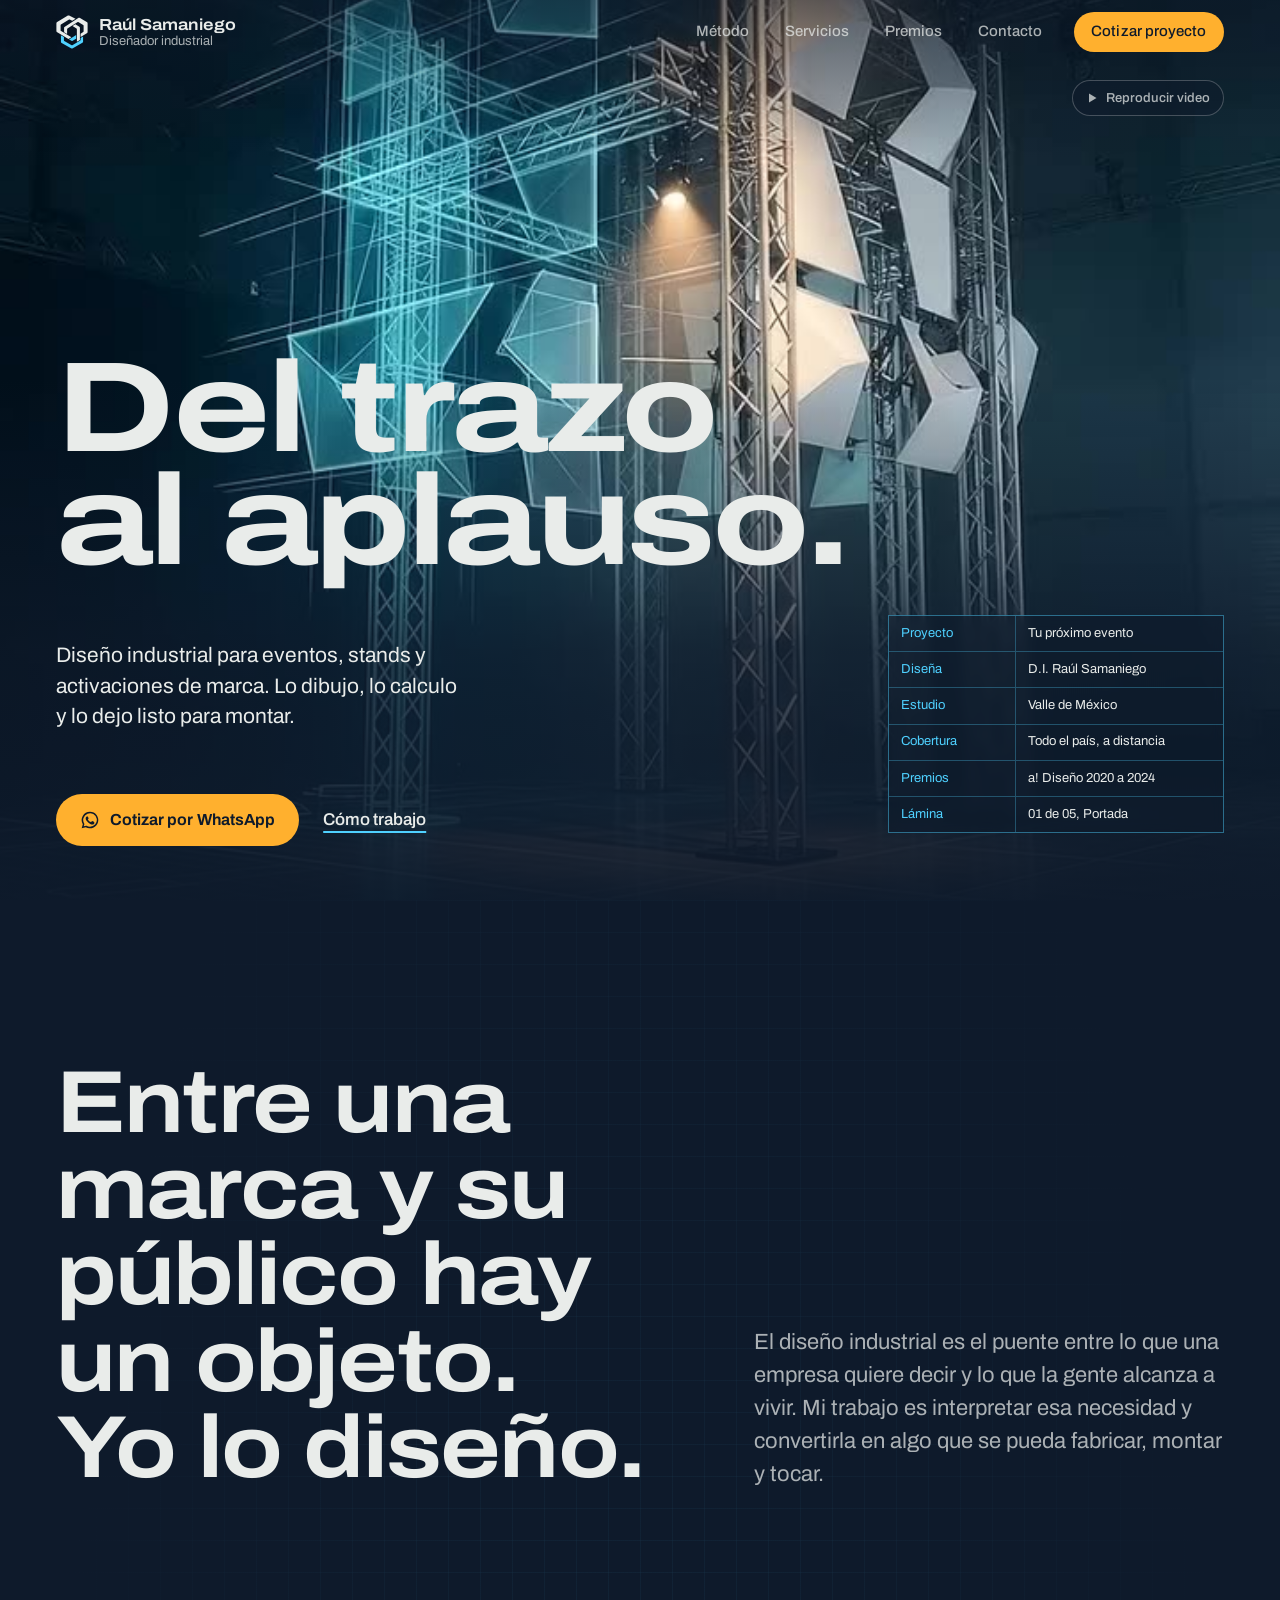
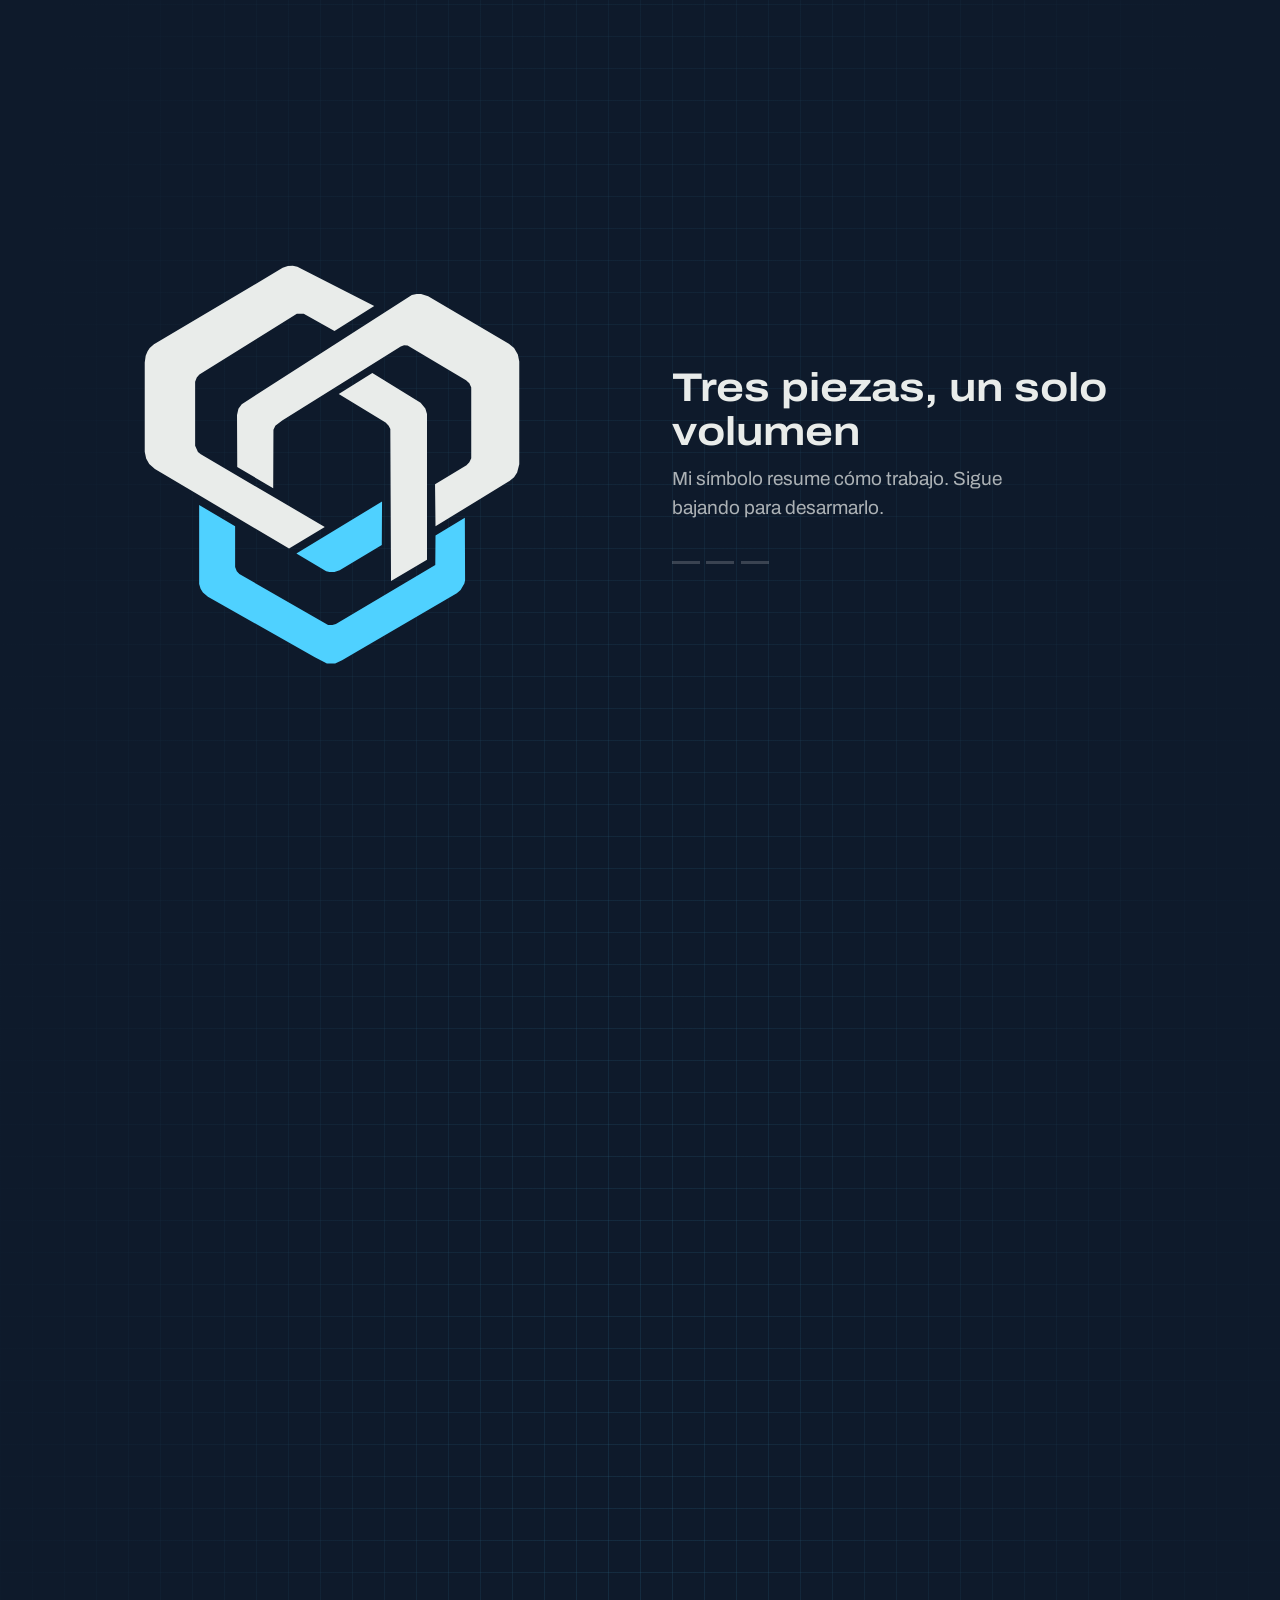
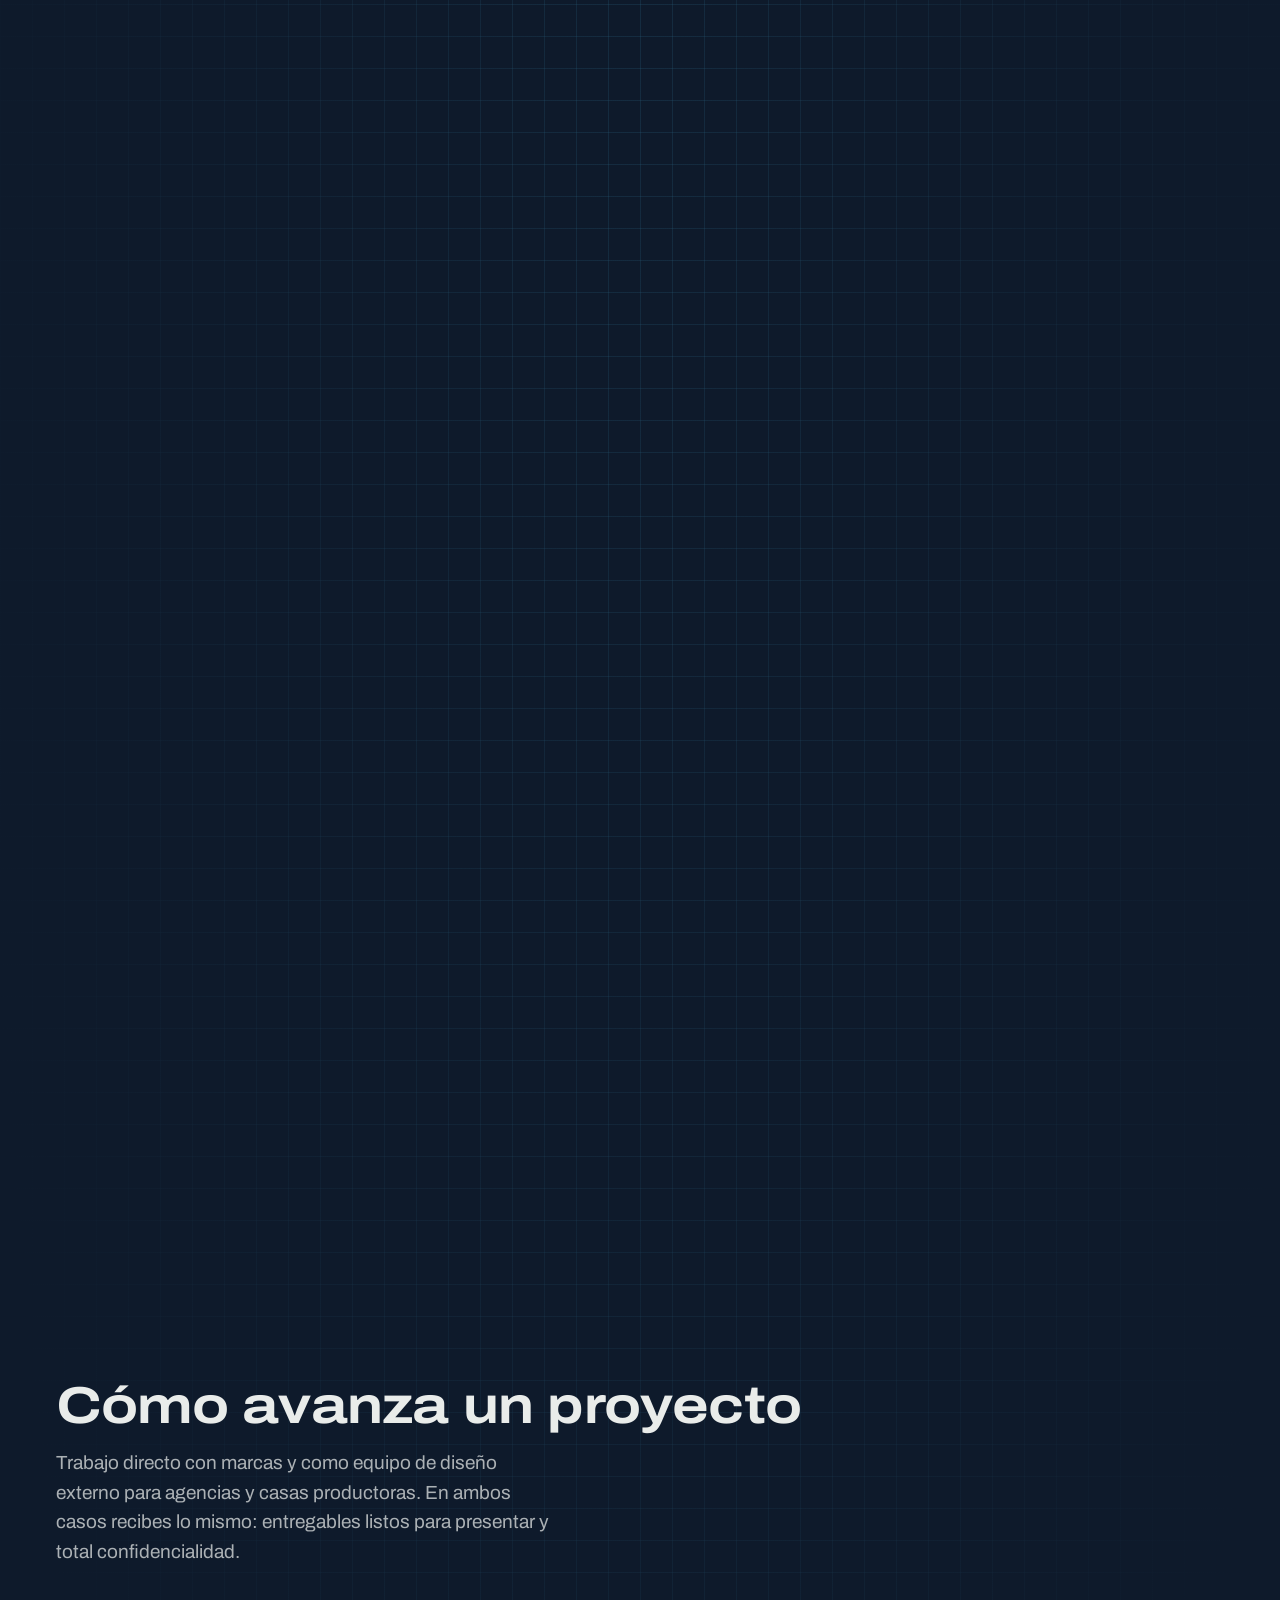
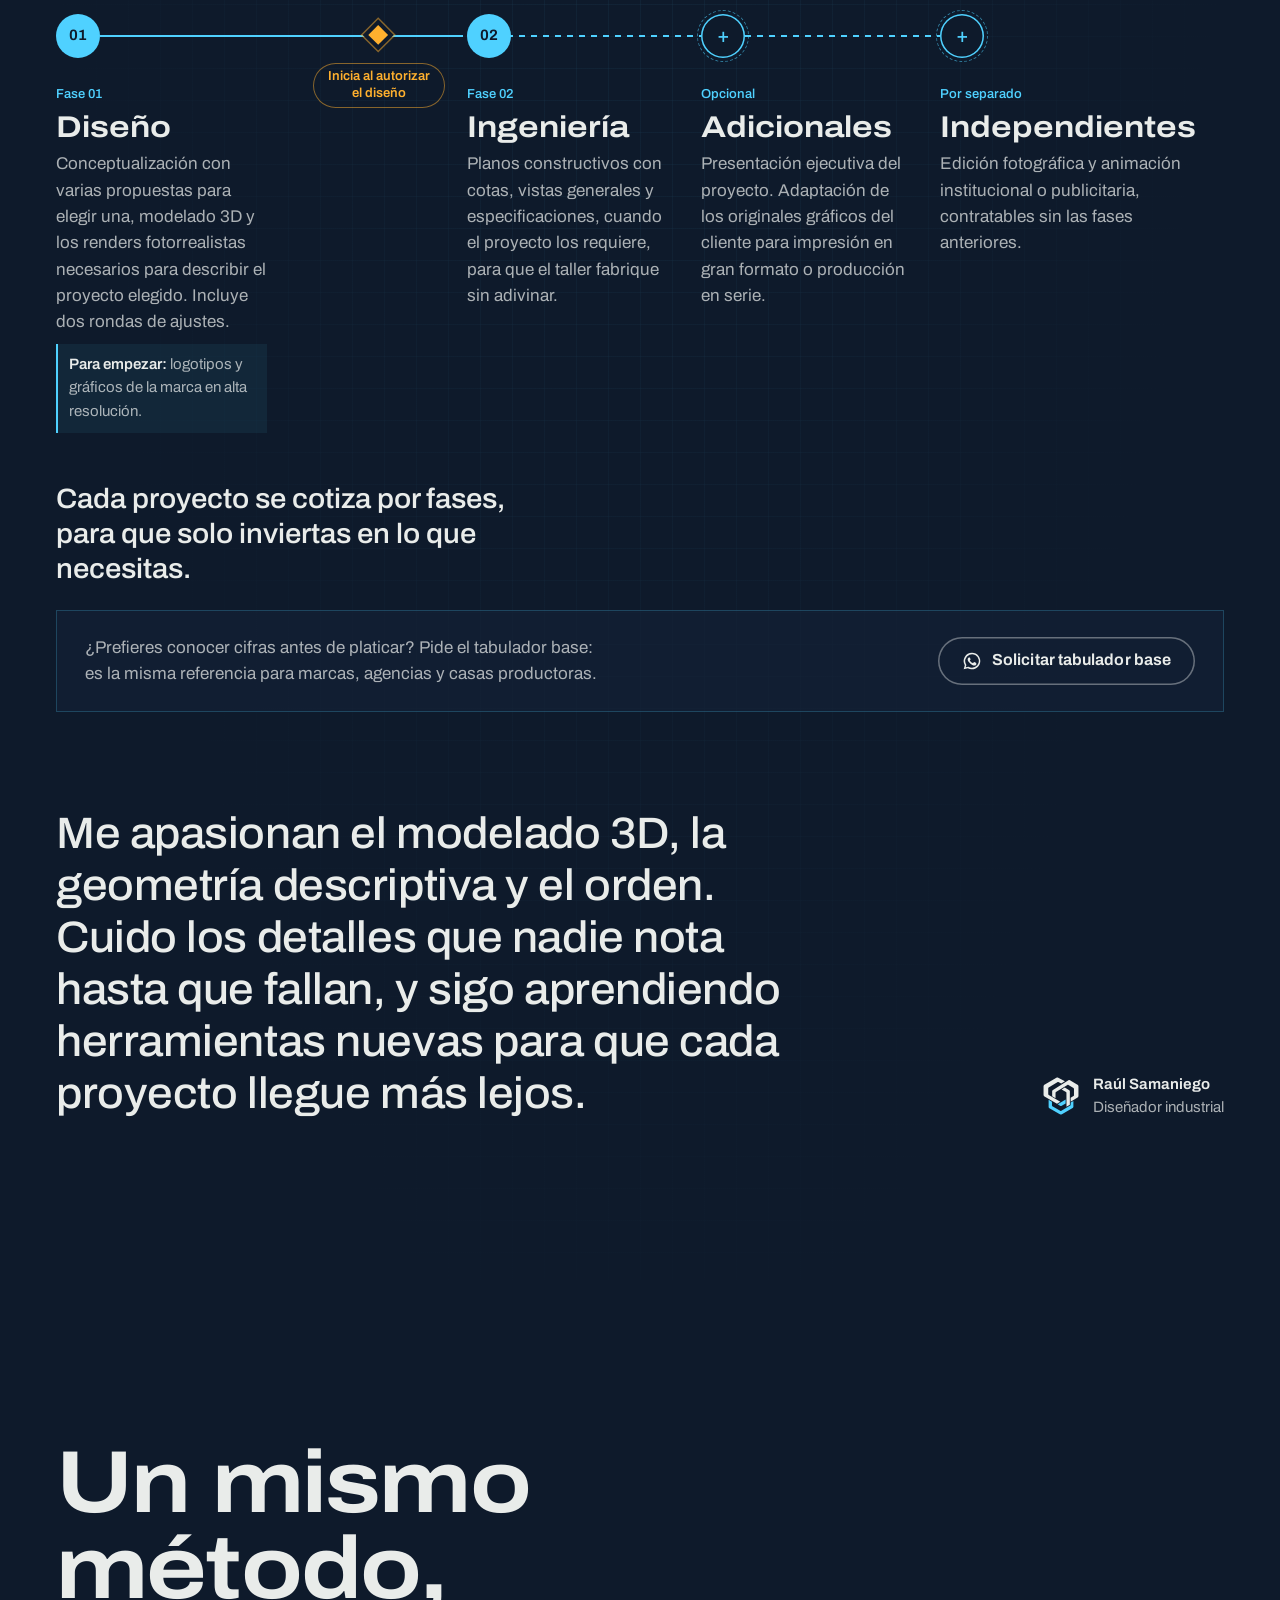
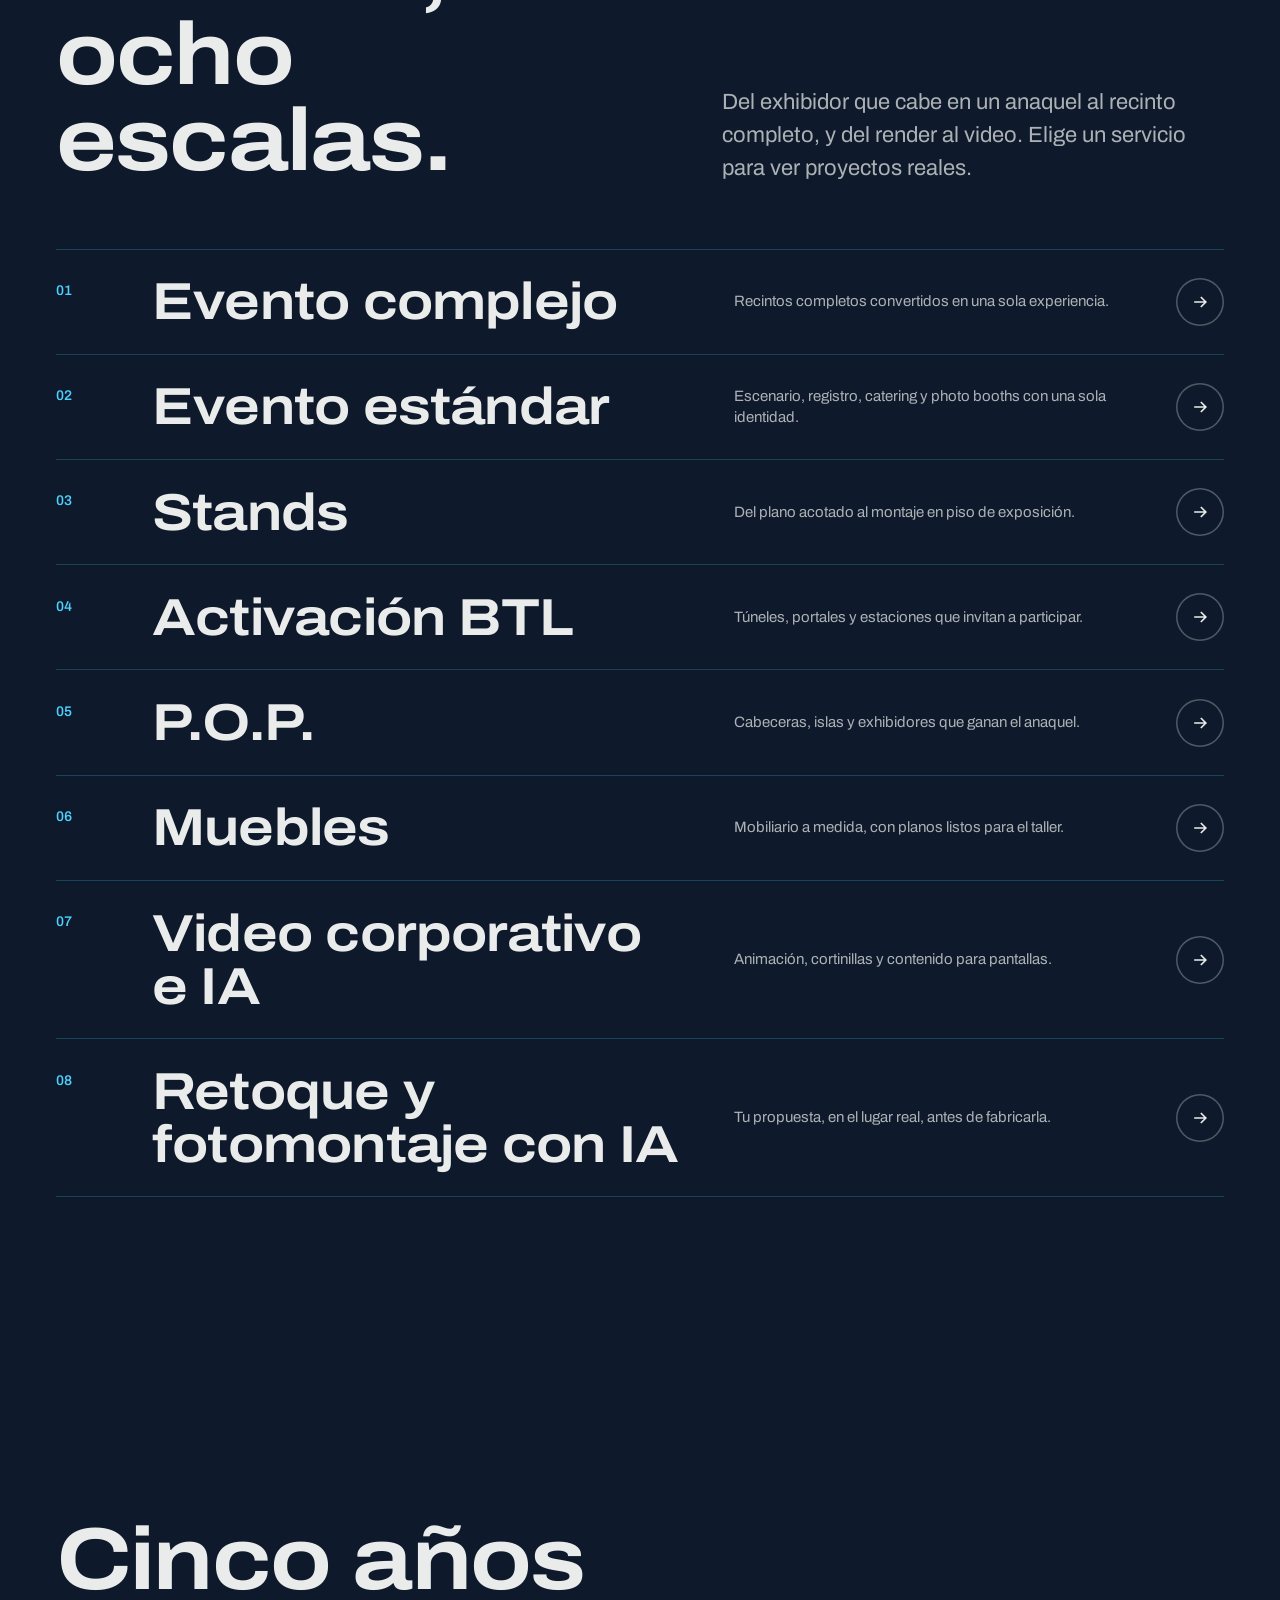
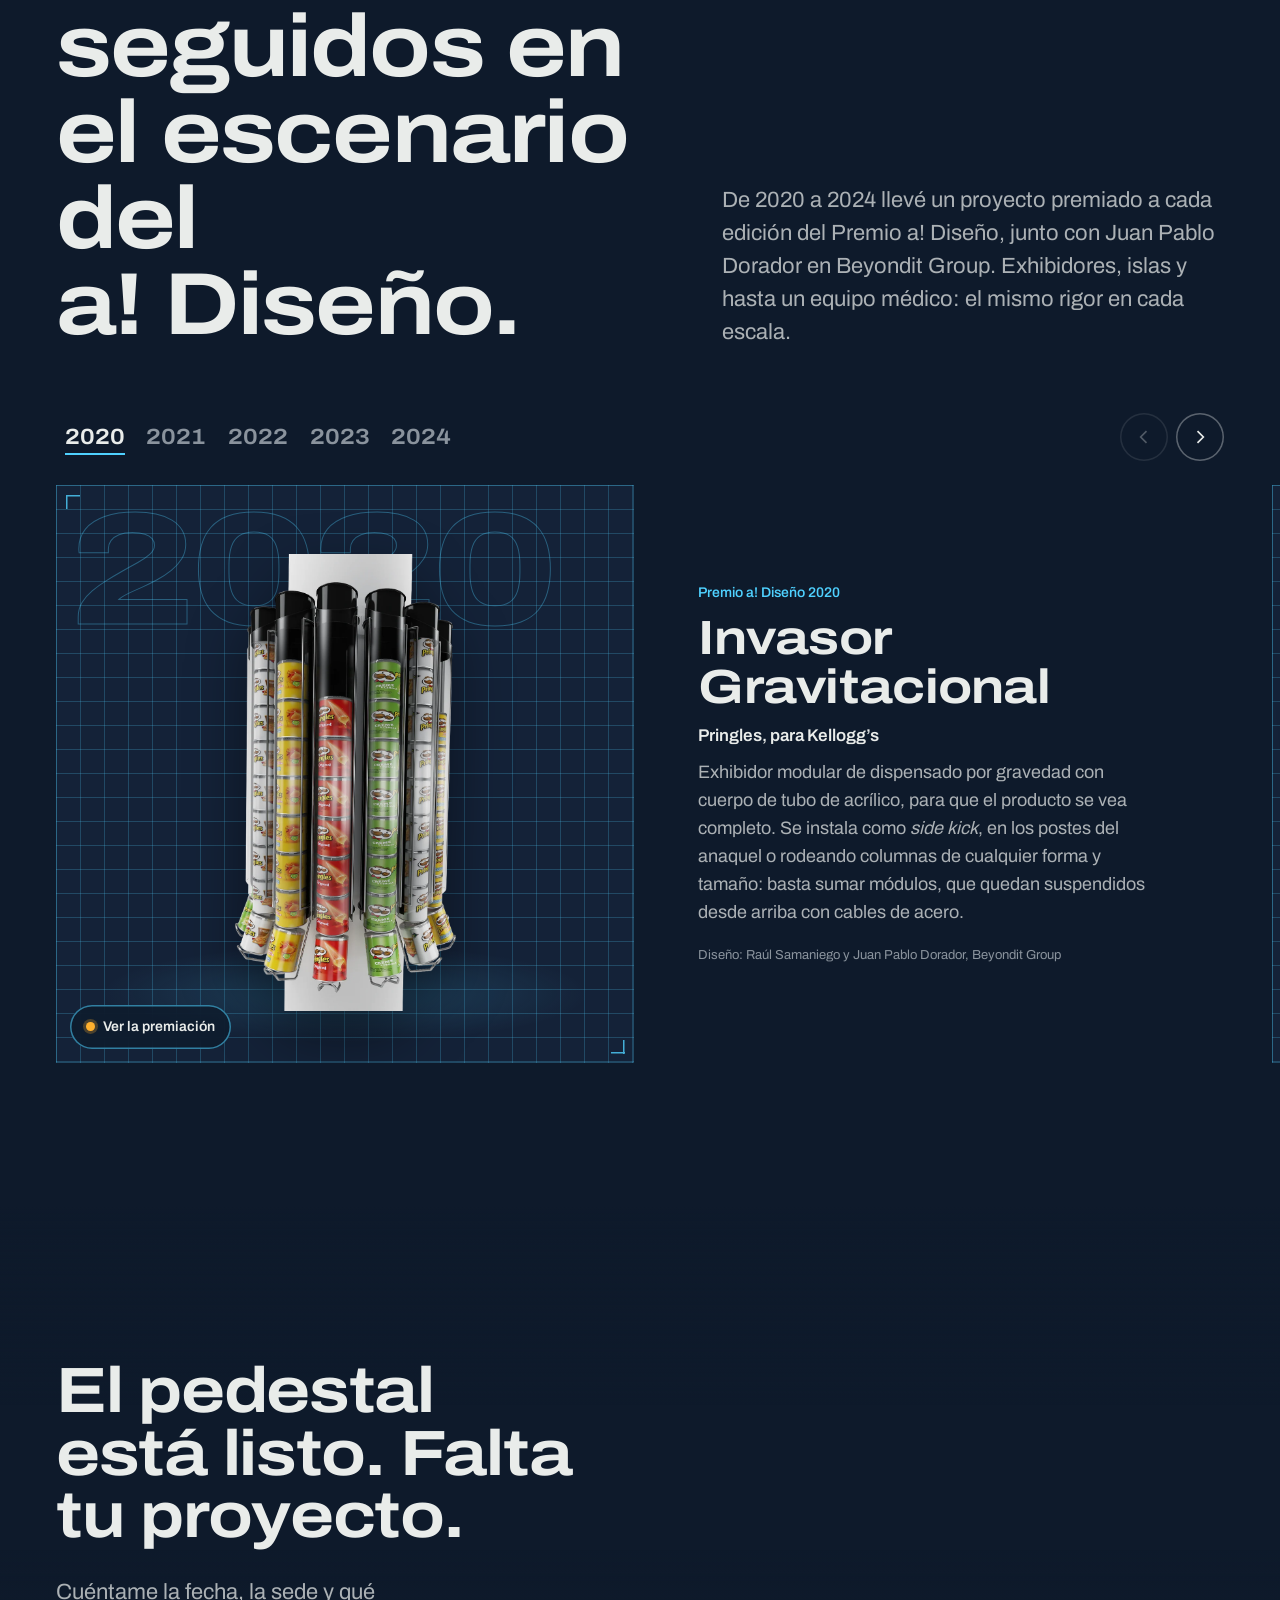
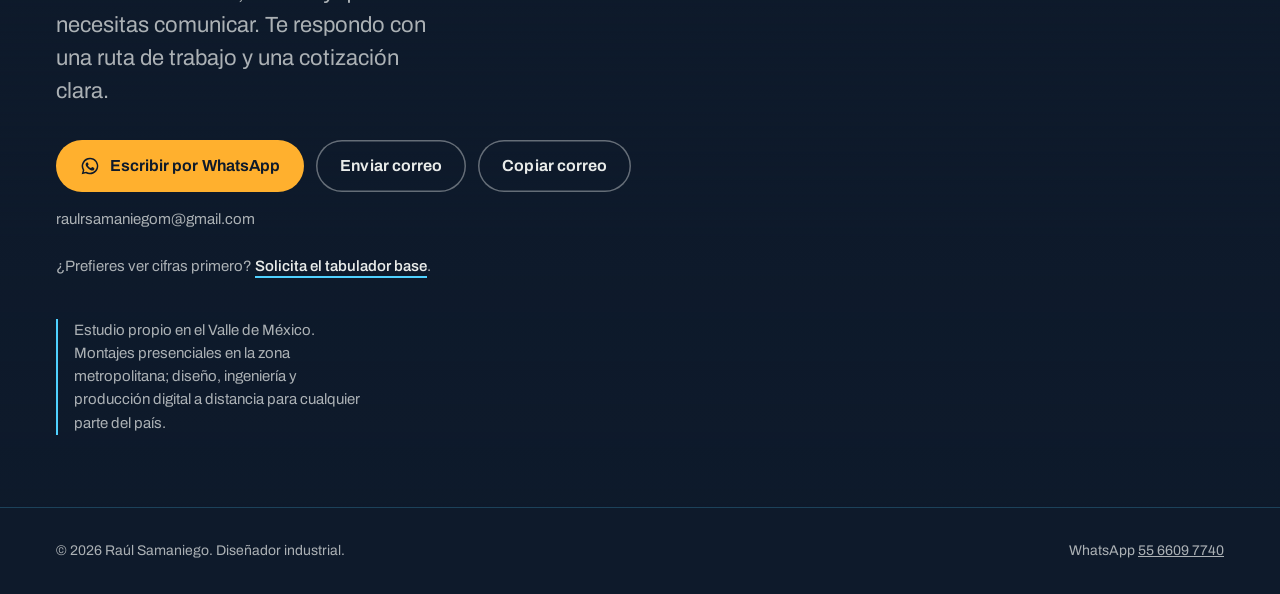
<file: index.html>
<!doctype html>
<html lang="es-MX">
<head>
<meta charset="utf-8">
<meta name="viewport" content="width=device-width, initial-scale=1, viewport-fit=cover">
<title>Raúl Samaniego | Diseñador industrial para eventos, stands y activaciones</title>
<meta name="description" content="Diseño industrial para eventos, stands, activaciones BTL y producción visual con IA. Estudio en el Valle de México con atención a distancia en todo el país.">
<meta name="theme-color" content="#0E1A2B">
<meta property="og:title" content="Raúl Samaniego, diseñador industrial">
<meta property="og:description" content="Del trazo al aplauso: eventos, stands y activaciones diseñados para fabricarse sin adivinar.">
<meta property="og:image" content="assets/img/og.jpg">
<link rel="icon" href="assets/img/logo.svg" type="image/svg+xml">
<link rel="icon" href="assets/img/favicon-32.png" sizes="32x32" type="image/png">
<link rel="apple-touch-icon" href="assets/img/apple-touch-icon.png">
<link rel="preload" as="image" href="assets/img/hero-poster-9x16.jpg" media="(max-aspect-ratio: 1/1)">
<link rel="preload" as="image" href="assets/img/hero-poster-16x9.jpg" media="(min-aspect-ratio: 1/1)">
<link rel="stylesheet" href="assets/css/fonts.css">
<link rel="stylesheet" href="assets/css/main.css">
<script>document.documentElement.classList.add('js')</script>
</head>
<body>
<a class="skip" href="#contenido">Saltar al contenido</a>

<header class="bar" id="bar">
  <div class="bar__in">
    <a class="brand" href="#portada" aria-label="Raúl Samaniego, inicio">
      <img src="assets/img/logo.svg" alt="" width="32" height="34">
      <span><b>Raúl Samaniego</b><small>Diseñador industrial</small></span>
    </a>
    <nav class="nav" aria-label="Principal">
      <a href="#metodo">Método</a>
      <a href="#servicios">Servicios</a>
      <a href="#premios">Premios</a>
      <a href="#contacto">Contacto</a>
      <a class="btn btn--ambar" href="https://wa.me/525566097740?text=Hola%2C%20Ra%C3%BAl.%20Vi%20tu%20sitio%20y%20quiero%20cotizar%20un%20proyecto." target="_blank" rel="noopener">Cotizar proyecto</a>
    </nav>
    <button class="menu-btn" type="button" aria-expanded="false" aria-controls="sheet">Menú</button>
  </div>
</header>

<div class="sheet" id="sheet" role="dialog" aria-modal="true" aria-label="Menú">
  <div class="sheet__top">
    <a class="brand" href="#portada" data-close>
      <img src="assets/img/logo.svg" alt="" width="32" height="34">
      <span><b>Raúl Samaniego</b><small>Diseñador industrial</small></span>
    </a>
    <button class="menu-btn" type="button" data-close>Cerrar</button>
  </div>
  <nav aria-label="Secciones">
    <a href="#portada" data-close><span>01</span>Portada</a>
    <a href="#metodo" data-close><span>02</span>Método</a>
    <a href="#servicios" data-close><span>03</span>Servicios</a>
    <a href="#premios" data-close><span>04</span>Premios</a>
    <a href="#contacto" data-close><span>05</span>Contacto</a>
  </nav>
  <div class="sheet__foot">
    <a class="btn btn--ambar" href="https://wa.me/525566097740?text=Hola%2C%20Ra%C3%BAl.%20Vi%20tu%20sitio%20y%20quiero%20cotizar%20un%20proyecto." target="_blank" rel="noopener"><svg viewBox="0 0 24 24" aria-hidden="true"><path fill="currentColor" d="M12 2a10 10 0 0 0-8.6 15.1L2 22l5-1.3A10 10 0 1 0 12 2Zm0 18.2a8.2 8.2 0 0 1-4.2-1.2l-.3-.2-3 .8.8-2.9-.2-.3A8.2 8.2 0 1 1 12 20.2Zm4.5-6.1c-.2-.1-1.5-.7-1.7-.8-.2-.1-.4-.1-.6.1l-.8 1c-.1.2-.3.2-.5.1a6.7 6.7 0 0 1-3.3-2.9c-.3-.4.2-.4.7-1.3.1-.2 0-.3 0-.4l-.8-1.8c-.2-.5-.4-.4-.6-.4h-.5a1 1 0 0 0-.7.3 3 3 0 0 0-.9 2.2 5.1 5.1 0 0 0 1.1 2.7 11.6 11.6 0 0 0 4.4 3.9c1.6.7 2.3.8 3.1.6.5-.1 1.5-.6 1.7-1.2.2-.6.2-1.1.2-1.2-.1-.1-.3-.2-.5-.3Z"/></svg>Cotizar por WhatsApp</a>
  </div>
</div>

<main id="contenido">

  <section class="hero" id="portada" aria-labelledby="titulo">
    <div class="hero__media" aria-hidden="true">
      <img id="heroPoster" src="assets/img/hero-poster-9x16.jpg" alt="" width="720" height="1280">
      <video id="heroVideo" muted playsinline loop preload="none"
        data-portrait="assets/video/hero-9x16.mp4" data-landscape="assets/video/hero-16x9.mp4"
        data-poster-portrait="assets/img/hero-poster-9x16.jpg" data-poster-landscape="assets/img/hero-poster-16x9.jpg"></video>
    </div>
    <button class="hero__ctl" id="heroCtl" type="button" hidden>
      <svg viewBox="0 0 12 12" aria-hidden="true"><rect x="2" y="1.5" width="2.6" height="9" fill="currentColor"/><rect x="7.4" y="1.5" width="2.6" height="9" fill="currentColor"/></svg>
      <span>Pausar video</span>
    </button>
    <div class="hero__in">
      <h1 class="hero__title" id="titulo"><span>Del trazo</span> <span>al aplauso.</span></h1>
      <p class="hero__lead">Diseño industrial para eventos, stands y activaciones de marca. Lo dibujo, lo calculo y lo dejo listo para montar.</p>
      <div class="hero__actions">
        <a class="btn btn--ambar" href="https://wa.me/525566097740?text=Hola%2C%20Ra%C3%BAl.%20Vi%20tu%20sitio%20y%20quiero%20cotizar%20un%20proyecto." target="_blank" rel="noopener"><svg viewBox="0 0 24 24" aria-hidden="true"><path fill="currentColor" d="M12 2a10 10 0 0 0-8.6 15.1L2 22l5-1.3A10 10 0 1 0 12 2Zm0 18.2a8.2 8.2 0 0 1-4.2-1.2l-.3-.2-3 .8.8-2.9-.2-.3A8.2 8.2 0 1 1 12 20.2Zm4.5-6.1c-.2-.1-1.5-.7-1.7-.8-.2-.1-.4-.1-.6.1l-.8 1c-.1.2-.3.2-.5.1a6.7 6.7 0 0 1-3.3-2.9c-.3-.4.2-.4.7-1.3.1-.2 0-.3 0-.4l-.8-1.8c-.2-.5-.4-.4-.6-.4h-.5a1 1 0 0 0-.7.3 3 3 0 0 0-.9 2.2 5.1 5.1 0 0 0 1.1 2.7 11.6 11.6 0 0 0 4.4 3.9c1.6.7 2.3.8 3.1.6.5-.1 1.5-.6 1.7-1.2.2-.6.2-1.1.2-1.2-.1-.1-.3-.2-.5-.3Z"/></svg>Cotizar por WhatsApp</a>
        <a class="link" href="#metodo">Cómo trabajo</a>
      </div>
      <dl class="cajetin" aria-label="Datos del estudio">
        <div>Proyecto</div><div>Tu próximo evento</div>
        <div>Diseña</div><div>D.I. Raúl Samaniego</div>
        <div>Estudio</div><div>Valle de México</div>
        <div>Cobertura</div><div>Todo el país, a distancia</div>
        <div>Premios</div><div>a!&nbsp;Diseño 2020 a 2024</div>
        <div>Lámina</div><div class="cajetin__sheet" id="lamina">01 de 05, Portada</div>
      </dl>
    </div>
  </section>

  <section class="sec metodo" id="metodo" aria-labelledby="metodo-t">
    <div class="wrap">
      <h2 class="sec__title" id="metodo-t">Entre una marca y su público hay un objeto. Yo lo diseño.</h2>
      <p class="sec__lead">El diseño industrial es el puente entre lo que una empresa quiere decir y lo que la gente alcanza a vivir. Mi trabajo es interpretar esa necesidad y convertirla en algo que se pueda fabricar, montar y tocar.</p>
    </div>

    <div class="triada" id="triada" data-step="0">
      <div class="triada__stage">
        <figure class="triada__fig" id="triadaFig" aria-hidden="true">
          <svg viewBox="212 180 1623 1723" xmlns="http://www.w3.org/2000/svg"><g class="m-marca" fill="#E9ECEA" fill-rule="evenodd"><path d="M858,200 L837,201 L815,209 L271,532 L253,548 L244,561 L236,580 L232,609 L232,986 L238,1015 L251,1038 L275,1059 L842,1395 L993,1304 L469,997 L457,987 L445,961 L445,690 L452,672 L463,660 L875,403 L904,403 L1034,476 L1202,370 L877,204Z"/></g><g class="m-usuario" fill="#E9ECEA" fill-rule="evenodd"><path d="M1194,653 L1052,742 L1250,863 L1263,876 L1270,890 L1273,1533 L1425,1443 L1425,827 L1418,803 L1398,779Z M1809,575 L1793,548 L1771,530 L1430,329 L1400,319 L1381,319 L1361,324 L642,785 L628,805 L622,831 L623,1051 L775,1140 L776,893 L784,876 L813,854 L1314,541 L1328,536 L1343,537 L1590,684 L1604,697 L1612,715 L1612,1014 L1604,1031 L1592,1043 L1459,1124 L1461,1301 L1775,1109 L1793,1094 L1806,1074 L1815,1039 L1815,605Z"/></g><g class="m-diseno" fill="#4FD1FF" fill-rule="evenodd"><path d="M462,1211 L462,1545 L468,1565 L478,1581 L499,1599 L951,1855 L1002,1881 L1037,1881 L1066,1867 L1551,1584 L1567,1571 L1583,1543 L1586,1529 L1585,1265 L1461,1340 L1460,1465 L1040,1714 L1025,1719 L1007,1718 L632,1503 L621,1491 L614,1473 L614,1301Z M1235,1196 L873,1416 L999,1491 L1013,1495 L1034,1495 L1056,1487 L1234,1380Z"/></g></svg>
        </figure>
        <ol class="triada__caps" aria-label="Los tres módulos del símbolo">
          <li data-k="intro" class="is-on"><h3>Tres piezas, un solo volumen</h3><p>Mi símbolo resume cómo trabajo. Sigue bajando para desarmarlo.</p></li>
          <li data-k="marca"><h3>La marca</h3><p>Lo que la empresa necesita comunicar: objetivo, identidad, presupuesto y fecha de entrega.</p></li>
          <li data-k="usuario"><h3>El público</h3><p>Quien recorre el stand, sube al escenario o se detiene frente al exhibidor. Lo que ve, toca y recuerda.</p></li>
          <li data-k="diseno"><h3>El diseño</h3><p>El módulo que sostiene a los otros dos. Traduce la intención en volumen, materiales y planos que un taller puede construir sin adivinar.</p></li>
          <li data-k="cierre"><h3>Cuando las tres encajan, el proyecto se sostiene solo.</h3><p>Ese es el trabajo: que nadie note las uniones.</p></li>
        </ol>
        <ol class="triada__prog" aria-hidden="true"><li></li><li></li><li></li></ol>
      </div>
    </div>

    <div class="wrap fases" aria-labelledby="fases-t">
      <h3 class="fases__t" id="fases-t">Cómo avanza un proyecto</h3>
      <p class="fases__intro">Trabajo directo con marcas y como equipo de diseño externo para agencias y casas productoras. En ambos casos recibes lo mismo: entregables listos para presentar y total confidencialidad.</p>
      <ol class="ruta">
        <li class="etapa">
          <span class="etapa__n" aria-hidden="true">01</span>
          <div class="etapa__c">
            <p class="etapa__k">Fase 01</p>
            <h4>Diseño</h4>
            <p>Conceptualización con varias propuestas para elegir una, modelado 3D y los renders fotorrealistas necesarios para describir el proyecto elegido. Incluye dos rondas de ajustes.</p>
            <p class="etapa__req"><b>Para empezar:</b> logotipos y gráficos de la marca en alta resolución.</p>
          </div>
        </li>
        <li class="control"><span>Inicia al autorizar el diseño</span></li>
        <li class="etapa">
          <span class="etapa__n" aria-hidden="true">02</span>
          <div class="etapa__c">
            <p class="etapa__k">Fase 02</p>
            <h4>Ingeniería</h4>
            <p>Planos constructivos con cotas, vistas generales y especificaciones, cuando el proyecto los requiere, para que el taller fabrique sin adivinar.</p>
          </div>
        </li>
        <li class="etapa is-opc">
          <span class="etapa__n" aria-hidden="true">+</span>
          <div class="etapa__c">
            <p class="etapa__k">Opcional</p>
            <h4>Adicionales</h4>
            <p>Presentación ejecutiva del proyecto. Adaptación de los originales gráficos del cliente para impresión en gran formato o producción en serie.</p>
          </div>
        </li>
        <li class="etapa is-opc">
          <span class="etapa__n" aria-hidden="true">+</span>
          <div class="etapa__c">
            <p class="etapa__k">Por separado</p>
            <h4>Independientes</h4>
            <p>Edición fotográfica y animación institucional o publicitaria, contratables sin las fases anteriores.</p>
          </div>
        </li>
      </ol>
      <p class="fases__cierre">Cada proyecto se cotiza por fases, para que solo inviertas en lo que necesitas.</p>
      <div class="tabulador">
        <p>¿Prefieres conocer cifras antes de platicar? Pide el tabulador base: es la misma referencia para marcas, agencias y casas productoras.</p>
        <a class="btn btn--linea" href="https://wa.me/525566097740?text=Hola%2C%20Ra%C3%BAl.%20Me%20gustar%C3%ADa%20recibir%20tu%20tabulador%20base.%20Te%20escribo%20de%20parte%20de%3A%20" target="_blank" rel="noopener"><svg viewBox="0 0 24 24" aria-hidden="true"><path fill="currentColor" d="M12 2a10 10 0 0 0-8.6 15.1L2 22l5-1.3A10 10 0 1 0 12 2Zm0 18.2a8.2 8.2 0 0 1-4.2-1.2l-.3-.2-3 .8.8-2.9-.2-.3A8.2 8.2 0 1 1 12 20.2Zm4.5-6.1c-.2-.1-1.5-.7-1.7-.8-.2-.1-.4-.1-.6.1l-.8 1c-.1.2-.3.2-.5.1a6.7 6.7 0 0 1-3.3-2.9c-.3-.4.2-.4.7-1.3.1-.2 0-.3 0-.4l-.8-1.8c-.2-.5-.4-.4-.6-.4h-.5a1 1 0 0 0-.7.3 3 3 0 0 0-.9 2.2 5.1 5.1 0 0 0 1.1 2.7 11.6 11.6 0 0 0 4.4 3.9c1.6.7 2.3.8 3.1.6.5-.1 1.5-.6 1.7-1.2.2-.6.2-1.1.2-1.2-.1-.1-.3-.2-.5-.3Z"/></svg>Solicitar tabulador base</a>
      </div>
    </div>

    <div class="wrap filosofia">
      <blockquote>
        <p>Me apasionan el modelado 3D, la geometría descriptiva y el orden. Cuido los detalles que nadie nota hasta que fallan, y sigo aprendiendo herramientas nuevas para que cada proyecto llegue más lejos.</p>
      </blockquote>
      <div class="firma">
        <img src="assets/img/logo.svg" alt="" width="36" height="38">
        <span><b>Raúl Samaniego</b>Diseñador industrial</span>
      </div>
    </div>
  </section>


  <section class="sec servicios" id="servicios" aria-labelledby="servicios-t">
    <div class="wrap servicios__head">
      <h2 class="sec__title" id="servicios-t">Un mismo método, ocho escalas.</h2>
      <p class="sec__lead">Del exhibidor que cabe en un anaquel al recinto completo, y del render al video. Elige un servicio para ver proyectos reales.</p>
    </div>
    <div class="wrap">
      <ol class="sv-list">
        <li><a class="sv-row" href="servicio-evento-complejo.html" data-preview="assets/img/servicios/evento-complejo/skandia-vista-01-800.webp">
          <span class="sv-row__n">01</span>
          <span class="sv-row__txt"><span class="sv-row__name">Evento complejo</span><span class="sv-row__short">Recintos completos convertidos en una sola experiencia.</span></span>
          <picture class="sv-row__img"><source type="image/webp" srcset="assets/img/servicios/evento-complejo/skandia-vista-01-800.webp 800w, assets/img/servicios/evento-complejo/skandia-vista-01-1600.webp 1600w" sizes="(min-width: 60rem) 1px, 6rem"><img src="assets/img/servicios/evento-complejo/skandia-vista-01-800.jpg" alt="" width="800" height="447" loading="lazy" decoding="async"></picture>
          <span class="sv-row__go"><svg viewBox="0 0 24 24" aria-hidden="true"><path d="M5 12h13M13 6l6 6-6 6" fill="none" stroke="currentColor" stroke-width="2"/></svg></span>
        </a></li>
        <li><a class="sv-row" href="servicio-evento-estandar.html" data-preview="assets/img/servicios/evento-estandar/lyncott-mesa-sana-800.webp">
          <span class="sv-row__n">02</span>
          <span class="sv-row__txt"><span class="sv-row__name">Evento estándar</span><span class="sv-row__short">Escenario, registro, catering y photo booths con una sola identidad.</span></span>
          <picture class="sv-row__img"><source type="image/webp" srcset="assets/img/servicios/evento-estandar/lyncott-mesa-sana-800.webp 800w, assets/img/servicios/evento-estandar/lyncott-mesa-sana-1600.webp 1600w" sizes="(min-width: 60rem) 1px, 6rem"><img src="assets/img/servicios/evento-estandar/lyncott-mesa-sana-800.jpg" alt="" width="800" height="450" loading="lazy" decoding="async"></picture>
          <span class="sv-row__go"><svg viewBox="0 0 24 24" aria-hidden="true"><path d="M5 12h13M13 6l6 6-6 6" fill="none" stroke="currentColor" stroke-width="2"/></svg></span>
        </a></li>
        <li><a class="sv-row" href="servicio-stands.html" data-preview="assets/img/servicios/stands/render-stand-flanax-800.webp">
          <span class="sv-row__n">03</span>
          <span class="sv-row__txt"><span class="sv-row__name">Stands</span><span class="sv-row__short">Del plano acotado al montaje en piso de exposición.</span></span>
          <picture class="sv-row__img"><source type="image/webp" srcset="assets/img/servicios/stands/render-stand-flanax-800.webp 800w, assets/img/servicios/stands/render-stand-flanax-1600.webp 1318w" sizes="(min-width: 60rem) 1px, 6rem"><img src="assets/img/servicios/stands/render-stand-flanax-800.png" alt="" width="800" height="874" loading="lazy" decoding="async"></picture>
          <span class="sv-row__go"><svg viewBox="0 0 24 24" aria-hidden="true"><path d="M5 12h13M13 6l6 6-6 6" fill="none" stroke="currentColor" stroke-width="2"/></svg></span>
        </a></li>
        <li><a class="sv-row" href="servicio-activacion-btl.html" data-preview="assets/img/servicios/activacion-btl/tunel-adidas-800.webp">
          <span class="sv-row__n">04</span>
          <span class="sv-row__txt"><span class="sv-row__name">Activación BTL</span><span class="sv-row__short">Túneles, portales y estaciones que invitan a participar.</span></span>
          <picture class="sv-row__img"><source type="image/webp" srcset="assets/img/servicios/activacion-btl/tunel-adidas-800.webp 800w, assets/img/servicios/activacion-btl/tunel-adidas-1600.webp 1600w" sizes="(min-width: 60rem) 1px, 6rem"><img src="assets/img/servicios/activacion-btl/tunel-adidas-800.jpg" alt="" width="800" height="447" loading="lazy" decoding="async"></picture>
          <span class="sv-row__go"><svg viewBox="0 0 24 24" aria-hidden="true"><path d="M5 12h13M13 6l6 6-6 6" fill="none" stroke="currentColor" stroke-width="2"/></svg></span>
        </a></li>
        <li><a class="sv-row" href="servicio-pop.html" data-preview="assets/img/servicios/pop/isla-vida-r2-800.webp">
          <span class="sv-row__n">05</span>
          <span class="sv-row__txt"><span class="sv-row__name">P.O.P.</span><span class="sv-row__short">Cabeceras, islas y exhibidores que ganan el anaquel.</span></span>
          <picture class="sv-row__img"><source type="image/webp" srcset="assets/img/servicios/pop/isla-vida-r2-800.webp 800w, assets/img/servicios/pop/isla-vida-r2-1600.webp 1600w" sizes="(min-width: 60rem) 1px, 6rem"><img src="assets/img/servicios/pop/isla-vida-r2-800.png" alt="" width="800" height="1062" loading="lazy" decoding="async"></picture>
          <span class="sv-row__go"><svg viewBox="0 0 24 24" aria-hidden="true"><path d="M5 12h13M13 6l6 6-6 6" fill="none" stroke="currentColor" stroke-width="2"/></svg></span>
        </a></li>
        <li><a class="sv-row" href="servicio-muebles.html" data-preview="assets/img/servicios/muebles/foto-mesa-biomorfica-y-silla-bucket-03-800.webp">
          <span class="sv-row__n">06</span>
          <span class="sv-row__txt"><span class="sv-row__name">Muebles</span><span class="sv-row__short">Mobiliario a medida, con planos listos para el taller.</span></span>
          <picture class="sv-row__img"><source type="image/webp" srcset="assets/img/servicios/muebles/foto-mesa-biomorfica-y-silla-bucket-03-800.webp 800w, assets/img/servicios/muebles/foto-mesa-biomorfica-y-silla-bucket-03-1600.webp 1448w" sizes="(min-width: 60rem) 1px, 6rem"><img src="assets/img/servicios/muebles/foto-mesa-biomorfica-y-silla-bucket-03-800.jpg" alt="" width="800" height="600" loading="lazy" decoding="async"></picture>
          <span class="sv-row__go"><svg viewBox="0 0 24 24" aria-hidden="true"><path d="M5 12h13M13 6l6 6-6 6" fill="none" stroke="currentColor" stroke-width="2"/></svg></span>
        </a></li>
        <li><a class="sv-row" href="servicio-video-ia.html" data-preview="assets/img/servicios/video-ia/cortinilla-actinver-intro-poster.webp">
          <span class="sv-row__n">07</span>
          <span class="sv-row__txt"><span class="sv-row__name">Video corporativo e IA</span><span class="sv-row__short">Animación, cortinillas y contenido para pantallas.</span></span>
          <picture class="sv-row__img"><source type="image/webp" srcset="assets/img/servicios/video-ia/cortinilla-actinver-intro-poster.webp"><img src="assets/img/servicios/video-ia/cortinilla-actinver-intro-poster.jpg" alt="" width="1280" height="720" loading="lazy" decoding="async"></picture>
          <span class="sv-row__go"><svg viewBox="0 0 24 24" aria-hidden="true"><path d="M5 12h13M13 6l6 6-6 6" fill="none" stroke="currentColor" stroke-width="2"/></svg></span>
        </a></li>
        <li><a class="sv-row" href="servicio-retoque-ia.html" data-preview="assets/img/servicios/retoque-ia/mary-kay-04-800.webp">
          <span class="sv-row__n">08</span>
          <span class="sv-row__txt"><span class="sv-row__name">Retoque y fotomontaje con IA</span><span class="sv-row__short">Tu propuesta, en el lugar real, antes de fabricarla.</span></span>
          <picture class="sv-row__img"><source type="image/webp" srcset="assets/img/servicios/retoque-ia/mary-kay-04-800.webp 800w, assets/img/servicios/retoque-ia/mary-kay-04-1600.webp 1600w" sizes="(min-width: 60rem) 1px, 6rem"><img src="assets/img/servicios/retoque-ia/mary-kay-04-800.jpg" alt="" width="800" height="597" loading="lazy" decoding="async"></picture>
          <span class="sv-row__go"><svg viewBox="0 0 24 24" aria-hidden="true"><path d="M5 12h13M13 6l6 6-6 6" fill="none" stroke="currentColor" stroke-width="2"/></svg></span>
        </a></li>
      </ol>
    </div>
    <div class="sv-float" aria-hidden="true"><img alt=""></div>
  </section>


  <section class="sec premios" id="premios" aria-labelledby="premios-t">
    <div class="wrap premios__head">
      <h2 class="sec__title" id="premios-t">Cinco años seguidos en el escenario del a!&nbsp;Diseño.</h2>
      <p class="sec__lead">De 2020 a 2024 llevé un proyecto premiado a cada edición del Premio a!&nbsp;Diseño, junto con Juan Pablo Dorador en Beyondit Group. Exhibidores, islas y hasta un equipo médico: el mismo rigor en cada escala.</p>
    </div>
    <div class="wrap premios__bar">
      <div class="anios" role="group" aria-label="Elegir año"><button type="button" class="anios__b" data-i="0" aria-controls="p-2020" aria-current="true">2020</button><button type="button" class="anios__b" data-i="1" aria-controls="p-2021">2021</button><button type="button" class="anios__b" data-i="2" aria-controls="p-2022">2022</button><button type="button" class="anios__b" data-i="3" aria-controls="p-2023">2023</button><button type="button" class="anios__b" data-i="4" aria-controls="p-2024">2024</button></div>
      <div class="premios__flechas">
        <button type="button" class="flecha" data-dir="-1" aria-label="Premio anterior"><svg viewBox="0 0 24 24" aria-hidden="true"><path d="M15 5l-7 7 7 7" fill="none" stroke="currentColor" stroke-width="2"/></svg></button>
        <button type="button" class="flecha" data-dir="1" aria-label="Premio siguiente"><svg viewBox="0 0 24 24" aria-hidden="true"><path d="M9 5l7 7-7 7" fill="none" stroke="currentColor" stroke-width="2"/></svg></button>
      </div>
    </div>
    <div class="pista" id="pista">
      <article class="premio" id="p-2020" aria-label="2020, Invasor Gravitacional">
        <div class="premio__fig" data-view="render">
          <span class="premio__num" aria-hidden="true">2020</span>
          <picture class="premio__render">
            <source type="image/webp" srcset="assets/img/premios/render-2020.webp">
            <img src="assets/img/premios/render-2020.png" alt="Render del Invasor Gravitacional: tubos de acrílico con latas de Pringles montados alrededor de una columna" width="677" height="1400" loading="lazy" decoding="async">
          </picture>
          <figure class="premio__noche" aria-hidden="true">
            <picture>
              <source type="image/webp" srcset="assets/img/premios/noche-2020.webp">
              <img src="assets/img/premios/noche-2020.jpg" alt="Premiación a!&nbsp;Diseño 2020" width="1082" height="790" loading="lazy" decoding="async">
            </picture>
            <figcaption>Premiación a!&nbsp;Diseño 2020, Invasor Gravitacional</figcaption>
          </figure>
          <button type="button" class="premio__toggle" aria-pressed="false"><span>Ver la premiación</span></button>
        </div>
        <div class="premio__txt">
          <p class="premio__meta">Premio a!&nbsp;Diseño 2020</p>
          <h3>Invasor Gravitacional</h3>
          <p class="premio__cliente">Pringles, para Kellogg’s</p>
          <p class="premio__desc">Exhibidor modular de dispensado por gravedad con cuerpo de tubo de acrílico, para que el producto se vea completo. Se instala como <i>side kick</i>, en los postes del anaquel o rodeando columnas de cualquier forma y tamaño: basta sumar módulos, que quedan suspendidos desde arriba con cables de acero.</p>
          
          <p class="premio__cred">Diseño: Raúl Samaniego y Juan Pablo Dorador, Beyondit Group</p>
        </div>
      </article>
      <article class="premio" id="p-2021" aria-label="2021, S.A.R.A.">
        <div class="premio__fig" data-view="render">
          <span class="premio__num" aria-hidden="true">2021</span>
          <picture class="premio__render">
            <source type="image/webp" srcset="assets/img/premios/render-2021.webp">
            <img src="assets/img/premios/render-2021.png" alt="Render de la carcasa del respirador S.A.R.A.: cuerpo gris con paneles azules y asas tubulares" width="1326" height="1335" loading="lazy" decoding="async">
          </picture>
          <figure class="premio__noche" aria-hidden="true">
            <picture>
              <source type="image/webp" srcset="assets/img/premios/noche-2021.webp">
              <img src="assets/img/premios/noche-2021.jpg" alt="Premiación a!&nbsp;Diseño 2021" width="1100" height="771" loading="lazy" decoding="async">
            </picture>
            <figcaption>Premiación a!&nbsp;Diseño 2021, S.A.R.A.</figcaption>
          </figure>
          <button type="button" class="premio__toggle" aria-pressed="false"><span>Ver la premiación</span></button>
        </div>
        <div class="premio__txt">
          <p class="premio__meta">Premio a!&nbsp;Diseño 2021</p>
          <h3>S.A.R.A.<span class="premio__sub">Sistema Auxiliar de Respiración Asistida</span></h3>
          <p class="premio__cliente">UNAM</p>
          <p class="premio__desc">Carcasa patentada para el equipo de respiración asistida que la UNAM desarrolló ante la emergencia por COVID-19. Un proyecto ampliamente reconocido en la industria:</p>
          <ul class="premio__extra" aria-label="Reconocimientos"><li>Primer lugar, Premio a!&nbsp;Diseño</li><li>Mención Honorífica, Diseña MX</li><li>Finalista, Desafío Latinoamericano (Chile)</li></ul>
          <p class="premio__cred">Diseño: Raúl Samaniego y Juan Pablo Dorador, Beyondit Group</p>
        </div>
      </article>
      <article class="premio" id="p-2022" aria-label="2022, Roadshow Dolce Gusto">
        <div class="premio__fig" data-view="render">
          <span class="premio__num" aria-hidden="true">2022</span>
          <picture class="premio__render">
            <source type="image/webp" srcset="assets/img/premios/render-2022.webp">
            <img src="assets/img/premios/render-2022.png" alt="Render de la isla Dolce Gusto: arco con muro de cápsulas en rombo, barra curva de degustación y tótem digital" width="973" height="1002" loading="lazy" decoding="async">
          </picture>
          <figure class="premio__noche" aria-hidden="true">
            <picture>
              <source type="image/webp" srcset="assets/img/premios/noche-2022.webp">
              <img src="assets/img/premios/noche-2022.jpg" alt="Premiación a!&nbsp;Diseño 2022" width="718" height="1100" loading="lazy" decoding="async">
            </picture>
            <figcaption>Premiación a!&nbsp;Diseño 2022, Roadshow Dolce Gusto</figcaption>
          </figure>
          <button type="button" class="premio__toggle" aria-pressed="false"><span>Ver la premiación</span></button>
        </div>
        <div class="premio__txt">
          <p class="premio__meta">Premio a!&nbsp;Diseño 2022</p>
          <h3>Roadshow Dolce Gusto</h3>
          <p class="premio__cliente">Nescafé Dolce Gusto, para Nestlé</p>
          <p class="premio__desc">Isla itinerante pensada para detener el paso e invitar a la degustación, con un entorno sobrio que subraya el carácter premium de la marca. Integra zonas protagónicas para las máquinas, el portafolio completo de cápsulas, almacenamiento oculto para consumibles y un área de trabajo ergonómica para el demostrador.</p>
          
          <p class="premio__cred">Diseño: Raúl Samaniego y Juan Pablo Dorador, Beyondit Group</p>
        </div>
      </article>
      <article class="premio" id="p-2023" aria-label="2023, Exhibidor Gravitacional">
        <div class="premio__fig" data-view="render">
          <span class="premio__num" aria-hidden="true">2023</span>
          <picture class="premio__render">
            <source type="image/webp" srcset="assets/img/premios/render-2023.webp">
            <img src="assets/img/premios/render-2023.png" alt="Render del exhibidor gravitacional de Atún Dolores: tubo de acrílico con diez latas y bandeja de alambre" width="249" height="1024" loading="lazy" decoding="async">
          </picture>
          <figure class="premio__noche" aria-hidden="true">
            <picture>
              <source type="image/webp" srcset="assets/img/premios/noche-2023.webp">
              <img src="assets/img/premios/noche-2023.jpg" alt="Premiación a!&nbsp;Diseño 2023" width="880" height="1100" loading="lazy" decoding="async">
            </picture>
            <figcaption>Premiación a!&nbsp;Diseño 2023, Exhibidor Gravitacional</figcaption>
          </figure>
          <button type="button" class="premio__toggle" aria-pressed="false"><span>Ver la premiación</span></button>
        </div>
        <div class="premio__txt">
          <p class="premio__meta">Premio a!&nbsp;Diseño 2023</p>
          <h3>Exhibidor Gravitacional</h3>
          <p class="premio__cliente">Atún Dolores, para Grupo Pinsa</p>
          <p class="premio__desc">Diez latas al alcance de la mano en el anaquel de otra categoría, junto al pan o la mayonesa, justo donde nace la compra por impulso. Tubo central de acrílico cristal y alambre electropintado, fijado con una prensa posterior. Con solo cambiar el color del alambre y el branding, la misma pieza sirve a Dolores, El Dorado o Mazatún.</p>
          
          <p class="premio__cred">Diseño: Raúl Samaniego y Juan Pablo Dorador, Beyondit Group</p>
        </div>
      </article>
      <article class="premio" id="p-2024" aria-label="2024, Fábrica de M&M’s">
        <div class="premio__fig" data-view="render">
          <span class="premio__num" aria-hidden="true">2024</span>
          <picture class="premio__render">
            <source type="image/webp" srcset="assets/img/premios/render-2024.webp">
            <img src="assets/img/premios/render-2024.png" alt="Render de la isla Fábrica de M&M’s: módulo amarillo con dispensadores de dulces, tuberías y personajes de la marca" width="1229" height="1400" loading="lazy" decoding="async">
          </picture>
          <figure class="premio__noche" aria-hidden="true">
            <picture>
              <source type="image/webp" srcset="assets/img/premios/noche-2024.webp">
              <img src="assets/img/premios/noche-2024.jpg" alt="Premiación a!&nbsp;Diseño 2024" width="880" height="1100" loading="lazy" decoding="async">
            </picture>
            <figcaption>Premiación a!&nbsp;Diseño 2024, Fábrica de M&M’s</figcaption>
          </figure>
          <button type="button" class="premio__toggle" aria-pressed="false"><span>Ver la premiación</span></button>
        </div>
        <div class="premio__txt">
          <p class="premio__meta">Premio a!&nbsp;Diseño 2024</p>
          <h3>Fábrica de M&M’s</h3>
          <p class="premio__cliente">M&M’s, para Mars</p>
          <p class="premio__desc">Una isla 360 que convierte el punto de venta en la fábrica de chocolate donde nacen los M&M’s, en la línea de la tienda de Las Vegas. Techo con fuerte presencia de marca, botones luminosos, <i>stoppers</i> y los personajes de siempre como anfitriones.</p>
          
          <p class="premio__cred">Diseño: Raúl Samaniego y Juan Pablo Dorador, Beyondit Group</p>
        </div>
      </article>
    </div>
  </section>

  <section class="contacto" id="contacto" aria-labelledby="contacto-t">
    <picture class="contacto__img">
      <source media="(max-aspect-ratio: 1/1)" type="image/webp" srcset="assets/img/cierre-9x16-900.webp">
      <source media="(max-aspect-ratio: 1/1)" srcset="assets/img/cierre-9x16-900.jpg">
      <source type="image/webp" srcset="assets/img/cierre-16x9-1200.webp 1200w, assets/img/cierre-16x9-1920.webp 1920w" sizes="100vw">
      <img src="assets/img/cierre-16x9-1920.jpg" srcset="assets/img/cierre-16x9-1200.jpg 1200w, assets/img/cierre-16x9-1920.jpg 1920w" sizes="100vw" alt="Pedestal blanco iluminado por un seguidor ámbar en un foro vacío, rodeado del trazo cian de una estructura aún por construir" loading="lazy" decoding="async">
    </picture>
    <div class="wrap">
      <h2 class="sec__title" id="contacto-t">El pedestal está listo. Falta tu proyecto.</h2>
      <p class="sec__lead">Cuéntame la fecha, la sede y qué necesitas comunicar. Te respondo con una ruta de trabajo y una cotización clara.</p>
      <div class="contacto__acts">
        <a class="btn btn--ambar" href="https://wa.me/525566097740?text=Hola%2C%20Ra%C3%BAl.%20Vi%20tu%20sitio%20y%20quiero%20cotizar%20un%20proyecto." target="_blank" rel="noopener"><svg viewBox="0 0 24 24" aria-hidden="true"><path fill="currentColor" d="M12 2a10 10 0 0 0-8.6 15.1L2 22l5-1.3A10 10 0 1 0 12 2Zm0 18.2a8.2 8.2 0 0 1-4.2-1.2l-.3-.2-3 .8.8-2.9-.2-.3A8.2 8.2 0 1 1 12 20.2Zm4.5-6.1c-.2-.1-1.5-.7-1.7-.8-.2-.1-.4-.1-.6.1l-.8 1c-.1.2-.3.2-.5.1a6.7 6.7 0 0 1-3.3-2.9c-.3-.4.2-.4.7-1.3.1-.2 0-.3 0-.4l-.8-1.8c-.2-.5-.4-.4-.6-.4h-.5a1 1 0 0 0-.7.3 3 3 0 0 0-.9 2.2 5.1 5.1 0 0 0 1.1 2.7 11.6 11.6 0 0 0 4.4 3.9c1.6.7 2.3.8 3.1.6.5-.1 1.5-.6 1.7-1.2.2-.6.2-1.1.2-1.2-.1-.1-.3-.2-.5-.3Z"/></svg>Escribir por WhatsApp</a>
        <div class="contacto__mail">
          <a class="btn btn--linea" href="mailto:raulrsamaniegom@gmail.com?subject=Cotizaci%C3%B3n%20de%20proyecto">Enviar correo</a>
          <button class="btn btn--linea" type="button" id="copyMail" data-mail="raulrsamaniegom@gmail.com">Copiar correo</button>
        </div>
        <p class="contacto__addr">raulrsamaniegom@gmail.com</p>
      </div>
      <p class="tab-link">¿Prefieres ver cifras primero? <a class="link" href="https://wa.me/525566097740?text=Hola%2C%20Ra%C3%BAl.%20Me%20gustar%C3%ADa%20recibir%20tu%20tabulador%20base.%20Te%20escribo%20de%20parte%20de%3A%20" target="_blank" rel="noopener">Solicita el tabulador base</a>.</p>
      <p class="contacto__cob">Estudio propio en el Valle de México. Montajes presenciales en la zona metropolitana; diseño, ingeniería y producción digital a distancia para cualquier parte del país.</p>
    </div>
  </section>

</main>

<footer class="pie">
  <div class="wrap">
    <span>© 2026 Raúl Samaniego. Diseñador industrial.</span>
    <span>WhatsApp <a href="https://wa.me/525566097740?text=Hola%2C%20Ra%C3%BAl.%20Vi%20tu%20sitio%20y%20quiero%20cotizar%20un%20proyecto." target="_blank" rel="noopener">55 6609 7740</a></span>
  </div>
</footer>

<a class="btn btn--ambar fab" id="fab" href="https://wa.me/525566097740?text=Hola%2C%20Ra%C3%BAl.%20Vi%20tu%20sitio%20y%20quiero%20cotizar%20un%20proyecto." target="_blank" rel="noopener" tabindex="-1" aria-hidden="true"><svg viewBox="0 0 24 24" aria-hidden="true"><path fill="currentColor" d="M12 2a10 10 0 0 0-8.6 15.1L2 22l5-1.3A10 10 0 1 0 12 2Zm0 18.2a8.2 8.2 0 0 1-4.2-1.2l-.3-.2-3 .8.8-2.9-.2-.3A8.2 8.2 0 1 1 12 20.2Zm4.5-6.1c-.2-.1-1.5-.7-1.7-.8-.2-.1-.4-.1-.6.1l-.8 1c-.1.2-.3.2-.5.1a6.7 6.7 0 0 1-3.3-2.9c-.3-.4.2-.4.7-1.3.1-.2 0-.3 0-.4l-.8-1.8c-.2-.5-.4-.4-.6-.4h-.5a1 1 0 0 0-.7.3 3 3 0 0 0-.9 2.2 5.1 5.1 0 0 0 1.1 2.7 11.6 11.6 0 0 0 4.4 3.9c1.6.7 2.3.8 3.1.6.5-.1 1.5-.6 1.7-1.2.2-.6.2-1.1.2-1.2-.1-.1-.3-.2-.5-.3Z"/></svg>Cotizar</a>
<div class="toast" id="toast" role="status" aria-live="polite"></div>

<script src="assets/js/main.js"></script>
</body>
</html>
</file>
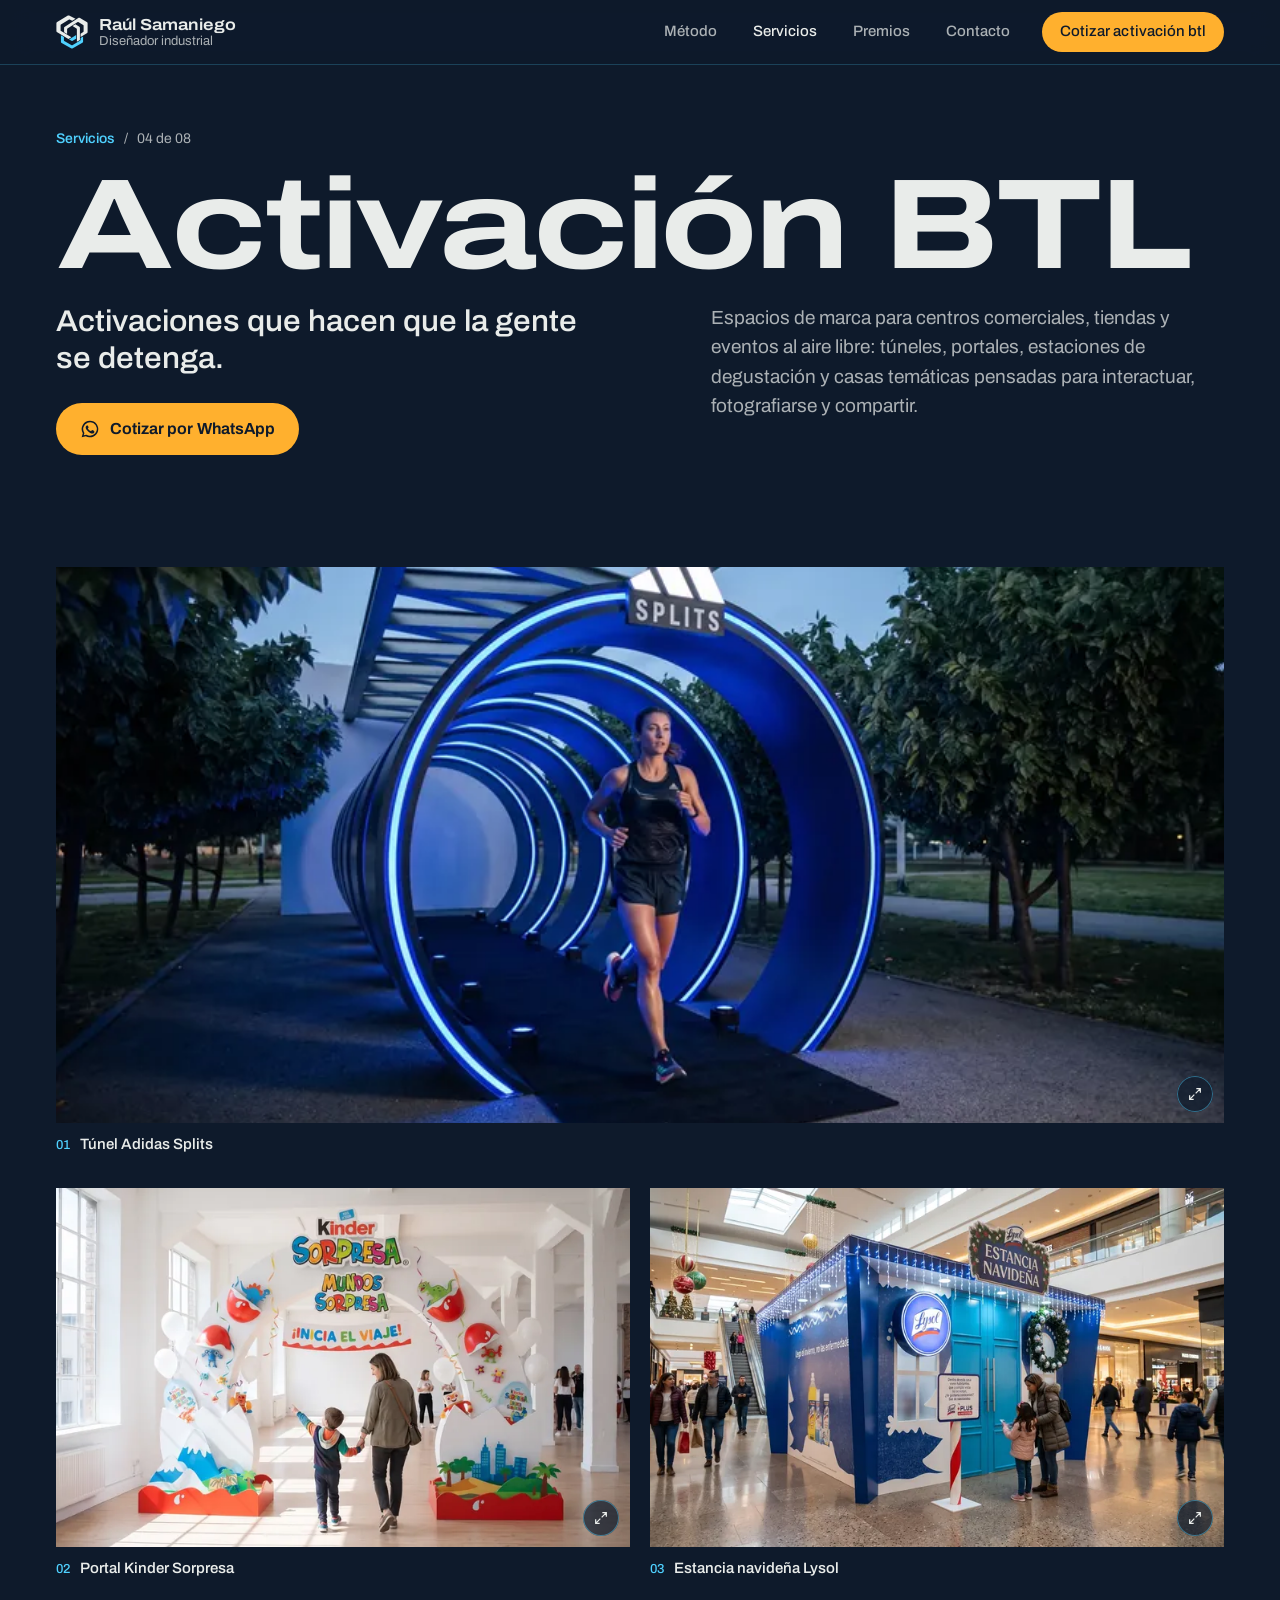
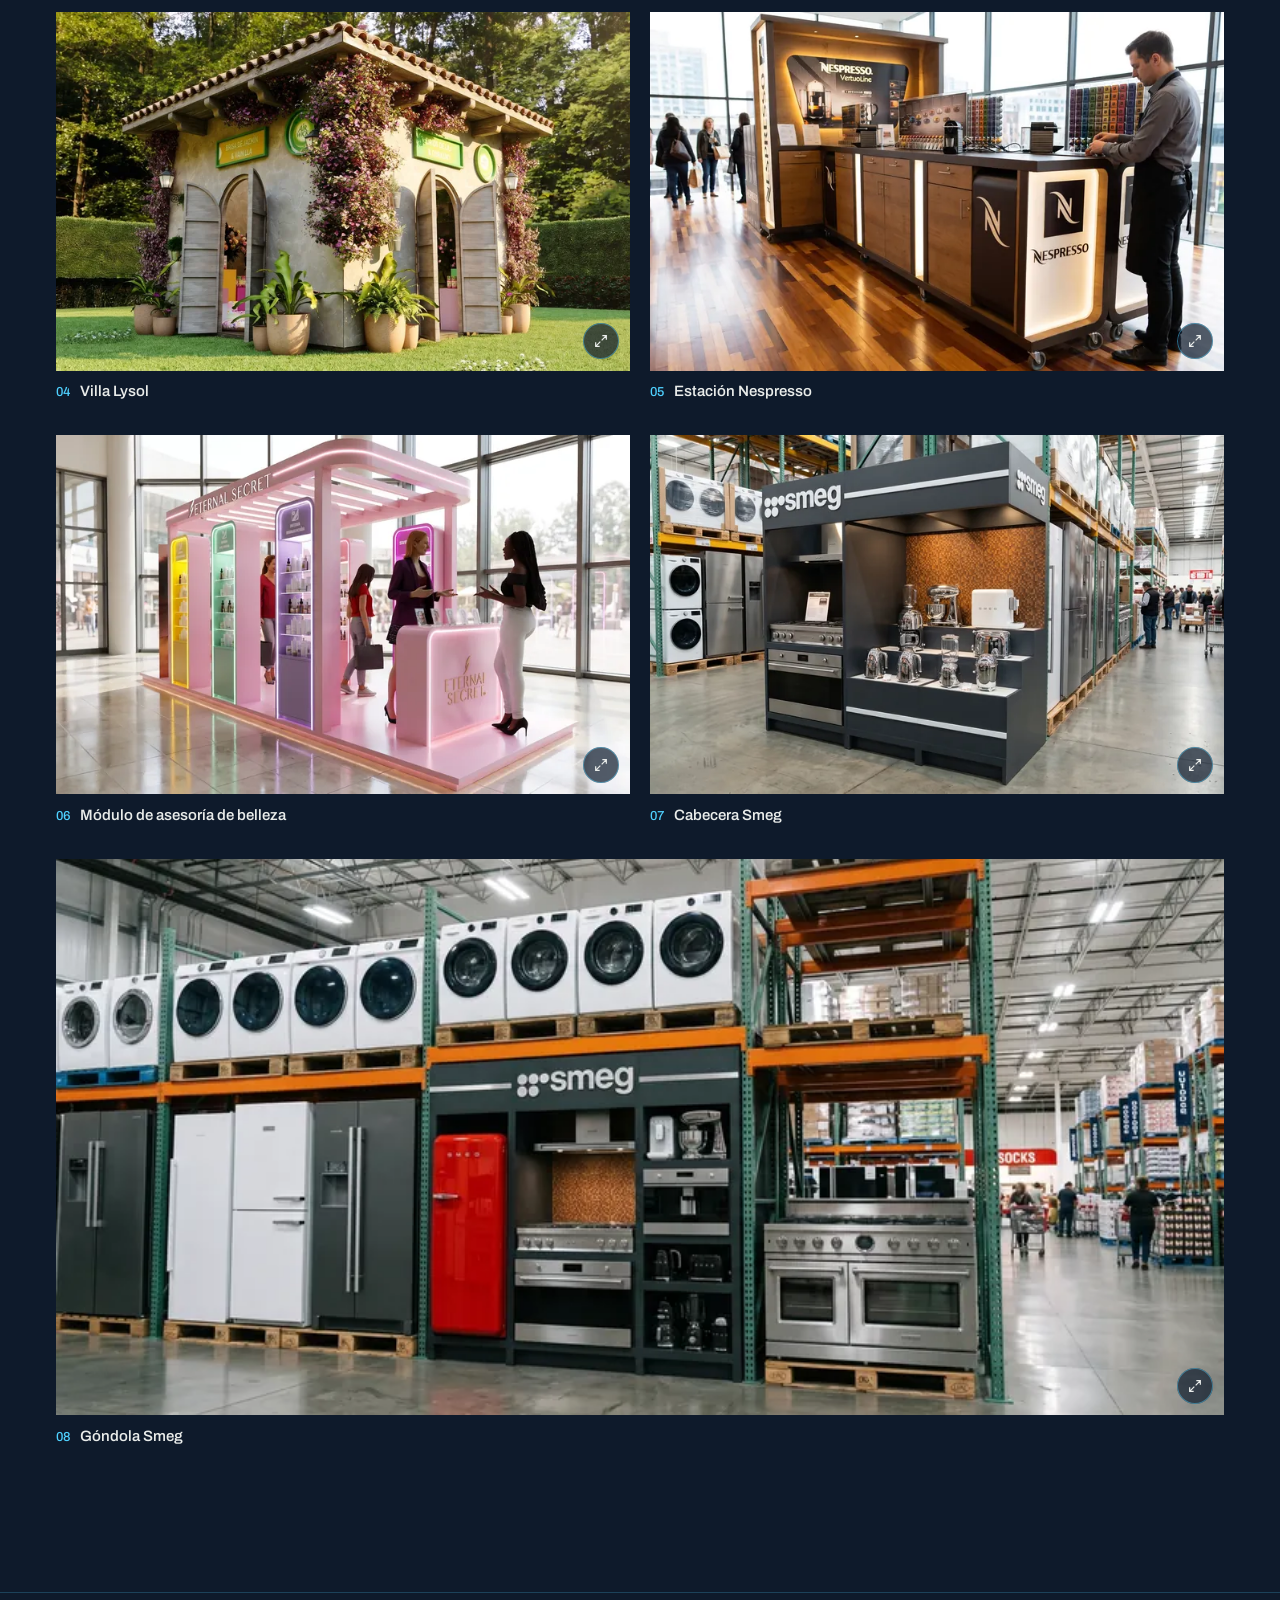
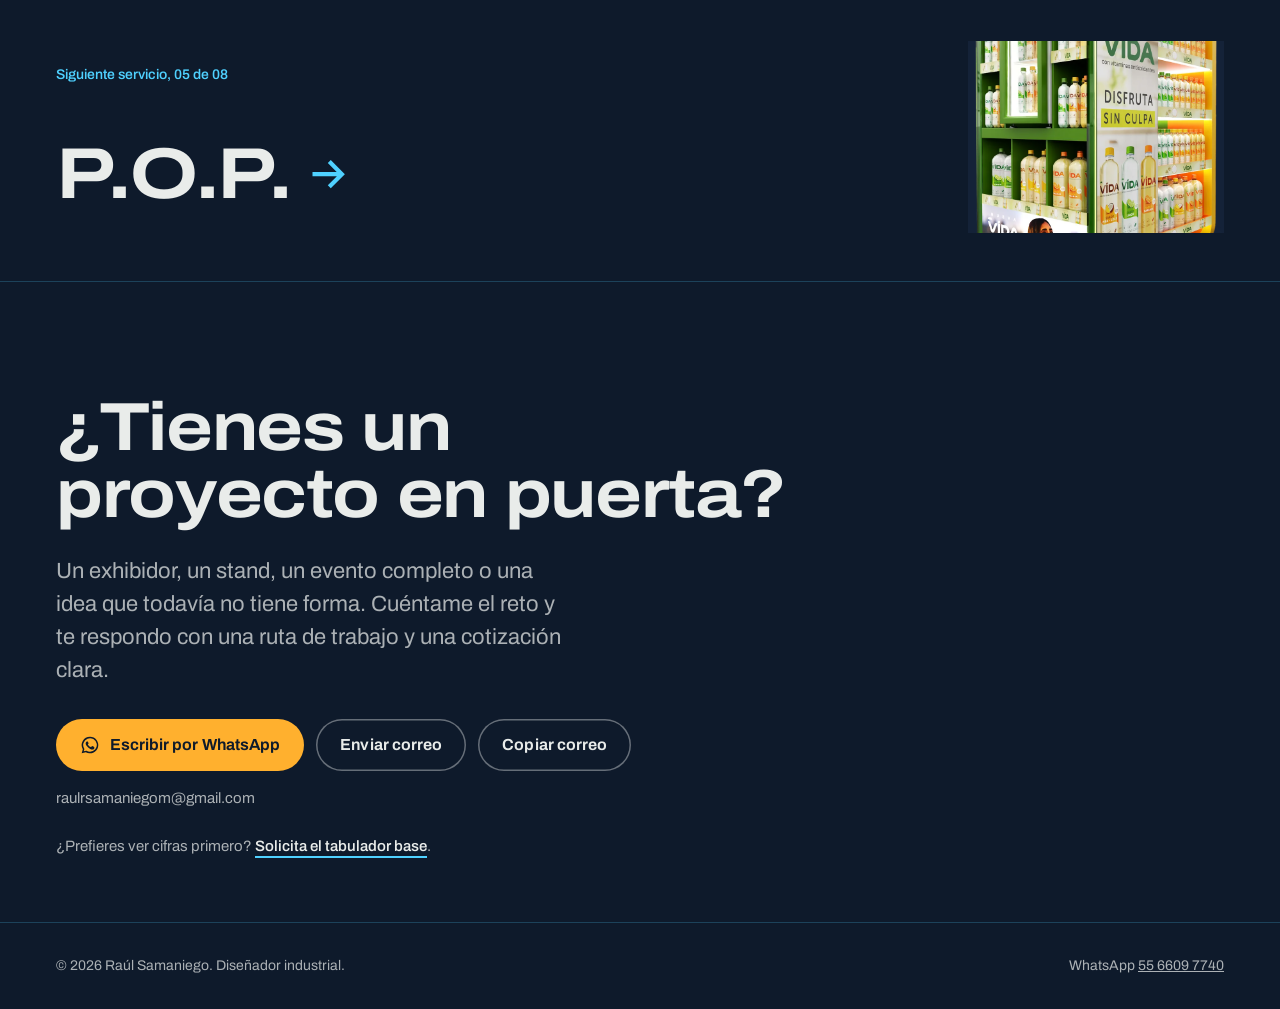
<file: servicio-activacion-btl.html>
<!doctype html>
<html lang="es-MX">
<head>
<meta charset="utf-8">
<meta name="viewport" content="width=device-width, initial-scale=1, viewport-fit=cover">
<title>Activación BTL | Raúl Samaniego, diseñador industrial</title>
<meta name="description" content="Activaciones que hacen que la gente se detenga. Espacios de marca para centros comerciales, tiendas y eventos al aire libre: túneles, portales, estaciones de ">
<meta name="theme-color" content="#0E1A2B">
<meta property="og:title" content="Activación BTL | Raúl Samaniego, diseñador industrial">
<meta property="og:description" content="Activaciones que hacen que la gente se detenga. Espacios de marca para centros comerciales, tiendas y eventos al aire libre: túneles, portales, estaciones de ">
<meta property="og:image" content="assets/img/og.jpg">
<link rel="icon" href="assets/img/logo.svg" type="image/svg+xml">
<link rel="icon" href="assets/img/favicon-32.png" sizes="32x32" type="image/png">
<link rel="apple-touch-icon" href="assets/img/apple-touch-icon.png">
<link rel="stylesheet" href="assets/css/fonts.css">
<link rel="stylesheet" href="assets/css/main.css">
<script>document.documentElement.classList.add('js')</script>
</head>
<body class="pg-servicio" data-servicio="activacion-btl">

<a class="skip" href="#contenido">Saltar al contenido</a>
<header class="bar is-solid" id="bar">
  <div class="bar__in">
    <a class="brand" href="index.html" aria-label="Raúl Samaniego, inicio">
      <img src="assets/img/logo.svg" alt="" width="32" height="34">
      <span><b>Raúl Samaniego</b><small>Diseñador industrial</small></span>
    </a>
    <nav class="nav" aria-label="Principal">
      <a href="index.html#metodo">Método</a>
      <a href="index.html#servicios" aria-current="true">Servicios</a>
      <a href="index.html#premios">Premios</a>
      <a href="#contacto">Contacto</a>
      <a class="btn btn--ambar" href="https://wa.me/525566097740?text=Hola%2C%20Ra%C3%BAl.%20Vi%20tu%20sitio%20y%20me%20interesa%20cotizar%3A%20Activaci%C3%B3n%20BTL." target="_blank" rel="noopener">Cotizar activación btl</a>
    </nav>
    <button class="menu-btn" type="button" aria-expanded="false" aria-controls="sheet">Menú</button>
  </div>
</header>
<div class="sheet" id="sheet" role="dialog" aria-modal="true" aria-label="Menú">
  <div class="sheet__top">
    <a class="brand" href="index.html" data-close>
      <img src="assets/img/logo.svg" alt="" width="32" height="34">
      <span><b>Raúl Samaniego</b><small>Diseñador industrial</small></span>
    </a>
    <button class="menu-btn" type="button" data-close>Cerrar</button>
  </div>
  <nav aria-label="Secciones">
    <a href="index.html" data-close><span>01</span>Portada</a>
    <a href="index.html#metodo" data-close><span>02</span>Método</a>
    <a href="index.html#servicios" data-close><span>03</span>Servicios</a>
    <a href="index.html#premios" data-close><span>04</span>Premios</a>
    <a href="#contacto" data-close><span>05</span>Contacto</a>
  </nav>
  <div class="sheet__foot">
    <a class="btn btn--ambar" href="https://wa.me/525566097740?text=Hola%2C%20Ra%C3%BAl.%20Vi%20tu%20sitio%20y%20me%20interesa%20cotizar%3A%20Activaci%C3%B3n%20BTL." target="_blank" rel="noopener"><svg viewBox="0 0 24 24" aria-hidden="true"><path fill="currentColor" d="M12 2a10 10 0 0 0-8.6 15.1L2 22l5-1.3A10 10 0 1 0 12 2Zm0 18.2a8.2 8.2 0 0 1-4.2-1.2l-.3-.2-3 .8.8-2.9-.2-.3A8.2 8.2 0 1 1 12 20.2Zm4.5-6.1c-.2-.1-1.5-.7-1.7-.8-.2-.1-.4-.1-.6.1l-.8 1c-.1.2-.3.2-.5.1a6.7 6.7 0 0 1-3.3-2.9c-.3-.4.2-.4.7-1.3.1-.2 0-.3 0-.4l-.8-1.8c-.2-.5-.4-.4-.6-.4h-.5a1 1 0 0 0-.7.3 3 3 0 0 0-.9 2.2 5.1 5.1 0 0 0 1.1 2.7 11.6 11.6 0 0 0 4.4 3.9c1.6.7 2.3.8 3.1.6.5-.1 1.5-.6 1.7-1.2.2-.6.2-1.1.2-1.2-.1-.1-.3-.2-.5-.3Z"/></svg>Cotizar por WhatsApp</a>
  </div>
</div>
<main id="contenido">
  <section class="sv-hero" aria-labelledby="sv-t">
    <div class="wrap sv-hero__in">
      <p class="migas"><a href="index.html#servicios">Servicios</a><span aria-hidden="true">/</span><span>04 de 08</span></p>
      <h1 class="sv-hero__t" id="sv-t">Activación BTL</h1>
      <p class="sv-hero__titular">Activaciones que hacen que la gente se detenga.</p>
      <p class="sv-hero__desc">Espacios de marca para centros comerciales, tiendas y eventos al aire libre: túneles, portales, estaciones de degustación y casas temáticas pensadas para interactuar, fotografiarse y compartir.</p>
      <div class="hero__actions">
        <a class="btn btn--ambar" href="https://wa.me/525566097740?text=Hola%2C%20Ra%C3%BAl.%20Vi%20tu%20sitio%20y%20me%20interesa%20cotizar%3A%20Activaci%C3%B3n%20BTL." target="_blank" rel="noopener"><svg viewBox="0 0 24 24" aria-hidden="true"><path fill="currentColor" d="M12 2a10 10 0 0 0-8.6 15.1L2 22l5-1.3A10 10 0 1 0 12 2Zm0 18.2a8.2 8.2 0 0 1-4.2-1.2l-.3-.2-3 .8.8-2.9-.2-.3A8.2 8.2 0 1 1 12 20.2Zm4.5-6.1c-.2-.1-1.5-.7-1.7-.8-.2-.1-.4-.1-.6.1l-.8 1c-.1.2-.3.2-.5.1a6.7 6.7 0 0 1-3.3-2.9c-.3-.4.2-.4.7-1.3.1-.2 0-.3 0-.4l-.8-1.8c-.2-.5-.4-.4-.6-.4h-.5a1 1 0 0 0-.7.3 3 3 0 0 0-.9 2.2 5.1 5.1 0 0 0 1.1 2.7 11.6 11.6 0 0 0 4.4 3.9c1.6.7 2.3.8 3.1.6.5-.1 1.5-.6 1.7-1.2.2-.6.2-1.1.2-1.2-.1-.1-.3-.2-.5-.3Z"/></svg>Cotizar por WhatsApp</a>
      </div>
    </div>
  </section>
  <section class="sv-sec" aria-label="Proyectos"><div class="wrap"><div class="gal" data-lb-group>
        <figure class="gal__item is-wide">
          <button type="button" class="gal__btn" data-lb="assets/img/servicios/activacion-btl/tunel-adidas-1600.webp" data-lb-cap="Túnel Adidas Splits" data-lb-w="2752" data-lb-h="1536" aria-label="Ampliar: Túnel Adidas Splits">
            <picture class=""><source type="image/webp" srcset="assets/img/servicios/activacion-btl/tunel-adidas-800.webp 800w, assets/img/servicios/activacion-btl/tunel-adidas-1600.webp 1600w" sizes="(min-width: 60rem) 50vw, 100vw"><img src="assets/img/servicios/activacion-btl/tunel-adidas-800.jpg" alt="Túnel Adidas Splits" width="800" height="447" loading="lazy" decoding="async"></picture>
          </button>
          <figcaption><span>01</span>Túnel Adidas Splits</figcaption>
        </figure>
        <figure class="gal__item ">
          <button type="button" class="gal__btn" data-lb="assets/img/servicios/activacion-btl/portal-kinder-1600.webp" data-lb-cap="Portal Kinder Sorpresa" data-lb-w="2752" data-lb-h="1536" aria-label="Ampliar: Portal Kinder Sorpresa">
            <picture class=""><source type="image/webp" srcset="assets/img/servicios/activacion-btl/portal-kinder-800.webp 800w, assets/img/servicios/activacion-btl/portal-kinder-1600.webp 1600w" sizes="(min-width: 60rem) 50vw, 100vw"><img src="assets/img/servicios/activacion-btl/portal-kinder-800.jpg" alt="Portal Kinder Sorpresa" width="800" height="447" loading="lazy" decoding="async"></picture>
          </button>
          <figcaption><span>02</span>Portal Kinder Sorpresa</figcaption>
        </figure>
        <figure class="gal__item ">
          <button type="button" class="gal__btn" data-lb="assets/img/servicios/activacion-btl/villa-navidena-lysol-1600.webp" data-lb-cap="Estancia navideña Lysol" data-lb-w="2752" data-lb-h="1536" aria-label="Ampliar: Estancia navideña Lysol">
            <picture class=""><source type="image/webp" srcset="assets/img/servicios/activacion-btl/villa-navidena-lysol-800.webp 800w, assets/img/servicios/activacion-btl/villa-navidena-lysol-1600.webp 1600w" sizes="(min-width: 60rem) 50vw, 100vw"><img src="assets/img/servicios/activacion-btl/villa-navidena-lysol-800.jpg" alt="Estancia navideña Lysol" width="800" height="447" loading="lazy" decoding="async"></picture>
          </button>
          <figcaption><span>03</span>Estancia navideña Lysol</figcaption>
        </figure>
        <figure class="gal__item ">
          <button type="button" class="gal__btn" data-lb="assets/img/servicios/activacion-btl/villa-lysol-1600.webp" data-lb-cap="Villa Lysol" data-lb-w="2752" data-lb-h="1536" aria-label="Ampliar: Villa Lysol">
            <picture class=""><source type="image/webp" srcset="assets/img/servicios/activacion-btl/villa-lysol-800.webp 800w, assets/img/servicios/activacion-btl/villa-lysol-1600.webp 1600w" sizes="(min-width: 60rem) 50vw, 100vw"><img src="assets/img/servicios/activacion-btl/villa-lysol-800.jpg" alt="Villa Lysol" width="800" height="447" loading="lazy" decoding="async"></picture>
          </button>
          <figcaption><span>04</span>Villa Lysol</figcaption>
        </figure>
        <figure class="gal__item ">
          <button type="button" class="gal__btn" data-lb="assets/img/servicios/activacion-btl/estacion-nespresso-1600.webp" data-lb-cap="Estación Nespresso" data-lb-w="2752" data-lb-h="1536" aria-label="Ampliar: Estación Nespresso">
            <picture class=""><source type="image/webp" srcset="assets/img/servicios/activacion-btl/estacion-nespresso-800.webp 800w, assets/img/servicios/activacion-btl/estacion-nespresso-1600.webp 1600w" sizes="(min-width: 60rem) 50vw, 100vw"><img src="assets/img/servicios/activacion-btl/estacion-nespresso-800.jpg" alt="Estación Nespresso" width="800" height="447" loading="lazy" decoding="async"></picture>
          </button>
          <figcaption><span>05</span>Estación Nespresso</figcaption>
        </figure>
        <figure class="gal__item ">
          <button type="button" class="gal__btn" data-lb="assets/img/servicios/activacion-btl/consultant-interacting-at-beauty-a805db2c-2k-1600.webp" data-lb-cap="Módulo de asesoría de belleza" data-lb-w="2752" data-lb-h="1536" aria-label="Ampliar: Módulo de asesoría de belleza">
            <picture class=""><source type="image/webp" srcset="assets/img/servicios/activacion-btl/consultant-interacting-at-beauty-a805db2c-2k-800.webp 800w, assets/img/servicios/activacion-btl/consultant-interacting-at-beauty-a805db2c-2k-1600.webp 1600w" sizes="(min-width: 60rem) 50vw, 100vw"><img src="assets/img/servicios/activacion-btl/consultant-interacting-at-beauty-a805db2c-2k-800.jpg" alt="Módulo de asesoría de belleza" width="800" height="447" loading="lazy" decoding="async"></picture>
          </button>
          <figcaption><span>06</span>Módulo de asesoría de belleza</figcaption>
        </figure>
        <figure class="gal__item ">
          <button type="button" class="gal__btn" data-lb="assets/img/servicios/activacion-btl/cabecera-smeg-1600.webp" data-lb-cap="Cabecera Smeg" data-lb-w="2752" data-lb-h="1536" aria-label="Ampliar: Cabecera Smeg">
            <picture class=""><source type="image/webp" srcset="assets/img/servicios/activacion-btl/cabecera-smeg-800.webp 800w, assets/img/servicios/activacion-btl/cabecera-smeg-1600.webp 1600w" sizes="(min-width: 60rem) 50vw, 100vw"><img src="assets/img/servicios/activacion-btl/cabecera-smeg-800.jpg" alt="Cabecera Smeg" width="800" height="447" loading="lazy" decoding="async"></picture>
          </button>
          <figcaption><span>07</span>Cabecera Smeg</figcaption>
        </figure>
        <figure class="gal__item is-wide">
          <button type="button" class="gal__btn" data-lb="assets/img/servicios/activacion-btl/gondola-smeg-1600.webp" data-lb-cap="Góndola Smeg" data-lb-w="2752" data-lb-h="1536" aria-label="Ampliar: Góndola Smeg">
            <picture class=""><source type="image/webp" srcset="assets/img/servicios/activacion-btl/gondola-smeg-800.webp 800w, assets/img/servicios/activacion-btl/gondola-smeg-1600.webp 1600w" sizes="(min-width: 60rem) 50vw, 100vw"><img src="assets/img/servicios/activacion-btl/gondola-smeg-800.jpg" alt="Góndola Smeg" width="800" height="447" loading="lazy" decoding="async"></picture>
          </button>
          <figcaption><span>08</span>Góndola Smeg</figcaption>
        </figure></div></div></section>
  <section class="sv-next" aria-label="Siguiente servicio">
    <a class="sv-next__a" href="servicio-pop.html">
      <span class="sv-next__k">Siguiente servicio, 05 de 08</span>
      <span class="sv-next__name">P.O.P.<svg viewBox="0 0 24 24" aria-hidden="true"><path d="M5 12h13M13 6l6 6-6 6" fill="none" stroke="currentColor" stroke-width="2"/></svg></span>
      <span class="sv-next__img"><picture class=""><source type="image/webp" srcset="assets/img/servicios/pop/isla-vida-r2-800.webp 800w, assets/img/servicios/pop/isla-vida-r2-1600.webp 1600w" sizes="(min-width: 60rem) 30vw, 40vw"><img src="assets/img/servicios/pop/isla-vida-r2-800.png" alt="" width="800" height="1062" loading="lazy" decoding="async"></picture></span>
    </a>
  </section>
  <section class="sv-cta" id="contacto" aria-labelledby="cta-t">
    <div class="wrap">
      <h2 class="sec__title" id="cta-t">¿Tienes un proyecto en puerta?</h2>
      <p class="sec__lead">Un exhibidor, un stand, un evento completo o una idea que todavía no tiene forma. Cuéntame el reto y te respondo con una ruta de trabajo y una cotización clara.</p>
      <div class="contacto__acts">
        <a class="btn btn--ambar" href="https://wa.me/525566097740?text=Hola%2C%20Ra%C3%BAl.%20Vi%20tu%20sitio%20y%20me%20interesa%20cotizar%3A%20Activaci%C3%B3n%20BTL." target="_blank" rel="noopener"><svg viewBox="0 0 24 24" aria-hidden="true"><path fill="currentColor" d="M12 2a10 10 0 0 0-8.6 15.1L2 22l5-1.3A10 10 0 1 0 12 2Zm0 18.2a8.2 8.2 0 0 1-4.2-1.2l-.3-.2-3 .8.8-2.9-.2-.3A8.2 8.2 0 1 1 12 20.2Zm4.5-6.1c-.2-.1-1.5-.7-1.7-.8-.2-.1-.4-.1-.6.1l-.8 1c-.1.2-.3.2-.5.1a6.7 6.7 0 0 1-3.3-2.9c-.3-.4.2-.4.7-1.3.1-.2 0-.3 0-.4l-.8-1.8c-.2-.5-.4-.4-.6-.4h-.5a1 1 0 0 0-.7.3 3 3 0 0 0-.9 2.2 5.1 5.1 0 0 0 1.1 2.7 11.6 11.6 0 0 0 4.4 3.9c1.6.7 2.3.8 3.1.6.5-.1 1.5-.6 1.7-1.2.2-.6.2-1.1.2-1.2-.1-.1-.3-.2-.5-.3Z"/></svg>Escribir por WhatsApp</a>
        <div class="contacto__mail">
          <a class="btn btn--linea" href="mailto:raulrsamaniegom@gmail.com?subject=Cotizaci%C3%B3n%3A%20Activaci%C3%B3n%20BTL">Enviar correo</a>
          <button class="btn btn--linea" type="button" id="copyMail" data-mail="raulrsamaniegom@gmail.com">Copiar correo</button>
        </div>
        <p class="contacto__addr">raulrsamaniegom@gmail.com</p>
      </div>
      <p class="tab-link">¿Prefieres ver cifras primero? <a class="link" href="https://wa.me/525566097740?text=Hola%2C%20Ra%C3%BAl.%20Me%20gustar%C3%ADa%20recibir%20tu%20tabulador%20base.%20Te%20escribo%20de%20parte%20de%3A%20" target="_blank" rel="noopener">Solicita el tabulador base</a>.</p>
    </div>
  </section>
</main>
<footer class="pie">
  <div class="wrap">
    <span>© 2026 Raúl Samaniego. Diseñador industrial.</span>
    <span>WhatsApp <a href="https://wa.me/525566097740?text=Hola%2C%20Ra%C3%BAl.%20Vi%20tu%20sitio%20y%20me%20interesa%20cotizar%3A%20Activaci%C3%B3n%20BTL." target="_blank" rel="noopener">55 6609 7740</a></span>
  </div>
</footer>
<a class="btn btn--ambar fab" id="fab" href="https://wa.me/525566097740?text=Hola%2C%20Ra%C3%BAl.%20Vi%20tu%20sitio%20y%20me%20interesa%20cotizar%3A%20Activaci%C3%B3n%20BTL." target="_blank" rel="noopener" tabindex="-1" aria-hidden="true"><svg viewBox="0 0 24 24" aria-hidden="true"><path fill="currentColor" d="M12 2a10 10 0 0 0-8.6 15.1L2 22l5-1.3A10 10 0 1 0 12 2Zm0 18.2a8.2 8.2 0 0 1-4.2-1.2l-.3-.2-3 .8.8-2.9-.2-.3A8.2 8.2 0 1 1 12 20.2Zm4.5-6.1c-.2-.1-1.5-.7-1.7-.8-.2-.1-.4-.1-.6.1l-.8 1c-.1.2-.3.2-.5.1a6.7 6.7 0 0 1-3.3-2.9c-.3-.4.2-.4.7-1.3.1-.2 0-.3 0-.4l-.8-1.8c-.2-.5-.4-.4-.6-.4h-.5a1 1 0 0 0-.7.3 3 3 0 0 0-.9 2.2 5.1 5.1 0 0 0 1.1 2.7 11.6 11.6 0 0 0 4.4 3.9c1.6.7 2.3.8 3.1.6.5-.1 1.5-.6 1.7-1.2.2-.6.2-1.1.2-1.2-.1-.1-.3-.2-.5-.3Z"/></svg>Cotizar</a>
<div class="toast" id="toast" role="status" aria-live="polite"></div>
<script src="assets/js/main.js"></script>
</body>
</html>
</file>
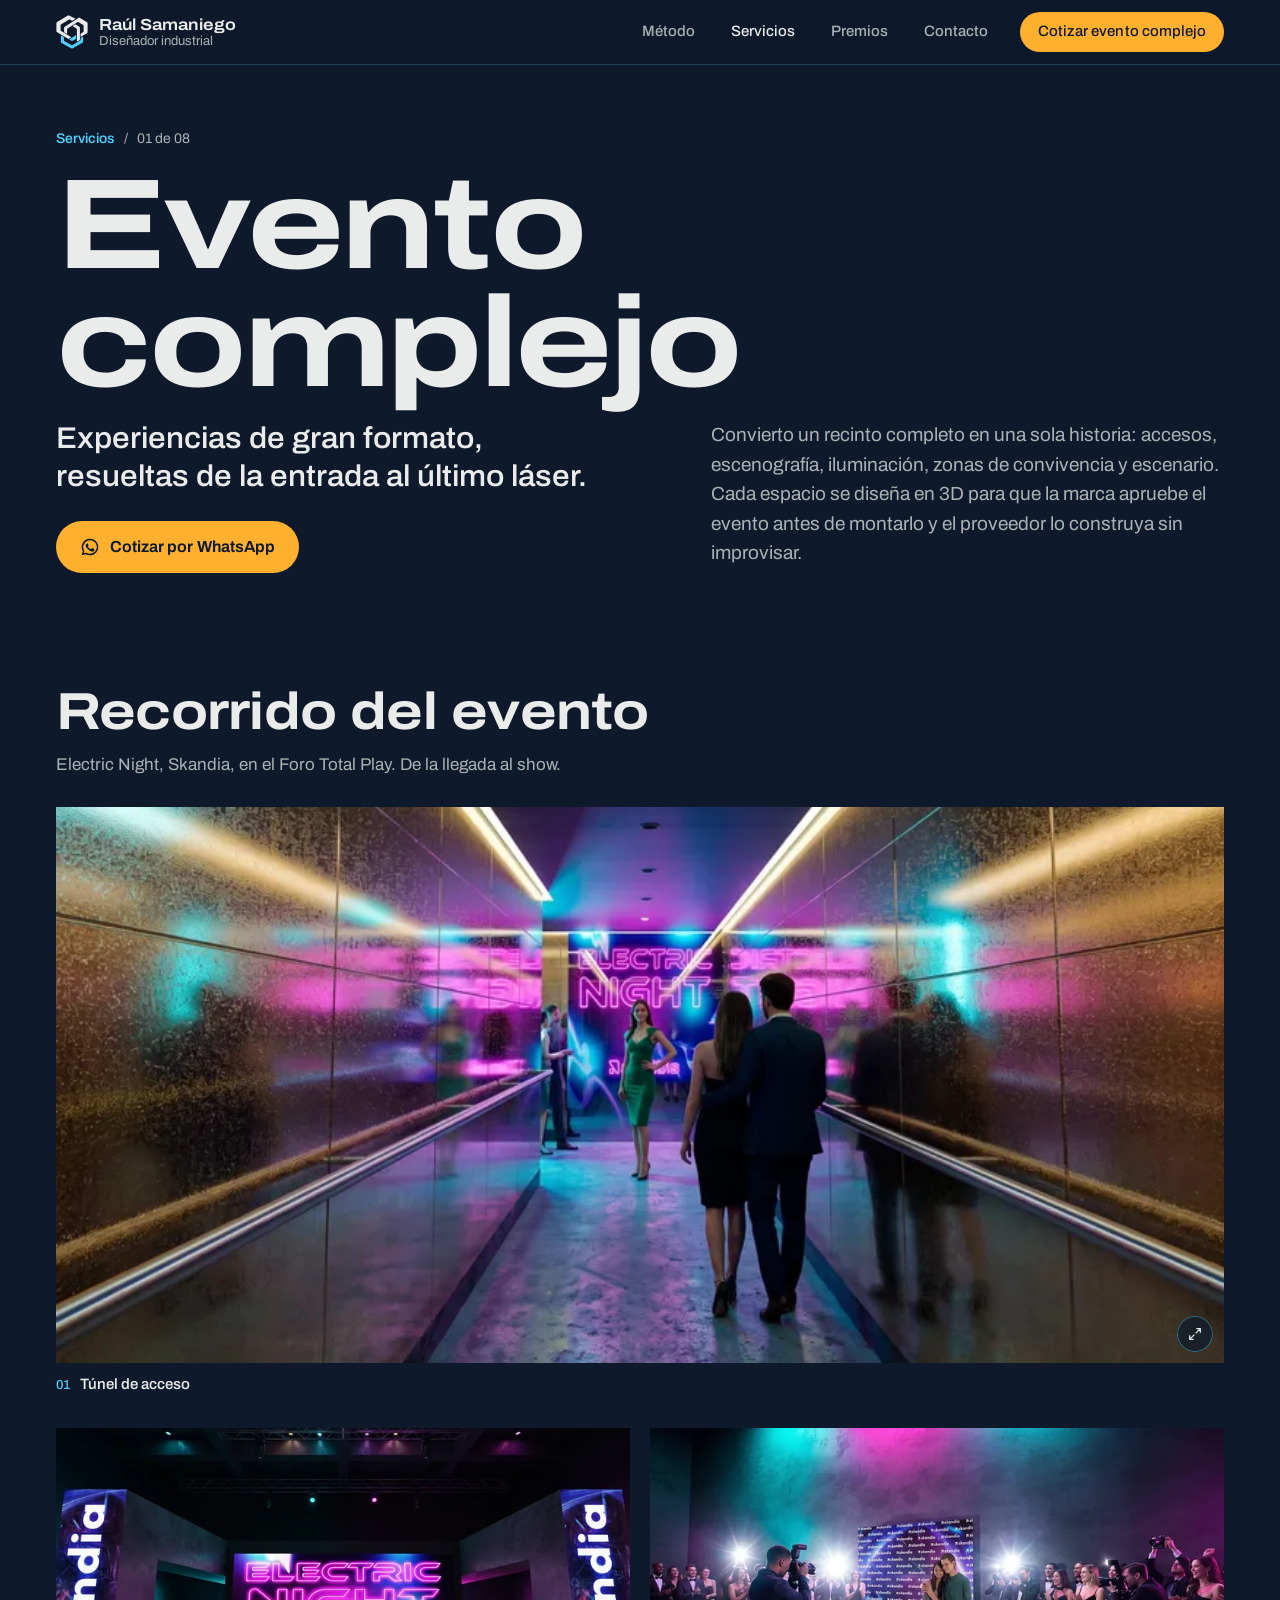
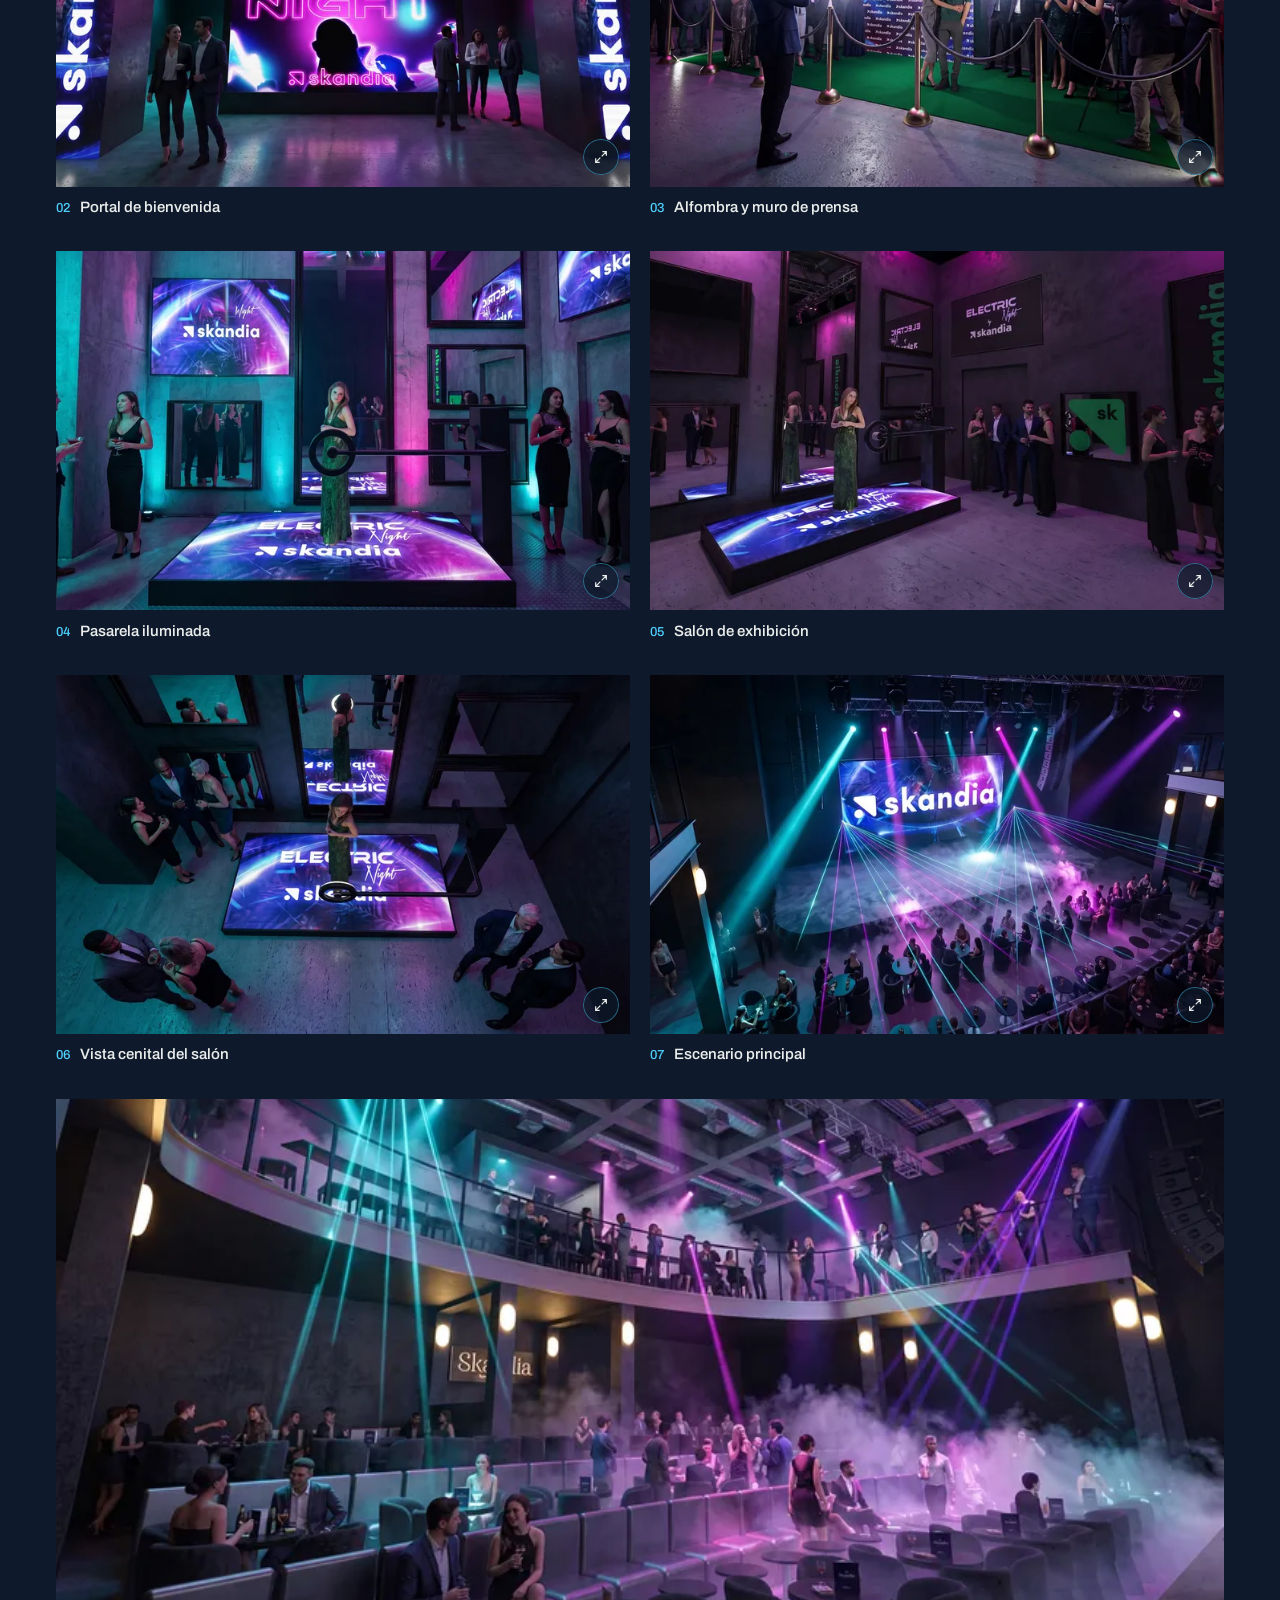
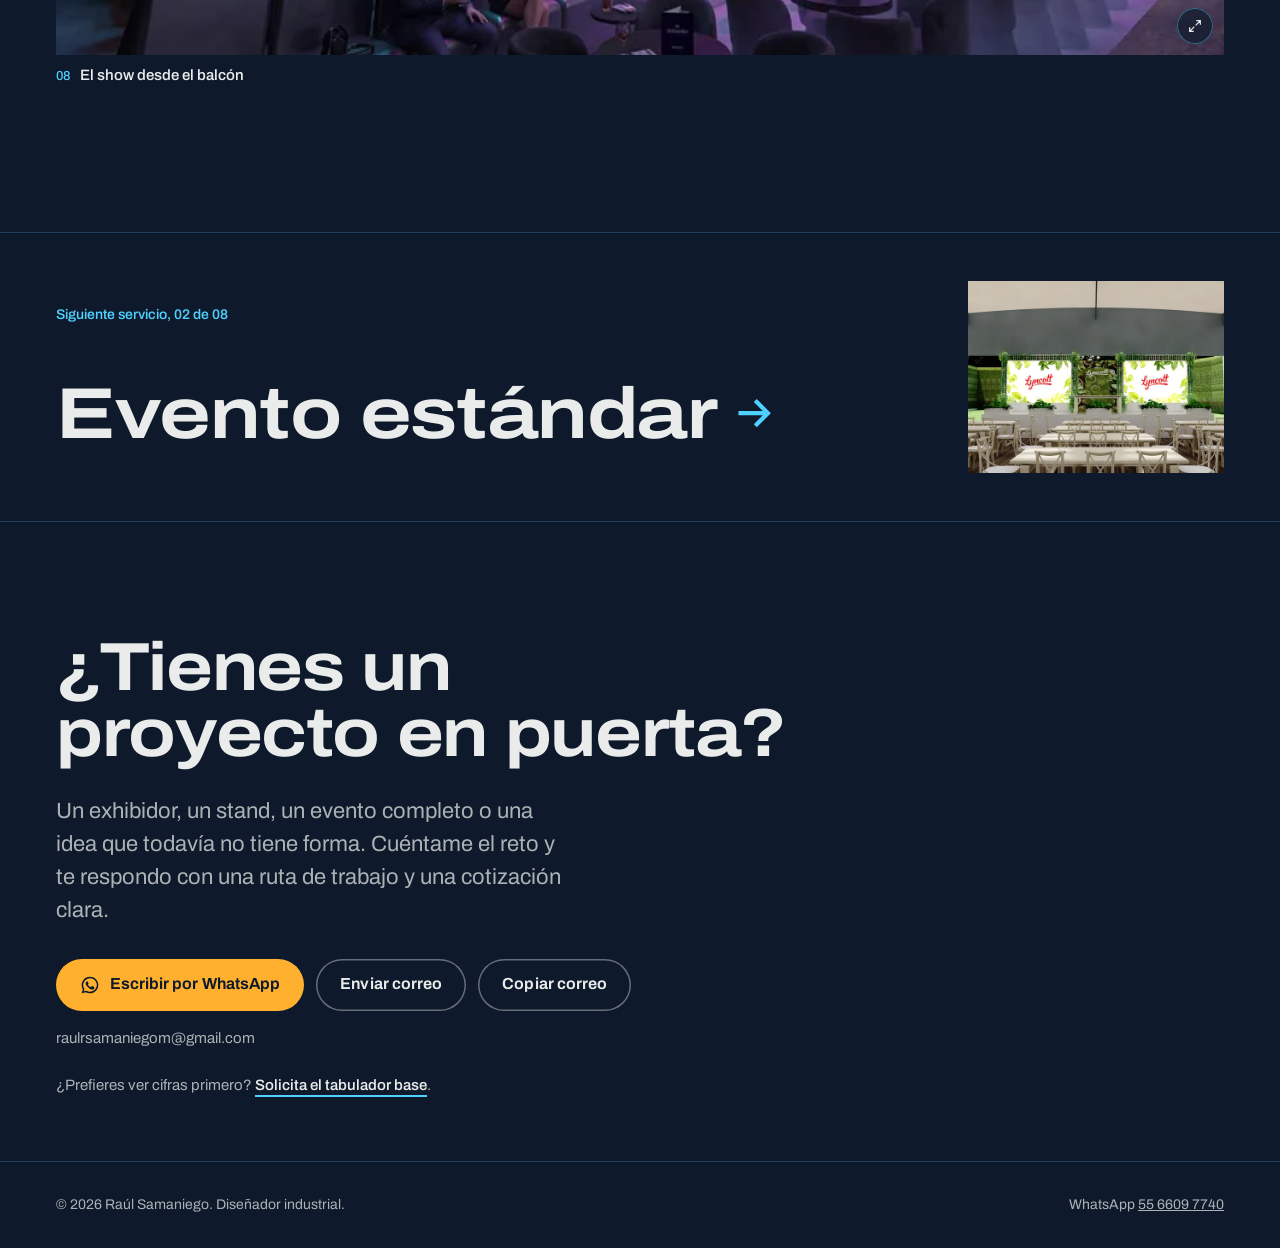
<file: servicio-evento-complejo.html>
<!doctype html>
<html lang="es-MX">
<head>
<meta charset="utf-8">
<meta name="viewport" content="width=device-width, initial-scale=1, viewport-fit=cover">
<title>Evento complejo | Raúl Samaniego, diseñador industrial</title>
<meta name="description" content="Experiencias de gran formato, resueltas de la entrada al último láser. Convierto un recinto completo en una sola historia: accesos, escenografía, iluminación, zonas de convivencia y">
<meta name="theme-color" content="#0E1A2B">
<meta property="og:title" content="Evento complejo | Raúl Samaniego, diseñador industrial">
<meta property="og:description" content="Experiencias de gran formato, resueltas de la entrada al último láser. Convierto un recinto completo en una sola historia: accesos, escenografía, iluminación, zonas de convivencia y">
<meta property="og:image" content="assets/img/og.jpg">
<link rel="icon" href="assets/img/logo.svg" type="image/svg+xml">
<link rel="icon" href="assets/img/favicon-32.png" sizes="32x32" type="image/png">
<link rel="apple-touch-icon" href="assets/img/apple-touch-icon.png">
<link rel="stylesheet" href="assets/css/fonts.css">
<link rel="stylesheet" href="assets/css/main.css">
<script>document.documentElement.classList.add('js')</script>
</head>
<body class="pg-servicio" data-servicio="evento-complejo">

<a class="skip" href="#contenido">Saltar al contenido</a>
<header class="bar is-solid" id="bar">
  <div class="bar__in">
    <a class="brand" href="index.html" aria-label="Raúl Samaniego, inicio">
      <img src="assets/img/logo.svg" alt="" width="32" height="34">
      <span><b>Raúl Samaniego</b><small>Diseñador industrial</small></span>
    </a>
    <nav class="nav" aria-label="Principal">
      <a href="index.html#metodo">Método</a>
      <a href="index.html#servicios" aria-current="true">Servicios</a>
      <a href="index.html#premios">Premios</a>
      <a href="#contacto">Contacto</a>
      <a class="btn btn--ambar" href="https://wa.me/525566097740?text=Hola%2C%20Ra%C3%BAl.%20Vi%20tu%20sitio%20y%20me%20interesa%20cotizar%3A%20Evento%20complejo." target="_blank" rel="noopener">Cotizar evento complejo</a>
    </nav>
    <button class="menu-btn" type="button" aria-expanded="false" aria-controls="sheet">Menú</button>
  </div>
</header>
<div class="sheet" id="sheet" role="dialog" aria-modal="true" aria-label="Menú">
  <div class="sheet__top">
    <a class="brand" href="index.html" data-close>
      <img src="assets/img/logo.svg" alt="" width="32" height="34">
      <span><b>Raúl Samaniego</b><small>Diseñador industrial</small></span>
    </a>
    <button class="menu-btn" type="button" data-close>Cerrar</button>
  </div>
  <nav aria-label="Secciones">
    <a href="index.html" data-close><span>01</span>Portada</a>
    <a href="index.html#metodo" data-close><span>02</span>Método</a>
    <a href="index.html#servicios" data-close><span>03</span>Servicios</a>
    <a href="index.html#premios" data-close><span>04</span>Premios</a>
    <a href="#contacto" data-close><span>05</span>Contacto</a>
  </nav>
  <div class="sheet__foot">
    <a class="btn btn--ambar" href="https://wa.me/525566097740?text=Hola%2C%20Ra%C3%BAl.%20Vi%20tu%20sitio%20y%20me%20interesa%20cotizar%3A%20Evento%20complejo." target="_blank" rel="noopener"><svg viewBox="0 0 24 24" aria-hidden="true"><path fill="currentColor" d="M12 2a10 10 0 0 0-8.6 15.1L2 22l5-1.3A10 10 0 1 0 12 2Zm0 18.2a8.2 8.2 0 0 1-4.2-1.2l-.3-.2-3 .8.8-2.9-.2-.3A8.2 8.2 0 1 1 12 20.2Zm4.5-6.1c-.2-.1-1.5-.7-1.7-.8-.2-.1-.4-.1-.6.1l-.8 1c-.1.2-.3.2-.5.1a6.7 6.7 0 0 1-3.3-2.9c-.3-.4.2-.4.7-1.3.1-.2 0-.3 0-.4l-.8-1.8c-.2-.5-.4-.4-.6-.4h-.5a1 1 0 0 0-.7.3 3 3 0 0 0-.9 2.2 5.1 5.1 0 0 0 1.1 2.7 11.6 11.6 0 0 0 4.4 3.9c1.6.7 2.3.8 3.1.6.5-.1 1.5-.6 1.7-1.2.2-.6.2-1.1.2-1.2-.1-.1-.3-.2-.5-.3Z"/></svg>Cotizar por WhatsApp</a>
  </div>
</div>
<main id="contenido">
  <section class="sv-hero" aria-labelledby="sv-t">
    <div class="wrap sv-hero__in">
      <p class="migas"><a href="index.html#servicios">Servicios</a><span aria-hidden="true">/</span><span>01 de 08</span></p>
      <h1 class="sv-hero__t" id="sv-t">Evento complejo</h1>
      <p class="sv-hero__titular">Experiencias de gran formato, resueltas de la entrada al último láser.</p>
      <p class="sv-hero__desc">Convierto un recinto completo en una sola historia: accesos, escenografía, iluminación, zonas de convivencia y escenario. Cada espacio se diseña en 3D para que la marca apruebe el evento antes de montarlo y el proveedor lo construya sin improvisar.</p>
      <div class="hero__actions">
        <a class="btn btn--ambar" href="https://wa.me/525566097740?text=Hola%2C%20Ra%C3%BAl.%20Vi%20tu%20sitio%20y%20me%20interesa%20cotizar%3A%20Evento%20complejo." target="_blank" rel="noopener"><svg viewBox="0 0 24 24" aria-hidden="true"><path fill="currentColor" d="M12 2a10 10 0 0 0-8.6 15.1L2 22l5-1.3A10 10 0 1 0 12 2Zm0 18.2a8.2 8.2 0 0 1-4.2-1.2l-.3-.2-3 .8.8-2.9-.2-.3A8.2 8.2 0 1 1 12 20.2Zm4.5-6.1c-.2-.1-1.5-.7-1.7-.8-.2-.1-.4-.1-.6.1l-.8 1c-.1.2-.3.2-.5.1a6.7 6.7 0 0 1-3.3-2.9c-.3-.4.2-.4.7-1.3.1-.2 0-.3 0-.4l-.8-1.8c-.2-.5-.4-.4-.6-.4h-.5a1 1 0 0 0-.7.3 3 3 0 0 0-.9 2.2 5.1 5.1 0 0 0 1.1 2.7 11.6 11.6 0 0 0 4.4 3.9c1.6.7 2.3.8 3.1.6.5-.1 1.5-.6 1.7-1.2.2-.6.2-1.1.2-1.2-.1-.1-.3-.2-.5-.3Z"/></svg>Cotizar por WhatsApp</a>
      </div>
    </div>
  </section>
  <section class="sv-sec" aria-label="Recorrido del evento"><div class="wrap"><h2 class="sv-sec__t">Recorrido del evento</h2><p class="sv-sec__p">Electric Night, Skandia, en el Foro Total Play. De la llegada al show.</p><div class="gal" data-lb-group>
        <figure class="gal__item is-wide">
          <button type="button" class="gal__btn" data-lb="assets/img/servicios/evento-complejo/skandia-vista-01-1600.webp" data-lb-cap="Túnel de acceso" data-lb-w="2752" data-lb-h="1536" aria-label="Ampliar: Túnel de acceso">
            <picture class=""><source type="image/webp" srcset="assets/img/servicios/evento-complejo/skandia-vista-01-800.webp 800w, assets/img/servicios/evento-complejo/skandia-vista-01-1600.webp 1600w" sizes="(min-width: 60rem) 50vw, 100vw"><img src="assets/img/servicios/evento-complejo/skandia-vista-01-800.jpg" alt="Túnel de acceso" width="800" height="447" loading="lazy" decoding="async"></picture>
          </button>
          <figcaption><span>01</span>Túnel de acceso</figcaption>
        </figure>
        <figure class="gal__item ">
          <button type="button" class="gal__btn" data-lb="assets/img/servicios/evento-complejo/skandia-vista-05-1600.webp" data-lb-cap="Portal de bienvenida" data-lb-w="2752" data-lb-h="1536" aria-label="Ampliar: Portal de bienvenida">
            <picture class=""><source type="image/webp" srcset="assets/img/servicios/evento-complejo/skandia-vista-05-800.webp 800w, assets/img/servicios/evento-complejo/skandia-vista-05-1600.webp 1600w" sizes="(min-width: 60rem) 50vw, 100vw"><img src="assets/img/servicios/evento-complejo/skandia-vista-05-800.jpg" alt="Portal de bienvenida" width="800" height="447" loading="lazy" decoding="async"></picture>
          </button>
          <figcaption><span>02</span>Portal de bienvenida</figcaption>
        </figure>
        <figure class="gal__item ">
          <button type="button" class="gal__btn" data-lb="assets/img/servicios/evento-complejo/skandia-vista-06-1600.webp" data-lb-cap="Alfombra y muro de prensa" data-lb-w="2752" data-lb-h="1536" aria-label="Ampliar: Alfombra y muro de prensa">
            <picture class=""><source type="image/webp" srcset="assets/img/servicios/evento-complejo/skandia-vista-06-800.webp 800w, assets/img/servicios/evento-complejo/skandia-vista-06-1600.webp 1600w" sizes="(min-width: 60rem) 50vw, 100vw"><img src="assets/img/servicios/evento-complejo/skandia-vista-06-800.jpg" alt="Alfombra y muro de prensa" width="800" height="447" loading="lazy" decoding="async"></picture>
          </button>
          <figcaption><span>03</span>Alfombra y muro de prensa</figcaption>
        </figure>
        <figure class="gal__item ">
          <button type="button" class="gal__btn" data-lb="assets/img/servicios/evento-complejo/skandia-vista-02-1600.webp" data-lb-cap="Pasarela iluminada" data-lb-w="2752" data-lb-h="1536" aria-label="Ampliar: Pasarela iluminada">
            <picture class=""><source type="image/webp" srcset="assets/img/servicios/evento-complejo/skandia-vista-02-800.webp 800w, assets/img/servicios/evento-complejo/skandia-vista-02-1600.webp 1600w" sizes="(min-width: 60rem) 50vw, 100vw"><img src="assets/img/servicios/evento-complejo/skandia-vista-02-800.jpg" alt="Pasarela iluminada" width="800" height="447" loading="lazy" decoding="async"></picture>
          </button>
          <figcaption><span>04</span>Pasarela iluminada</figcaption>
        </figure>
        <figure class="gal__item ">
          <button type="button" class="gal__btn" data-lb="assets/img/servicios/evento-complejo/skandia-vista-03-1600.webp" data-lb-cap="Salón de exhibición" data-lb-w="2752" data-lb-h="1536" aria-label="Ampliar: Salón de exhibición">
            <picture class=""><source type="image/webp" srcset="assets/img/servicios/evento-complejo/skandia-vista-03-800.webp 800w, assets/img/servicios/evento-complejo/skandia-vista-03-1600.webp 1600w" sizes="(min-width: 60rem) 50vw, 100vw"><img src="assets/img/servicios/evento-complejo/skandia-vista-03-800.jpg" alt="Salón de exhibición" width="800" height="447" loading="lazy" decoding="async"></picture>
          </button>
          <figcaption><span>05</span>Salón de exhibición</figcaption>
        </figure>
        <figure class="gal__item ">
          <button type="button" class="gal__btn" data-lb="assets/img/servicios/evento-complejo/skandia-vista-04-1600.webp" data-lb-cap="Vista cenital del salón" data-lb-w="2752" data-lb-h="1536" aria-label="Ampliar: Vista cenital del salón">
            <picture class=""><source type="image/webp" srcset="assets/img/servicios/evento-complejo/skandia-vista-04-800.webp 800w, assets/img/servicios/evento-complejo/skandia-vista-04-1600.webp 1600w" sizes="(min-width: 60rem) 50vw, 100vw"><img src="assets/img/servicios/evento-complejo/skandia-vista-04-800.jpg" alt="Vista cenital del salón" width="800" height="447" loading="lazy" decoding="async"></picture>
          </button>
          <figcaption><span>06</span>Vista cenital del salón</figcaption>
        </figure>
        <figure class="gal__item ">
          <button type="button" class="gal__btn" data-lb="assets/img/servicios/evento-complejo/skandia-vista-07-1600.webp" data-lb-cap="Escenario principal" data-lb-w="2752" data-lb-h="1536" aria-label="Ampliar: Escenario principal">
            <picture class=""><source type="image/webp" srcset="assets/img/servicios/evento-complejo/skandia-vista-07-800.webp 800w, assets/img/servicios/evento-complejo/skandia-vista-07-1600.webp 1600w" sizes="(min-width: 60rem) 50vw, 100vw"><img src="assets/img/servicios/evento-complejo/skandia-vista-07-800.jpg" alt="Escenario principal" width="800" height="447" loading="lazy" decoding="async"></picture>
          </button>
          <figcaption><span>07</span>Escenario principal</figcaption>
        </figure>
        <figure class="gal__item is-wide">
          <button type="button" class="gal__btn" data-lb="assets/img/servicios/evento-complejo/skandia-vista-10-1600.webp" data-lb-cap="El show desde el balcón" data-lb-w="2752" data-lb-h="1536" aria-label="Ampliar: El show desde el balcón">
            <picture class=""><source type="image/webp" srcset="assets/img/servicios/evento-complejo/skandia-vista-10-800.webp 800w, assets/img/servicios/evento-complejo/skandia-vista-10-1600.webp 1600w" sizes="(min-width: 60rem) 50vw, 100vw"><img src="assets/img/servicios/evento-complejo/skandia-vista-10-800.jpg" alt="El show desde el balcón" width="800" height="447" loading="lazy" decoding="async"></picture>
          </button>
          <figcaption><span>08</span>El show desde el balcón</figcaption>
        </figure></div></div></section>
  <section class="sv-next" aria-label="Siguiente servicio">
    <a class="sv-next__a" href="servicio-evento-estandar.html">
      <span class="sv-next__k">Siguiente servicio, 02 de 08</span>
      <span class="sv-next__name">Evento estándar<svg viewBox="0 0 24 24" aria-hidden="true"><path d="M5 12h13M13 6l6 6-6 6" fill="none" stroke="currentColor" stroke-width="2"/></svg></span>
      <span class="sv-next__img"><picture class=""><source type="image/webp" srcset="assets/img/servicios/evento-estandar/lyncott-mesa-sana-800.webp 800w, assets/img/servicios/evento-estandar/lyncott-mesa-sana-1600.webp 1600w" sizes="(min-width: 60rem) 30vw, 40vw"><img src="assets/img/servicios/evento-estandar/lyncott-mesa-sana-800.jpg" alt="" width="800" height="450" loading="lazy" decoding="async"></picture></span>
    </a>
  </section>
  <section class="sv-cta" id="contacto" aria-labelledby="cta-t">
    <div class="wrap">
      <h2 class="sec__title" id="cta-t">¿Tienes un proyecto en puerta?</h2>
      <p class="sec__lead">Un exhibidor, un stand, un evento completo o una idea que todavía no tiene forma. Cuéntame el reto y te respondo con una ruta de trabajo y una cotización clara.</p>
      <div class="contacto__acts">
        <a class="btn btn--ambar" href="https://wa.me/525566097740?text=Hola%2C%20Ra%C3%BAl.%20Vi%20tu%20sitio%20y%20me%20interesa%20cotizar%3A%20Evento%20complejo." target="_blank" rel="noopener"><svg viewBox="0 0 24 24" aria-hidden="true"><path fill="currentColor" d="M12 2a10 10 0 0 0-8.6 15.1L2 22l5-1.3A10 10 0 1 0 12 2Zm0 18.2a8.2 8.2 0 0 1-4.2-1.2l-.3-.2-3 .8.8-2.9-.2-.3A8.2 8.2 0 1 1 12 20.2Zm4.5-6.1c-.2-.1-1.5-.7-1.7-.8-.2-.1-.4-.1-.6.1l-.8 1c-.1.2-.3.2-.5.1a6.7 6.7 0 0 1-3.3-2.9c-.3-.4.2-.4.7-1.3.1-.2 0-.3 0-.4l-.8-1.8c-.2-.5-.4-.4-.6-.4h-.5a1 1 0 0 0-.7.3 3 3 0 0 0-.9 2.2 5.1 5.1 0 0 0 1.1 2.7 11.6 11.6 0 0 0 4.4 3.9c1.6.7 2.3.8 3.1.6.5-.1 1.5-.6 1.7-1.2.2-.6.2-1.1.2-1.2-.1-.1-.3-.2-.5-.3Z"/></svg>Escribir por WhatsApp</a>
        <div class="contacto__mail">
          <a class="btn btn--linea" href="mailto:raulrsamaniegom@gmail.com?subject=Cotizaci%C3%B3n%3A%20Evento%20complejo">Enviar correo</a>
          <button class="btn btn--linea" type="button" id="copyMail" data-mail="raulrsamaniegom@gmail.com">Copiar correo</button>
        </div>
        <p class="contacto__addr">raulrsamaniegom@gmail.com</p>
      </div>
      <p class="tab-link">¿Prefieres ver cifras primero? <a class="link" href="https://wa.me/525566097740?text=Hola%2C%20Ra%C3%BAl.%20Me%20gustar%C3%ADa%20recibir%20tu%20tabulador%20base.%20Te%20escribo%20de%20parte%20de%3A%20" target="_blank" rel="noopener">Solicita el tabulador base</a>.</p>
    </div>
  </section>
</main>
<footer class="pie">
  <div class="wrap">
    <span>© 2026 Raúl Samaniego. Diseñador industrial.</span>
    <span>WhatsApp <a href="https://wa.me/525566097740?text=Hola%2C%20Ra%C3%BAl.%20Vi%20tu%20sitio%20y%20me%20interesa%20cotizar%3A%20Evento%20complejo." target="_blank" rel="noopener">55 6609 7740</a></span>
  </div>
</footer>
<a class="btn btn--ambar fab" id="fab" href="https://wa.me/525566097740?text=Hola%2C%20Ra%C3%BAl.%20Vi%20tu%20sitio%20y%20me%20interesa%20cotizar%3A%20Evento%20complejo." target="_blank" rel="noopener" tabindex="-1" aria-hidden="true"><svg viewBox="0 0 24 24" aria-hidden="true"><path fill="currentColor" d="M12 2a10 10 0 0 0-8.6 15.1L2 22l5-1.3A10 10 0 1 0 12 2Zm0 18.2a8.2 8.2 0 0 1-4.2-1.2l-.3-.2-3 .8.8-2.9-.2-.3A8.2 8.2 0 1 1 12 20.2Zm4.5-6.1c-.2-.1-1.5-.7-1.7-.8-.2-.1-.4-.1-.6.1l-.8 1c-.1.2-.3.2-.5.1a6.7 6.7 0 0 1-3.3-2.9c-.3-.4.2-.4.7-1.3.1-.2 0-.3 0-.4l-.8-1.8c-.2-.5-.4-.4-.6-.4h-.5a1 1 0 0 0-.7.3 3 3 0 0 0-.9 2.2 5.1 5.1 0 0 0 1.1 2.7 11.6 11.6 0 0 0 4.4 3.9c1.6.7 2.3.8 3.1.6.5-.1 1.5-.6 1.7-1.2.2-.6.2-1.1.2-1.2-.1-.1-.3-.2-.5-.3Z"/></svg>Cotizar</a>
<div class="toast" id="toast" role="status" aria-live="polite"></div>
<script src="assets/js/main.js"></script>
</body>
</html>
</file>
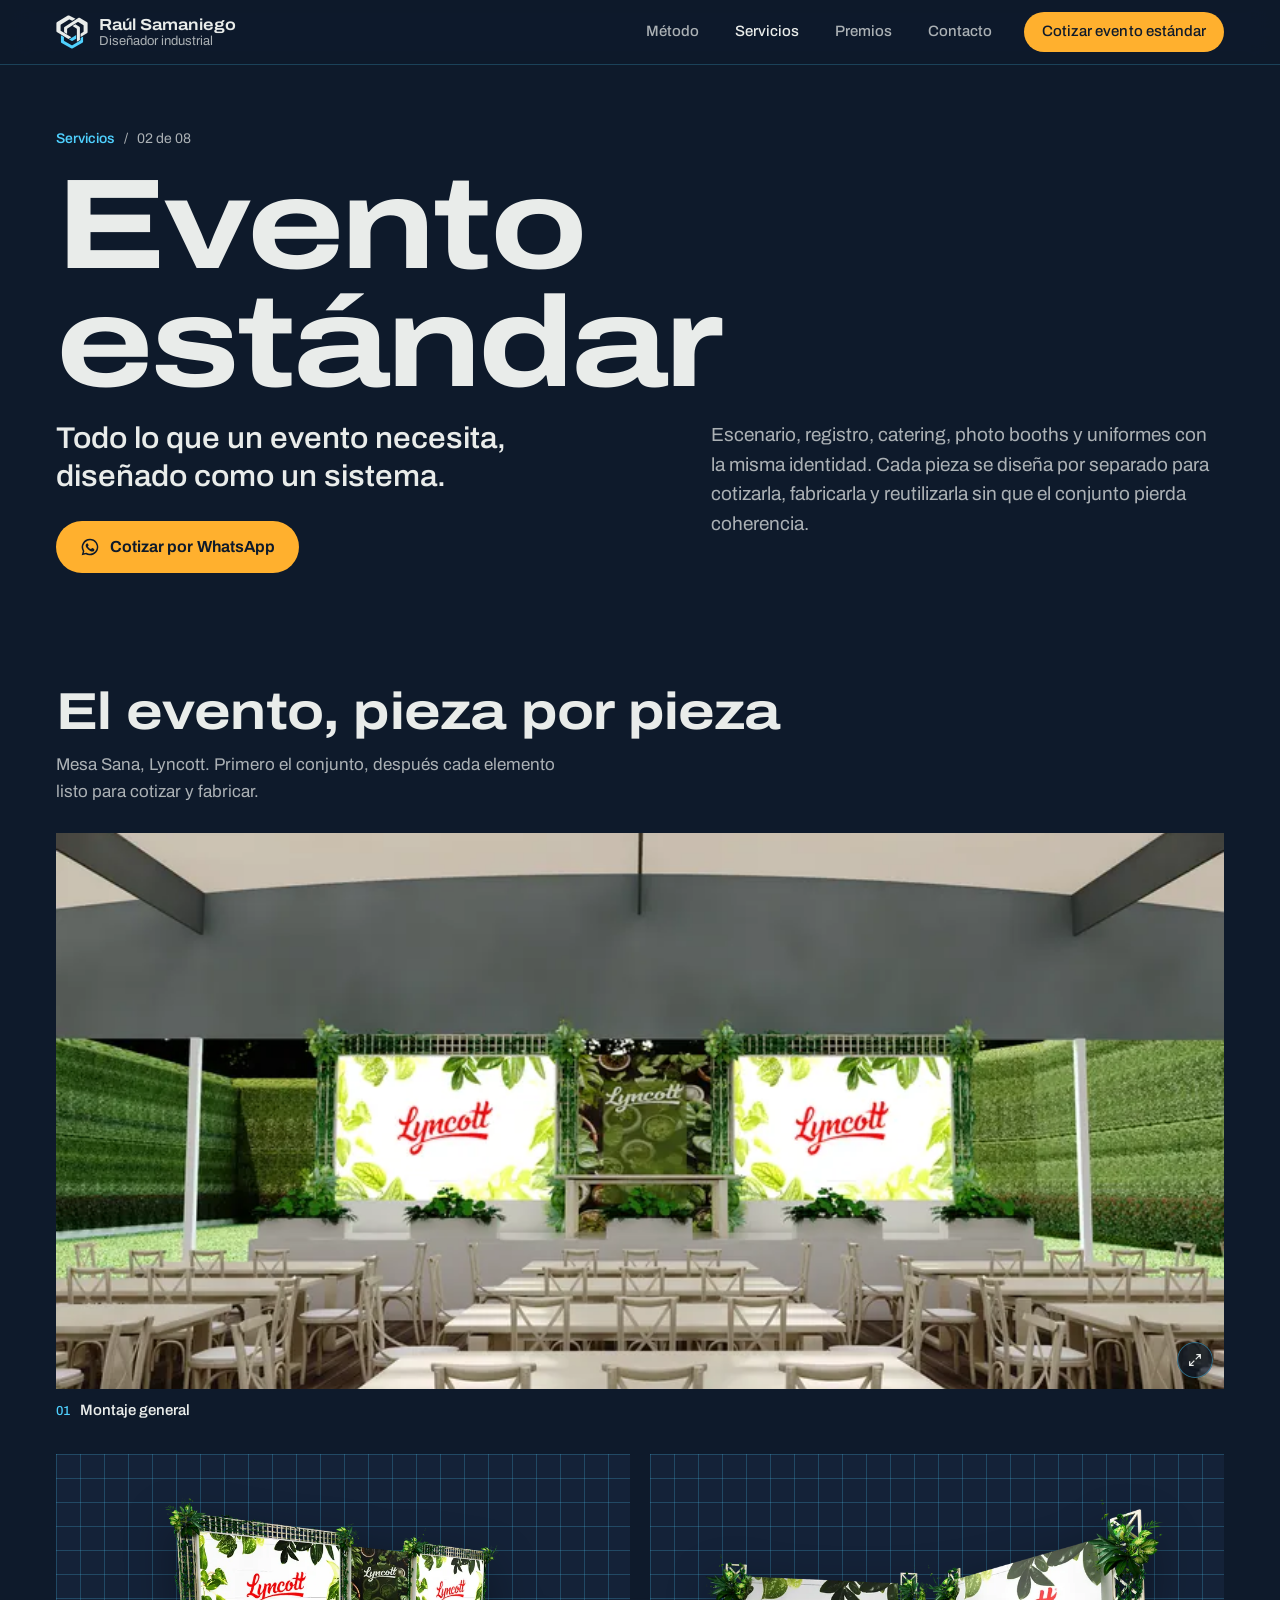
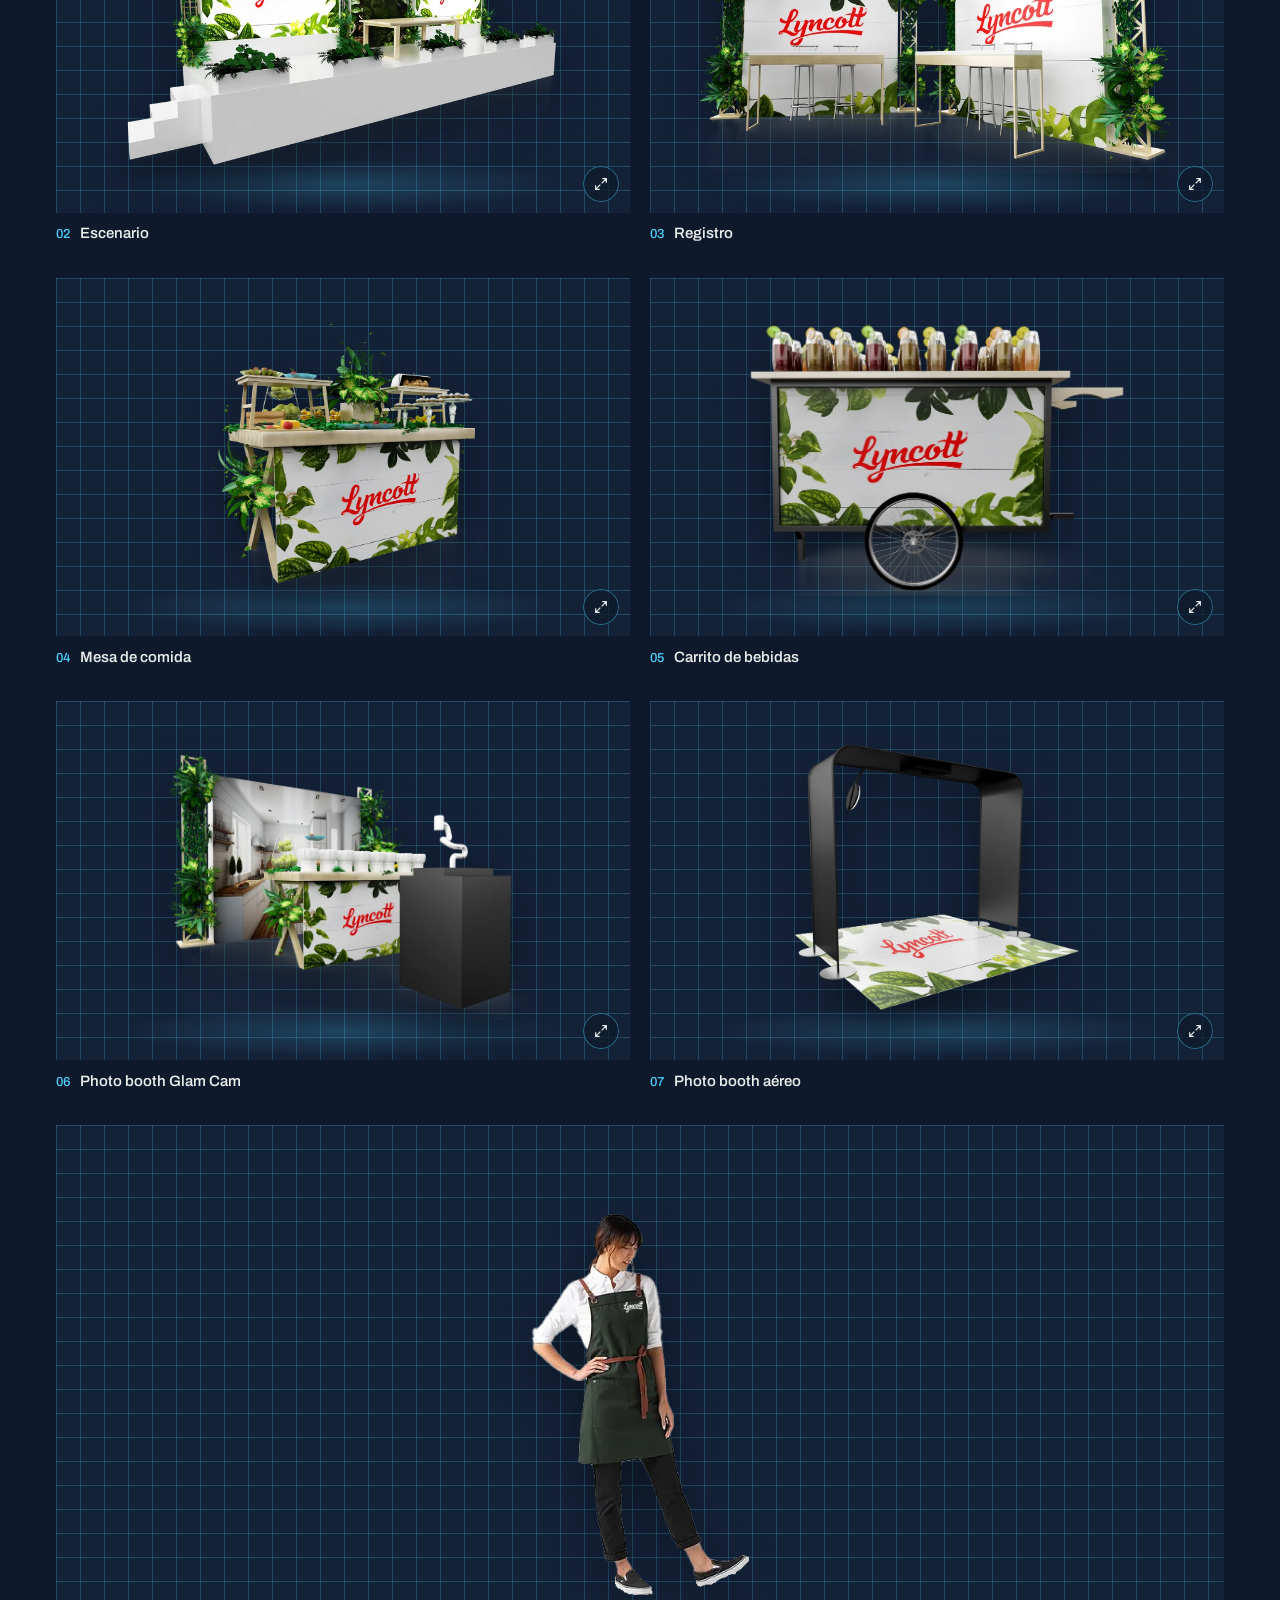
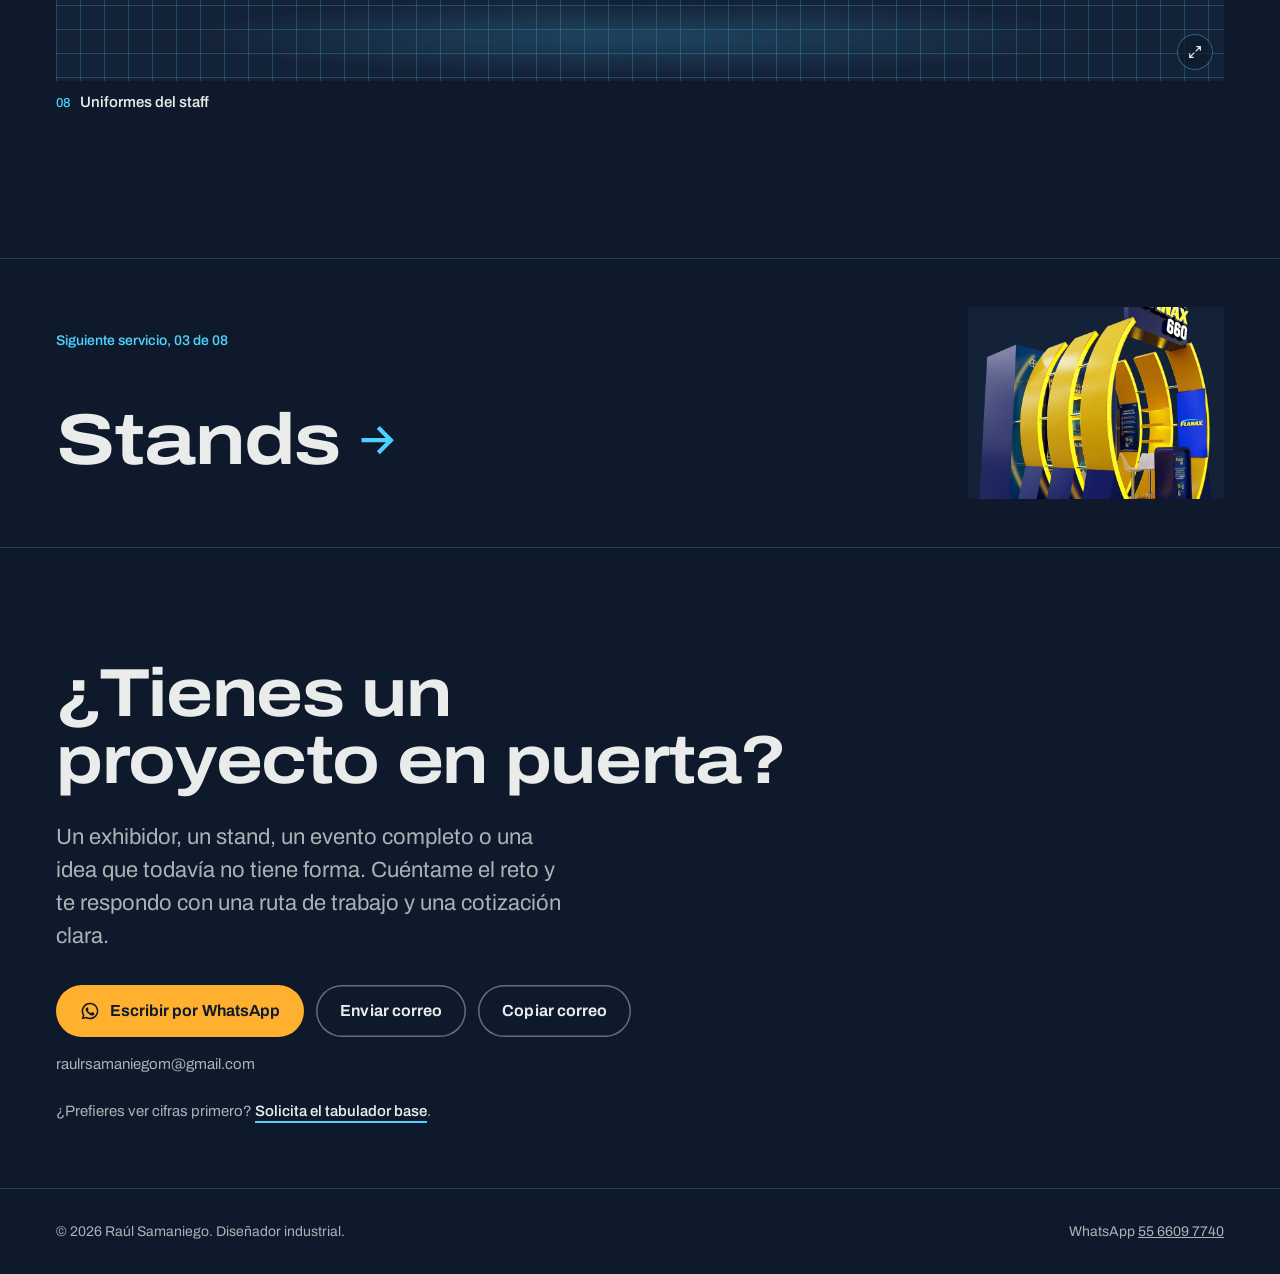
<file: servicio-evento-estandar.html>
<!doctype html>
<html lang="es-MX">
<head>
<meta charset="utf-8">
<meta name="viewport" content="width=device-width, initial-scale=1, viewport-fit=cover">
<title>Evento estándar | Raúl Samaniego, diseñador industrial</title>
<meta name="description" content="Todo lo que un evento necesita, diseñado como un sistema. Escenario, registro, catering, photo booths y uniformes con la misma identidad. Cada pieza se diseña por separ">
<meta name="theme-color" content="#0E1A2B">
<meta property="og:title" content="Evento estándar | Raúl Samaniego, diseñador industrial">
<meta property="og:description" content="Todo lo que un evento necesita, diseñado como un sistema. Escenario, registro, catering, photo booths y uniformes con la misma identidad. Cada pieza se diseña por separ">
<meta property="og:image" content="assets/img/og.jpg">
<link rel="icon" href="assets/img/logo.svg" type="image/svg+xml">
<link rel="icon" href="assets/img/favicon-32.png" sizes="32x32" type="image/png">
<link rel="apple-touch-icon" href="assets/img/apple-touch-icon.png">
<link rel="stylesheet" href="assets/css/fonts.css">
<link rel="stylesheet" href="assets/css/main.css">
<script>document.documentElement.classList.add('js')</script>
</head>
<body class="pg-servicio" data-servicio="evento-estandar">

<a class="skip" href="#contenido">Saltar al contenido</a>
<header class="bar is-solid" id="bar">
  <div class="bar__in">
    <a class="brand" href="index.html" aria-label="Raúl Samaniego, inicio">
      <img src="assets/img/logo.svg" alt="" width="32" height="34">
      <span><b>Raúl Samaniego</b><small>Diseñador industrial</small></span>
    </a>
    <nav class="nav" aria-label="Principal">
      <a href="index.html#metodo">Método</a>
      <a href="index.html#servicios" aria-current="true">Servicios</a>
      <a href="index.html#premios">Premios</a>
      <a href="#contacto">Contacto</a>
      <a class="btn btn--ambar" href="https://wa.me/525566097740?text=Hola%2C%20Ra%C3%BAl.%20Vi%20tu%20sitio%20y%20me%20interesa%20cotizar%3A%20Evento%20est%C3%A1ndar." target="_blank" rel="noopener">Cotizar evento estándar</a>
    </nav>
    <button class="menu-btn" type="button" aria-expanded="false" aria-controls="sheet">Menú</button>
  </div>
</header>
<div class="sheet" id="sheet" role="dialog" aria-modal="true" aria-label="Menú">
  <div class="sheet__top">
    <a class="brand" href="index.html" data-close>
      <img src="assets/img/logo.svg" alt="" width="32" height="34">
      <span><b>Raúl Samaniego</b><small>Diseñador industrial</small></span>
    </a>
    <button class="menu-btn" type="button" data-close>Cerrar</button>
  </div>
  <nav aria-label="Secciones">
    <a href="index.html" data-close><span>01</span>Portada</a>
    <a href="index.html#metodo" data-close><span>02</span>Método</a>
    <a href="index.html#servicios" data-close><span>03</span>Servicios</a>
    <a href="index.html#premios" data-close><span>04</span>Premios</a>
    <a href="#contacto" data-close><span>05</span>Contacto</a>
  </nav>
  <div class="sheet__foot">
    <a class="btn btn--ambar" href="https://wa.me/525566097740?text=Hola%2C%20Ra%C3%BAl.%20Vi%20tu%20sitio%20y%20me%20interesa%20cotizar%3A%20Evento%20est%C3%A1ndar." target="_blank" rel="noopener"><svg viewBox="0 0 24 24" aria-hidden="true"><path fill="currentColor" d="M12 2a10 10 0 0 0-8.6 15.1L2 22l5-1.3A10 10 0 1 0 12 2Zm0 18.2a8.2 8.2 0 0 1-4.2-1.2l-.3-.2-3 .8.8-2.9-.2-.3A8.2 8.2 0 1 1 12 20.2Zm4.5-6.1c-.2-.1-1.5-.7-1.7-.8-.2-.1-.4-.1-.6.1l-.8 1c-.1.2-.3.2-.5.1a6.7 6.7 0 0 1-3.3-2.9c-.3-.4.2-.4.7-1.3.1-.2 0-.3 0-.4l-.8-1.8c-.2-.5-.4-.4-.6-.4h-.5a1 1 0 0 0-.7.3 3 3 0 0 0-.9 2.2 5.1 5.1 0 0 0 1.1 2.7 11.6 11.6 0 0 0 4.4 3.9c1.6.7 2.3.8 3.1.6.5-.1 1.5-.6 1.7-1.2.2-.6.2-1.1.2-1.2-.1-.1-.3-.2-.5-.3Z"/></svg>Cotizar por WhatsApp</a>
  </div>
</div>
<main id="contenido">
  <section class="sv-hero" aria-labelledby="sv-t">
    <div class="wrap sv-hero__in">
      <p class="migas"><a href="index.html#servicios">Servicios</a><span aria-hidden="true">/</span><span>02 de 08</span></p>
      <h1 class="sv-hero__t" id="sv-t">Evento estándar</h1>
      <p class="sv-hero__titular">Todo lo que un evento necesita, diseñado como un sistema.</p>
      <p class="sv-hero__desc">Escenario, registro, catering, photo booths y uniformes con la misma identidad. Cada pieza se diseña por separado para cotizarla, fabricarla y reutilizarla sin que el conjunto pierda coherencia.</p>
      <div class="hero__actions">
        <a class="btn btn--ambar" href="https://wa.me/525566097740?text=Hola%2C%20Ra%C3%BAl.%20Vi%20tu%20sitio%20y%20me%20interesa%20cotizar%3A%20Evento%20est%C3%A1ndar." target="_blank" rel="noopener"><svg viewBox="0 0 24 24" aria-hidden="true"><path fill="currentColor" d="M12 2a10 10 0 0 0-8.6 15.1L2 22l5-1.3A10 10 0 1 0 12 2Zm0 18.2a8.2 8.2 0 0 1-4.2-1.2l-.3-.2-3 .8.8-2.9-.2-.3A8.2 8.2 0 1 1 12 20.2Zm4.5-6.1c-.2-.1-1.5-.7-1.7-.8-.2-.1-.4-.1-.6.1l-.8 1c-.1.2-.3.2-.5.1a6.7 6.7 0 0 1-3.3-2.9c-.3-.4.2-.4.7-1.3.1-.2 0-.3 0-.4l-.8-1.8c-.2-.5-.4-.4-.6-.4h-.5a1 1 0 0 0-.7.3 3 3 0 0 0-.9 2.2 5.1 5.1 0 0 0 1.1 2.7 11.6 11.6 0 0 0 4.4 3.9c1.6.7 2.3.8 3.1.6.5-.1 1.5-.6 1.7-1.2.2-.6.2-1.1.2-1.2-.1-.1-.3-.2-.5-.3Z"/></svg>Cotizar por WhatsApp</a>
      </div>
    </div>
  </section>
  <section class="sv-sec" aria-label="El evento, pieza por pieza"><div class="wrap"><h2 class="sv-sec__t">El evento, pieza por pieza</h2><p class="sv-sec__p">Mesa Sana, Lyncott. Primero el conjunto, después cada elemento listo para cotizar y fabricar.</p><div class="gal" data-lb-group>
        <figure class="gal__item is-wide">
          <button type="button" class="gal__btn" data-lb="assets/img/servicios/evento-estandar/lyncott-mesa-sana-1600.webp" data-lb-cap="Montaje general" data-lb-w="2560" data-lb-h="1440" aria-label="Ampliar: Montaje general">
            <picture class=""><source type="image/webp" srcset="assets/img/servicios/evento-estandar/lyncott-mesa-sana-800.webp 800w, assets/img/servicios/evento-estandar/lyncott-mesa-sana-1600.webp 1600w" sizes="(min-width: 60rem) 50vw, 100vw"><img src="assets/img/servicios/evento-estandar/lyncott-mesa-sana-800.jpg" alt="Montaje general" width="800" height="450" loading="lazy" decoding="async"></picture>
          </button>
          <figcaption><span>01</span>Montaje general</figcaption>
        </figure>
        <figure class="gal__item has-alpha">
          <button type="button" class="gal__btn" data-lb="assets/img/servicios/evento-estandar/escanario-lyncott-mesa-sana-1600.webp" data-lb-cap="Escenario" data-lb-w="2333" data-lb-h="1440" aria-label="Ampliar: Escenario">
            <picture class=""><source type="image/webp" srcset="assets/img/servicios/evento-estandar/escanario-lyncott-mesa-sana-800.webp 800w, assets/img/servicios/evento-estandar/escanario-lyncott-mesa-sana-1600.webp 1600w" sizes="(min-width: 60rem) 50vw, 100vw"><img src="assets/img/servicios/evento-estandar/escanario-lyncott-mesa-sana-800.png" alt="Escenario" width="800" height="494" loading="lazy" decoding="async"></picture>
          </button>
          <figcaption><span>02</span>Escenario</figcaption>
        </figure>
        <figure class="gal__item has-alpha">
          <button type="button" class="gal__btn" data-lb="assets/img/servicios/evento-estandar/registro-lyncott-mesa-sana-1600.webp" data-lb-cap="Registro" data-lb-w="2553" data-lb-h="1440" aria-label="Ampliar: Registro">
            <picture class=""><source type="image/webp" srcset="assets/img/servicios/evento-estandar/registro-lyncott-mesa-sana-800.webp 800w, assets/img/servicios/evento-estandar/registro-lyncott-mesa-sana-1600.webp 1600w" sizes="(min-width: 60rem) 50vw, 100vw"><img src="assets/img/servicios/evento-estandar/registro-lyncott-mesa-sana-800.png" alt="Registro" width="800" height="451" loading="lazy" decoding="async"></picture>
          </button>
          <figcaption><span>03</span>Registro</figcaption>
        </figure>
        <figure class="gal__item has-alpha">
          <button type="button" class="gal__btn" data-lb="assets/img/servicios/evento-estandar/mesa-de-comida-lyncott-mesa-sana-1600.webp" data-lb-cap="Mesa de comida" data-lb-w="1472" data-lb-h="1440" aria-label="Ampliar: Mesa de comida">
            <picture class=""><source type="image/webp" srcset="assets/img/servicios/evento-estandar/mesa-de-comida-lyncott-mesa-sana-800.webp 800w, assets/img/servicios/evento-estandar/mesa-de-comida-lyncott-mesa-sana-1600.webp 1472w" sizes="(min-width: 60rem) 50vw, 100vw"><img src="assets/img/servicios/evento-estandar/mesa-de-comida-lyncott-mesa-sana-800.png" alt="Mesa de comida" width="800" height="783" loading="lazy" decoding="async"></picture>
          </button>
          <figcaption><span>04</span>Mesa de comida</figcaption>
        </figure>
        <figure class="gal__item has-alpha">
          <button type="button" class="gal__btn" data-lb="assets/img/servicios/evento-estandar/carrito-lyncott-mesa-sana-1600.webp" data-lb-cap="Carrito de bebidas" data-lb-w="2031" data-lb-h="1440" aria-label="Ampliar: Carrito de bebidas">
            <picture class=""><source type="image/webp" srcset="assets/img/servicios/evento-estandar/carrito-lyncott-mesa-sana-800.webp 800w, assets/img/servicios/evento-estandar/carrito-lyncott-mesa-sana-1600.webp 1600w" sizes="(min-width: 60rem) 50vw, 100vw"><img src="assets/img/servicios/evento-estandar/carrito-lyncott-mesa-sana-800.png" alt="Carrito de bebidas" width="800" height="567" loading="lazy" decoding="async"></picture>
          </button>
          <figcaption><span>05</span>Carrito de bebidas</figcaption>
        </figure>
        <figure class="gal__item has-alpha">
          <button type="button" class="gal__btn" data-lb="assets/img/servicios/evento-estandar/photo-booth-glam-cam-lyncott-mesa-sana-1600.webp" data-lb-cap="Photo booth Glam Cam" data-lb-w="1925" data-lb-h="1440" aria-label="Ampliar: Photo booth Glam Cam">
            <picture class=""><source type="image/webp" srcset="assets/img/servicios/evento-estandar/photo-booth-glam-cam-lyncott-mesa-sana-800.webp 800w, assets/img/servicios/evento-estandar/photo-booth-glam-cam-lyncott-mesa-sana-1600.webp 1600w" sizes="(min-width: 60rem) 50vw, 100vw"><img src="assets/img/servicios/evento-estandar/photo-booth-glam-cam-lyncott-mesa-sana-800.png" alt="Photo booth Glam Cam" width="800" height="598" loading="lazy" decoding="async"></picture>
          </button>
          <figcaption><span>06</span>Photo booth Glam Cam</figcaption>
        </figure>
        <figure class="gal__item has-alpha">
          <button type="button" class="gal__btn" data-lb="assets/img/servicios/evento-estandar/photo-booth-aereo-lyncott-mesa-sana-1600.webp" data-lb-cap="Photo booth aéreo" data-lb-w="1541" data-lb-h="1415" aria-label="Ampliar: Photo booth aéreo">
            <picture class=""><source type="image/webp" srcset="assets/img/servicios/evento-estandar/photo-booth-aereo-lyncott-mesa-sana-800.webp 800w, assets/img/servicios/evento-estandar/photo-booth-aereo-lyncott-mesa-sana-1600.webp 1541w" sizes="(min-width: 60rem) 50vw, 100vw"><img src="assets/img/servicios/evento-estandar/photo-booth-aereo-lyncott-mesa-sana-800.png" alt="Photo booth aéreo" width="800" height="735" loading="lazy" decoding="async"></picture>
          </button>
          <figcaption><span>07</span>Photo booth aéreo</figcaption>
        </figure>
        <figure class="gal__item is-wide has-alpha">
          <button type="button" class="gal__btn" data-lb="assets/img/servicios/evento-estandar/uniformes-1600.webp" data-lb-cap="Uniformes del staff" data-lb-w="291" data-lb-h="491" aria-label="Ampliar: Uniformes del staff">
            <picture class=""><source type="image/webp" srcset="assets/img/servicios/evento-estandar/uniformes-1600.webp 291w" sizes="(min-width: 60rem) 50vw, 100vw"><img src="assets/img/servicios/evento-estandar/uniformes-800.png" alt="Uniformes del staff" width="291" height="491" loading="lazy" decoding="async"></picture>
          </button>
          <figcaption><span>08</span>Uniformes del staff</figcaption>
        </figure></div></div></section>
  <section class="sv-next" aria-label="Siguiente servicio">
    <a class="sv-next__a" href="servicio-stands.html">
      <span class="sv-next__k">Siguiente servicio, 03 de 08</span>
      <span class="sv-next__name">Stands<svg viewBox="0 0 24 24" aria-hidden="true"><path d="M5 12h13M13 6l6 6-6 6" fill="none" stroke="currentColor" stroke-width="2"/></svg></span>
      <span class="sv-next__img"><picture class=""><source type="image/webp" srcset="assets/img/servicios/stands/render-stand-flanax-800.webp 800w, assets/img/servicios/stands/render-stand-flanax-1600.webp 1318w" sizes="(min-width: 60rem) 30vw, 40vw"><img src="assets/img/servicios/stands/render-stand-flanax-800.png" alt="" width="800" height="874" loading="lazy" decoding="async"></picture></span>
    </a>
  </section>
  <section class="sv-cta" id="contacto" aria-labelledby="cta-t">
    <div class="wrap">
      <h2 class="sec__title" id="cta-t">¿Tienes un proyecto en puerta?</h2>
      <p class="sec__lead">Un exhibidor, un stand, un evento completo o una idea que todavía no tiene forma. Cuéntame el reto y te respondo con una ruta de trabajo y una cotización clara.</p>
      <div class="contacto__acts">
        <a class="btn btn--ambar" href="https://wa.me/525566097740?text=Hola%2C%20Ra%C3%BAl.%20Vi%20tu%20sitio%20y%20me%20interesa%20cotizar%3A%20Evento%20est%C3%A1ndar." target="_blank" rel="noopener"><svg viewBox="0 0 24 24" aria-hidden="true"><path fill="currentColor" d="M12 2a10 10 0 0 0-8.6 15.1L2 22l5-1.3A10 10 0 1 0 12 2Zm0 18.2a8.2 8.2 0 0 1-4.2-1.2l-.3-.2-3 .8.8-2.9-.2-.3A8.2 8.2 0 1 1 12 20.2Zm4.5-6.1c-.2-.1-1.5-.7-1.7-.8-.2-.1-.4-.1-.6.1l-.8 1c-.1.2-.3.2-.5.1a6.7 6.7 0 0 1-3.3-2.9c-.3-.4.2-.4.7-1.3.1-.2 0-.3 0-.4l-.8-1.8c-.2-.5-.4-.4-.6-.4h-.5a1 1 0 0 0-.7.3 3 3 0 0 0-.9 2.2 5.1 5.1 0 0 0 1.1 2.7 11.6 11.6 0 0 0 4.4 3.9c1.6.7 2.3.8 3.1.6.5-.1 1.5-.6 1.7-1.2.2-.6.2-1.1.2-1.2-.1-.1-.3-.2-.5-.3Z"/></svg>Escribir por WhatsApp</a>
        <div class="contacto__mail">
          <a class="btn btn--linea" href="mailto:raulrsamaniegom@gmail.com?subject=Cotizaci%C3%B3n%3A%20Evento%20est%C3%A1ndar">Enviar correo</a>
          <button class="btn btn--linea" type="button" id="copyMail" data-mail="raulrsamaniegom@gmail.com">Copiar correo</button>
        </div>
        <p class="contacto__addr">raulrsamaniegom@gmail.com</p>
      </div>
      <p class="tab-link">¿Prefieres ver cifras primero? <a class="link" href="https://wa.me/525566097740?text=Hola%2C%20Ra%C3%BAl.%20Me%20gustar%C3%ADa%20recibir%20tu%20tabulador%20base.%20Te%20escribo%20de%20parte%20de%3A%20" target="_blank" rel="noopener">Solicita el tabulador base</a>.</p>
    </div>
  </section>
</main>
<footer class="pie">
  <div class="wrap">
    <span>© 2026 Raúl Samaniego. Diseñador industrial.</span>
    <span>WhatsApp <a href="https://wa.me/525566097740?text=Hola%2C%20Ra%C3%BAl.%20Vi%20tu%20sitio%20y%20me%20interesa%20cotizar%3A%20Evento%20est%C3%A1ndar." target="_blank" rel="noopener">55 6609 7740</a></span>
  </div>
</footer>
<a class="btn btn--ambar fab" id="fab" href="https://wa.me/525566097740?text=Hola%2C%20Ra%C3%BAl.%20Vi%20tu%20sitio%20y%20me%20interesa%20cotizar%3A%20Evento%20est%C3%A1ndar." target="_blank" rel="noopener" tabindex="-1" aria-hidden="true"><svg viewBox="0 0 24 24" aria-hidden="true"><path fill="currentColor" d="M12 2a10 10 0 0 0-8.6 15.1L2 22l5-1.3A10 10 0 1 0 12 2Zm0 18.2a8.2 8.2 0 0 1-4.2-1.2l-.3-.2-3 .8.8-2.9-.2-.3A8.2 8.2 0 1 1 12 20.2Zm4.5-6.1c-.2-.1-1.5-.7-1.7-.8-.2-.1-.4-.1-.6.1l-.8 1c-.1.2-.3.2-.5.1a6.7 6.7 0 0 1-3.3-2.9c-.3-.4.2-.4.7-1.3.1-.2 0-.3 0-.4l-.8-1.8c-.2-.5-.4-.4-.6-.4h-.5a1 1 0 0 0-.7.3 3 3 0 0 0-.9 2.2 5.1 5.1 0 0 0 1.1 2.7 11.6 11.6 0 0 0 4.4 3.9c1.6.7 2.3.8 3.1.6.5-.1 1.5-.6 1.7-1.2.2-.6.2-1.1.2-1.2-.1-.1-.3-.2-.5-.3Z"/></svg>Cotizar</a>
<div class="toast" id="toast" role="status" aria-live="polite"></div>
<script src="assets/js/main.js"></script>
</body>
</html>
</file>
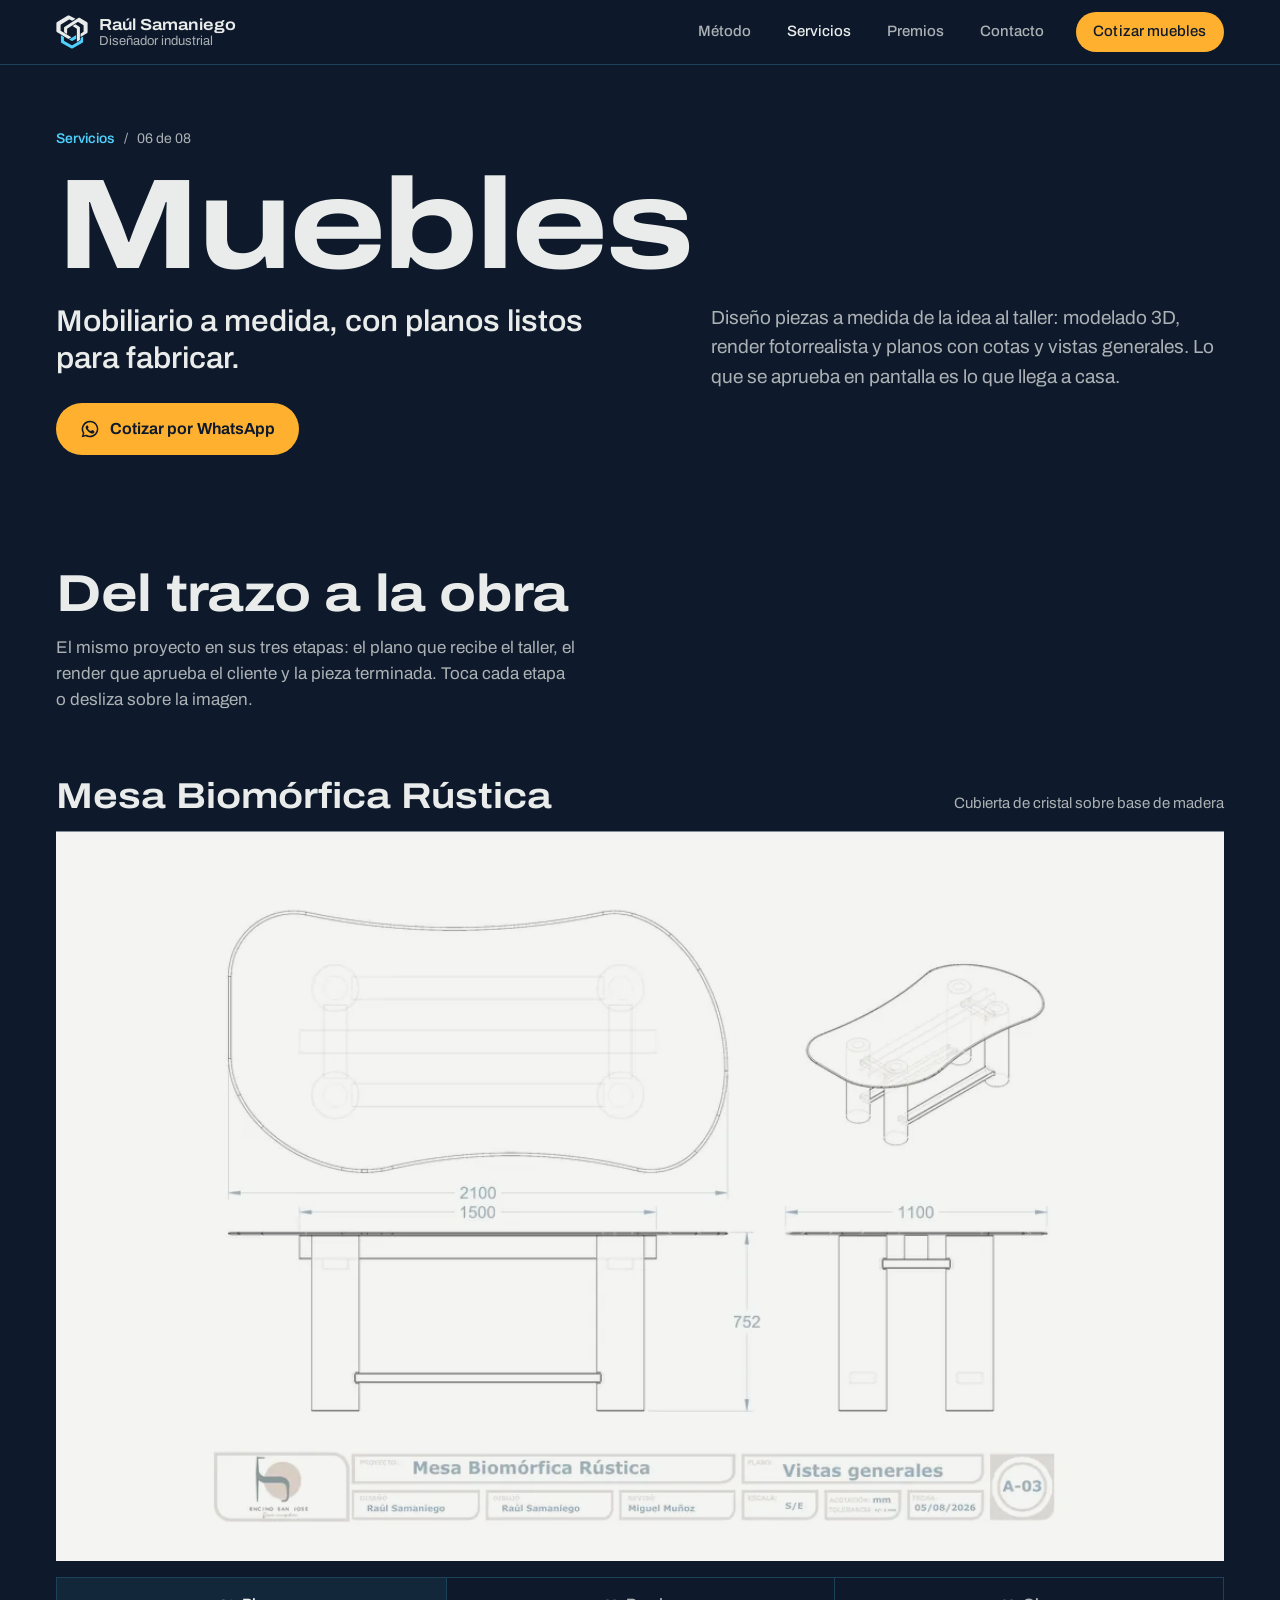
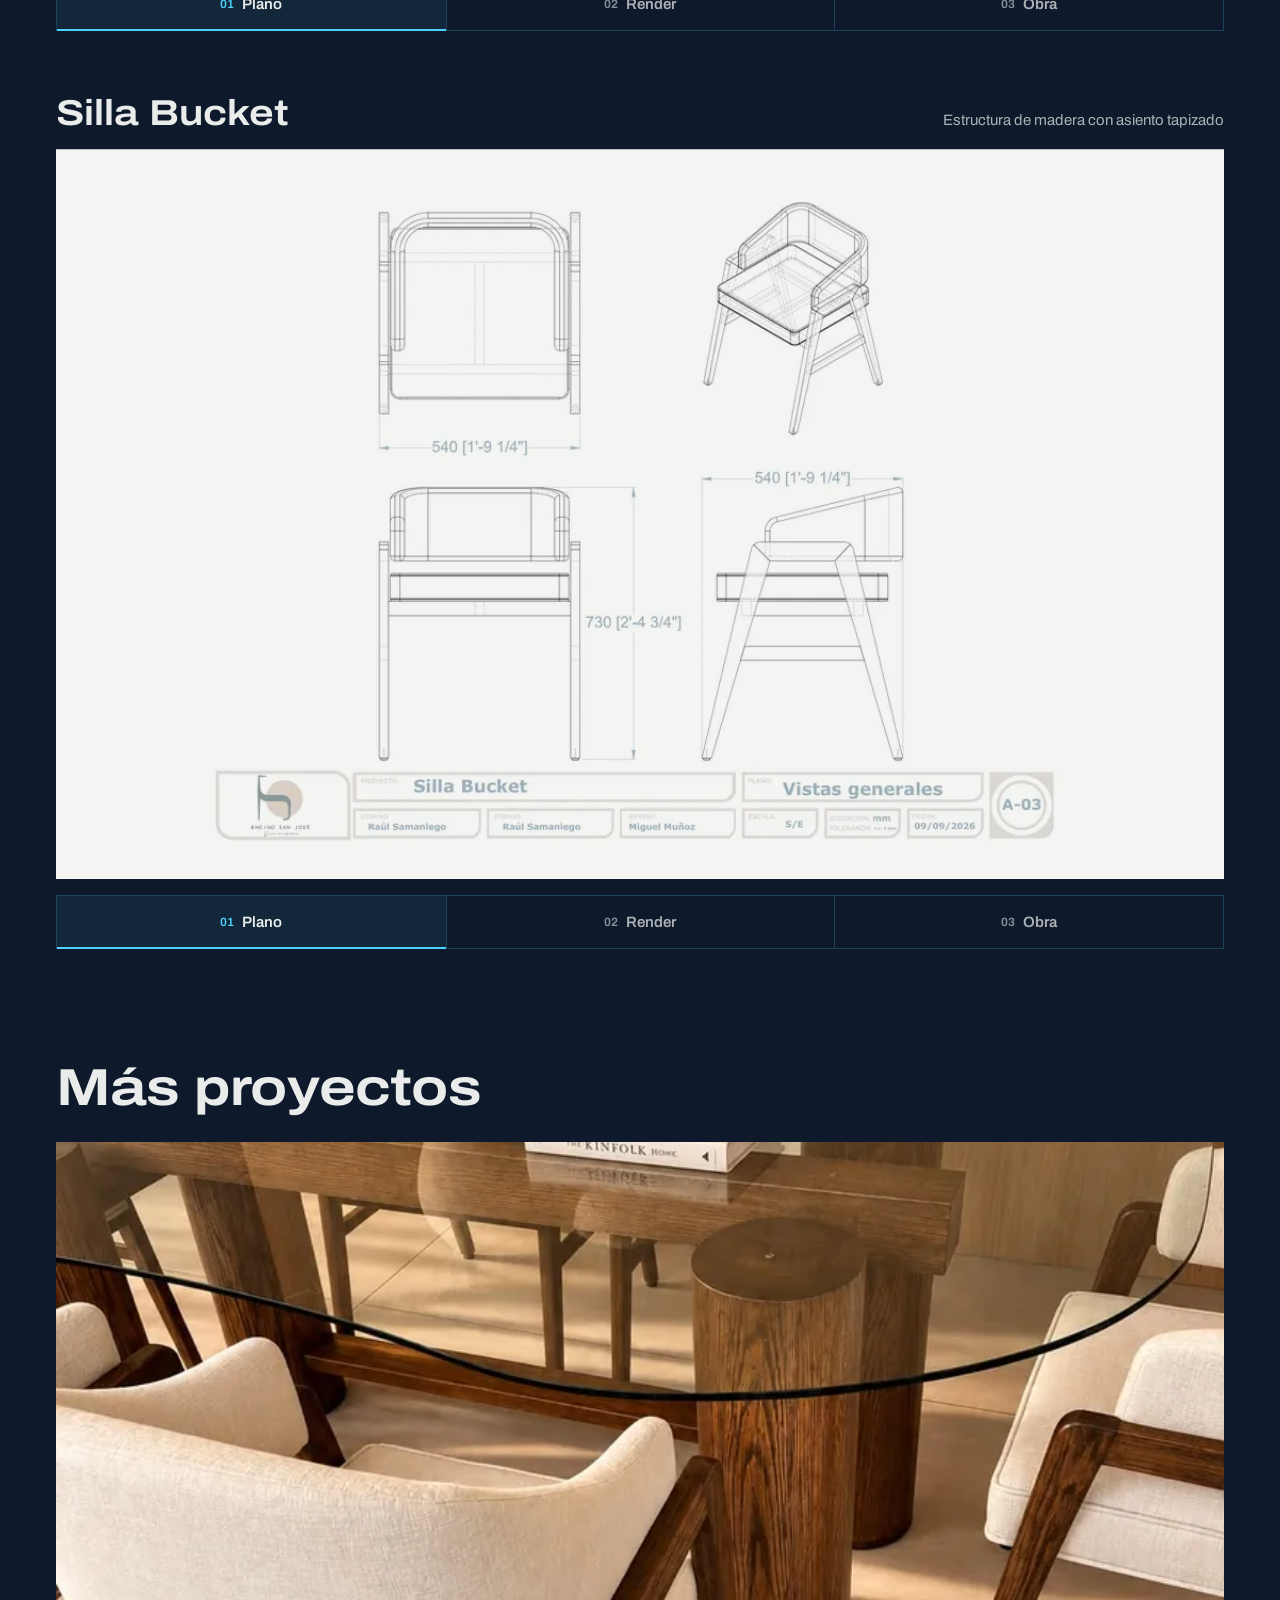
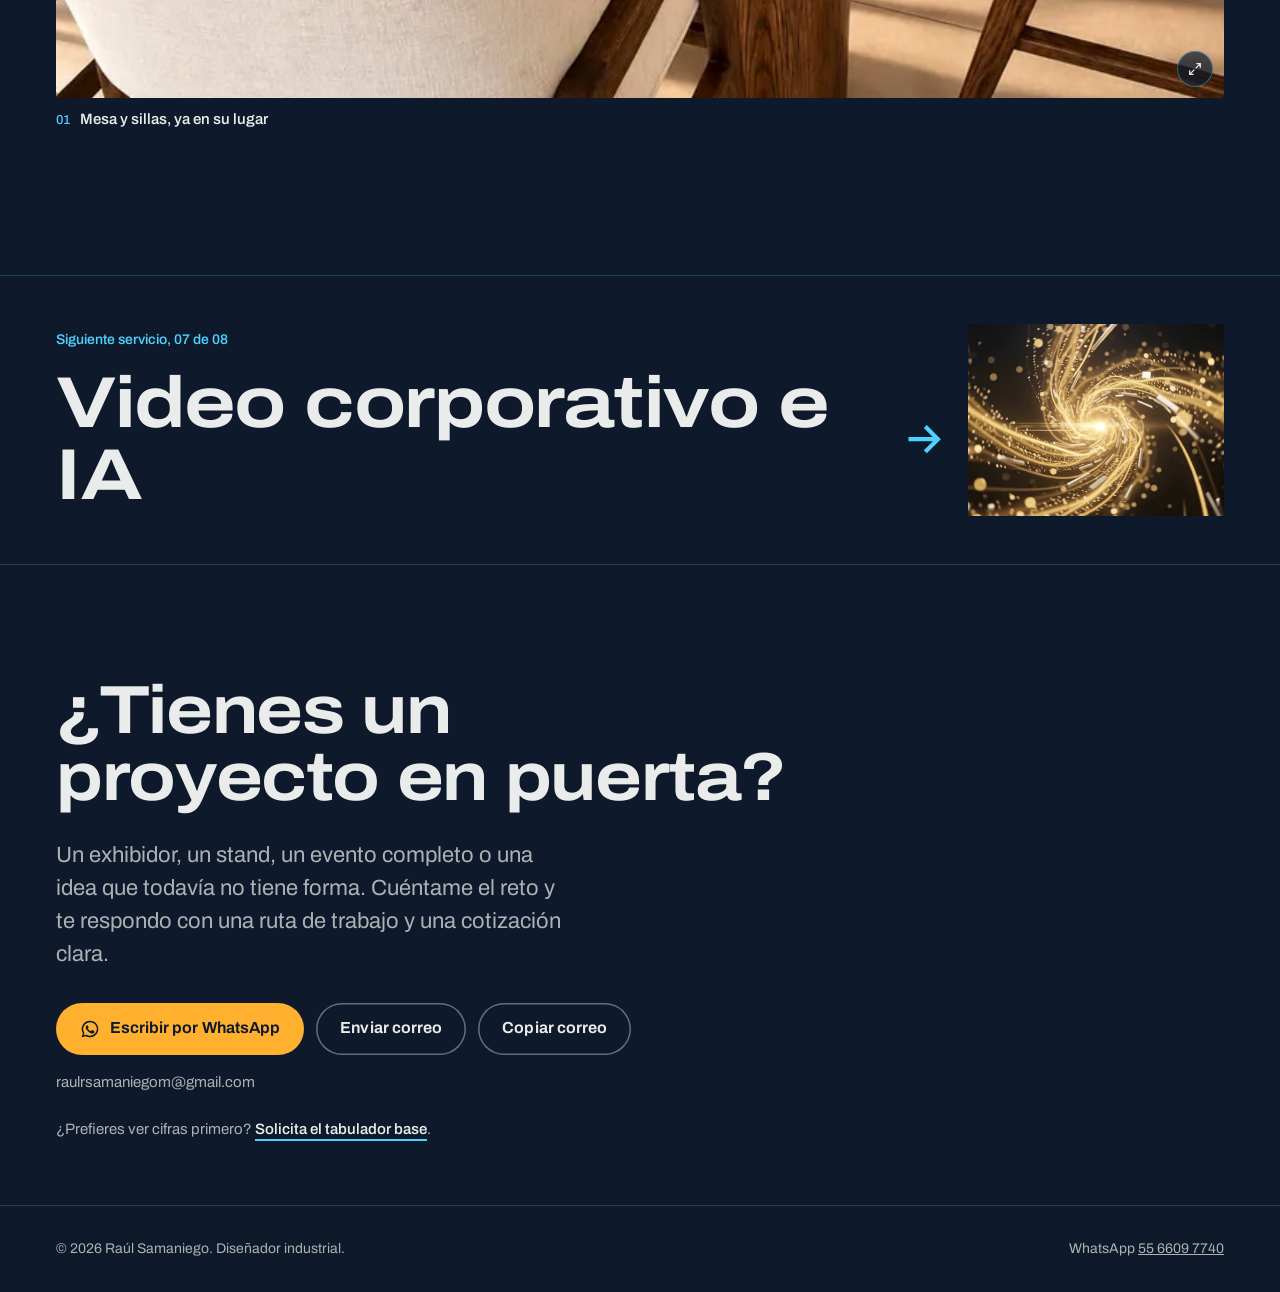
<file: servicio-muebles.html>
<!doctype html>
<html lang="es-MX">
<head>
<meta charset="utf-8">
<meta name="viewport" content="width=device-width, initial-scale=1, viewport-fit=cover">
<title>Muebles | Raúl Samaniego, diseñador industrial</title>
<meta name="description" content="Mobiliario a medida, con planos listos para fabricar. Diseño piezas a medida de la idea al taller: modelado 3D, render fotorrealista y planos con cotas y vistas gen">
<meta name="theme-color" content="#0E1A2B">
<meta property="og:title" content="Muebles | Raúl Samaniego, diseñador industrial">
<meta property="og:description" content="Mobiliario a medida, con planos listos para fabricar. Diseño piezas a medida de la idea al taller: modelado 3D, render fotorrealista y planos con cotas y vistas gen">
<meta property="og:image" content="assets/img/og.jpg">
<link rel="icon" href="assets/img/logo.svg" type="image/svg+xml">
<link rel="icon" href="assets/img/favicon-32.png" sizes="32x32" type="image/png">
<link rel="apple-touch-icon" href="assets/img/apple-touch-icon.png">
<link rel="stylesheet" href="assets/css/fonts.css">
<link rel="stylesheet" href="assets/css/main.css">
<script>document.documentElement.classList.add('js')</script>
</head>
<body class="pg-servicio" data-servicio="muebles">

<a class="skip" href="#contenido">Saltar al contenido</a>
<header class="bar is-solid" id="bar">
  <div class="bar__in">
    <a class="brand" href="index.html" aria-label="Raúl Samaniego, inicio">
      <img src="assets/img/logo.svg" alt="" width="32" height="34">
      <span><b>Raúl Samaniego</b><small>Diseñador industrial</small></span>
    </a>
    <nav class="nav" aria-label="Principal">
      <a href="index.html#metodo">Método</a>
      <a href="index.html#servicios" aria-current="true">Servicios</a>
      <a href="index.html#premios">Premios</a>
      <a href="#contacto">Contacto</a>
      <a class="btn btn--ambar" href="https://wa.me/525566097740?text=Hola%2C%20Ra%C3%BAl.%20Vi%20tu%20sitio%20y%20me%20interesa%20cotizar%3A%20Muebles." target="_blank" rel="noopener">Cotizar muebles</a>
    </nav>
    <button class="menu-btn" type="button" aria-expanded="false" aria-controls="sheet">Menú</button>
  </div>
</header>
<div class="sheet" id="sheet" role="dialog" aria-modal="true" aria-label="Menú">
  <div class="sheet__top">
    <a class="brand" href="index.html" data-close>
      <img src="assets/img/logo.svg" alt="" width="32" height="34">
      <span><b>Raúl Samaniego</b><small>Diseñador industrial</small></span>
    </a>
    <button class="menu-btn" type="button" data-close>Cerrar</button>
  </div>
  <nav aria-label="Secciones">
    <a href="index.html" data-close><span>01</span>Portada</a>
    <a href="index.html#metodo" data-close><span>02</span>Método</a>
    <a href="index.html#servicios" data-close><span>03</span>Servicios</a>
    <a href="index.html#premios" data-close><span>04</span>Premios</a>
    <a href="#contacto" data-close><span>05</span>Contacto</a>
  </nav>
  <div class="sheet__foot">
    <a class="btn btn--ambar" href="https://wa.me/525566097740?text=Hola%2C%20Ra%C3%BAl.%20Vi%20tu%20sitio%20y%20me%20interesa%20cotizar%3A%20Muebles." target="_blank" rel="noopener"><svg viewBox="0 0 24 24" aria-hidden="true"><path fill="currentColor" d="M12 2a10 10 0 0 0-8.6 15.1L2 22l5-1.3A10 10 0 1 0 12 2Zm0 18.2a8.2 8.2 0 0 1-4.2-1.2l-.3-.2-3 .8.8-2.9-.2-.3A8.2 8.2 0 1 1 12 20.2Zm4.5-6.1c-.2-.1-1.5-.7-1.7-.8-.2-.1-.4-.1-.6.1l-.8 1c-.1.2-.3.2-.5.1a6.7 6.7 0 0 1-3.3-2.9c-.3-.4.2-.4.7-1.3.1-.2 0-.3 0-.4l-.8-1.8c-.2-.5-.4-.4-.6-.4h-.5a1 1 0 0 0-.7.3 3 3 0 0 0-.9 2.2 5.1 5.1 0 0 0 1.1 2.7 11.6 11.6 0 0 0 4.4 3.9c1.6.7 2.3.8 3.1.6.5-.1 1.5-.6 1.7-1.2.2-.6.2-1.1.2-1.2-.1-.1-.3-.2-.5-.3Z"/></svg>Cotizar por WhatsApp</a>
  </div>
</div>
<main id="contenido">
  <section class="sv-hero" aria-labelledby="sv-t">
    <div class="wrap sv-hero__in">
      <p class="migas"><a href="index.html#servicios">Servicios</a><span aria-hidden="true">/</span><span>06 de 08</span></p>
      <h1 class="sv-hero__t" id="sv-t">Muebles</h1>
      <p class="sv-hero__titular">Mobiliario a medida, con planos listos para fabricar.</p>
      <p class="sv-hero__desc">Diseño piezas a medida de la idea al taller: modelado 3D, render fotorrealista y planos con cotas y vistas generales. Lo que se aprueba en pantalla es lo que llega a casa.</p>
      <div class="hero__actions">
        <a class="btn btn--ambar" href="https://wa.me/525566097740?text=Hola%2C%20Ra%C3%BAl.%20Vi%20tu%20sitio%20y%20me%20interesa%20cotizar%3A%20Muebles." target="_blank" rel="noopener"><svg viewBox="0 0 24 24" aria-hidden="true"><path fill="currentColor" d="M12 2a10 10 0 0 0-8.6 15.1L2 22l5-1.3A10 10 0 1 0 12 2Zm0 18.2a8.2 8.2 0 0 1-4.2-1.2l-.3-.2-3 .8.8-2.9-.2-.3A8.2 8.2 0 1 1 12 20.2Zm4.5-6.1c-.2-.1-1.5-.7-1.7-.8-.2-.1-.4-.1-.6.1l-.8 1c-.1.2-.3.2-.5.1a6.7 6.7 0 0 1-3.3-2.9c-.3-.4.2-.4.7-1.3.1-.2 0-.3 0-.4l-.8-1.8c-.2-.5-.4-.4-.6-.4h-.5a1 1 0 0 0-.7.3 3 3 0 0 0-.9 2.2 5.1 5.1 0 0 0 1.1 2.7 11.6 11.6 0 0 0 4.4 3.9c1.6.7 2.3.8 3.1.6.5-.1 1.5-.6 1.7-1.2.2-.6.2-1.1.2-1.2-.1-.1-.3-.2-.5-.3Z"/></svg>Cotizar por WhatsApp</a>
      </div>
    </div>
  </section>
  
  <section class="sv-sec trazos" aria-labelledby="tz-t">
    <div class="wrap">
      <h2 id="tz-t" class="sv-sec__t">Del trazo a la obra</h2>
      <p class="sv-sec__p">El mismo proyecto en sus tres etapas: el plano que recibe el taller, el render que aprueba el cliente y la pieza terminada. Toca cada etapa o desliza sobre la imagen.</p>
      
      <article class="trazo" data-paso="0">
        <header class="trazo__head">
          <h3>Mesa Biomórfica Rústica</h3>
          <p>Cubierta de cristal sobre base de madera</p>
        </header>
        <div class="trazo__fig" role="group" aria-label="Mesa Biomórfica Rústica: del plano a la obra">
          <div class="capa capa--plano" data-k="0"><picture class=""><source type="image/webp" srcset="assets/img/servicios/muebles/plano-mesa-biomorfica-rustica-800.webp 800w, assets/img/servicios/muebles/plano-mesa-biomorfica-rustica-1600.webp 1600w" sizes="(min-width: 60rem) 60vw, 100vw"><img src="assets/img/servicios/muebles/plano-mesa-biomorfica-rustica-800.jpg" alt="Mesa Biomórfica Rústica: plano" width="800" height="618" loading="lazy" decoding="async"></picture></div><div class="capa capa--render" data-k="1"><picture class=""><source type="image/webp" srcset="assets/img/servicios/muebles/render-mesa-biomorfica-rustica-800.webp 800w, assets/img/servicios/muebles/render-mesa-biomorfica-rustica-1600.webp 1600w" sizes="(min-width: 60rem) 60vw, 100vw"><img src="assets/img/servicios/muebles/render-mesa-biomorfica-rustica-800.png" alt="Mesa Biomórfica Rústica: render" width="800" height="421" loading="lazy" decoding="async"></picture></div><div class="capa capa--obra" data-k="2"><picture class=""><source type="image/webp" srcset="assets/img/servicios/muebles/foto-mesa-biomorfica-y-silla-bucket-03-800.webp 800w, assets/img/servicios/muebles/foto-mesa-biomorfica-y-silla-bucket-03-1600.webp 1448w" sizes="(min-width: 60rem) 60vw, 100vw"><img src="assets/img/servicios/muebles/foto-mesa-biomorfica-y-silla-bucket-03-800.jpg" alt="Mesa Biomórfica Rústica: obra" width="800" height="600" loading="lazy" decoding="async"></picture></div>
          <span class="trazo__linea" aria-hidden="true"></span>
        </div>
        <div class="trazo__ctl" role="group" aria-label="Etapa">
          <button type="button" data-k="0" aria-pressed="true"><span>01</span>Plano</button>
          <button type="button" data-k="1" aria-pressed="false"><span>02</span>Render</button>
          <button type="button" data-k="2" aria-pressed="false"><span>03</span>Obra</button>
        </div>
      </article>
      <article class="trazo" data-paso="0">
        <header class="trazo__head">
          <h3>Silla Bucket</h3>
          <p>Estructura de madera con asiento tapizado</p>
        </header>
        <div class="trazo__fig" role="group" aria-label="Silla Bucket: del plano a la obra">
          <div class="capa capa--plano" data-k="0"><picture class=""><source type="image/webp" srcset="assets/img/servicios/muebles/plano-silla-bucket-800.webp 800w, assets/img/servicios/muebles/plano-silla-bucket-1600.webp 1600w" sizes="(min-width: 60rem) 60vw, 100vw"><img src="assets/img/servicios/muebles/plano-silla-bucket-800.jpg" alt="Silla Bucket: plano" width="800" height="619" loading="lazy" decoding="async"></picture></div><div class="capa capa--render" data-k="1"><picture class=""><source type="image/webp" srcset="assets/img/servicios/muebles/render-silla-800.webp 800w, assets/img/servicios/muebles/render-silla-1600.webp 1600w" sizes="(min-width: 60rem) 60vw, 100vw"><img src="assets/img/servicios/muebles/render-silla-800.jpg" alt="Silla Bucket: render" width="800" height="1072" loading="lazy" decoding="async"></picture></div><div class="capa capa--obra" data-k="2"><picture class=""><source type="image/webp" srcset="assets/img/servicios/muebles/foto-mesa-biomorfica-y-silla-bucket-02-800.webp 800w, assets/img/servicios/muebles/foto-mesa-biomorfica-y-silla-bucket-02-1600.webp 1086w" sizes="(min-width: 60rem) 60vw, 100vw"><img src="assets/img/servicios/muebles/foto-mesa-biomorfica-y-silla-bucket-02-800.jpg" alt="Silla Bucket: obra" width="800" height="1067" loading="lazy" decoding="async"></picture></div>
          <span class="trazo__linea" aria-hidden="true"></span>
        </div>
        <div class="trazo__ctl" role="group" aria-label="Etapa">
          <button type="button" data-k="0" aria-pressed="true"><span>01</span>Plano</button>
          <button type="button" data-k="1" aria-pressed="false"><span>02</span>Render</button>
          <button type="button" data-k="2" aria-pressed="false"><span>03</span>Obra</button>
        </div>
      </article>
    </div>
  </section>
  <section class="sv-sec" aria-label="Más proyectos"><div class="wrap"><h2 class="sv-sec__t">Más proyectos</h2><div class="gal" data-lb-group>
        <figure class="gal__item is-wide">
          <button type="button" class="gal__btn" data-lb="assets/img/servicios/muebles/foto-mesa-biomorfica-y-silla-bucket-01-1600.webp" data-lb-cap="Mesa y sillas, ya en su lugar" data-lb-w="1086" data-lb-h="1448" aria-label="Ampliar: Mesa y sillas, ya en su lugar">
            <picture class=""><source type="image/webp" srcset="assets/img/servicios/muebles/foto-mesa-biomorfica-y-silla-bucket-01-800.webp 800w, assets/img/servicios/muebles/foto-mesa-biomorfica-y-silla-bucket-01-1600.webp 1086w" sizes="(min-width: 60rem) 50vw, 100vw"><img src="assets/img/servicios/muebles/foto-mesa-biomorfica-y-silla-bucket-01-800.jpg" alt="Mesa y sillas, ya en su lugar" width="800" height="1067" loading="lazy" decoding="async"></picture>
          </button>
          <figcaption><span>01</span>Mesa y sillas, ya en su lugar</figcaption>
        </figure></div></div></section>
  <section class="sv-next" aria-label="Siguiente servicio">
    <a class="sv-next__a" href="servicio-video-ia.html">
      <span class="sv-next__k">Siguiente servicio, 07 de 08</span>
      <span class="sv-next__name">Video corporativo e IA<svg viewBox="0 0 24 24" aria-hidden="true"><path d="M5 12h13M13 6l6 6-6 6" fill="none" stroke="currentColor" stroke-width="2"/></svg></span>
      <span class="sv-next__img"><img src="assets/img/servicios/video-ia/cortinilla-actinver-intro-poster.jpg" alt="" width="1280" height="720" loading="lazy"></span>
    </a>
  </section>
  <section class="sv-cta" id="contacto" aria-labelledby="cta-t">
    <div class="wrap">
      <h2 class="sec__title" id="cta-t">¿Tienes un proyecto en puerta?</h2>
      <p class="sec__lead">Un exhibidor, un stand, un evento completo o una idea que todavía no tiene forma. Cuéntame el reto y te respondo con una ruta de trabajo y una cotización clara.</p>
      <div class="contacto__acts">
        <a class="btn btn--ambar" href="https://wa.me/525566097740?text=Hola%2C%20Ra%C3%BAl.%20Vi%20tu%20sitio%20y%20me%20interesa%20cotizar%3A%20Muebles." target="_blank" rel="noopener"><svg viewBox="0 0 24 24" aria-hidden="true"><path fill="currentColor" d="M12 2a10 10 0 0 0-8.6 15.1L2 22l5-1.3A10 10 0 1 0 12 2Zm0 18.2a8.2 8.2 0 0 1-4.2-1.2l-.3-.2-3 .8.8-2.9-.2-.3A8.2 8.2 0 1 1 12 20.2Zm4.5-6.1c-.2-.1-1.5-.7-1.7-.8-.2-.1-.4-.1-.6.1l-.8 1c-.1.2-.3.2-.5.1a6.7 6.7 0 0 1-3.3-2.9c-.3-.4.2-.4.7-1.3.1-.2 0-.3 0-.4l-.8-1.8c-.2-.5-.4-.4-.6-.4h-.5a1 1 0 0 0-.7.3 3 3 0 0 0-.9 2.2 5.1 5.1 0 0 0 1.1 2.7 11.6 11.6 0 0 0 4.4 3.9c1.6.7 2.3.8 3.1.6.5-.1 1.5-.6 1.7-1.2.2-.6.2-1.1.2-1.2-.1-.1-.3-.2-.5-.3Z"/></svg>Escribir por WhatsApp</a>
        <div class="contacto__mail">
          <a class="btn btn--linea" href="mailto:raulrsamaniegom@gmail.com?subject=Cotizaci%C3%B3n%3A%20Muebles">Enviar correo</a>
          <button class="btn btn--linea" type="button" id="copyMail" data-mail="raulrsamaniegom@gmail.com">Copiar correo</button>
        </div>
        <p class="contacto__addr">raulrsamaniegom@gmail.com</p>
      </div>
      <p class="tab-link">¿Prefieres ver cifras primero? <a class="link" href="https://wa.me/525566097740?text=Hola%2C%20Ra%C3%BAl.%20Me%20gustar%C3%ADa%20recibir%20tu%20tabulador%20base.%20Te%20escribo%20de%20parte%20de%3A%20" target="_blank" rel="noopener">Solicita el tabulador base</a>.</p>
    </div>
  </section>
</main>
<footer class="pie">
  <div class="wrap">
    <span>© 2026 Raúl Samaniego. Diseñador industrial.</span>
    <span>WhatsApp <a href="https://wa.me/525566097740?text=Hola%2C%20Ra%C3%BAl.%20Vi%20tu%20sitio%20y%20me%20interesa%20cotizar%3A%20Muebles." target="_blank" rel="noopener">55 6609 7740</a></span>
  </div>
</footer>
<a class="btn btn--ambar fab" id="fab" href="https://wa.me/525566097740?text=Hola%2C%20Ra%C3%BAl.%20Vi%20tu%20sitio%20y%20me%20interesa%20cotizar%3A%20Muebles." target="_blank" rel="noopener" tabindex="-1" aria-hidden="true"><svg viewBox="0 0 24 24" aria-hidden="true"><path fill="currentColor" d="M12 2a10 10 0 0 0-8.6 15.1L2 22l5-1.3A10 10 0 1 0 12 2Zm0 18.2a8.2 8.2 0 0 1-4.2-1.2l-.3-.2-3 .8.8-2.9-.2-.3A8.2 8.2 0 1 1 12 20.2Zm4.5-6.1c-.2-.1-1.5-.7-1.7-.8-.2-.1-.4-.1-.6.1l-.8 1c-.1.2-.3.2-.5.1a6.7 6.7 0 0 1-3.3-2.9c-.3-.4.2-.4.7-1.3.1-.2 0-.3 0-.4l-.8-1.8c-.2-.5-.4-.4-.6-.4h-.5a1 1 0 0 0-.7.3 3 3 0 0 0-.9 2.2 5.1 5.1 0 0 0 1.1 2.7 11.6 11.6 0 0 0 4.4 3.9c1.6.7 2.3.8 3.1.6.5-.1 1.5-.6 1.7-1.2.2-.6.2-1.1.2-1.2-.1-.1-.3-.2-.5-.3Z"/></svg>Cotizar</a>
<div class="toast" id="toast" role="status" aria-live="polite"></div>
<script src="assets/js/main.js"></script>
</body>
</html>
</file>
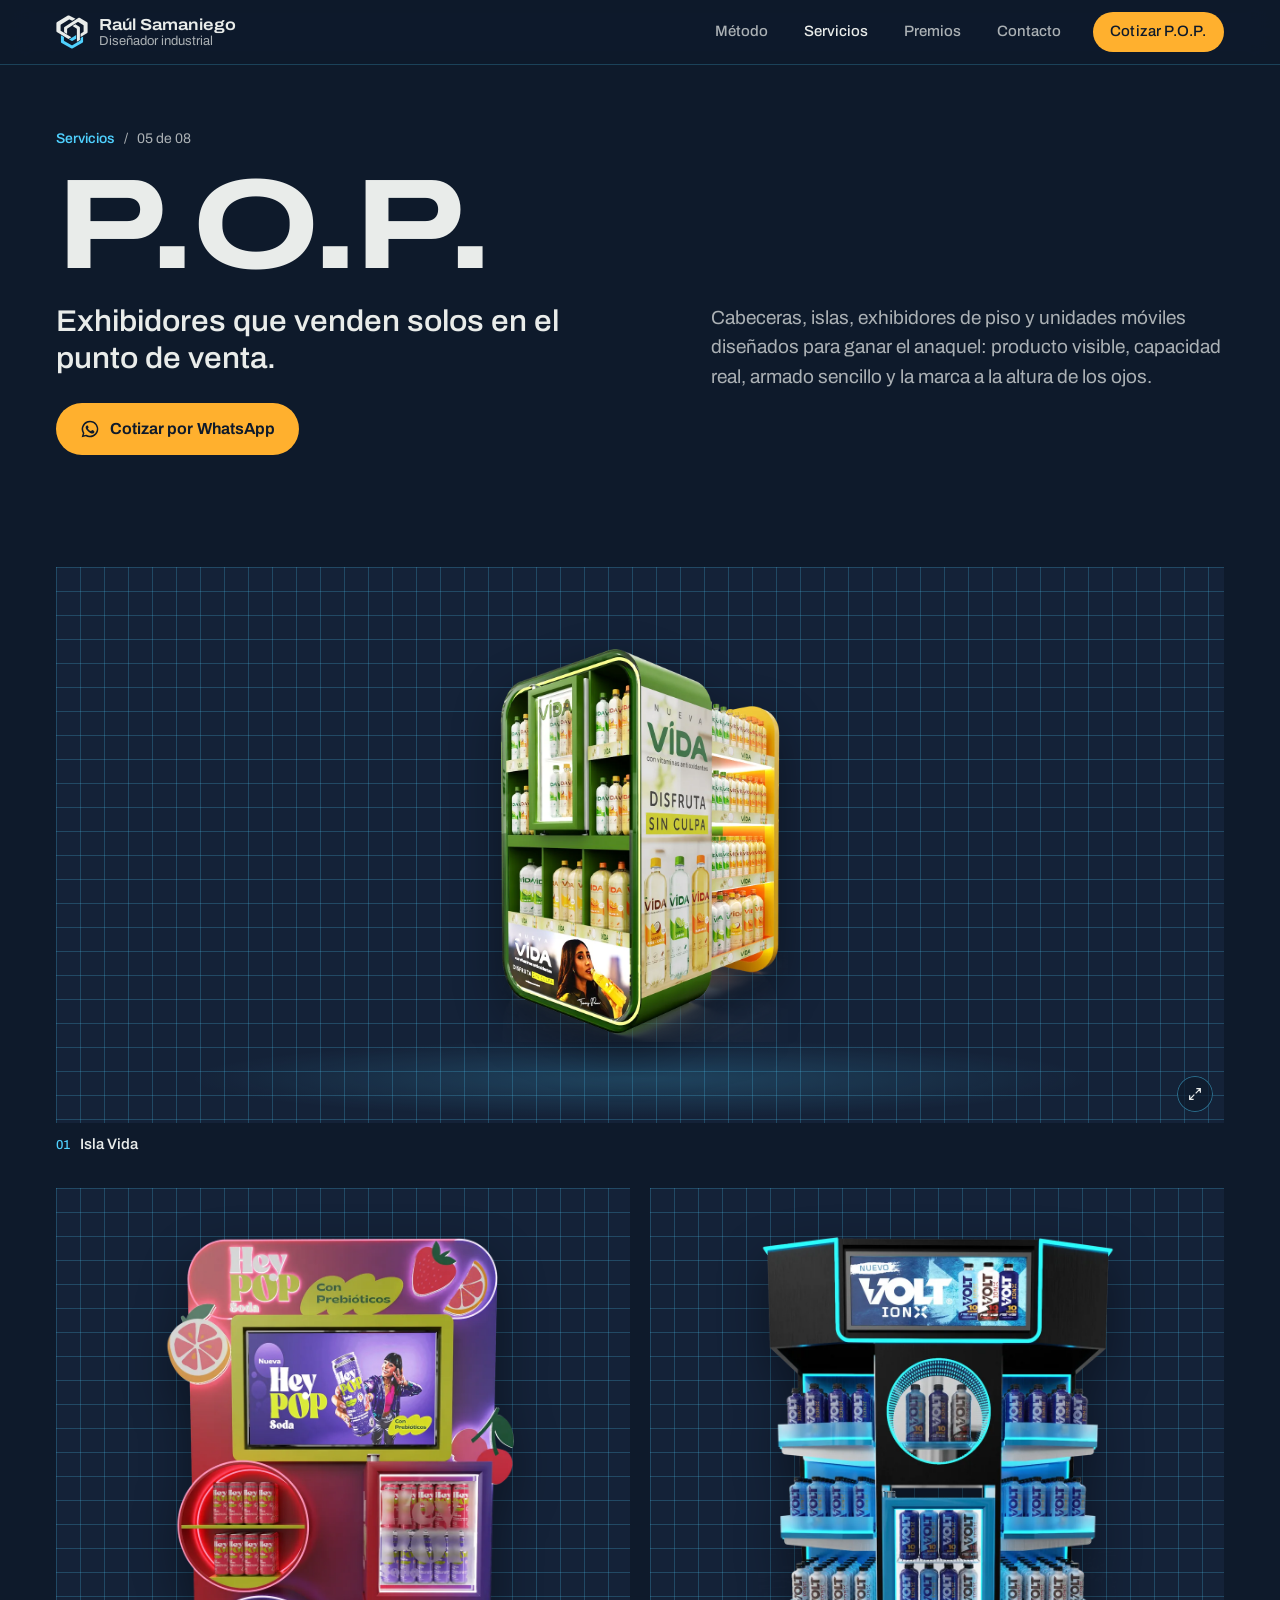
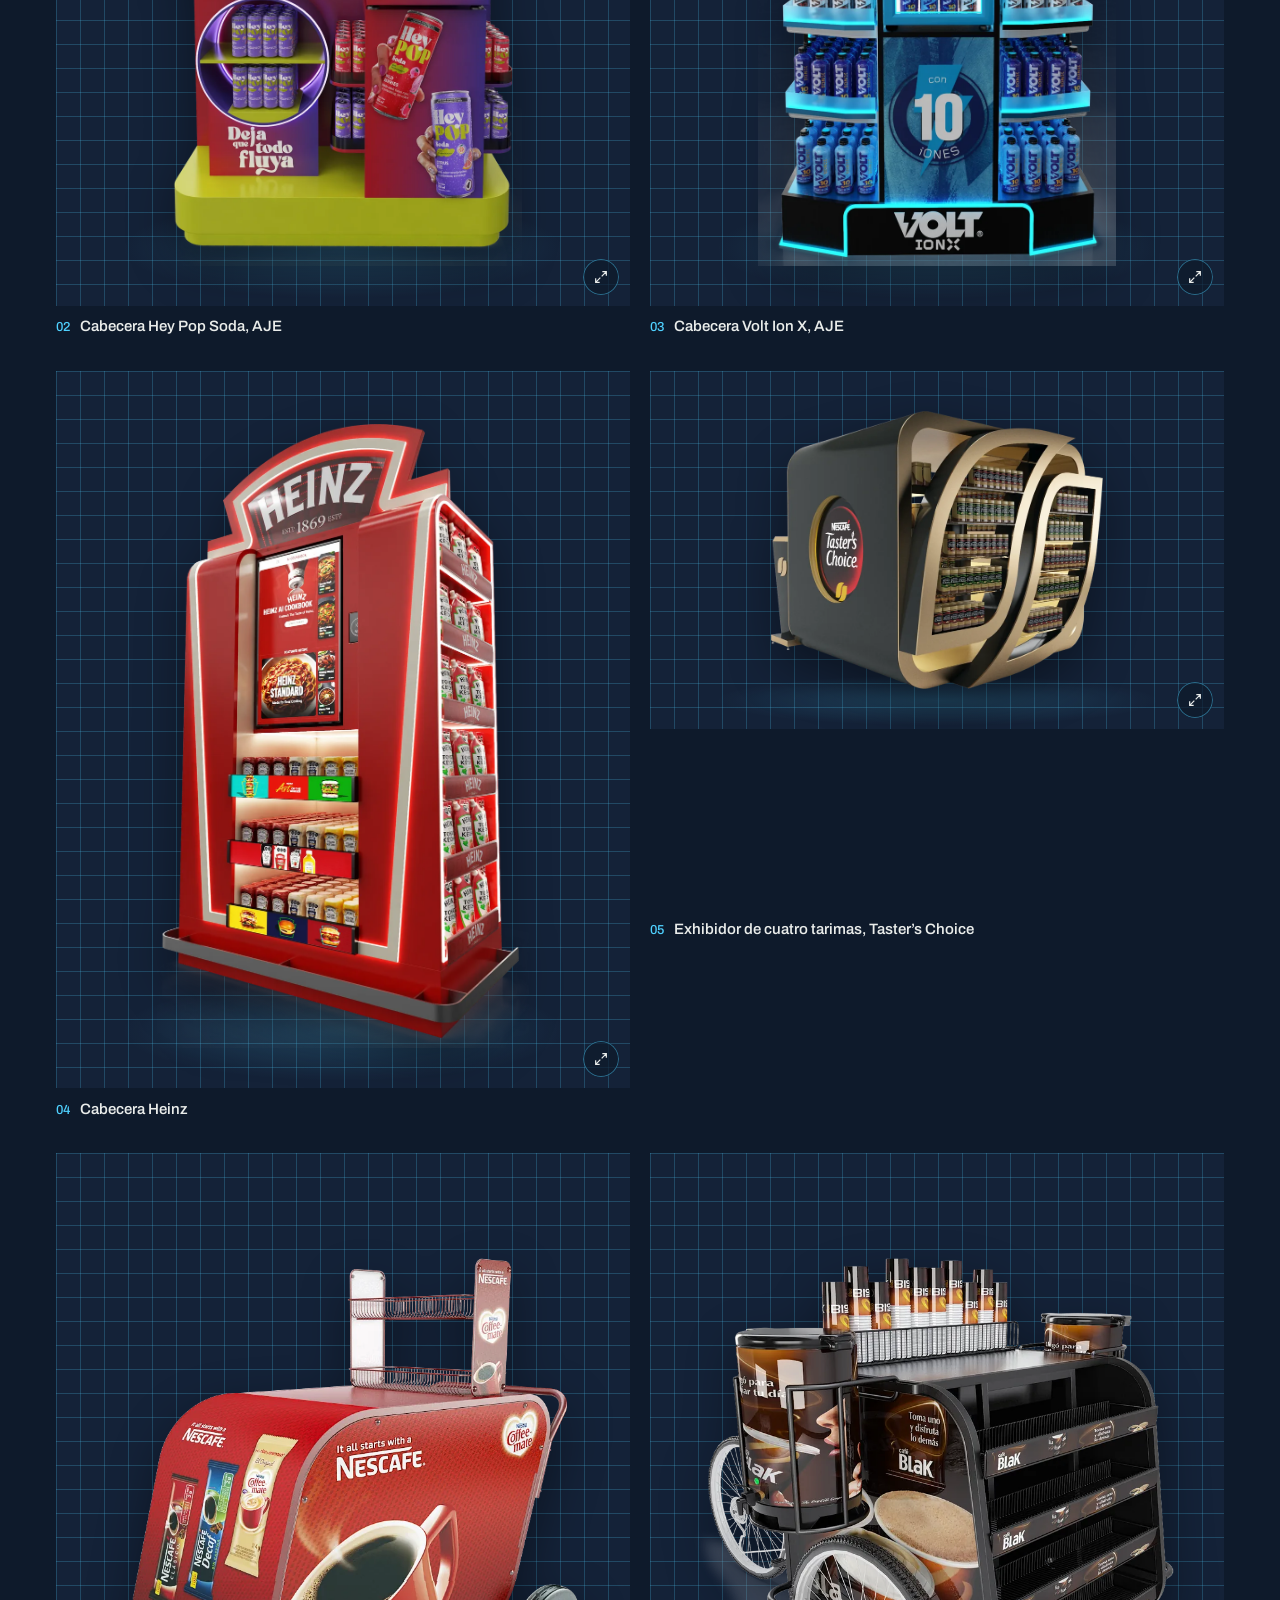
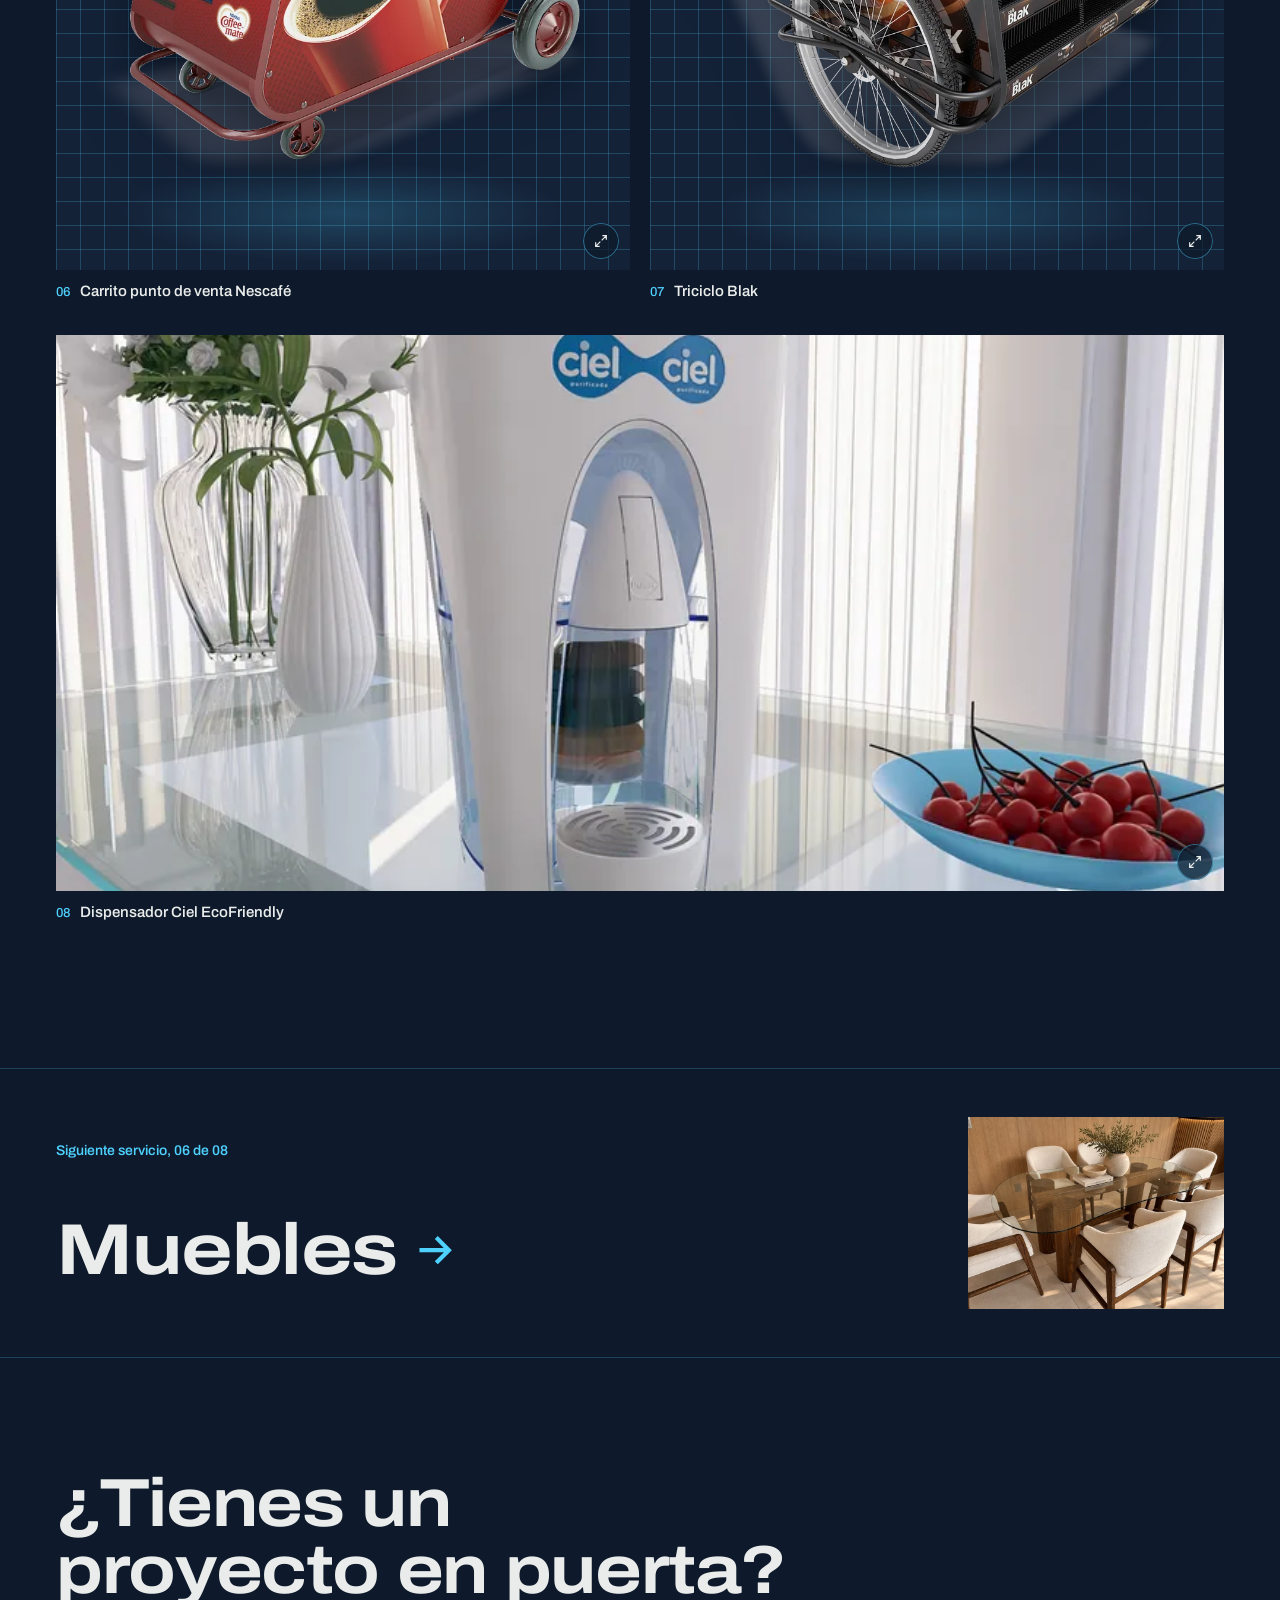
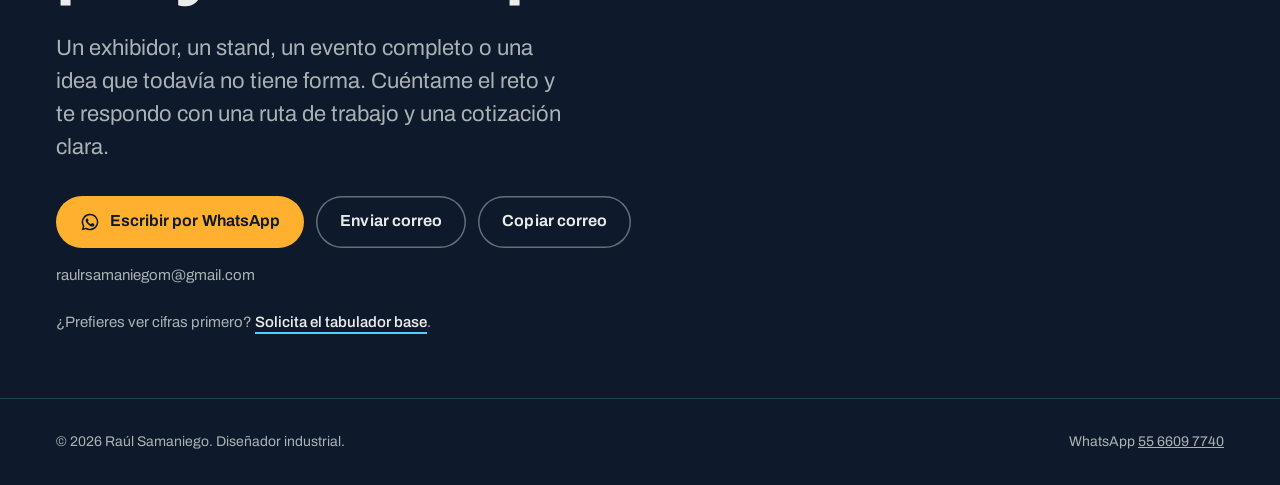
<file: servicio-pop.html>
<!doctype html>
<html lang="es-MX">
<head>
<meta charset="utf-8">
<meta name="viewport" content="width=device-width, initial-scale=1, viewport-fit=cover">
<title>P.O.P. | Raúl Samaniego, diseñador industrial</title>
<meta name="description" content="Exhibidores que venden solos en el punto de venta. Cabeceras, islas, exhibidores de piso y unidades móviles diseñados para ganar el anaquel: producto visible, ca">
<meta name="theme-color" content="#0E1A2B">
<meta property="og:title" content="P.O.P. | Raúl Samaniego, diseñador industrial">
<meta property="og:description" content="Exhibidores que venden solos en el punto de venta. Cabeceras, islas, exhibidores de piso y unidades móviles diseñados para ganar el anaquel: producto visible, ca">
<meta property="og:image" content="assets/img/og.jpg">
<link rel="icon" href="assets/img/logo.svg" type="image/svg+xml">
<link rel="icon" href="assets/img/favicon-32.png" sizes="32x32" type="image/png">
<link rel="apple-touch-icon" href="assets/img/apple-touch-icon.png">
<link rel="stylesheet" href="assets/css/fonts.css">
<link rel="stylesheet" href="assets/css/main.css">
<script>document.documentElement.classList.add('js')</script>
</head>
<body class="pg-servicio" data-servicio="pop">

<a class="skip" href="#contenido">Saltar al contenido</a>
<header class="bar is-solid" id="bar">
  <div class="bar__in">
    <a class="brand" href="index.html" aria-label="Raúl Samaniego, inicio">
      <img src="assets/img/logo.svg" alt="" width="32" height="34">
      <span><b>Raúl Samaniego</b><small>Diseñador industrial</small></span>
    </a>
    <nav class="nav" aria-label="Principal">
      <a href="index.html#metodo">Método</a>
      <a href="index.html#servicios" aria-current="true">Servicios</a>
      <a href="index.html#premios">Premios</a>
      <a href="#contacto">Contacto</a>
      <a class="btn btn--ambar" href="https://wa.me/525566097740?text=Hola%2C%20Ra%C3%BAl.%20Vi%20tu%20sitio%20y%20me%20interesa%20cotizar%3A%20P.O.P.." target="_blank" rel="noopener">Cotizar P.O.P.</a>
    </nav>
    <button class="menu-btn" type="button" aria-expanded="false" aria-controls="sheet">Menú</button>
  </div>
</header>
<div class="sheet" id="sheet" role="dialog" aria-modal="true" aria-label="Menú">
  <div class="sheet__top">
    <a class="brand" href="index.html" data-close>
      <img src="assets/img/logo.svg" alt="" width="32" height="34">
      <span><b>Raúl Samaniego</b><small>Diseñador industrial</small></span>
    </a>
    <button class="menu-btn" type="button" data-close>Cerrar</button>
  </div>
  <nav aria-label="Secciones">
    <a href="index.html" data-close><span>01</span>Portada</a>
    <a href="index.html#metodo" data-close><span>02</span>Método</a>
    <a href="index.html#servicios" data-close><span>03</span>Servicios</a>
    <a href="index.html#premios" data-close><span>04</span>Premios</a>
    <a href="#contacto" data-close><span>05</span>Contacto</a>
  </nav>
  <div class="sheet__foot">
    <a class="btn btn--ambar" href="https://wa.me/525566097740?text=Hola%2C%20Ra%C3%BAl.%20Vi%20tu%20sitio%20y%20me%20interesa%20cotizar%3A%20P.O.P.." target="_blank" rel="noopener"><svg viewBox="0 0 24 24" aria-hidden="true"><path fill="currentColor" d="M12 2a10 10 0 0 0-8.6 15.1L2 22l5-1.3A10 10 0 1 0 12 2Zm0 18.2a8.2 8.2 0 0 1-4.2-1.2l-.3-.2-3 .8.8-2.9-.2-.3A8.2 8.2 0 1 1 12 20.2Zm4.5-6.1c-.2-.1-1.5-.7-1.7-.8-.2-.1-.4-.1-.6.1l-.8 1c-.1.2-.3.2-.5.1a6.7 6.7 0 0 1-3.3-2.9c-.3-.4.2-.4.7-1.3.1-.2 0-.3 0-.4l-.8-1.8c-.2-.5-.4-.4-.6-.4h-.5a1 1 0 0 0-.7.3 3 3 0 0 0-.9 2.2 5.1 5.1 0 0 0 1.1 2.7 11.6 11.6 0 0 0 4.4 3.9c1.6.7 2.3.8 3.1.6.5-.1 1.5-.6 1.7-1.2.2-.6.2-1.1.2-1.2-.1-.1-.3-.2-.5-.3Z"/></svg>Cotizar por WhatsApp</a>
  </div>
</div>
<main id="contenido">
  <section class="sv-hero" aria-labelledby="sv-t">
    <div class="wrap sv-hero__in">
      <p class="migas"><a href="index.html#servicios">Servicios</a><span aria-hidden="true">/</span><span>05 de 08</span></p>
      <h1 class="sv-hero__t" id="sv-t">P.O.P.</h1>
      <p class="sv-hero__titular">Exhibidores que venden solos en el punto de venta.</p>
      <p class="sv-hero__desc">Cabeceras, islas, exhibidores de piso y unidades móviles diseñados para ganar el anaquel: producto visible, capacidad real, armado sencillo y la marca a la altura de los ojos.</p>
      <div class="hero__actions">
        <a class="btn btn--ambar" href="https://wa.me/525566097740?text=Hola%2C%20Ra%C3%BAl.%20Vi%20tu%20sitio%20y%20me%20interesa%20cotizar%3A%20P.O.P.." target="_blank" rel="noopener"><svg viewBox="0 0 24 24" aria-hidden="true"><path fill="currentColor" d="M12 2a10 10 0 0 0-8.6 15.1L2 22l5-1.3A10 10 0 1 0 12 2Zm0 18.2a8.2 8.2 0 0 1-4.2-1.2l-.3-.2-3 .8.8-2.9-.2-.3A8.2 8.2 0 1 1 12 20.2Zm4.5-6.1c-.2-.1-1.5-.7-1.7-.8-.2-.1-.4-.1-.6.1l-.8 1c-.1.2-.3.2-.5.1a6.7 6.7 0 0 1-3.3-2.9c-.3-.4.2-.4.7-1.3.1-.2 0-.3 0-.4l-.8-1.8c-.2-.5-.4-.4-.6-.4h-.5a1 1 0 0 0-.7.3 3 3 0 0 0-.9 2.2 5.1 5.1 0 0 0 1.1 2.7 11.6 11.6 0 0 0 4.4 3.9c1.6.7 2.3.8 3.1.6.5-.1 1.5-.6 1.7-1.2.2-.6.2-1.1.2-1.2-.1-.1-.3-.2-.5-.3Z"/></svg>Cotizar por WhatsApp</a>
      </div>
    </div>
  </section>
  <section class="sv-sec" aria-label="Proyectos"><div class="wrap"><div class="gal" data-lb-group>
        <figure class="gal__item is-wide has-alpha">
          <button type="button" class="gal__btn" data-lb="assets/img/servicios/pop/isla-vida-r2-1600.webp" data-lb-cap="Isla Vida" data-lb-w="1606" data-lb-h="2132" aria-label="Ampliar: Isla Vida">
            <picture class=""><source type="image/webp" srcset="assets/img/servicios/pop/isla-vida-r2-800.webp 800w, assets/img/servicios/pop/isla-vida-r2-1600.webp 1600w" sizes="(min-width: 60rem) 50vw, 100vw"><img src="assets/img/servicios/pop/isla-vida-r2-800.png" alt="Isla Vida" width="800" height="1062" loading="lazy" decoding="async"></picture>
          </button>
          <figcaption><span>01</span>Isla Vida</figcaption>
        </figure>
        <figure class="gal__item is-tall has-alpha">
          <button type="button" class="gal__btn" data-lb="assets/img/servicios/pop/cabecera-aje-hey-pop-soda-1600.webp" data-lb-cap="Cabecera Hey Pop Soda, AJE" data-lb-w="2160" data-lb-h="3840" aria-label="Ampliar: Cabecera Hey Pop Soda, AJE">
            <picture class=""><source type="image/webp" srcset="assets/img/servicios/pop/cabecera-aje-hey-pop-soda-800.webp 800w, assets/img/servicios/pop/cabecera-aje-hey-pop-soda-1600.webp 1600w" sizes="(min-width: 60rem) 50vw, 100vw"><img src="assets/img/servicios/pop/cabecera-aje-hey-pop-soda-800.png" alt="Cabecera Hey Pop Soda, AJE" width="800" height="1422" loading="lazy" decoding="async"></picture>
          </button>
          <figcaption><span>02</span>Cabecera Hey Pop Soda, AJE</figcaption>
        </figure>
        <figure class="gal__item is-tall has-alpha">
          <button type="button" class="gal__btn" data-lb="assets/img/servicios/pop/cabecera-ion-x-1600.webp" data-lb-cap="Cabecera Volt Ion X, AJE" data-lb-w="2160" data-lb-h="3840" aria-label="Ampliar: Cabecera Volt Ion X, AJE">
            <picture class=""><source type="image/webp" srcset="assets/img/servicios/pop/cabecera-ion-x-800.webp 800w, assets/img/servicios/pop/cabecera-ion-x-1600.webp 1600w" sizes="(min-width: 60rem) 50vw, 100vw"><img src="assets/img/servicios/pop/cabecera-ion-x-800.png" alt="Cabecera Volt Ion X, AJE" width="800" height="1422" loading="lazy" decoding="async"></picture>
          </button>
          <figcaption><span>03</span>Cabecera Volt Ion X, AJE</figcaption>
        </figure>
        <figure class="gal__item is-tall has-alpha">
          <button type="button" class="gal__btn" data-lb="assets/img/servicios/pop/cabeceras-heinz-1600.webp" data-lb-cap="Cabecera Heinz" data-lb-w="2160" data-lb-h="3706" aria-label="Ampliar: Cabecera Heinz">
            <picture class=""><source type="image/webp" srcset="assets/img/servicios/pop/cabeceras-heinz-800.webp 800w, assets/img/servicios/pop/cabeceras-heinz-1600.webp 1600w" sizes="(min-width: 60rem) 50vw, 100vw"><img src="assets/img/servicios/pop/cabeceras-heinz-800.png" alt="Cabecera Heinz" width="800" height="1373" loading="lazy" decoding="async"></picture>
          </button>
          <figcaption><span>04</span>Cabecera Heinz</figcaption>
        </figure>
        <figure class="gal__item has-alpha">
          <button type="button" class="gal__btn" data-lb="assets/img/servicios/pop/exhibidor-4-pallets-1600.webp" data-lb-cap="Exhibidor de cuatro tarimas, Taster’s Choice" data-lb-w="1194" data-lb-h="998" aria-label="Ampliar: Exhibidor de cuatro tarimas, Taster’s Choice">
            <picture class=""><source type="image/webp" srcset="assets/img/servicios/pop/exhibidor-4-pallets-800.webp 800w, assets/img/servicios/pop/exhibidor-4-pallets-1600.webp 1194w" sizes="(min-width: 60rem) 50vw, 100vw"><img src="assets/img/servicios/pop/exhibidor-4-pallets-800.png" alt="Exhibidor de cuatro tarimas, Taster’s Choice" width="800" height="669" loading="lazy" decoding="async"></picture>
          </button>
          <figcaption><span>05</span>Exhibidor de cuatro tarimas, Taster’s Choice</figcaption>
        </figure>
        <figure class="gal__item is-tall has-alpha">
          <button type="button" class="gal__btn" data-lb="assets/img/servicios/pop/pdv-mini-nescafe-1600.webp" data-lb-cap="Carrito punto de venta Nescafé" data-lb-w="754" data-lb-h="800" aria-label="Ampliar: Carrito punto de venta Nescafé">
            <picture class=""><source type="image/webp" srcset="assets/img/servicios/pop/pdv-mini-nescafe-1600.webp 754w" sizes="(min-width: 60rem) 50vw, 100vw"><img src="assets/img/servicios/pop/pdv-mini-nescafe-800.png" alt="Carrito punto de venta Nescafé" width="754" height="800" loading="lazy" decoding="async"></picture>
          </button>
          <figcaption><span>06</span>Carrito punto de venta Nescafé</figcaption>
        </figure>
        <figure class="gal__item is-tall has-alpha">
          <button type="button" class="gal__btn" data-lb="assets/img/servicios/pop/triciclo-blak-1600.webp" data-lb-cap="Triciclo Blak" data-lb-w="1125" data-lb-h="1200" aria-label="Ampliar: Triciclo Blak">
            <picture class=""><source type="image/webp" srcset="assets/img/servicios/pop/triciclo-blak-800.webp 800w, assets/img/servicios/pop/triciclo-blak-1600.webp 1125w" sizes="(min-width: 60rem) 50vw, 100vw"><img src="assets/img/servicios/pop/triciclo-blak-800.png" alt="Triciclo Blak" width="800" height="853" loading="lazy" decoding="async"></picture>
          </button>
          <figcaption><span>07</span>Triciclo Blak</figcaption>
        </figure>
        <figure class="gal__item is-wide">
          <button type="button" class="gal__btn" data-lb="assets/img/servicios/pop/ciel-ecofriendly-v-a-ambientado-1600.webp" data-lb-cap="Dispensador Ciel EcoFriendly" data-lb-w="1920" data-lb-h="1080" aria-label="Ampliar: Dispensador Ciel EcoFriendly">
            <picture class=""><source type="image/webp" srcset="assets/img/servicios/pop/ciel-ecofriendly-v-a-ambientado-800.webp 800w, assets/img/servicios/pop/ciel-ecofriendly-v-a-ambientado-1600.webp 1600w" sizes="(min-width: 60rem) 50vw, 100vw"><img src="assets/img/servicios/pop/ciel-ecofriendly-v-a-ambientado-800.jpg" alt="Dispensador Ciel EcoFriendly" width="800" height="450" loading="lazy" decoding="async"></picture>
          </button>
          <figcaption><span>08</span>Dispensador Ciel EcoFriendly</figcaption>
        </figure></div></div></section>
  <section class="sv-next" aria-label="Siguiente servicio">
    <a class="sv-next__a" href="servicio-muebles.html">
      <span class="sv-next__k">Siguiente servicio, 06 de 08</span>
      <span class="sv-next__name">Muebles<svg viewBox="0 0 24 24" aria-hidden="true"><path d="M5 12h13M13 6l6 6-6 6" fill="none" stroke="currentColor" stroke-width="2"/></svg></span>
      <span class="sv-next__img"><picture class=""><source type="image/webp" srcset="assets/img/servicios/muebles/foto-mesa-biomorfica-y-silla-bucket-03-800.webp 800w, assets/img/servicios/muebles/foto-mesa-biomorfica-y-silla-bucket-03-1600.webp 1448w" sizes="(min-width: 60rem) 30vw, 40vw"><img src="assets/img/servicios/muebles/foto-mesa-biomorfica-y-silla-bucket-03-800.jpg" alt="" width="800" height="600" loading="lazy" decoding="async"></picture></span>
    </a>
  </section>
  <section class="sv-cta" id="contacto" aria-labelledby="cta-t">
    <div class="wrap">
      <h2 class="sec__title" id="cta-t">¿Tienes un proyecto en puerta?</h2>
      <p class="sec__lead">Un exhibidor, un stand, un evento completo o una idea que todavía no tiene forma. Cuéntame el reto y te respondo con una ruta de trabajo y una cotización clara.</p>
      <div class="contacto__acts">
        <a class="btn btn--ambar" href="https://wa.me/525566097740?text=Hola%2C%20Ra%C3%BAl.%20Vi%20tu%20sitio%20y%20me%20interesa%20cotizar%3A%20P.O.P.." target="_blank" rel="noopener"><svg viewBox="0 0 24 24" aria-hidden="true"><path fill="currentColor" d="M12 2a10 10 0 0 0-8.6 15.1L2 22l5-1.3A10 10 0 1 0 12 2Zm0 18.2a8.2 8.2 0 0 1-4.2-1.2l-.3-.2-3 .8.8-2.9-.2-.3A8.2 8.2 0 1 1 12 20.2Zm4.5-6.1c-.2-.1-1.5-.7-1.7-.8-.2-.1-.4-.1-.6.1l-.8 1c-.1.2-.3.2-.5.1a6.7 6.7 0 0 1-3.3-2.9c-.3-.4.2-.4.7-1.3.1-.2 0-.3 0-.4l-.8-1.8c-.2-.5-.4-.4-.6-.4h-.5a1 1 0 0 0-.7.3 3 3 0 0 0-.9 2.2 5.1 5.1 0 0 0 1.1 2.7 11.6 11.6 0 0 0 4.4 3.9c1.6.7 2.3.8 3.1.6.5-.1 1.5-.6 1.7-1.2.2-.6.2-1.1.2-1.2-.1-.1-.3-.2-.5-.3Z"/></svg>Escribir por WhatsApp</a>
        <div class="contacto__mail">
          <a class="btn btn--linea" href="mailto:raulrsamaniegom@gmail.com?subject=Cotizaci%C3%B3n%3A%20P.O.P.">Enviar correo</a>
          <button class="btn btn--linea" type="button" id="copyMail" data-mail="raulrsamaniegom@gmail.com">Copiar correo</button>
        </div>
        <p class="contacto__addr">raulrsamaniegom@gmail.com</p>
      </div>
      <p class="tab-link">¿Prefieres ver cifras primero? <a class="link" href="https://wa.me/525566097740?text=Hola%2C%20Ra%C3%BAl.%20Me%20gustar%C3%ADa%20recibir%20tu%20tabulador%20base.%20Te%20escribo%20de%20parte%20de%3A%20" target="_blank" rel="noopener">Solicita el tabulador base</a>.</p>
    </div>
  </section>
</main>
<footer class="pie">
  <div class="wrap">
    <span>© 2026 Raúl Samaniego. Diseñador industrial.</span>
    <span>WhatsApp <a href="https://wa.me/525566097740?text=Hola%2C%20Ra%C3%BAl.%20Vi%20tu%20sitio%20y%20me%20interesa%20cotizar%3A%20P.O.P.." target="_blank" rel="noopener">55 6609 7740</a></span>
  </div>
</footer>
<a class="btn btn--ambar fab" id="fab" href="https://wa.me/525566097740?text=Hola%2C%20Ra%C3%BAl.%20Vi%20tu%20sitio%20y%20me%20interesa%20cotizar%3A%20P.O.P.." target="_blank" rel="noopener" tabindex="-1" aria-hidden="true"><svg viewBox="0 0 24 24" aria-hidden="true"><path fill="currentColor" d="M12 2a10 10 0 0 0-8.6 15.1L2 22l5-1.3A10 10 0 1 0 12 2Zm0 18.2a8.2 8.2 0 0 1-4.2-1.2l-.3-.2-3 .8.8-2.9-.2-.3A8.2 8.2 0 1 1 12 20.2Zm4.5-6.1c-.2-.1-1.5-.7-1.7-.8-.2-.1-.4-.1-.6.1l-.8 1c-.1.2-.3.2-.5.1a6.7 6.7 0 0 1-3.3-2.9c-.3-.4.2-.4.7-1.3.1-.2 0-.3 0-.4l-.8-1.8c-.2-.5-.4-.4-.6-.4h-.5a1 1 0 0 0-.7.3 3 3 0 0 0-.9 2.2 5.1 5.1 0 0 0 1.1 2.7 11.6 11.6 0 0 0 4.4 3.9c1.6.7 2.3.8 3.1.6.5-.1 1.5-.6 1.7-1.2.2-.6.2-1.1.2-1.2-.1-.1-.3-.2-.5-.3Z"/></svg>Cotizar</a>
<div class="toast" id="toast" role="status" aria-live="polite"></div>
<script src="assets/js/main.js"></script>
</body>
</html>
</file>
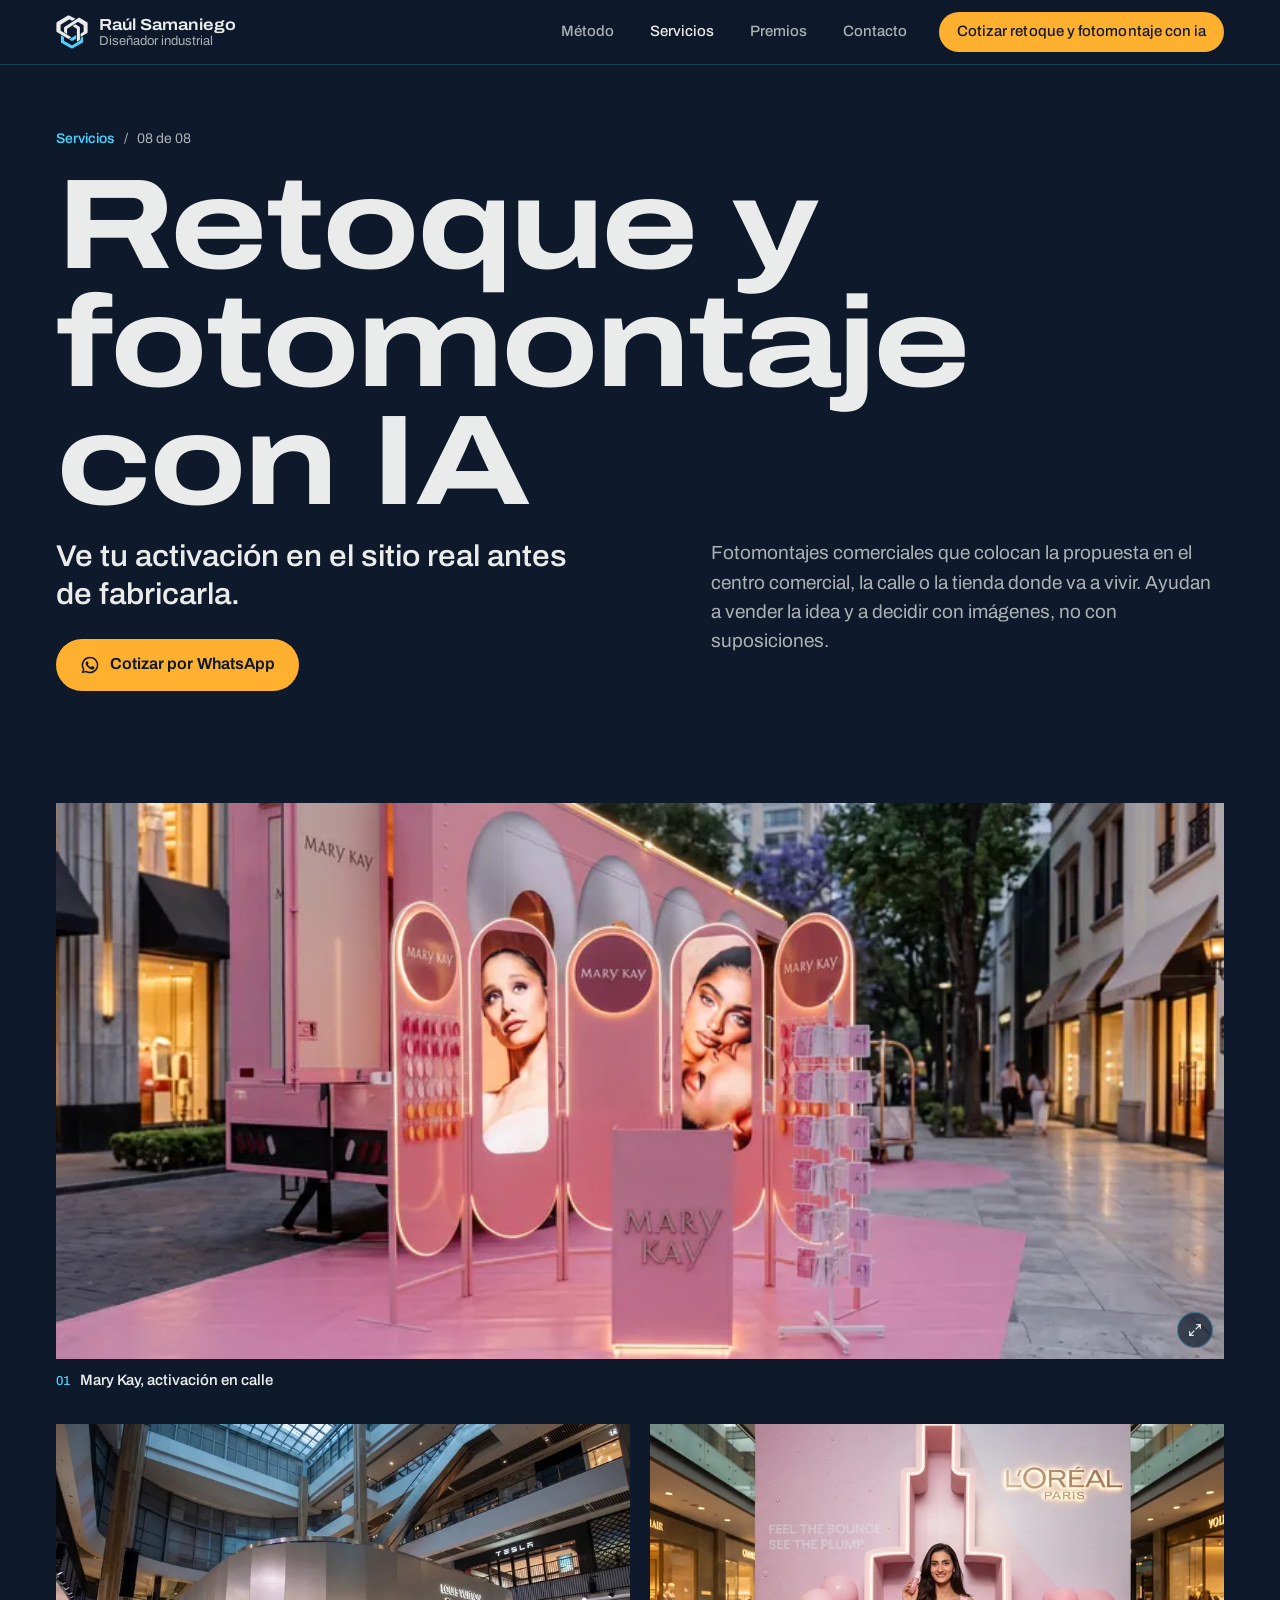
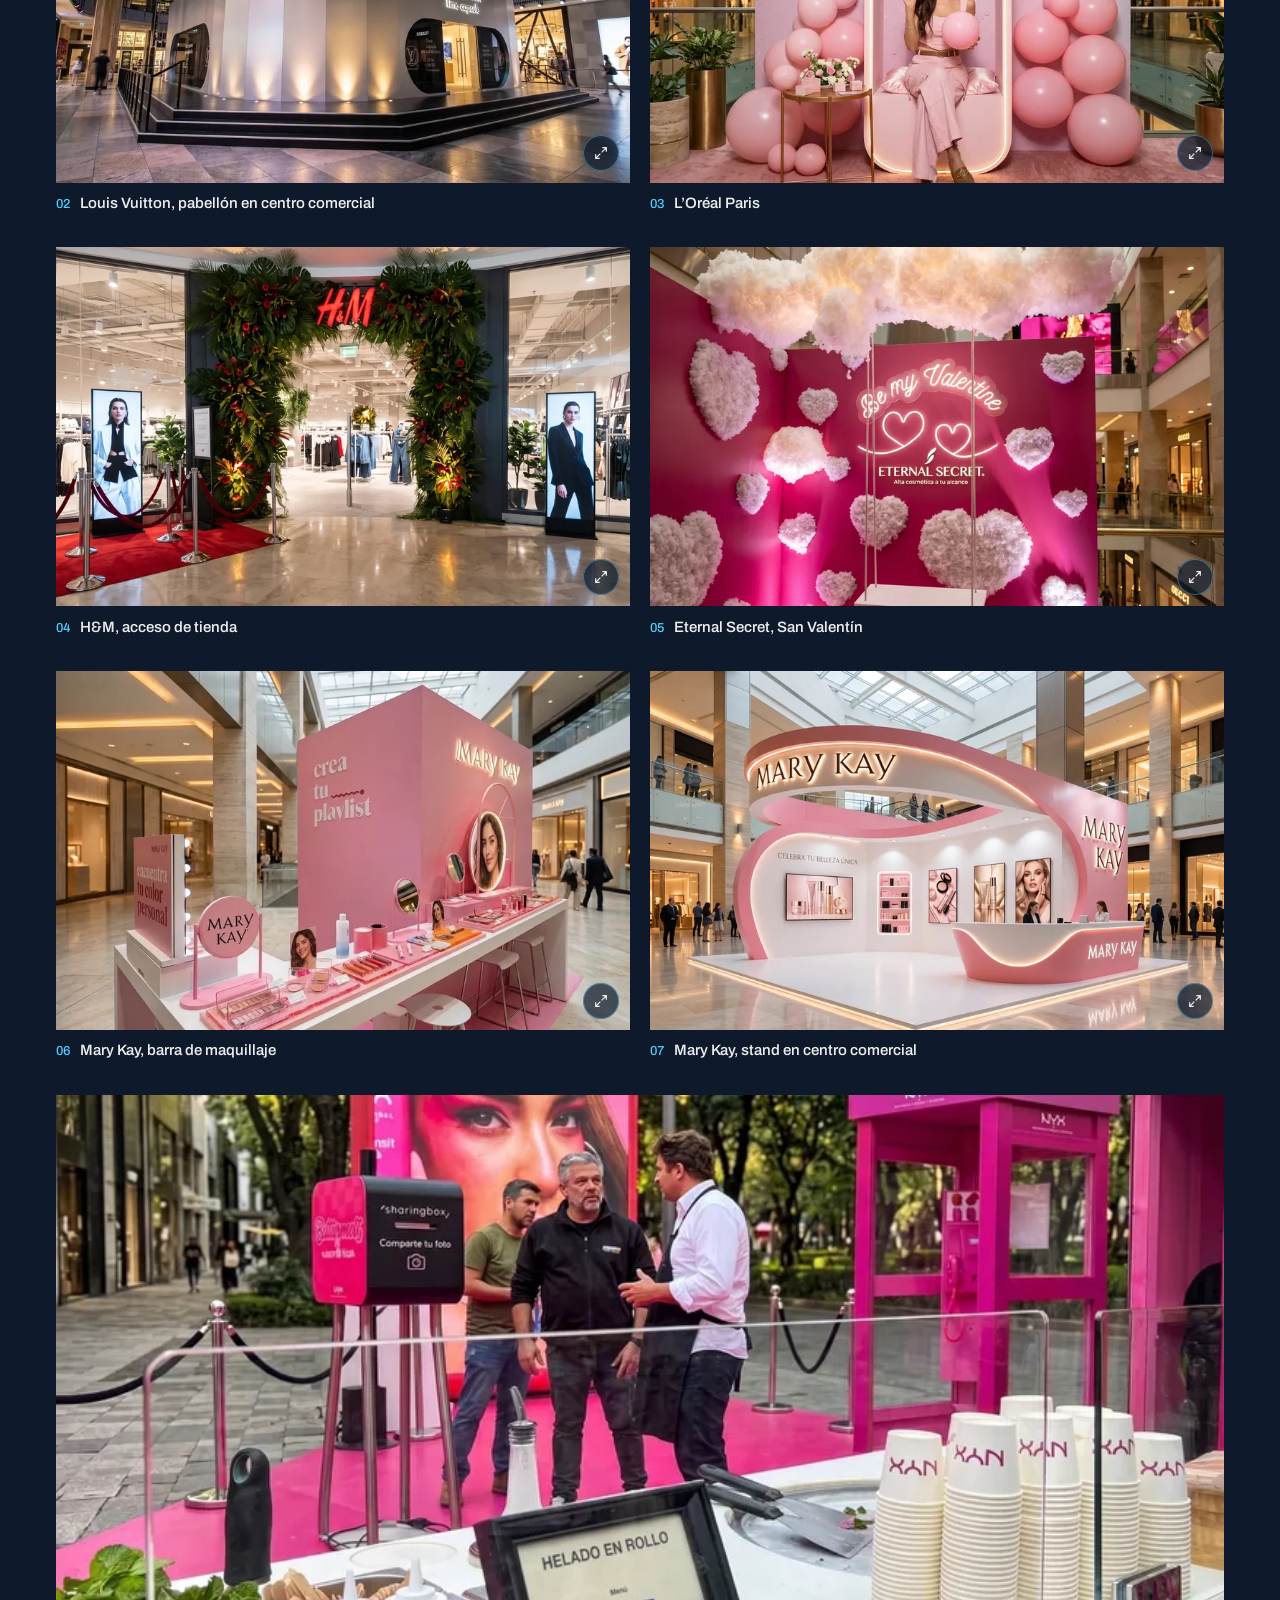
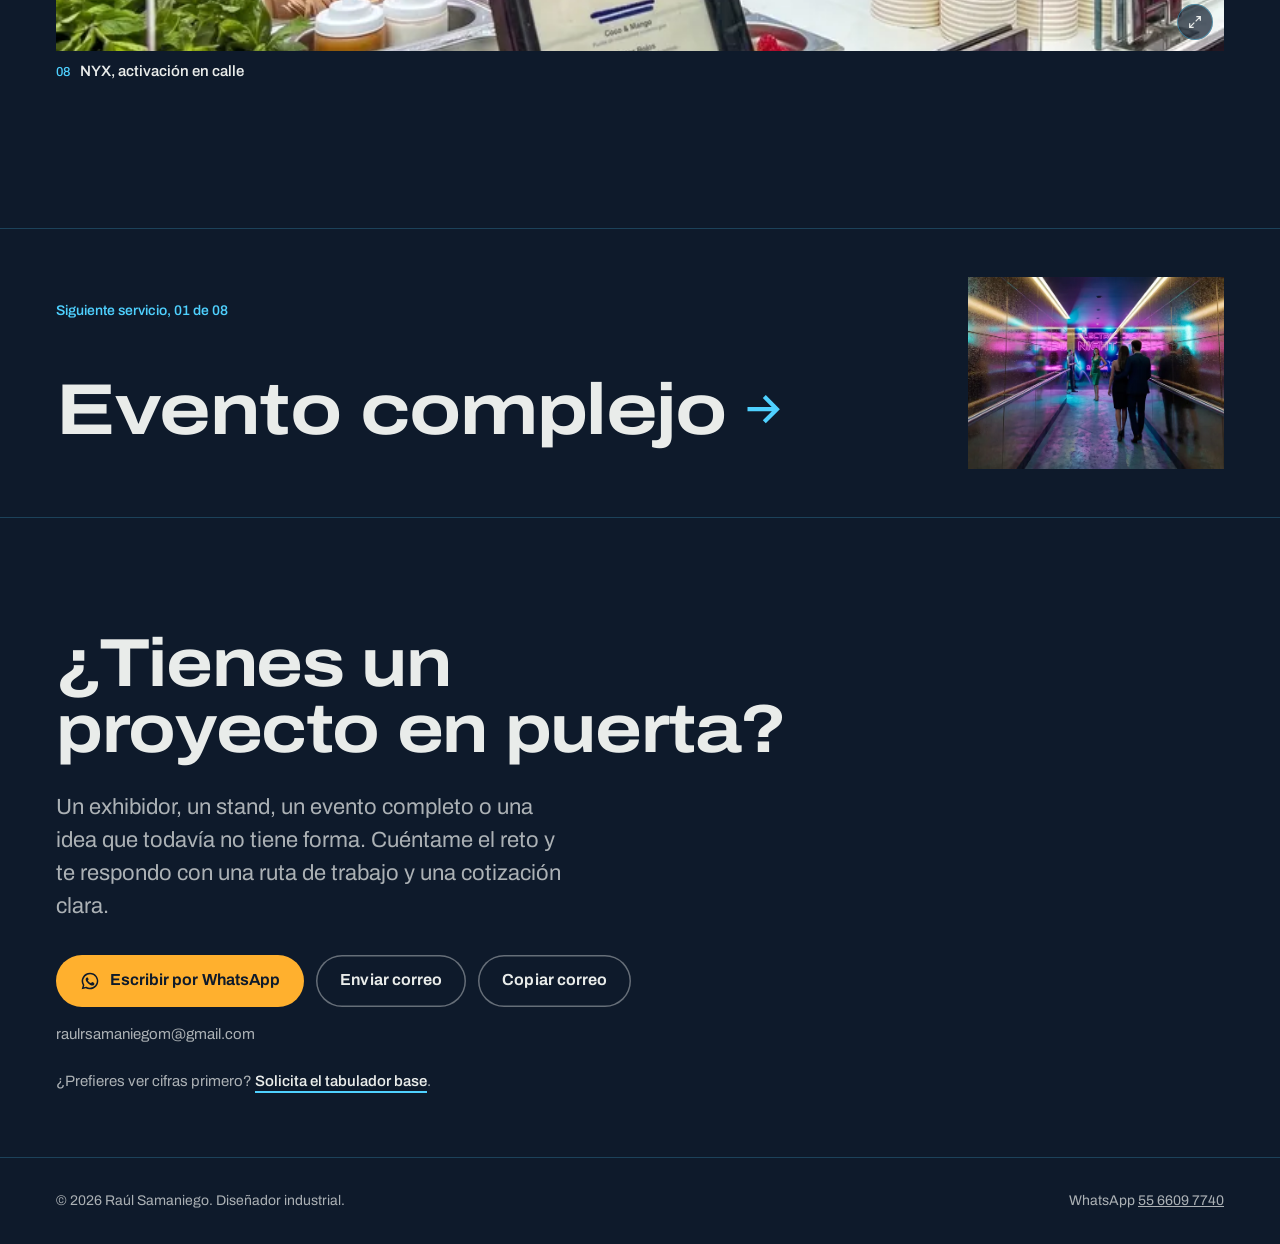
<file: servicio-retoque-ia.html>
<!doctype html>
<html lang="es-MX">
<head>
<meta charset="utf-8">
<meta name="viewport" content="width=device-width, initial-scale=1, viewport-fit=cover">
<title>Retoque y fotomontaje con IA | Raúl Samaniego, diseñador industrial</title>
<meta name="description" content="Ve tu activación en el sitio real antes de fabricarla. Fotomontajes comerciales que colocan la propuesta en el centro comercial, la calle o la tienda donde va a vivi">
<meta name="theme-color" content="#0E1A2B">
<meta property="og:title" content="Retoque y fotomontaje con IA | Raúl Samaniego, diseñador industrial">
<meta property="og:description" content="Ve tu activación en el sitio real antes de fabricarla. Fotomontajes comerciales que colocan la propuesta en el centro comercial, la calle o la tienda donde va a vivi">
<meta property="og:image" content="assets/img/og.jpg">
<link rel="icon" href="assets/img/logo.svg" type="image/svg+xml">
<link rel="icon" href="assets/img/favicon-32.png" sizes="32x32" type="image/png">
<link rel="apple-touch-icon" href="assets/img/apple-touch-icon.png">
<link rel="stylesheet" href="assets/css/fonts.css">
<link rel="stylesheet" href="assets/css/main.css">
<script>document.documentElement.classList.add('js')</script>
</head>
<body class="pg-servicio" data-servicio="retoque-ia">

<a class="skip" href="#contenido">Saltar al contenido</a>
<header class="bar is-solid" id="bar">
  <div class="bar__in">
    <a class="brand" href="index.html" aria-label="Raúl Samaniego, inicio">
      <img src="assets/img/logo.svg" alt="" width="32" height="34">
      <span><b>Raúl Samaniego</b><small>Diseñador industrial</small></span>
    </a>
    <nav class="nav" aria-label="Principal">
      <a href="index.html#metodo">Método</a>
      <a href="index.html#servicios" aria-current="true">Servicios</a>
      <a href="index.html#premios">Premios</a>
      <a href="#contacto">Contacto</a>
      <a class="btn btn--ambar" href="https://wa.me/525566097740?text=Hola%2C%20Ra%C3%BAl.%20Vi%20tu%20sitio%20y%20me%20interesa%20cotizar%3A%20Retoque%20y%20fotomontaje%20con%20IA." target="_blank" rel="noopener">Cotizar retoque y fotomontaje con ia</a>
    </nav>
    <button class="menu-btn" type="button" aria-expanded="false" aria-controls="sheet">Menú</button>
  </div>
</header>
<div class="sheet" id="sheet" role="dialog" aria-modal="true" aria-label="Menú">
  <div class="sheet__top">
    <a class="brand" href="index.html" data-close>
      <img src="assets/img/logo.svg" alt="" width="32" height="34">
      <span><b>Raúl Samaniego</b><small>Diseñador industrial</small></span>
    </a>
    <button class="menu-btn" type="button" data-close>Cerrar</button>
  </div>
  <nav aria-label="Secciones">
    <a href="index.html" data-close><span>01</span>Portada</a>
    <a href="index.html#metodo" data-close><span>02</span>Método</a>
    <a href="index.html#servicios" data-close><span>03</span>Servicios</a>
    <a href="index.html#premios" data-close><span>04</span>Premios</a>
    <a href="#contacto" data-close><span>05</span>Contacto</a>
  </nav>
  <div class="sheet__foot">
    <a class="btn btn--ambar" href="https://wa.me/525566097740?text=Hola%2C%20Ra%C3%BAl.%20Vi%20tu%20sitio%20y%20me%20interesa%20cotizar%3A%20Retoque%20y%20fotomontaje%20con%20IA." target="_blank" rel="noopener"><svg viewBox="0 0 24 24" aria-hidden="true"><path fill="currentColor" d="M12 2a10 10 0 0 0-8.6 15.1L2 22l5-1.3A10 10 0 1 0 12 2Zm0 18.2a8.2 8.2 0 0 1-4.2-1.2l-.3-.2-3 .8.8-2.9-.2-.3A8.2 8.2 0 1 1 12 20.2Zm4.5-6.1c-.2-.1-1.5-.7-1.7-.8-.2-.1-.4-.1-.6.1l-.8 1c-.1.2-.3.2-.5.1a6.7 6.7 0 0 1-3.3-2.9c-.3-.4.2-.4.7-1.3.1-.2 0-.3 0-.4l-.8-1.8c-.2-.5-.4-.4-.6-.4h-.5a1 1 0 0 0-.7.3 3 3 0 0 0-.9 2.2 5.1 5.1 0 0 0 1.1 2.7 11.6 11.6 0 0 0 4.4 3.9c1.6.7 2.3.8 3.1.6.5-.1 1.5-.6 1.7-1.2.2-.6.2-1.1.2-1.2-.1-.1-.3-.2-.5-.3Z"/></svg>Cotizar por WhatsApp</a>
  </div>
</div>
<main id="contenido">
  <section class="sv-hero" aria-labelledby="sv-t">
    <div class="wrap sv-hero__in">
      <p class="migas"><a href="index.html#servicios">Servicios</a><span aria-hidden="true">/</span><span>08 de 08</span></p>
      <h1 class="sv-hero__t" id="sv-t">Retoque y fotomontaje con IA</h1>
      <p class="sv-hero__titular">Ve tu activación en el sitio real antes de fabricarla.</p>
      <p class="sv-hero__desc">Fotomontajes comerciales que colocan la propuesta en el centro comercial, la calle o la tienda donde va a vivir. Ayudan a vender la idea y a decidir con imágenes, no con suposiciones.</p>
      <div class="hero__actions">
        <a class="btn btn--ambar" href="https://wa.me/525566097740?text=Hola%2C%20Ra%C3%BAl.%20Vi%20tu%20sitio%20y%20me%20interesa%20cotizar%3A%20Retoque%20y%20fotomontaje%20con%20IA." target="_blank" rel="noopener"><svg viewBox="0 0 24 24" aria-hidden="true"><path fill="currentColor" d="M12 2a10 10 0 0 0-8.6 15.1L2 22l5-1.3A10 10 0 1 0 12 2Zm0 18.2a8.2 8.2 0 0 1-4.2-1.2l-.3-.2-3 .8.8-2.9-.2-.3A8.2 8.2 0 1 1 12 20.2Zm4.5-6.1c-.2-.1-1.5-.7-1.7-.8-.2-.1-.4-.1-.6.1l-.8 1c-.1.2-.3.2-.5.1a6.7 6.7 0 0 1-3.3-2.9c-.3-.4.2-.4.7-1.3.1-.2 0-.3 0-.4l-.8-1.8c-.2-.5-.4-.4-.6-.4h-.5a1 1 0 0 0-.7.3 3 3 0 0 0-.9 2.2 5.1 5.1 0 0 0 1.1 2.7 11.6 11.6 0 0 0 4.4 3.9c1.6.7 2.3.8 3.1.6.5-.1 1.5-.6 1.7-1.2.2-.6.2-1.1.2-1.2-.1-.1-.3-.2-.5-.3Z"/></svg>Cotizar por WhatsApp</a>
      </div>
    </div>
  </section>
  <section class="sv-sec" aria-label="Proyectos"><div class="wrap"><div class="gal" data-lb-group>
        <figure class="gal__item is-wide">
          <button type="button" class="gal__btn" data-lb="assets/img/servicios/retoque-ia/mary-kay-04-1600.webp" data-lb-cap="Mary Kay, activación en calle" data-lb-w="2400" data-lb-h="1792" aria-label="Ampliar: Mary Kay, activación en calle">
            <picture class=""><source type="image/webp" srcset="assets/img/servicios/retoque-ia/mary-kay-04-800.webp 800w, assets/img/servicios/retoque-ia/mary-kay-04-1600.webp 1600w" sizes="(min-width: 60rem) 50vw, 100vw"><img src="assets/img/servicios/retoque-ia/mary-kay-04-800.jpg" alt="Mary Kay, activación en calle" width="800" height="597" loading="lazy" decoding="async"></picture>
          </button>
          <figcaption><span>01</span>Mary Kay, activación en calle</figcaption>
        </figure>
        <figure class="gal__item ">
          <button type="button" class="gal__btn" data-lb="assets/img/servicios/retoque-ia/louis-vuitton-07-1600.webp" data-lb-cap="Louis Vuitton, pabellón en centro comercial" data-lb-w="2400" data-lb-h="1792" aria-label="Ampliar: Louis Vuitton, pabellón en centro comercial">
            <picture class=""><source type="image/webp" srcset="assets/img/servicios/retoque-ia/louis-vuitton-07-800.webp 800w, assets/img/servicios/retoque-ia/louis-vuitton-07-1600.webp 1600w" sizes="(min-width: 60rem) 50vw, 100vw"><img src="assets/img/servicios/retoque-ia/louis-vuitton-07-800.jpg" alt="Louis Vuitton, pabellón en centro comercial" width="800" height="597" loading="lazy" decoding="async"></picture>
          </button>
          <figcaption><span>02</span>Louis Vuitton, pabellón en centro comercial</figcaption>
        </figure>
        <figure class="gal__item ">
          <button type="button" class="gal__btn" data-lb="assets/img/servicios/retoque-ia/loreal-1600.webp" data-lb-cap="L’Oréal Paris" data-lb-w="2400" data-lb-h="1792" aria-label="Ampliar: L’Oréal Paris">
            <picture class=""><source type="image/webp" srcset="assets/img/servicios/retoque-ia/loreal-800.webp 800w, assets/img/servicios/retoque-ia/loreal-1600.webp 1600w" sizes="(min-width: 60rem) 50vw, 100vw"><img src="assets/img/servicios/retoque-ia/loreal-800.jpg" alt="L’Oréal Paris" width="800" height="597" loading="lazy" decoding="async"></picture>
          </button>
          <figcaption><span>03</span>L’Oréal Paris</figcaption>
        </figure>
        <figure class="gal__item ">
          <button type="button" class="gal__btn" data-lb="assets/img/servicios/retoque-ia/h-m-01-1600.webp" data-lb-cap="H&amp;M, acceso de tienda" data-lb-w="2400" data-lb-h="1792" aria-label="Ampliar: H&amp;M, acceso de tienda">
            <picture class=""><source type="image/webp" srcset="assets/img/servicios/retoque-ia/h-m-01-800.webp 800w, assets/img/servicios/retoque-ia/h-m-01-1600.webp 1600w" sizes="(min-width: 60rem) 50vw, 100vw"><img src="assets/img/servicios/retoque-ia/h-m-01-800.jpg" alt="H&amp;M, acceso de tienda" width="800" height="597" loading="lazy" decoding="async"></picture>
          </button>
          <figcaption><span>04</span>H&amp;M, acceso de tienda</figcaption>
        </figure>
        <figure class="gal__item ">
          <button type="button" class="gal__btn" data-lb="assets/img/servicios/retoque-ia/eternal-secret-08-1600.webp" data-lb-cap="Eternal Secret, San Valentín" data-lb-w="2400" data-lb-h="1792" aria-label="Ampliar: Eternal Secret, San Valentín">
            <picture class=""><source type="image/webp" srcset="assets/img/servicios/retoque-ia/eternal-secret-08-800.webp 800w, assets/img/servicios/retoque-ia/eternal-secret-08-1600.webp 1600w" sizes="(min-width: 60rem) 50vw, 100vw"><img src="assets/img/servicios/retoque-ia/eternal-secret-08-800.jpg" alt="Eternal Secret, San Valentín" width="800" height="597" loading="lazy" decoding="async"></picture>
          </button>
          <figcaption><span>05</span>Eternal Secret, San Valentín</figcaption>
        </figure>
        <figure class="gal__item ">
          <button type="button" class="gal__btn" data-lb="assets/img/servicios/retoque-ia/mary-kay-01-1600.webp" data-lb-cap="Mary Kay, barra de maquillaje" data-lb-w="2400" data-lb-h="1792" aria-label="Ampliar: Mary Kay, barra de maquillaje">
            <picture class=""><source type="image/webp" srcset="assets/img/servicios/retoque-ia/mary-kay-01-800.webp 800w, assets/img/servicios/retoque-ia/mary-kay-01-1600.webp 1600w" sizes="(min-width: 60rem) 50vw, 100vw"><img src="assets/img/servicios/retoque-ia/mary-kay-01-800.jpg" alt="Mary Kay, barra de maquillaje" width="800" height="597" loading="lazy" decoding="async"></picture>
          </button>
          <figcaption><span>06</span>Mary Kay, barra de maquillaje</figcaption>
        </figure>
        <figure class="gal__item ">
          <button type="button" class="gal__btn" data-lb="assets/img/servicios/retoque-ia/mary-kay-02-1600.webp" data-lb-cap="Mary Kay, stand en centro comercial" data-lb-w="2400" data-lb-h="1792" aria-label="Ampliar: Mary Kay, stand en centro comercial">
            <picture class=""><source type="image/webp" srcset="assets/img/servicios/retoque-ia/mary-kay-02-800.webp 800w, assets/img/servicios/retoque-ia/mary-kay-02-1600.webp 1600w" sizes="(min-width: 60rem) 50vw, 100vw"><img src="assets/img/servicios/retoque-ia/mary-kay-02-800.jpg" alt="Mary Kay, stand en centro comercial" width="800" height="597" loading="lazy" decoding="async"></picture>
          </button>
          <figcaption><span>07</span>Mary Kay, stand en centro comercial</figcaption>
        </figure>
        <figure class="gal__item is-wide">
          <button type="button" class="gal__btn" data-lb="assets/img/servicios/retoque-ia/nyx-02-1600.webp" data-lb-cap="NYX, activación en calle" data-lb-w="2400" data-lb-h="1792" aria-label="Ampliar: NYX, activación en calle">
            <picture class=""><source type="image/webp" srcset="assets/img/servicios/retoque-ia/nyx-02-800.webp 800w, assets/img/servicios/retoque-ia/nyx-02-1600.webp 1600w" sizes="(min-width: 60rem) 50vw, 100vw"><img src="assets/img/servicios/retoque-ia/nyx-02-800.jpg" alt="NYX, activación en calle" width="800" height="597" loading="lazy" decoding="async"></picture>
          </button>
          <figcaption><span>08</span>NYX, activación en calle</figcaption>
        </figure></div></div></section>
  <section class="sv-next" aria-label="Siguiente servicio">
    <a class="sv-next__a" href="servicio-evento-complejo.html">
      <span class="sv-next__k">Siguiente servicio, 01 de 08</span>
      <span class="sv-next__name">Evento complejo<svg viewBox="0 0 24 24" aria-hidden="true"><path d="M5 12h13M13 6l6 6-6 6" fill="none" stroke="currentColor" stroke-width="2"/></svg></span>
      <span class="sv-next__img"><picture class=""><source type="image/webp" srcset="assets/img/servicios/evento-complejo/skandia-vista-01-800.webp 800w, assets/img/servicios/evento-complejo/skandia-vista-01-1600.webp 1600w" sizes="(min-width: 60rem) 30vw, 40vw"><img src="assets/img/servicios/evento-complejo/skandia-vista-01-800.jpg" alt="" width="800" height="447" loading="lazy" decoding="async"></picture></span>
    </a>
  </section>
  <section class="sv-cta" id="contacto" aria-labelledby="cta-t">
    <div class="wrap">
      <h2 class="sec__title" id="cta-t">¿Tienes un proyecto en puerta?</h2>
      <p class="sec__lead">Un exhibidor, un stand, un evento completo o una idea que todavía no tiene forma. Cuéntame el reto y te respondo con una ruta de trabajo y una cotización clara.</p>
      <div class="contacto__acts">
        <a class="btn btn--ambar" href="https://wa.me/525566097740?text=Hola%2C%20Ra%C3%BAl.%20Vi%20tu%20sitio%20y%20me%20interesa%20cotizar%3A%20Retoque%20y%20fotomontaje%20con%20IA." target="_blank" rel="noopener"><svg viewBox="0 0 24 24" aria-hidden="true"><path fill="currentColor" d="M12 2a10 10 0 0 0-8.6 15.1L2 22l5-1.3A10 10 0 1 0 12 2Zm0 18.2a8.2 8.2 0 0 1-4.2-1.2l-.3-.2-3 .8.8-2.9-.2-.3A8.2 8.2 0 1 1 12 20.2Zm4.5-6.1c-.2-.1-1.5-.7-1.7-.8-.2-.1-.4-.1-.6.1l-.8 1c-.1.2-.3.2-.5.1a6.7 6.7 0 0 1-3.3-2.9c-.3-.4.2-.4.7-1.3.1-.2 0-.3 0-.4l-.8-1.8c-.2-.5-.4-.4-.6-.4h-.5a1 1 0 0 0-.7.3 3 3 0 0 0-.9 2.2 5.1 5.1 0 0 0 1.1 2.7 11.6 11.6 0 0 0 4.4 3.9c1.6.7 2.3.8 3.1.6.5-.1 1.5-.6 1.7-1.2.2-.6.2-1.1.2-1.2-.1-.1-.3-.2-.5-.3Z"/></svg>Escribir por WhatsApp</a>
        <div class="contacto__mail">
          <a class="btn btn--linea" href="mailto:raulrsamaniegom@gmail.com?subject=Cotizaci%C3%B3n%3A%20Retoque%20y%20fotomontaje%20con%20IA">Enviar correo</a>
          <button class="btn btn--linea" type="button" id="copyMail" data-mail="raulrsamaniegom@gmail.com">Copiar correo</button>
        </div>
        <p class="contacto__addr">raulrsamaniegom@gmail.com</p>
      </div>
      <p class="tab-link">¿Prefieres ver cifras primero? <a class="link" href="https://wa.me/525566097740?text=Hola%2C%20Ra%C3%BAl.%20Me%20gustar%C3%ADa%20recibir%20tu%20tabulador%20base.%20Te%20escribo%20de%20parte%20de%3A%20" target="_blank" rel="noopener">Solicita el tabulador base</a>.</p>
    </div>
  </section>
</main>
<footer class="pie">
  <div class="wrap">
    <span>© 2026 Raúl Samaniego. Diseñador industrial.</span>
    <span>WhatsApp <a href="https://wa.me/525566097740?text=Hola%2C%20Ra%C3%BAl.%20Vi%20tu%20sitio%20y%20me%20interesa%20cotizar%3A%20Retoque%20y%20fotomontaje%20con%20IA." target="_blank" rel="noopener">55 6609 7740</a></span>
  </div>
</footer>
<a class="btn btn--ambar fab" id="fab" href="https://wa.me/525566097740?text=Hola%2C%20Ra%C3%BAl.%20Vi%20tu%20sitio%20y%20me%20interesa%20cotizar%3A%20Retoque%20y%20fotomontaje%20con%20IA." target="_blank" rel="noopener" tabindex="-1" aria-hidden="true"><svg viewBox="0 0 24 24" aria-hidden="true"><path fill="currentColor" d="M12 2a10 10 0 0 0-8.6 15.1L2 22l5-1.3A10 10 0 1 0 12 2Zm0 18.2a8.2 8.2 0 0 1-4.2-1.2l-.3-.2-3 .8.8-2.9-.2-.3A8.2 8.2 0 1 1 12 20.2Zm4.5-6.1c-.2-.1-1.5-.7-1.7-.8-.2-.1-.4-.1-.6.1l-.8 1c-.1.2-.3.2-.5.1a6.7 6.7 0 0 1-3.3-2.9c-.3-.4.2-.4.7-1.3.1-.2 0-.3 0-.4l-.8-1.8c-.2-.5-.4-.4-.6-.4h-.5a1 1 0 0 0-.7.3 3 3 0 0 0-.9 2.2 5.1 5.1 0 0 0 1.1 2.7 11.6 11.6 0 0 0 4.4 3.9c1.6.7 2.3.8 3.1.6.5-.1 1.5-.6 1.7-1.2.2-.6.2-1.1.2-1.2-.1-.1-.3-.2-.5-.3Z"/></svg>Cotizar</a>
<div class="toast" id="toast" role="status" aria-live="polite"></div>
<script src="assets/js/main.js"></script>
</body>
</html>
</file>
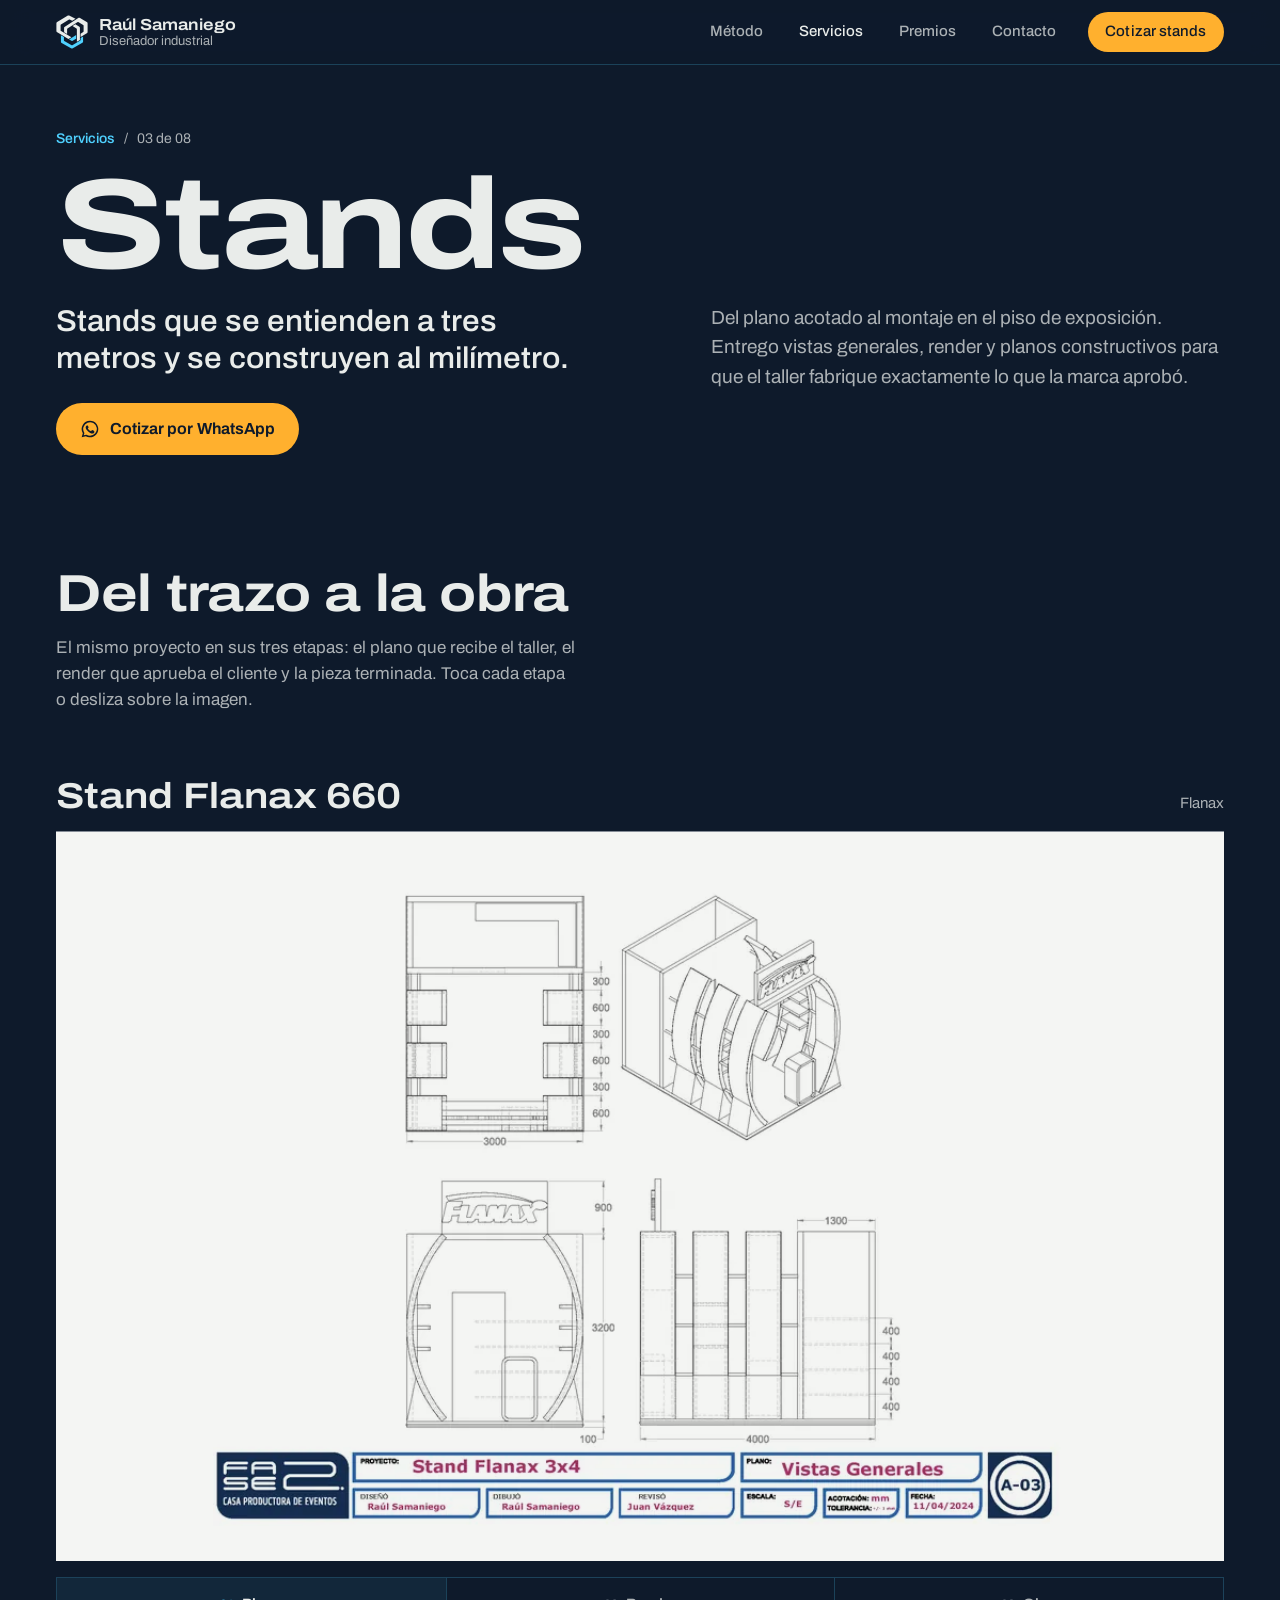
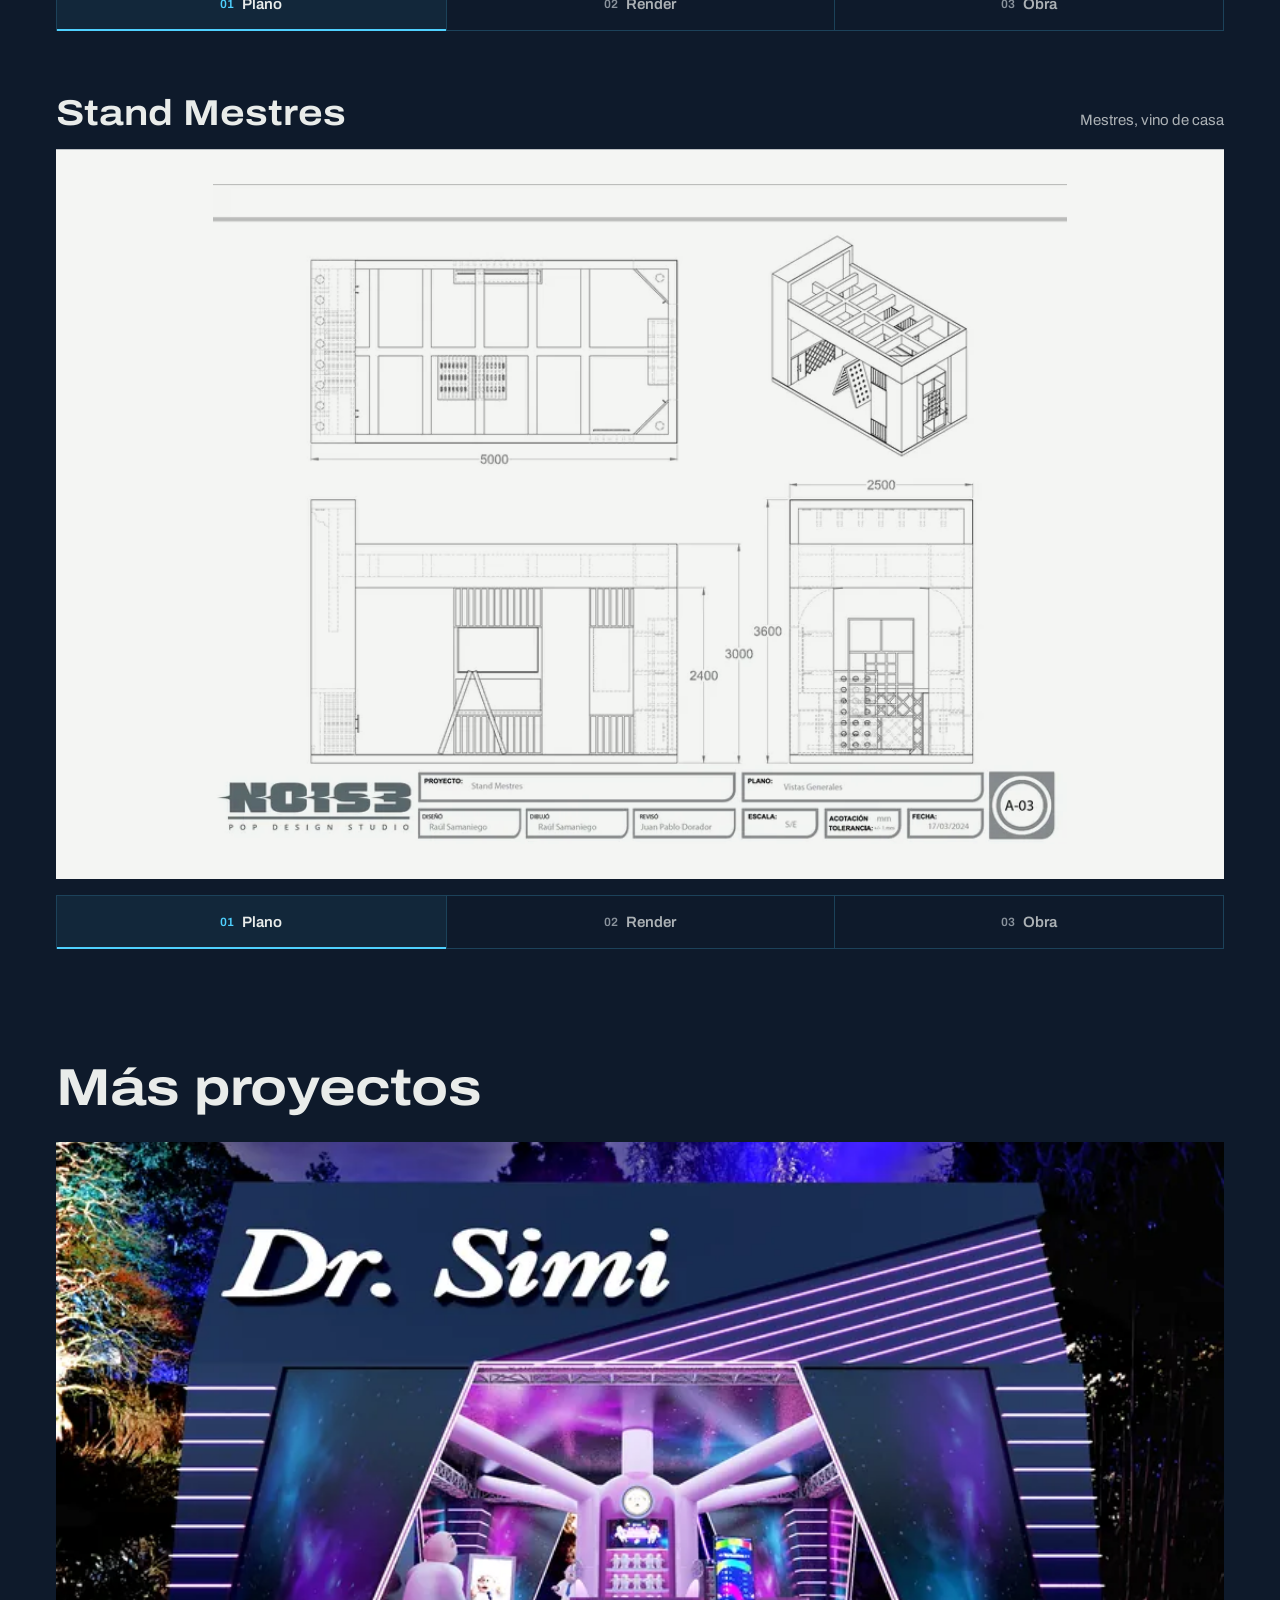
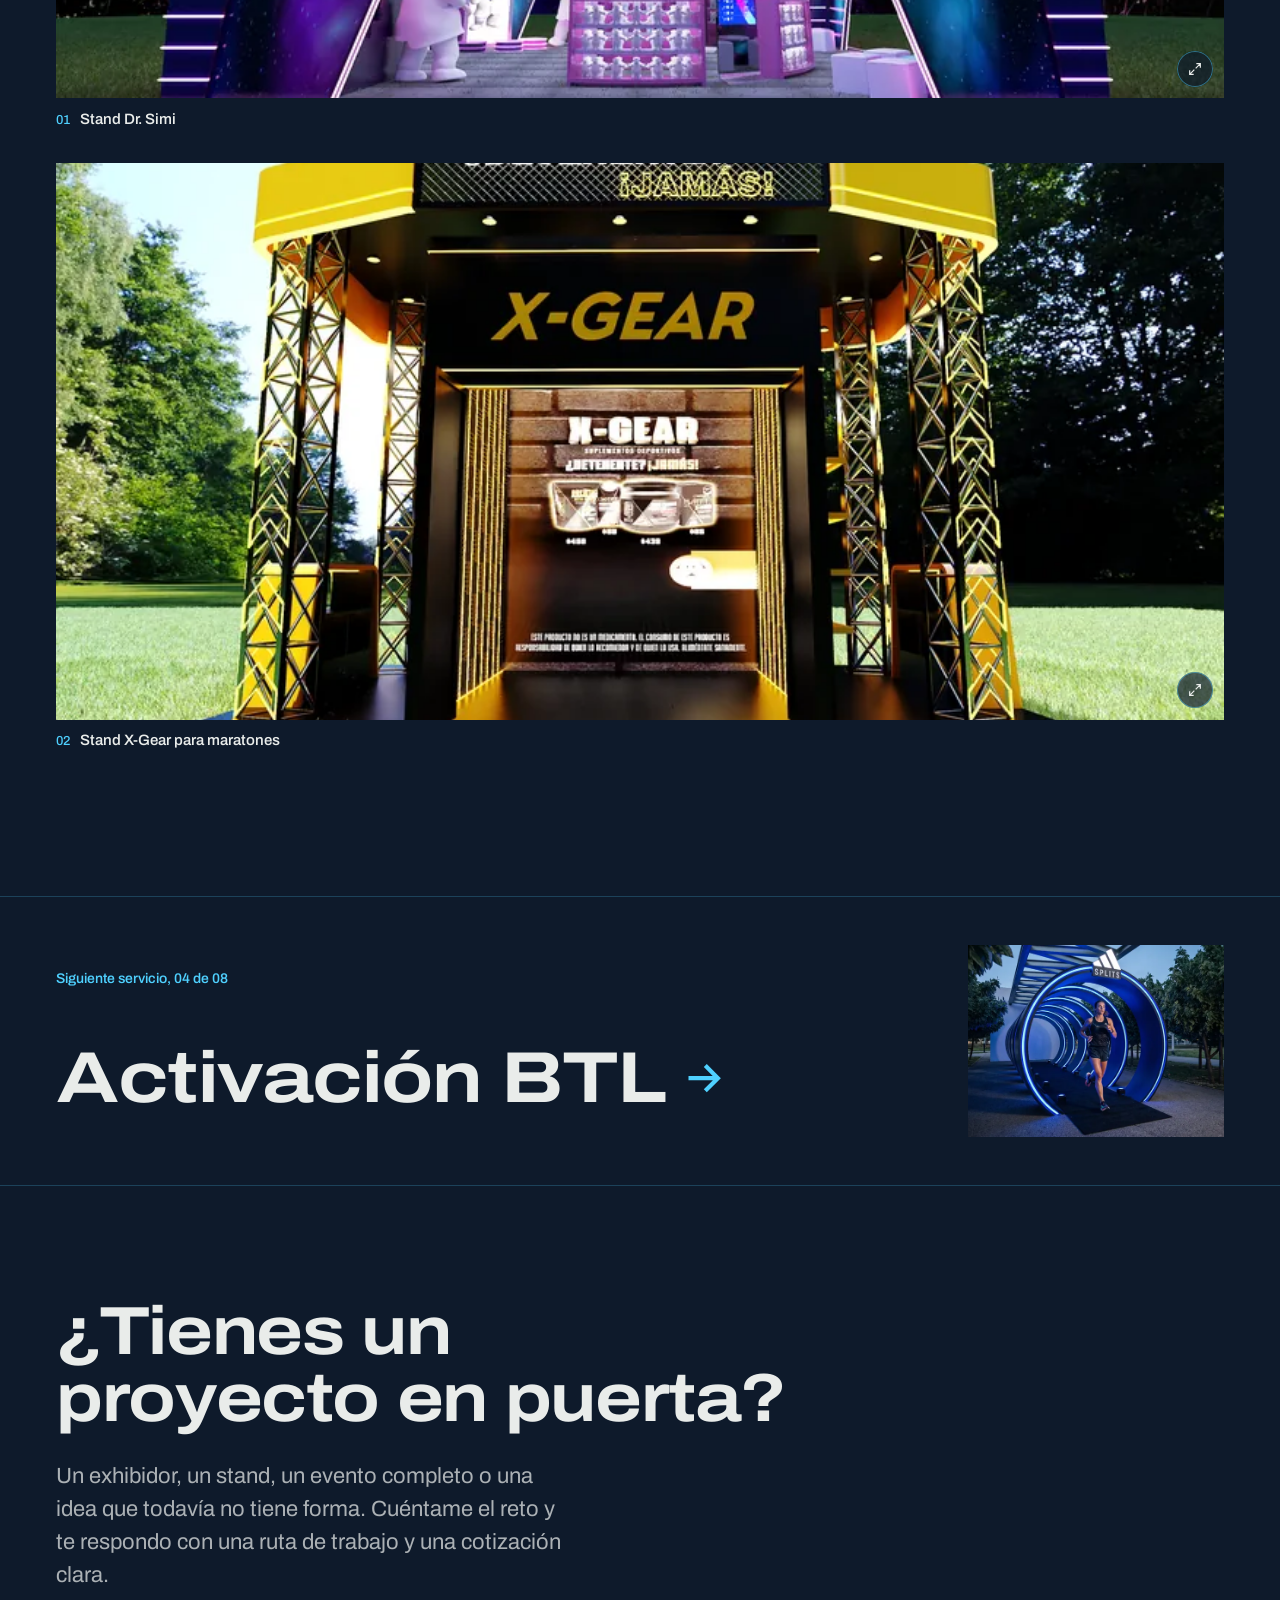
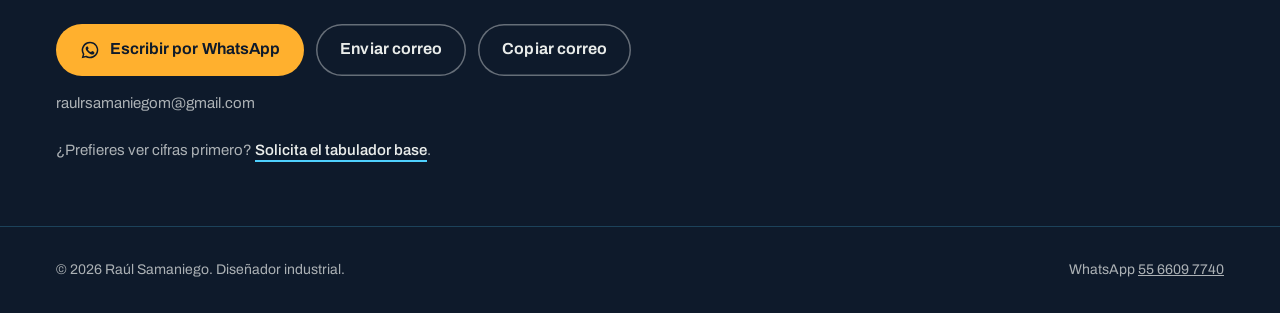
<file: servicio-stands.html>
<!doctype html>
<html lang="es-MX">
<head>
<meta charset="utf-8">
<meta name="viewport" content="width=device-width, initial-scale=1, viewport-fit=cover">
<title>Stands | Raúl Samaniego, diseñador industrial</title>
<meta name="description" content="Stands que se entienden a tres metros y se construyen al milímetro. Del plano acotado al montaje en el piso de exposición. Entrego vistas generales, render y planos constructivos">
<meta name="theme-color" content="#0E1A2B">
<meta property="og:title" content="Stands | Raúl Samaniego, diseñador industrial">
<meta property="og:description" content="Stands que se entienden a tres metros y se construyen al milímetro. Del plano acotado al montaje en el piso de exposición. Entrego vistas generales, render y planos constructivos">
<meta property="og:image" content="assets/img/og.jpg">
<link rel="icon" href="assets/img/logo.svg" type="image/svg+xml">
<link rel="icon" href="assets/img/favicon-32.png" sizes="32x32" type="image/png">
<link rel="apple-touch-icon" href="assets/img/apple-touch-icon.png">
<link rel="stylesheet" href="assets/css/fonts.css">
<link rel="stylesheet" href="assets/css/main.css">
<script>document.documentElement.classList.add('js')</script>
</head>
<body class="pg-servicio" data-servicio="stands">

<a class="skip" href="#contenido">Saltar al contenido</a>
<header class="bar is-solid" id="bar">
  <div class="bar__in">
    <a class="brand" href="index.html" aria-label="Raúl Samaniego, inicio">
      <img src="assets/img/logo.svg" alt="" width="32" height="34">
      <span><b>Raúl Samaniego</b><small>Diseñador industrial</small></span>
    </a>
    <nav class="nav" aria-label="Principal">
      <a href="index.html#metodo">Método</a>
      <a href="index.html#servicios" aria-current="true">Servicios</a>
      <a href="index.html#premios">Premios</a>
      <a href="#contacto">Contacto</a>
      <a class="btn btn--ambar" href="https://wa.me/525566097740?text=Hola%2C%20Ra%C3%BAl.%20Vi%20tu%20sitio%20y%20me%20interesa%20cotizar%3A%20Stands." target="_blank" rel="noopener">Cotizar stands</a>
    </nav>
    <button class="menu-btn" type="button" aria-expanded="false" aria-controls="sheet">Menú</button>
  </div>
</header>
<div class="sheet" id="sheet" role="dialog" aria-modal="true" aria-label="Menú">
  <div class="sheet__top">
    <a class="brand" href="index.html" data-close>
      <img src="assets/img/logo.svg" alt="" width="32" height="34">
      <span><b>Raúl Samaniego</b><small>Diseñador industrial</small></span>
    </a>
    <button class="menu-btn" type="button" data-close>Cerrar</button>
  </div>
  <nav aria-label="Secciones">
    <a href="index.html" data-close><span>01</span>Portada</a>
    <a href="index.html#metodo" data-close><span>02</span>Método</a>
    <a href="index.html#servicios" data-close><span>03</span>Servicios</a>
    <a href="index.html#premios" data-close><span>04</span>Premios</a>
    <a href="#contacto" data-close><span>05</span>Contacto</a>
  </nav>
  <div class="sheet__foot">
    <a class="btn btn--ambar" href="https://wa.me/525566097740?text=Hola%2C%20Ra%C3%BAl.%20Vi%20tu%20sitio%20y%20me%20interesa%20cotizar%3A%20Stands." target="_blank" rel="noopener"><svg viewBox="0 0 24 24" aria-hidden="true"><path fill="currentColor" d="M12 2a10 10 0 0 0-8.6 15.1L2 22l5-1.3A10 10 0 1 0 12 2Zm0 18.2a8.2 8.2 0 0 1-4.2-1.2l-.3-.2-3 .8.8-2.9-.2-.3A8.2 8.2 0 1 1 12 20.2Zm4.5-6.1c-.2-.1-1.5-.7-1.7-.8-.2-.1-.4-.1-.6.1l-.8 1c-.1.2-.3.2-.5.1a6.7 6.7 0 0 1-3.3-2.9c-.3-.4.2-.4.7-1.3.1-.2 0-.3 0-.4l-.8-1.8c-.2-.5-.4-.4-.6-.4h-.5a1 1 0 0 0-.7.3 3 3 0 0 0-.9 2.2 5.1 5.1 0 0 0 1.1 2.7 11.6 11.6 0 0 0 4.4 3.9c1.6.7 2.3.8 3.1.6.5-.1 1.5-.6 1.7-1.2.2-.6.2-1.1.2-1.2-.1-.1-.3-.2-.5-.3Z"/></svg>Cotizar por WhatsApp</a>
  </div>
</div>
<main id="contenido">
  <section class="sv-hero" aria-labelledby="sv-t">
    <div class="wrap sv-hero__in">
      <p class="migas"><a href="index.html#servicios">Servicios</a><span aria-hidden="true">/</span><span>03 de 08</span></p>
      <h1 class="sv-hero__t" id="sv-t">Stands</h1>
      <p class="sv-hero__titular">Stands que se entienden a tres metros y se construyen al milímetro.</p>
      <p class="sv-hero__desc">Del plano acotado al montaje en el piso de exposición. Entrego vistas generales, render y planos constructivos para que el taller fabrique exactamente lo que la marca aprobó.</p>
      <div class="hero__actions">
        <a class="btn btn--ambar" href="https://wa.me/525566097740?text=Hola%2C%20Ra%C3%BAl.%20Vi%20tu%20sitio%20y%20me%20interesa%20cotizar%3A%20Stands." target="_blank" rel="noopener"><svg viewBox="0 0 24 24" aria-hidden="true"><path fill="currentColor" d="M12 2a10 10 0 0 0-8.6 15.1L2 22l5-1.3A10 10 0 1 0 12 2Zm0 18.2a8.2 8.2 0 0 1-4.2-1.2l-.3-.2-3 .8.8-2.9-.2-.3A8.2 8.2 0 1 1 12 20.2Zm4.5-6.1c-.2-.1-1.5-.7-1.7-.8-.2-.1-.4-.1-.6.1l-.8 1c-.1.2-.3.2-.5.1a6.7 6.7 0 0 1-3.3-2.9c-.3-.4.2-.4.7-1.3.1-.2 0-.3 0-.4l-.8-1.8c-.2-.5-.4-.4-.6-.4h-.5a1 1 0 0 0-.7.3 3 3 0 0 0-.9 2.2 5.1 5.1 0 0 0 1.1 2.7 11.6 11.6 0 0 0 4.4 3.9c1.6.7 2.3.8 3.1.6.5-.1 1.5-.6 1.7-1.2.2-.6.2-1.1.2-1.2-.1-.1-.3-.2-.5-.3Z"/></svg>Cotizar por WhatsApp</a>
      </div>
    </div>
  </section>
  
  <section class="sv-sec trazos" aria-labelledby="tz-t">
    <div class="wrap">
      <h2 id="tz-t" class="sv-sec__t">Del trazo a la obra</h2>
      <p class="sv-sec__p">El mismo proyecto en sus tres etapas: el plano que recibe el taller, el render que aprueba el cliente y la pieza terminada. Toca cada etapa o desliza sobre la imagen.</p>
      
      <article class="trazo" data-paso="0">
        <header class="trazo__head">
          <h3>Stand Flanax 660</h3>
          <p>Flanax</p>
        </header>
        <div class="trazo__fig" role="group" aria-label="Stand Flanax 660: del plano a la obra">
          <div class="capa capa--plano" data-k="0"><picture class=""><source type="image/webp" srcset="assets/img/servicios/stands/plano-stand-fanax-800.webp 800w, assets/img/servicios/stands/plano-stand-fanax-1600.webp 1600w" sizes="(min-width: 60rem) 60vw, 100vw"><img src="assets/img/servicios/stands/plano-stand-fanax-800.jpg" alt="Stand Flanax 660: plano" width="800" height="618" loading="lazy" decoding="async"></picture></div><div class="capa capa--render" data-k="1"><picture class=""><source type="image/webp" srcset="assets/img/servicios/stands/render-stand-flanax-800.webp 800w, assets/img/servicios/stands/render-stand-flanax-1600.webp 1318w" sizes="(min-width: 60rem) 60vw, 100vw"><img src="assets/img/servicios/stands/render-stand-flanax-800.png" alt="Stand Flanax 660: render" width="800" height="874" loading="lazy" decoding="async"></picture></div><div class="capa capa--obra" data-k="2"><picture class=""><source type="image/webp" srcset="assets/img/servicios/stands/foto-stand-flanax-800.webp 800w, assets/img/servicios/stands/foto-stand-flanax-1600.webp 900w" sizes="(min-width: 60rem) 60vw, 100vw"><img src="assets/img/servicios/stands/foto-stand-flanax-800.jpg" alt="Stand Flanax 660: obra" width="800" height="1422" loading="lazy" decoding="async"></picture></div>
          <span class="trazo__linea" aria-hidden="true"></span>
        </div>
        <div class="trazo__ctl" role="group" aria-label="Etapa">
          <button type="button" data-k="0" aria-pressed="true"><span>01</span>Plano</button>
          <button type="button" data-k="1" aria-pressed="false"><span>02</span>Render</button>
          <button type="button" data-k="2" aria-pressed="false"><span>03</span>Obra</button>
        </div>
      </article>
      <article class="trazo" data-paso="0">
        <header class="trazo__head">
          <h3>Stand Mestres</h3>
          <p>Mestres, vino de casa</p>
        </header>
        <div class="trazo__fig" role="group" aria-label="Stand Mestres: del plano a la obra">
          <div class="capa capa--plano" data-k="0"><picture class=""><source type="image/webp" srcset="assets/img/servicios/stands/plano-stand-mestres-800.webp 800w, assets/img/servicios/stands/plano-stand-mestres-1600.webp 1600w" sizes="(min-width: 60rem) 60vw, 100vw"><img src="assets/img/servicios/stands/plano-stand-mestres-800.jpg" alt="Stand Mestres: plano" width="800" height="618" loading="lazy" decoding="async"></picture></div><div class="capa capa--render" data-k="1"><picture class=""><source type="image/webp" srcset="assets/img/servicios/stands/render-stand-mestres-800.webp 800w, assets/img/servicios/stands/render-stand-mestres-1600.webp 1331w" sizes="(min-width: 60rem) 60vw, 100vw"><img src="assets/img/servicios/stands/render-stand-mestres-800.png" alt="Stand Mestres: render" width="800" height="649" loading="lazy" decoding="async"></picture></div><div class="capa capa--obra" data-k="2"><picture class=""><source type="image/webp" srcset="assets/img/servicios/stands/foto-stand-mestres-800.webp 800w, assets/img/servicios/stands/foto-stand-mestres-1600.webp 1600w" sizes="(min-width: 60rem) 60vw, 100vw"><img src="assets/img/servicios/stands/foto-stand-mestres-800.jpg" alt="Stand Mestres: obra" width="800" height="600" loading="lazy" decoding="async"></picture></div>
          <span class="trazo__linea" aria-hidden="true"></span>
        </div>
        <div class="trazo__ctl" role="group" aria-label="Etapa">
          <button type="button" data-k="0" aria-pressed="true"><span>01</span>Plano</button>
          <button type="button" data-k="1" aria-pressed="false"><span>02</span>Render</button>
          <button type="button" data-k="2" aria-pressed="false"><span>03</span>Obra</button>
        </div>
      </article>
    </div>
  </section>
  <section class="sv-sec" aria-label="Más proyectos"><div class="wrap"><h2 class="sv-sec__t">Más proyectos</h2><div class="gal" data-lb-group>
        <figure class="gal__item is-wide">
          <button type="button" class="gal__btn" data-lb="assets/img/servicios/stands/stand-dr-simi-r2-1600.webp" data-lb-cap="Stand Dr. Simi" data-lb-w="2560" data-lb-h="1440" aria-label="Ampliar: Stand Dr. Simi">
            <picture class=""><source type="image/webp" srcset="assets/img/servicios/stands/stand-dr-simi-r2-800.webp 800w, assets/img/servicios/stands/stand-dr-simi-r2-1600.webp 1600w" sizes="(min-width: 60rem) 50vw, 100vw"><img src="assets/img/servicios/stands/stand-dr-simi-r2-800.jpg" alt="Stand Dr. Simi" width="800" height="450" loading="lazy" decoding="async"></picture>
          </button>
          <figcaption><span>01</span>Stand Dr. Simi</figcaption>
        </figure>
        <figure class="gal__item is-wide">
          <button type="button" class="gal__btn" data-lb="assets/img/servicios/stands/x-gear-maratones-v2-dia-1600.webp" data-lb-cap="Stand X-Gear para maratones" data-lb-w="2560" data-lb-h="1440" aria-label="Ampliar: Stand X-Gear para maratones">
            <picture class=""><source type="image/webp" srcset="assets/img/servicios/stands/x-gear-maratones-v2-dia-800.webp 800w, assets/img/servicios/stands/x-gear-maratones-v2-dia-1600.webp 1600w" sizes="(min-width: 60rem) 50vw, 100vw"><img src="assets/img/servicios/stands/x-gear-maratones-v2-dia-800.jpg" alt="Stand X-Gear para maratones" width="800" height="450" loading="lazy" decoding="async"></picture>
          </button>
          <figcaption><span>02</span>Stand X-Gear para maratones</figcaption>
        </figure></div></div></section>
  <section class="sv-next" aria-label="Siguiente servicio">
    <a class="sv-next__a" href="servicio-activacion-btl.html">
      <span class="sv-next__k">Siguiente servicio, 04 de 08</span>
      <span class="sv-next__name">Activación BTL<svg viewBox="0 0 24 24" aria-hidden="true"><path d="M5 12h13M13 6l6 6-6 6" fill="none" stroke="currentColor" stroke-width="2"/></svg></span>
      <span class="sv-next__img"><picture class=""><source type="image/webp" srcset="assets/img/servicios/activacion-btl/tunel-adidas-800.webp 800w, assets/img/servicios/activacion-btl/tunel-adidas-1600.webp 1600w" sizes="(min-width: 60rem) 30vw, 40vw"><img src="assets/img/servicios/activacion-btl/tunel-adidas-800.jpg" alt="" width="800" height="447" loading="lazy" decoding="async"></picture></span>
    </a>
  </section>
  <section class="sv-cta" id="contacto" aria-labelledby="cta-t">
    <div class="wrap">
      <h2 class="sec__title" id="cta-t">¿Tienes un proyecto en puerta?</h2>
      <p class="sec__lead">Un exhibidor, un stand, un evento completo o una idea que todavía no tiene forma. Cuéntame el reto y te respondo con una ruta de trabajo y una cotización clara.</p>
      <div class="contacto__acts">
        <a class="btn btn--ambar" href="https://wa.me/525566097740?text=Hola%2C%20Ra%C3%BAl.%20Vi%20tu%20sitio%20y%20me%20interesa%20cotizar%3A%20Stands." target="_blank" rel="noopener"><svg viewBox="0 0 24 24" aria-hidden="true"><path fill="currentColor" d="M12 2a10 10 0 0 0-8.6 15.1L2 22l5-1.3A10 10 0 1 0 12 2Zm0 18.2a8.2 8.2 0 0 1-4.2-1.2l-.3-.2-3 .8.8-2.9-.2-.3A8.2 8.2 0 1 1 12 20.2Zm4.5-6.1c-.2-.1-1.5-.7-1.7-.8-.2-.1-.4-.1-.6.1l-.8 1c-.1.2-.3.2-.5.1a6.7 6.7 0 0 1-3.3-2.9c-.3-.4.2-.4.7-1.3.1-.2 0-.3 0-.4l-.8-1.8c-.2-.5-.4-.4-.6-.4h-.5a1 1 0 0 0-.7.3 3 3 0 0 0-.9 2.2 5.1 5.1 0 0 0 1.1 2.7 11.6 11.6 0 0 0 4.4 3.9c1.6.7 2.3.8 3.1.6.5-.1 1.5-.6 1.7-1.2.2-.6.2-1.1.2-1.2-.1-.1-.3-.2-.5-.3Z"/></svg>Escribir por WhatsApp</a>
        <div class="contacto__mail">
          <a class="btn btn--linea" href="mailto:raulrsamaniegom@gmail.com?subject=Cotizaci%C3%B3n%3A%20Stands">Enviar correo</a>
          <button class="btn btn--linea" type="button" id="copyMail" data-mail="raulrsamaniegom@gmail.com">Copiar correo</button>
        </div>
        <p class="contacto__addr">raulrsamaniegom@gmail.com</p>
      </div>
      <p class="tab-link">¿Prefieres ver cifras primero? <a class="link" href="https://wa.me/525566097740?text=Hola%2C%20Ra%C3%BAl.%20Me%20gustar%C3%ADa%20recibir%20tu%20tabulador%20base.%20Te%20escribo%20de%20parte%20de%3A%20" target="_blank" rel="noopener">Solicita el tabulador base</a>.</p>
    </div>
  </section>
</main>
<footer class="pie">
  <div class="wrap">
    <span>© 2026 Raúl Samaniego. Diseñador industrial.</span>
    <span>WhatsApp <a href="https://wa.me/525566097740?text=Hola%2C%20Ra%C3%BAl.%20Vi%20tu%20sitio%20y%20me%20interesa%20cotizar%3A%20Stands." target="_blank" rel="noopener">55 6609 7740</a></span>
  </div>
</footer>
<a class="btn btn--ambar fab" id="fab" href="https://wa.me/525566097740?text=Hola%2C%20Ra%C3%BAl.%20Vi%20tu%20sitio%20y%20me%20interesa%20cotizar%3A%20Stands." target="_blank" rel="noopener" tabindex="-1" aria-hidden="true"><svg viewBox="0 0 24 24" aria-hidden="true"><path fill="currentColor" d="M12 2a10 10 0 0 0-8.6 15.1L2 22l5-1.3A10 10 0 1 0 12 2Zm0 18.2a8.2 8.2 0 0 1-4.2-1.2l-.3-.2-3 .8.8-2.9-.2-.3A8.2 8.2 0 1 1 12 20.2Zm4.5-6.1c-.2-.1-1.5-.7-1.7-.8-.2-.1-.4-.1-.6.1l-.8 1c-.1.2-.3.2-.5.1a6.7 6.7 0 0 1-3.3-2.9c-.3-.4.2-.4.7-1.3.1-.2 0-.3 0-.4l-.8-1.8c-.2-.5-.4-.4-.6-.4h-.5a1 1 0 0 0-.7.3 3 3 0 0 0-.9 2.2 5.1 5.1 0 0 0 1.1 2.7 11.6 11.6 0 0 0 4.4 3.9c1.6.7 2.3.8 3.1.6.5-.1 1.5-.6 1.7-1.2.2-.6.2-1.1.2-1.2-.1-.1-.3-.2-.5-.3Z"/></svg>Cotizar</a>
<div class="toast" id="toast" role="status" aria-live="polite"></div>
<script src="assets/js/main.js"></script>
</body>
</html>
</file>
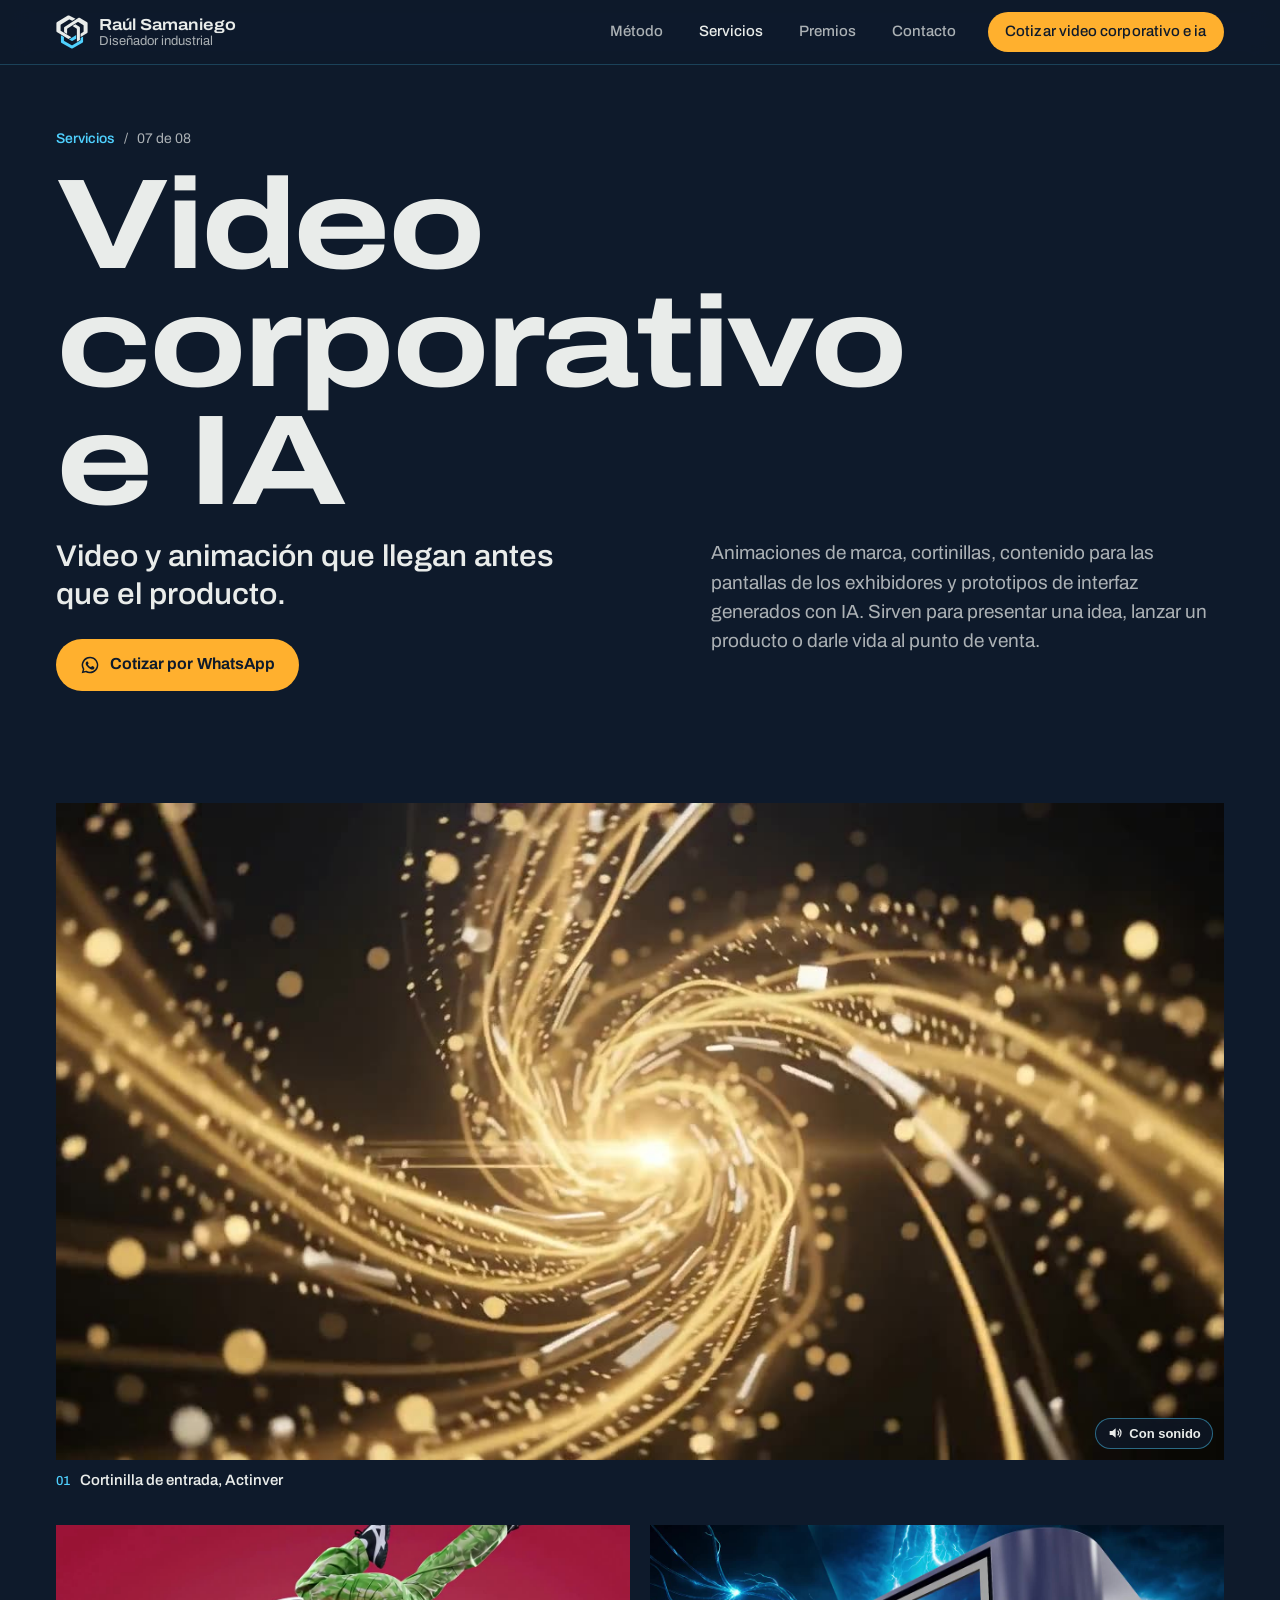
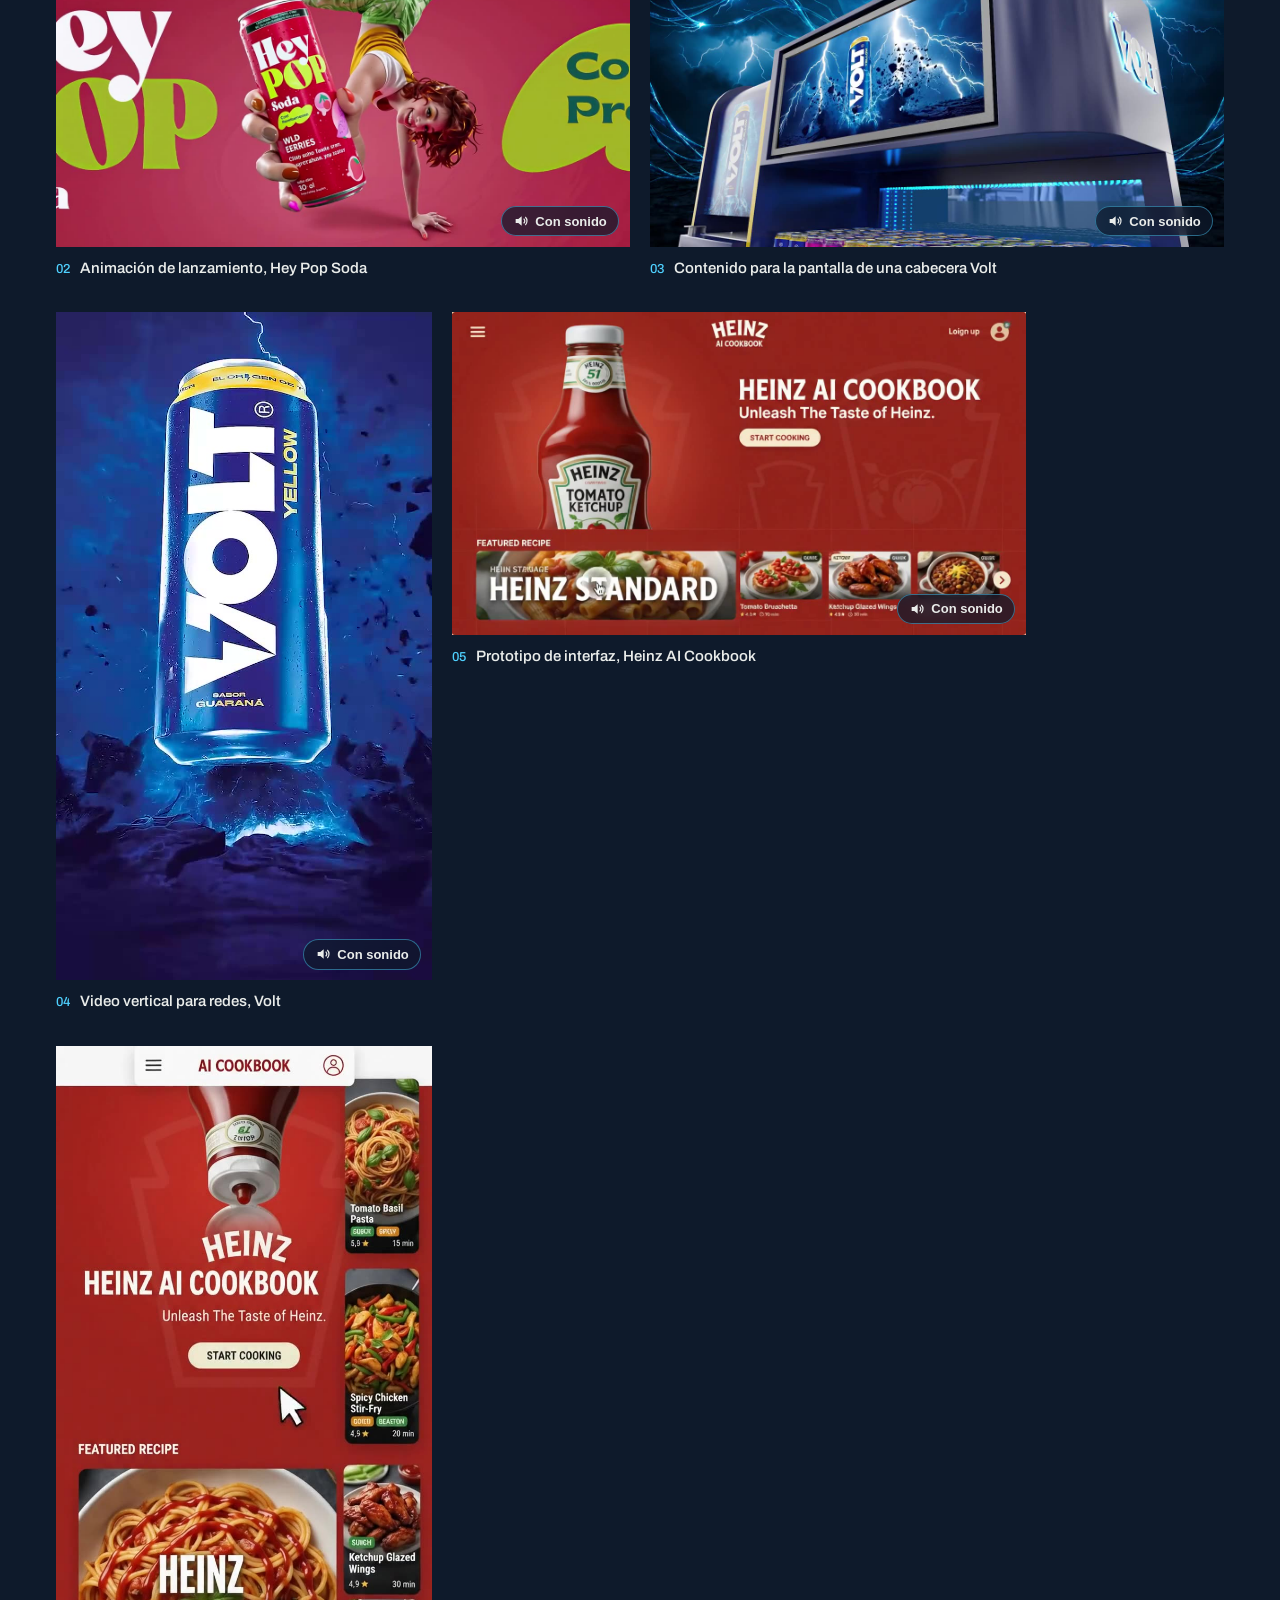
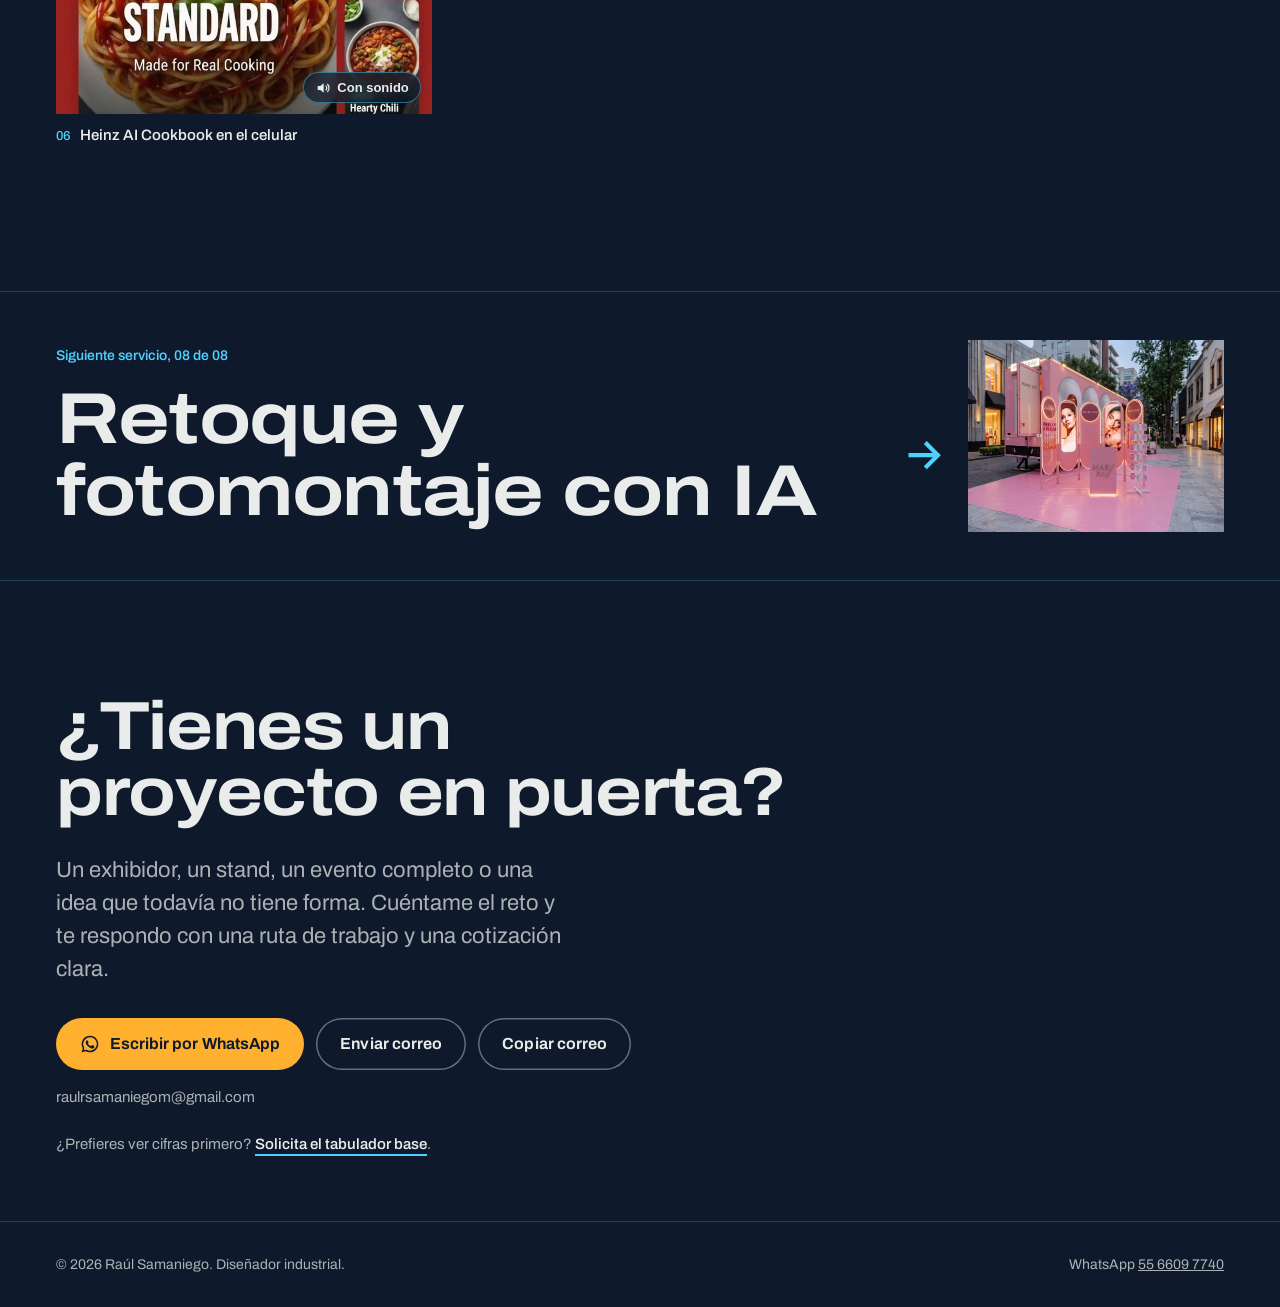
<file: servicio-video-ia.html>
<!doctype html>
<html lang="es-MX">
<head>
<meta charset="utf-8">
<meta name="viewport" content="width=device-width, initial-scale=1, viewport-fit=cover">
<title>Video corporativo e IA | Raúl Samaniego, diseñador industrial</title>
<meta name="description" content="Video y animación que llegan antes que el producto. Animaciones de marca, cortinillas, contenido para las pantallas de los exhibidores y prototipos de interfaz ge">
<meta name="theme-color" content="#0E1A2B">
<meta property="og:title" content="Video corporativo e IA | Raúl Samaniego, diseñador industrial">
<meta property="og:description" content="Video y animación que llegan antes que el producto. Animaciones de marca, cortinillas, contenido para las pantallas de los exhibidores y prototipos de interfaz ge">
<meta property="og:image" content="assets/img/og.jpg">
<link rel="icon" href="assets/img/logo.svg" type="image/svg+xml">
<link rel="icon" href="assets/img/favicon-32.png" sizes="32x32" type="image/png">
<link rel="apple-touch-icon" href="assets/img/apple-touch-icon.png">
<link rel="stylesheet" href="assets/css/fonts.css">
<link rel="stylesheet" href="assets/css/main.css">
<script>document.documentElement.classList.add('js')</script>
</head>
<body class="pg-servicio" data-servicio="video-ia">

<a class="skip" href="#contenido">Saltar al contenido</a>
<header class="bar is-solid" id="bar">
  <div class="bar__in">
    <a class="brand" href="index.html" aria-label="Raúl Samaniego, inicio">
      <img src="assets/img/logo.svg" alt="" width="32" height="34">
      <span><b>Raúl Samaniego</b><small>Diseñador industrial</small></span>
    </a>
    <nav class="nav" aria-label="Principal">
      <a href="index.html#metodo">Método</a>
      <a href="index.html#servicios" aria-current="true">Servicios</a>
      <a href="index.html#premios">Premios</a>
      <a href="#contacto">Contacto</a>
      <a class="btn btn--ambar" href="https://wa.me/525566097740?text=Hola%2C%20Ra%C3%BAl.%20Vi%20tu%20sitio%20y%20me%20interesa%20cotizar%3A%20Video%20corporativo%20e%20IA." target="_blank" rel="noopener">Cotizar video corporativo e ia</a>
    </nav>
    <button class="menu-btn" type="button" aria-expanded="false" aria-controls="sheet">Menú</button>
  </div>
</header>
<div class="sheet" id="sheet" role="dialog" aria-modal="true" aria-label="Menú">
  <div class="sheet__top">
    <a class="brand" href="index.html" data-close>
      <img src="assets/img/logo.svg" alt="" width="32" height="34">
      <span><b>Raúl Samaniego</b><small>Diseñador industrial</small></span>
    </a>
    <button class="menu-btn" type="button" data-close>Cerrar</button>
  </div>
  <nav aria-label="Secciones">
    <a href="index.html" data-close><span>01</span>Portada</a>
    <a href="index.html#metodo" data-close><span>02</span>Método</a>
    <a href="index.html#servicios" data-close><span>03</span>Servicios</a>
    <a href="index.html#premios" data-close><span>04</span>Premios</a>
    <a href="#contacto" data-close><span>05</span>Contacto</a>
  </nav>
  <div class="sheet__foot">
    <a class="btn btn--ambar" href="https://wa.me/525566097740?text=Hola%2C%20Ra%C3%BAl.%20Vi%20tu%20sitio%20y%20me%20interesa%20cotizar%3A%20Video%20corporativo%20e%20IA." target="_blank" rel="noopener"><svg viewBox="0 0 24 24" aria-hidden="true"><path fill="currentColor" d="M12 2a10 10 0 0 0-8.6 15.1L2 22l5-1.3A10 10 0 1 0 12 2Zm0 18.2a8.2 8.2 0 0 1-4.2-1.2l-.3-.2-3 .8.8-2.9-.2-.3A8.2 8.2 0 1 1 12 20.2Zm4.5-6.1c-.2-.1-1.5-.7-1.7-.8-.2-.1-.4-.1-.6.1l-.8 1c-.1.2-.3.2-.5.1a6.7 6.7 0 0 1-3.3-2.9c-.3-.4.2-.4.7-1.3.1-.2 0-.3 0-.4l-.8-1.8c-.2-.5-.4-.4-.6-.4h-.5a1 1 0 0 0-.7.3 3 3 0 0 0-.9 2.2 5.1 5.1 0 0 0 1.1 2.7 11.6 11.6 0 0 0 4.4 3.9c1.6.7 2.3.8 3.1.6.5-.1 1.5-.6 1.7-1.2.2-.6.2-1.1.2-1.2-.1-.1-.3-.2-.5-.3Z"/></svg>Cotizar por WhatsApp</a>
  </div>
</div>
<main id="contenido">
  <section class="sv-hero" aria-labelledby="sv-t">
    <div class="wrap sv-hero__in">
      <p class="migas"><a href="index.html#servicios">Servicios</a><span aria-hidden="true">/</span><span>07 de 08</span></p>
      <h1 class="sv-hero__t" id="sv-t">Video corporativo e IA</h1>
      <p class="sv-hero__titular">Video y animación que llegan antes que el producto.</p>
      <p class="sv-hero__desc">Animaciones de marca, cortinillas, contenido para las pantallas de los exhibidores y prototipos de interfaz generados con IA. Sirven para presentar una idea, lanzar un producto o darle vida al punto de venta.</p>
      <div class="hero__actions">
        <a class="btn btn--ambar" href="https://wa.me/525566097740?text=Hola%2C%20Ra%C3%BAl.%20Vi%20tu%20sitio%20y%20me%20interesa%20cotizar%3A%20Video%20corporativo%20e%20IA." target="_blank" rel="noopener"><svg viewBox="0 0 24 24" aria-hidden="true"><path fill="currentColor" d="M12 2a10 10 0 0 0-8.6 15.1L2 22l5-1.3A10 10 0 1 0 12 2Zm0 18.2a8.2 8.2 0 0 1-4.2-1.2l-.3-.2-3 .8.8-2.9-.2-.3A8.2 8.2 0 1 1 12 20.2Zm4.5-6.1c-.2-.1-1.5-.7-1.7-.8-.2-.1-.4-.1-.6.1l-.8 1c-.1.2-.3.2-.5.1a6.7 6.7 0 0 1-3.3-2.9c-.3-.4.2-.4.7-1.3.1-.2 0-.3 0-.4l-.8-1.8c-.2-.5-.4-.4-.6-.4h-.5a1 1 0 0 0-.7.3 3 3 0 0 0-.9 2.2 5.1 5.1 0 0 0 1.1 2.7 11.6 11.6 0 0 0 4.4 3.9c1.6.7 2.3.8 3.1.6.5-.1 1.5-.6 1.7-1.2.2-.6.2-1.1.2-1.2-.1-.1-.3-.2-.5-.3Z"/></svg>Cotizar por WhatsApp</a>
      </div>
    </div>
  </section>
  <section class="sv-sec" aria-label="Videos"><div class="wrap"><div class="vids" data-lb-group>
        <figure class="vid">
          <button type="button" class="vid__btn" data-lb-video="assets/video/servicios/cortinilla-actinver-intro.mp4" data-lb-poster="assets/img/servicios/video-ia/cortinilla-actinver-intro-poster.jpg" data-lb-cap="Cortinilla de entrada, Actinver" data-lb-w="1280" data-lb-h="720" aria-label="Ver con sonido: Cortinilla de entrada, Actinver">
            <video muted playsinline loop preload="none" poster="assets/img/servicios/video-ia/cortinilla-actinver-intro-poster.jpg" data-src="assets/video/servicios/cortinilla-actinver-intro.mp4" width="1280" height="720"></video>
            <span class="vid__sound"><svg viewBox="0 0 24 24" aria-hidden="true"><path d="M4 9v6h4l5 4V5L8 9H4z" fill="currentColor"/><path d="M16 8.5a5 5 0 0 1 0 7M18.5 6a8.5 8.5 0 0 1 0 12" fill="none" stroke="currentColor" stroke-width="1.8"/></svg>Con sonido</span>
          </button>
          <figcaption><span>01</span>Cortinilla de entrada, Actinver</figcaption>
        </figure>
        <figure class="vid">
          <button type="button" class="vid__btn" data-lb-video="assets/video/servicios/animacion-hey-pop-soda.mp4" data-lb-poster="assets/img/servicios/video-ia/animacion-hey-pop-soda-poster.jpg" data-lb-cap="Animación de lanzamiento, Hey Pop Soda" data-lb-w="1280" data-lb-h="730" aria-label="Ver con sonido: Animación de lanzamiento, Hey Pop Soda">
            <video muted playsinline loop preload="none" poster="assets/img/servicios/video-ia/animacion-hey-pop-soda-poster.jpg" data-src="assets/video/servicios/animacion-hey-pop-soda.mp4" width="1280" height="730"></video>
            <span class="vid__sound"><svg viewBox="0 0 24 24" aria-hidden="true"><path d="M4 9v6h4l5 4V5L8 9H4z" fill="currentColor"/><path d="M16 8.5a5 5 0 0 1 0 7M18.5 6a8.5 8.5 0 0 1 0 12" fill="none" stroke="currentColor" stroke-width="1.8"/></svg>Con sonido</span>
          </button>
          <figcaption><span>02</span>Animación de lanzamiento, Hey Pop Soda</figcaption>
        </figure>
        <figure class="vid">
          <button type="button" class="vid__btn" data-lb-video="assets/video/servicios/cabecera-aje-volt-close-up-pantalla.mp4" data-lb-poster="assets/img/servicios/video-ia/cabecera-aje-volt-close-up-pantalla-poster.jpg" data-lb-cap="Contenido para la pantalla de una cabecera Volt" data-lb-w="1280" data-lb-h="720" aria-label="Ver con sonido: Contenido para la pantalla de una cabecera Volt">
            <video muted playsinline loop preload="none" poster="assets/img/servicios/video-ia/cabecera-aje-volt-close-up-pantalla-poster.jpg" data-src="assets/video/servicios/cabecera-aje-volt-close-up-pantalla.mp4" width="1280" height="720"></video>
            <span class="vid__sound"><svg viewBox="0 0 24 24" aria-hidden="true"><path d="M4 9v6h4l5 4V5L8 9H4z" fill="currentColor"/><path d="M16 8.5a5 5 0 0 1 0 7M18.5 6a8.5 8.5 0 0 1 0 12" fill="none" stroke="currentColor" stroke-width="1.8"/></svg>Con sonido</span>
          </button>
          <figcaption><span>03</span>Contenido para la pantalla de una cabecera Volt</figcaption>
        </figure>
        <figure class="vid is-vert">
          <button type="button" class="vid__btn" data-lb-video="assets/video/servicios/energy-drink-can-with-roots.mp4" data-lb-poster="assets/img/servicios/video-ia/energy-drink-can-with-roots-poster.jpg" data-lb-cap="Video vertical para redes, Volt" data-lb-w="720" data-lb-h="1280" aria-label="Ver con sonido: Video vertical para redes, Volt">
            <video muted playsinline loop preload="none" poster="assets/img/servicios/video-ia/energy-drink-can-with-roots-poster.jpg" data-src="assets/video/servicios/energy-drink-can-with-roots.mp4" width="720" height="1280"></video>
            <span class="vid__sound"><svg viewBox="0 0 24 24" aria-hidden="true"><path d="M4 9v6h4l5 4V5L8 9H4z" fill="currentColor"/><path d="M16 8.5a5 5 0 0 1 0 7M18.5 6a8.5 8.5 0 0 1 0 12" fill="none" stroke="currentColor" stroke-width="1.8"/></svg>Con sonido</span>
          </button>
          <figcaption><span>04</span>Video vertical para redes, Volt</figcaption>
        </figure>
        <figure class="vid">
          <button type="button" class="vid__btn" data-lb-video="assets/video/servicios/digital-interface-heinz-ai-cookbook.mp4" data-lb-poster="assets/img/servicios/video-ia/digital-interface-heinz-ai-cookbook-poster.jpg" data-lb-cap="Prototipo de interfaz, Heinz AI Cookbook" data-lb-w="1280" data-lb-h="720" aria-label="Ver con sonido: Prototipo de interfaz, Heinz AI Cookbook">
            <video muted playsinline loop preload="none" poster="assets/img/servicios/video-ia/digital-interface-heinz-ai-cookbook-poster.jpg" data-src="assets/video/servicios/digital-interface-heinz-ai-cookbook.mp4" width="1280" height="720"></video>
            <span class="vid__sound"><svg viewBox="0 0 24 24" aria-hidden="true"><path d="M4 9v6h4l5 4V5L8 9H4z" fill="currentColor"/><path d="M16 8.5a5 5 0 0 1 0 7M18.5 6a8.5 8.5 0 0 1 0 12" fill="none" stroke="currentColor" stroke-width="1.8"/></svg>Con sonido</span>
          </button>
          <figcaption><span>05</span>Prototipo de interfaz, Heinz AI Cookbook</figcaption>
        </figure>
        <figure class="vid is-vert">
          <button type="button" class="vid__btn" data-lb-video="assets/video/servicios/digital-interface-visualization.mp4" data-lb-poster="assets/img/servicios/video-ia/digital-interface-visualization-poster.jpg" data-lb-cap="Heinz AI Cookbook en el celular" data-lb-w="720" data-lb-h="1280" aria-label="Ver con sonido: Heinz AI Cookbook en el celular">
            <video muted playsinline loop preload="none" poster="assets/img/servicios/video-ia/digital-interface-visualization-poster.jpg" data-src="assets/video/servicios/digital-interface-visualization.mp4" width="720" height="1280"></video>
            <span class="vid__sound"><svg viewBox="0 0 24 24" aria-hidden="true"><path d="M4 9v6h4l5 4V5L8 9H4z" fill="currentColor"/><path d="M16 8.5a5 5 0 0 1 0 7M18.5 6a8.5 8.5 0 0 1 0 12" fill="none" stroke="currentColor" stroke-width="1.8"/></svg>Con sonido</span>
          </button>
          <figcaption><span>06</span>Heinz AI Cookbook en el celular</figcaption>
        </figure></div></div></section>
  <section class="sv-next" aria-label="Siguiente servicio">
    <a class="sv-next__a" href="servicio-retoque-ia.html">
      <span class="sv-next__k">Siguiente servicio, 08 de 08</span>
      <span class="sv-next__name">Retoque y fotomontaje con IA<svg viewBox="0 0 24 24" aria-hidden="true"><path d="M5 12h13M13 6l6 6-6 6" fill="none" stroke="currentColor" stroke-width="2"/></svg></span>
      <span class="sv-next__img"><picture class=""><source type="image/webp" srcset="assets/img/servicios/retoque-ia/mary-kay-04-800.webp 800w, assets/img/servicios/retoque-ia/mary-kay-04-1600.webp 1600w" sizes="(min-width: 60rem) 30vw, 40vw"><img src="assets/img/servicios/retoque-ia/mary-kay-04-800.jpg" alt="" width="800" height="597" loading="lazy" decoding="async"></picture></span>
    </a>
  </section>
  <section class="sv-cta" id="contacto" aria-labelledby="cta-t">
    <div class="wrap">
      <h2 class="sec__title" id="cta-t">¿Tienes un proyecto en puerta?</h2>
      <p class="sec__lead">Un exhibidor, un stand, un evento completo o una idea que todavía no tiene forma. Cuéntame el reto y te respondo con una ruta de trabajo y una cotización clara.</p>
      <div class="contacto__acts">
        <a class="btn btn--ambar" href="https://wa.me/525566097740?text=Hola%2C%20Ra%C3%BAl.%20Vi%20tu%20sitio%20y%20me%20interesa%20cotizar%3A%20Video%20corporativo%20e%20IA." target="_blank" rel="noopener"><svg viewBox="0 0 24 24" aria-hidden="true"><path fill="currentColor" d="M12 2a10 10 0 0 0-8.6 15.1L2 22l5-1.3A10 10 0 1 0 12 2Zm0 18.2a8.2 8.2 0 0 1-4.2-1.2l-.3-.2-3 .8.8-2.9-.2-.3A8.2 8.2 0 1 1 12 20.2Zm4.5-6.1c-.2-.1-1.5-.7-1.7-.8-.2-.1-.4-.1-.6.1l-.8 1c-.1.2-.3.2-.5.1a6.7 6.7 0 0 1-3.3-2.9c-.3-.4.2-.4.7-1.3.1-.2 0-.3 0-.4l-.8-1.8c-.2-.5-.4-.4-.6-.4h-.5a1 1 0 0 0-.7.3 3 3 0 0 0-.9 2.2 5.1 5.1 0 0 0 1.1 2.7 11.6 11.6 0 0 0 4.4 3.9c1.6.7 2.3.8 3.1.6.5-.1 1.5-.6 1.7-1.2.2-.6.2-1.1.2-1.2-.1-.1-.3-.2-.5-.3Z"/></svg>Escribir por WhatsApp</a>
        <div class="contacto__mail">
          <a class="btn btn--linea" href="mailto:raulrsamaniegom@gmail.com?subject=Cotizaci%C3%B3n%3A%20Video%20corporativo%20e%20IA">Enviar correo</a>
          <button class="btn btn--linea" type="button" id="copyMail" data-mail="raulrsamaniegom@gmail.com">Copiar correo</button>
        </div>
        <p class="contacto__addr">raulrsamaniegom@gmail.com</p>
      </div>
      <p class="tab-link">¿Prefieres ver cifras primero? <a class="link" href="https://wa.me/525566097740?text=Hola%2C%20Ra%C3%BAl.%20Me%20gustar%C3%ADa%20recibir%20tu%20tabulador%20base.%20Te%20escribo%20de%20parte%20de%3A%20" target="_blank" rel="noopener">Solicita el tabulador base</a>.</p>
    </div>
  </section>
</main>
<footer class="pie">
  <div class="wrap">
    <span>© 2026 Raúl Samaniego. Diseñador industrial.</span>
    <span>WhatsApp <a href="https://wa.me/525566097740?text=Hola%2C%20Ra%C3%BAl.%20Vi%20tu%20sitio%20y%20me%20interesa%20cotizar%3A%20Video%20corporativo%20e%20IA." target="_blank" rel="noopener">55 6609 7740</a></span>
  </div>
</footer>
<a class="btn btn--ambar fab" id="fab" href="https://wa.me/525566097740?text=Hola%2C%20Ra%C3%BAl.%20Vi%20tu%20sitio%20y%20me%20interesa%20cotizar%3A%20Video%20corporativo%20e%20IA." target="_blank" rel="noopener" tabindex="-1" aria-hidden="true"><svg viewBox="0 0 24 24" aria-hidden="true"><path fill="currentColor" d="M12 2a10 10 0 0 0-8.6 15.1L2 22l5-1.3A10 10 0 1 0 12 2Zm0 18.2a8.2 8.2 0 0 1-4.2-1.2l-.3-.2-3 .8.8-2.9-.2-.3A8.2 8.2 0 1 1 12 20.2Zm4.5-6.1c-.2-.1-1.5-.7-1.7-.8-.2-.1-.4-.1-.6.1l-.8 1c-.1.2-.3.2-.5.1a6.7 6.7 0 0 1-3.3-2.9c-.3-.4.2-.4.7-1.3.1-.2 0-.3 0-.4l-.8-1.8c-.2-.5-.4-.4-.6-.4h-.5a1 1 0 0 0-.7.3 3 3 0 0 0-.9 2.2 5.1 5.1 0 0 0 1.1 2.7 11.6 11.6 0 0 0 4.4 3.9c1.6.7 2.3.8 3.1.6.5-.1 1.5-.6 1.7-1.2.2-.6.2-1.1.2-1.2-.1-.1-.3-.2-.5-.3Z"/></svg>Cotizar</a>
<div class="toast" id="toast" role="status" aria-live="polite"></div>
<script src="assets/js/main.js"></script>
</body>
</html>
</file>
<file: assets/css/fonts.css>
@font-face{font-family:"Archivo";src:url([data-uri]) format("woff");font-weight:100 900;font-stretch:62% 125%;font-display:swap}
</file>
<file: assets/css/main.css>
/* ==========================================================
   Raúl Samaniego, Diseñador Industrial
   Sistema "Tinta de plano"
   ========================================================== */

:root {
  --tinta: #0E1A2B;
  --tinta-2: #142238;
  --tinta-3: #1C2E48;
  --calco: #E9ECEA;
  --calco-70: rgba(233, 236, 234, .72);
  --cian: #4FD1FF;
  --truss: #8A939D;
  --ambar: #FFB02E;
  --ambar-hover: #FFC35E;
  --linea: rgba(79, 209, 255, .22);

  --pad: clamp(1.25rem, 5vw, 3.5rem);
  --max: 82rem;
  --bar-h: 4rem;
  --safe-t: env(safe-area-inset-top, 0px);
  --safe-b: env(safe-area-inset-bottom, 0px);

  --ease-out: cubic-bezier(.16, 1, .3, 1);
  color-scheme: dark;
}

*, *::before, *::after { box-sizing: border-box; }

html {
  -webkit-text-size-adjust: 100%;
  text-size-adjust: 100%;
  scroll-behavior: smooth;
  scroll-padding-top: calc(var(--bar-h) + var(--safe-t));
  background: var(--tinta);
}

body {
  margin: 0;
  background: var(--tinta);
  color: var(--calco);
  font-family: "Archivo", system-ui, -apple-system, "Segoe UI", Roboto, sans-serif;
  font-size: 1.0625rem;
  line-height: 1.55;
  font-variation-settings: "wdth" 100;
  -webkit-font-smoothing: antialiased;
  -moz-osx-font-smoothing: grayscale;
  overflow-x: hidden;
}

img, video, svg { display: block; max-width: 100%; }
a { color: inherit; }
p { margin: 0; }
h1, h2, h3 { margin: 0; font-weight: 650; }

:focus-visible {
  outline: 2px solid var(--cian);
  outline-offset: 3px;
  border-radius: 2px;
}

.sr-only {
  position: absolute; width: 1px; height: 1px; padding: 0; margin: -1px;
  overflow: hidden; clip: rect(0 0 0 0); white-space: nowrap; border: 0;
}

.skip {
  position: fixed; left: 1rem; top: calc(.75rem + var(--safe-t)); z-index: 100;
  background: var(--ambar); color: var(--tinta); padding: .6rem 1rem;
  font-weight: 650; text-decoration: none; transform: translateY(-200%);
}
.skip:focus { transform: none; }

/* ---------- Botones ---------- */

.btn {
  display: inline-flex; align-items: center; justify-content: center; gap: .6rem;
  min-height: 3.25rem; padding: 0 1.5rem;
  font: inherit; font-weight: 650; font-size: 1rem; letter-spacing: .005em;
  text-decoration: none; border: 0; cursor: pointer;
  border-radius: 999px;
  transition: background-color .2s, color .2s, transform .2s var(--ease-out);
}
.btn:active { transform: scale(.97); }
.btn svg { width: 1.25rem; height: 1.25rem; flex: none; }

.btn--ambar { background: var(--ambar); color: var(--tinta); }
.btn--ambar:hover { background: var(--ambar-hover); }

.btn--linea {
  background: transparent; color: var(--calco);
  box-shadow: inset 0 0 0 1.5px rgba(233, 236, 234, .4);
}
.btn--linea:hover { box-shadow: inset 0 0 0 1.5px var(--calco); }

.link {
  color: var(--calco); font-weight: 550; text-decoration: underline;
  text-decoration-color: var(--cian); text-decoration-thickness: 1.5px;
  text-underline-offset: .35em;
}
.link:hover { color: var(--cian); }

/* ---------- Barra superior ---------- */

.bar {
  position: fixed; inset: 0 0 auto; z-index: 50;
  padding-top: var(--safe-t);
  transition: background-color .35s, box-shadow .35s;
}
.bar.is-solid {
  background: rgba(14, 26, 43, .86);
  -webkit-backdrop-filter: blur(14px) saturate(140%);
  backdrop-filter: blur(14px) saturate(140%);
  box-shadow: 0 1px 0 var(--linea);
}
.bar__in {
  height: var(--bar-h); max-width: var(--max); margin: 0 auto; padding: 0 var(--pad);
  display: flex; align-items: center; justify-content: space-between; gap: 1rem;
}
.brand {
  display: flex; align-items: center; gap: .7rem; text-decoration: none;
  line-height: 1.1;
}
.brand img { width: 2rem; height: auto; }
.brand b { display: block; font-weight: 650; font-variation-settings: "wdth" 112; font-size: 1rem; }
.brand small { display: block; color: var(--calco-70); font-size: .8125rem; }

.nav { display: none; }
.nav a {
  text-decoration: none; color: var(--calco-70); font-weight: 500; font-size: .9375rem;
  padding: .5rem .25rem; transition: color .2s;
}
.nav a:hover, .nav a[aria-current="true"] { color: var(--calco); }
.nav .btn { min-height: 2.5rem; padding: 0 1.1rem; font-size: .9375rem; color: var(--tinta); }

.menu-btn {
  font: inherit; font-weight: 600; font-size: .9375rem; color: var(--calco);
  background: rgba(14, 26, 43, .5); border: 0; cursor: pointer;
  box-shadow: inset 0 0 0 1.5px rgba(233, 236, 234, .35);
  min-height: 2.75rem; padding: 0 1.1rem; border-radius: 999px;
}

@media (min-width: 60rem) {
  .nav { display: flex; align-items: center; gap: 1.75rem; }
  .menu-btn { display: none; }
}

/* Hoja de menú móvil */
.sheet {
  position: fixed; inset: 0; z-index: 60;
  background: var(--tinta);
  padding: calc(var(--safe-t) + 1rem) var(--pad) calc(var(--safe-b) + 1.5rem);
  display: flex; flex-direction: column;
  visibility: hidden; opacity: 0;
  transition: opacity .3s, visibility 0s linear .3s;
}
.sheet.is-open { visibility: visible; opacity: 1; transition: opacity .3s; }
.sheet__top { display: flex; justify-content: space-between; align-items: center; height: var(--bar-h); }
.sheet nav { margin-top: auto; display: grid; }
.sheet nav a {
  display: flex; align-items: baseline; gap: 1rem;
  padding: 1.1rem 0; text-decoration: none;
  border-top: 1px solid var(--linea);
  font-size: clamp(2rem, 10vw, 3rem); font-weight: 650; line-height: 1;
  font-variation-settings: "wdth" 118;
}
.sheet nav a span { font-size: .875rem; color: var(--cian); font-weight: 500; font-variation-settings: "wdth" 100; min-width: 1.5rem; }
.sheet__foot { margin-top: 2rem; display: grid; gap: .75rem; }
.sheet__foot .btn { width: 100%; }

/* ---------- Hero ---------- */

.hero {
  position: relative; min-height: 100vh; min-height: 100svh;
  display: flex; align-items: flex-end;
  isolation: isolate; overflow: hidden;
}
.hero__media { position: absolute; inset: 0; z-index: -2; background: var(--tinta); }
.hero__media video, .hero__media img {
  width: 100%; height: 100%; object-fit: cover;
}
.hero__media img { position: absolute; inset: 0; }
.hero__media video { position: relative; opacity: 0; transition: opacity .8s; }
.hero__media video.is-ready { opacity: 1; }
.hero::after {
  content: ""; position: absolute; inset: 0; z-index: -1; pointer-events: none;
  background:
    linear-gradient(to top, rgba(14,26,43,.96) 0%, rgba(14,26,43,.75) 28%, rgba(14,26,43,0) 58%),
    linear-gradient(to bottom, rgba(14,26,43,.55) 0%, rgba(14,26,43,0) 18%);
}

.hero__in {
  width: 100%; max-width: var(--max); margin: 0 auto;
  padding: 0 var(--pad) calc(var(--safe-b) + clamp(2rem, 6vh, 4rem));
  display: grid; gap: 1.5rem;
}
.hero__title {
  font-size: clamp(3.1rem, 14.5vw, 11.5rem);
  line-height: .88; letter-spacing: -.025em; font-weight: 720;
  font-variation-settings: "wdth" 125;
  text-wrap: balance;
}
.hero__title span { display: block; }
.hero__lead {
  max-width: 34ch; font-size: clamp(1.0625rem, 2.6vw, 1.3125rem); line-height: 1.45;
  color: var(--calco);
}
.hero__actions { display: flex; flex-wrap: wrap; align-items: center; gap: 1rem 1.5rem; }

.hero__ctl {
  position: absolute; right: var(--pad); top: calc(var(--safe-t) + var(--bar-h) + 1rem);
  font: inherit; font-size: .8125rem; font-weight: 550; color: var(--calco-70);
  background: rgba(14,26,43,.45); border: 0; cursor: pointer;
  box-shadow: inset 0 0 0 1px rgba(233,236,234,.25);
  min-height: 2.25rem; padding: 0 .9rem; border-radius: 999px;
  display: inline-flex; align-items: center; gap: .45rem;
}
.hero__ctl:hover { color: var(--calco); }
.hero__ctl svg { width: .75rem; height: .75rem; }

/* Cajetín (bloque de título de plano) */
.cajetin { display: none; }

@media (min-width: 60rem) {
  .hero__in {
    grid-template-columns: 1fr auto; align-items: end; column-gap: 3rem;
  }
  .hero__title { grid-column: 1 / -1; font-size: min(10vw, 19vh, 11.5rem); }
  .hero__lead, .hero__actions { grid-column: 1; }
  .cajetin {
    display: grid; grid-column: 2; grid-row: 2 / span 2; align-self: end;
    grid-template-columns: auto auto; width: 21rem;
    font-size: .8125rem; line-height: 1.35;
    border: 1px solid rgba(79, 209, 255, .45);
    background: rgba(14, 26, 43, .55);
    -webkit-backdrop-filter: blur(6px); backdrop-filter: blur(6px);
  }
  .cajetin div { padding: .55rem .75rem; border-top: 1px solid rgba(79,209,255,.3); }
  .cajetin div:nth-child(-n+2) { border-top: 0; }
  .cajetin div:nth-child(odd) { color: var(--cian); border-right: 1px solid rgba(79,209,255,.3); }
  .cajetin .cajetin__sheet { font-variant-numeric: tabular-nums; }
}

/* Entrada del titular: el texto se "extruye" a lo ancho */
@media (prefers-reduced-motion: no-preference) {
  .js .hero__title span {
    animation: extruir 1.6s var(--ease-out) both;
  }
  .js .hero__title span + span { animation-delay: .12s; }
  .js .hero__lead, .js .hero__actions {
    animation: aparecer .9s var(--ease-out) .7s both;
  }
  @keyframes extruir {
    from { font-variation-settings: "wdth" 62; opacity: 0; letter-spacing: .02em; }
    35% { opacity: 1; }
    to { font-variation-settings: "wdth" 125; opacity: 1; }
  }
  @keyframes aparecer { from { opacity: 0; } to { opacity: 1; } }
}

/* ---------- Secciones ---------- */

.sec { position: relative; padding: clamp(5rem, 14vw, 10rem) 0; }
.wrap { max-width: var(--max); margin: 0 auto; padding: 0 var(--pad); }

.sec__title {
  font-size: clamp(2.25rem, 8vw, 5.5rem); line-height: .98; letter-spacing: -.02em;
  font-weight: 680; font-variation-settings: "wdth" 116;
  max-width: 16ch; text-wrap: balance;
}
.sec__lead {
  margin-top: 1.75rem; max-width: 40ch;
  font-size: clamp(1.125rem, 2.4vw, 1.375rem); line-height: 1.5; color: var(--calco-70);
}

/* ---------- Método: la tríada ---------- */

.metodo {
  background:
    linear-gradient(var(--linea) 1px, transparent 1px) 0 0 / 2rem 2rem,
    linear-gradient(90deg, var(--linea) 1px, transparent 1px) 0 0 / 2rem 2rem,
    var(--tinta);
  background-blend-mode: normal;
}
.metodo::before {
  /* el cuadriculado se desvanece hacia los bordes */
  content: ""; position: absolute; inset: 0; pointer-events: none;
  background: radial-gradient(ellipse at 50% 45%, rgba(14,26,43,.55) 0%, var(--tinta) 75%);
}
.metodo > * { position: relative; }

.triada { position: relative; height: 320vh; margin-top: clamp(3rem, 8vw, 6rem); }
.triada__stage {
  position: sticky; top: 0; height: 100vh; height: 100svh;
  display: grid; align-content: center; justify-items: center; gap: 1.5rem;
  padding: calc(var(--bar-h) + var(--safe-t) + 1rem) var(--pad) calc(var(--safe-b) + 1.5rem);
  max-width: var(--max); margin: 0 auto;
}
.triada__fig { width: min(52vw, 30vh, 20rem); margin: 2rem 0; aspect-ratio: 1623 / 1723; position: relative; }
.triada__fig svg { width: 100%; height: 100%; overflow: visible; }
.triada__fig g {
  transition: transform .9s var(--ease-out), opacity .5s;
  transform-box: view-box;
}
.triada__fig .m-marca { transform: translate(calc(var(--e, 0) * -260px), calc(var(--e, 0) * -170px)); }
.triada__fig .m-usuario { transform: translate(calc(var(--e, 0) * 260px), calc(var(--e, 0) * -170px)); }
.triada__fig .m-diseno { transform: translate(0, calc(var(--e, 0) * 300px)); }
.triada[data-step="1"] .m-usuario, .triada[data-step="1"] .m-diseno,
.triada[data-step="2"] .m-marca, .triada[data-step="2"] .m-diseno,
.triada[data-step="3"] .m-marca, .triada[data-step="3"] .m-usuario { opacity: .18; }

.triada__caps {
  list-style: none; margin: 0; padding: 0;
  display: grid; width: 100%; max-width: 30rem; min-height: 9.5rem;
}
.triada__caps li {
  grid-area: 1 / 1; opacity: 0; transform: translateY(.5rem);
  transition: opacity .45s, transform .6s var(--ease-out);
  pointer-events: none;
}
.triada__caps li.is-on { opacity: 1; transform: none; pointer-events: auto; }
.triada__caps h3 {
  display: flex; align-items: center; gap: .6rem;
  font-size: clamp(1.5rem, 5vw, 2rem); font-variation-settings: "wdth" 118; line-height: 1.1;
}
.triada__caps h3::before {
  content: ""; width: .7em; height: .7em; flex: none;
  clip-path: polygon(50% 0, 100% 25%, 100% 75%, 50% 100%, 0 75%, 0 25%);
  background: var(--calco);
}
.triada__caps li[data-k="diseno"] h3::before { background: var(--cian); }
.triada__caps li[data-k="intro"] h3::before, .triada__caps li[data-k="cierre"] h3::before { display: none; }
.triada__caps p { margin-top: .6rem; color: var(--calco-70); font-size: 1.0625rem; max-width: 36ch; }

.triada__prog {
  display: flex; gap: .4rem; list-style: none; margin: 0; padding: 0;
}
.triada__prog li { width: 1.75rem; height: 3px; background: rgba(233,236,234,.2); transition: background-color .3s; }
.triada__prog li.is-on { background: var(--cian); }

@media (min-width: 60rem) {
  .triada__stage {
    grid-template-columns: 1fr 1fr; align-items: center; column-gap: 4rem;
  }
  .triada__fig { width: min(30vw, 52vh, 26rem); grid-row: 1 / span 2; justify-self: center; margin: 0; }
  .triada__caps h3 { font-size: 2.5rem; }
  .triada__caps p { font-size: 1.1875rem; }
  .triada__caps { justify-self: start; align-self: end; }
  .triada__prog { justify-self: start; align-self: start; }
}

/* Sin animación: la tríada se muestra desplegada y completa */
.triada.is-static { height: auto; }
.triada.is-static .triada__stage { position: static; height: auto; padding-top: 0; }
.triada.is-static .triada__fig { --e: .55; }
.triada.is-static .triada__fig g { opacity: 1 !important; }
.triada.is-static .triada__caps { gap: 2rem; min-height: 0; }
.triada.is-static .triada__caps li { grid-area: auto; opacity: 1; transform: none; }
.triada.is-static .triada__prog { display: none; }

.filosofia {
  margin-top: clamp(3rem, 8vw, 6rem);
  display: grid; gap: 2rem;
}
.filosofia blockquote {
  margin: 0; max-width: 30ch;
  font-size: clamp(1.5rem, 4.2vw, 2.75rem); line-height: 1.18; letter-spacing: -.01em;
  font-weight: 500; font-variation-settings: "wdth" 104;
  text-wrap: pretty;
}
.firma { display: flex; align-items: center; gap: .9rem; color: var(--calco-70); font-size: .9375rem; }
.firma img { width: 2.25rem; }
.firma b { display: block; color: var(--calco); font-weight: 650; }
@media (min-width: 60rem) {
  .filosofia { grid-template-columns: 1fr auto; align-items: end; }
}

/* ---------- Contacto ---------- */

.contacto {
  position: relative; isolation: isolate; overflow: hidden;
  min-height: 100vh; min-height: 100svh;
  display: flex; align-items: flex-end;
  padding: calc(var(--bar-h) + 3rem) 0 calc(var(--safe-b) + clamp(2.5rem, 8vh, 5rem));
}
.contacto__img { position: absolute; inset: 0; z-index: -2; }
.contacto__img img { width: 100%; height: 100%; object-fit: cover; object-position: 50% 40%; }
.contacto::after {
  content: ""; position: absolute; inset: 0; z-index: -1;
  background:
    linear-gradient(to bottom, var(--tinta) 0%, rgba(14,26,43,0) 22%),
    linear-gradient(to top, rgba(14,26,43,.97) 0%, rgba(14,26,43,.82) 30%, rgba(14,26,43,0) 62%);
}
.contacto > .wrap { width: 100%; }
.contacto .sec__title { max-width: 14ch; }
.contacto__acts { margin-top: 2rem; display: grid; grid-template-columns: minmax(0, 1fr); gap: .75rem; max-width: 26rem; }
.contacto__mail { display: grid; grid-template-columns: 1fr 1fr; gap: .75rem; }
.contacto__addr { margin-top: .25rem; font-size: .9375rem; color: var(--calco-70); user-select: all; -webkit-user-select: all; overflow-wrap: anywhere; }
.contacto__cob {
  margin-top: 2.5rem; max-width: 42ch; color: var(--calco-70); font-size: .9375rem;
  padding-left: 1rem; border-left: 2px solid var(--cian);
}
@media (min-width: 60rem) {
  .contacto > .wrap > * { max-width: 36rem; }
  .contacto .sec__title { font-size: clamp(3rem, 5vw, 4.5rem); }
  .contacto__acts { grid-template-columns: auto auto; max-width: none; justify-content: start; }
  .contacto__mail { display: flex; }
  .contacto__addr { grid-column: 1 / -1; }
}

/* ---------- Pie ---------- */

.pie {
  border-top: 1px solid var(--linea);
  padding: 2rem 0 calc(var(--safe-b) + 6rem);
  color: var(--calco-70); font-size: .875rem;
}
.pie .wrap { display: flex; flex-wrap: wrap; gap: 1rem 2rem; justify-content: space-between; align-items: center; }
.pie a { color: var(--calco-70); }
@media (min-width: 60rem) { .pie { padding-bottom: calc(var(--safe-b) + 2rem); } }

/* ---------- CTA flotante (móvil) ---------- */

.fab {
  position: fixed; z-index: 40;
  right: max(1rem, env(safe-area-inset-right, 0px));
  bottom: calc(var(--safe-b) + 1rem);
  box-shadow: 0 10px 30px rgba(0,0,0,.35);
  transform: translateY(160%); transition: transform .45s var(--ease-out);
}
.fab.is-on { transform: none; }
.fab.is-on.is-tapado { transform: translateY(160%); }
@media (min-width: 60rem) { .fab { display: none; } }

/* ---------- Aviso efímero ---------- */

.toast {
  position: fixed; left: 50%; bottom: calc(var(--safe-b) + 5.5rem); z-index: 70;
  transform: translate(-50%, 1rem); opacity: 0; pointer-events: none;
  background: var(--calco); color: var(--tinta); font-weight: 600; font-size: .9375rem;
  padding: .7rem 1.1rem; border-radius: 999px;
  transition: opacity .25s, transform .35s var(--ease-out);
}
.toast.is-on { opacity: 1; transform: translate(-50%, 0); }

@media (prefers-reduced-motion: reduce) {
  html { scroll-behavior: auto; }
  *, *::before, *::after { transition-duration: .01ms !important; animation: none !important; }
}

@media (min-width: 60rem) {
  .metodo > .wrap:first-child { display: grid; grid-template-columns: 1.35fr 1fr; gap: 4rem; align-items: end; }
  .metodo > .wrap:first-child .sec__lead { margin-top: 0; }
}
.triada.is-static .triada__caps li[data-k="intro"], .triada.is-static .triada__caps li[data-k="cierre"] { display: none; }

/* Contacto en móvil: el pedestal visible sobre el texto */
@media (max-width: 59.99rem) {
  .contacto { display: block; min-height: 0; padding-top: 0; }
  .contacto__img { position: relative; inset: auto; display: block; height: 64vh; height: 64svh; }
  .contacto__img img { object-position: 50% 78%; }
  .contacto::after {
    bottom: auto; height: 64vh; height: 64svh;
    background:
      linear-gradient(to bottom, var(--tinta) 0%, rgba(14,26,43,0) 22%),
      linear-gradient(to top, var(--tinta) 0%, rgba(14,26,43,0) 40%);
  }
  .contacto > .wrap { margin-top: -5.5rem; position: relative; }
}
@media (min-width: 60rem) {
  .contacto .sec__lead { max-width: 30ch; }
  .contacto__cob { max-width: 36ch; }
}
@media (min-width: 60rem) { .contacto .contacto__cob { max-width: 34ch; } }

/* ==========================================================
   Premios
   ========================================================== */

.premios { padding-bottom: clamp(4rem, 10vw, 8rem); background: var(--tinta); }
.premios__head .sec__lead { max-width: 44ch; }
@media (min-width: 60rem) {
  .premios__head { display: grid; grid-template-columns: 1.2fr 1fr; gap: 4rem; align-items: end; }
  .premios__head .sec__lead { margin-top: 0; }
}

.premios__bar {
  margin-top: clamp(2.5rem, 6vw, 4rem);
  display: flex; align-items: center; justify-content: space-between; gap: 1rem;
}
.anios {
  display: flex; gap: .25rem; overflow-x: auto; scrollbar-width: none;
  margin: 0 calc(var(--pad) * -1); padding: 0 var(--pad);
}
.anios::-webkit-scrollbar { display: none; }
.anios__b {
  font: inherit; font-weight: 650; font-size: clamp(1.0625rem, 4.4vw, 1.375rem);
  font-variation-settings: "wdth" 112; font-variant-numeric: tabular-nums;
  color: var(--truss); background: none; border: 0; cursor: pointer;
  min-height: 2.75rem; padding: 0 .55rem; position: relative; flex: none;
  transition: color .25s;
}
.anios__b::after {
  content: ""; position: absolute; left: .55rem; right: .55rem; bottom: .2rem; height: 2px;
  background: var(--cian); transform: scaleX(0); transform-origin: left;
  transition: transform .45s var(--ease-out);
}
.anios__b:hover { color: var(--calco); }
.anios__b[aria-current="true"] { color: var(--calco); }
.anios__b[aria-current="true"]::after { transform: scaleX(1); }

.premios__flechas { display: none; gap: .5rem; }
.flecha {
  width: 3rem; height: 3rem; border-radius: 50%; border: 0; cursor: pointer;
  background: transparent; color: var(--calco);
  box-shadow: inset 0 0 0 1.5px rgba(233,236,234,.35);
  display: grid; place-items: center; transition: box-shadow .2s, color .2s, opacity .2s;
}
.flecha svg { width: 1.25rem; height: 1.25rem; }
.flecha:hover { box-shadow: inset 0 0 0 1.5px var(--cian); color: var(--cian); }
.flecha:disabled { opacity: .3; cursor: default; box-shadow: inset 0 0 0 1.5px rgba(233,236,234,.35); color: var(--calco); }
@media (min-width: 60rem) { .premios__flechas { display: flex; } }

/* Pista deslizable */
.pista {
  --gutter: max(var(--pad), calc((100vw - var(--max)) / 2 + var(--pad)));
  display: flex; gap: 1rem;
  overflow-x: auto; overscroll-behavior-x: contain;
  scroll-snap-type: x mandatory; scroll-padding-inline: var(--gutter);
  padding: 1.5rem var(--gutter) 1rem;
  scrollbar-width: none;
  -webkit-overflow-scrolling: touch;
}
.pista::-webkit-scrollbar { display: none; }
.premio {
  flex: 0 0 min(84vw, 26rem);
  scroll-snap-align: start;
  display: grid; align-content: start; gap: 1.5rem;
}
@media (min-width: 60rem) {
  .pista { gap: 3rem; }
  .premio {
    flex-basis: calc(min(100vw, var(--max)) - 2 * var(--pad));
    grid-template-columns: minmax(0, 1.1fr) minmax(0, 1fr); align-items: center; gap: 4rem;
  }
}

/* El objeto sobre el plano */
.premio__fig {
  position: relative; aspect-ratio: 4 / 5; overflow: hidden;
  background:
    radial-gradient(ellipse 60% 12% at 50% 88%, rgba(79,209,255,.20), transparent 70%),
    linear-gradient(var(--linea) 1px, transparent 1px) 0 0 / 1.5rem 1.5rem,
    linear-gradient(90deg, var(--linea) 1px, transparent 1px) 0 0 / 1.5rem 1.5rem,
    var(--tinta-2);
  box-shadow: inset 0 0 0 1px var(--linea);
}
.premio__fig::before {
  /* marcas de registro en las esquinas, como en una lámina impresa */
  content: ""; position: absolute; inset: .6rem; pointer-events: none; z-index: 3;
  background:
    linear-gradient(var(--cian), var(--cian)) 0 0 / 14px 1.5px no-repeat,
    linear-gradient(var(--cian), var(--cian)) 0 0 / 1.5px 14px no-repeat,
    linear-gradient(var(--cian), var(--cian)) 100% 100% / 14px 1.5px no-repeat,
    linear-gradient(var(--cian), var(--cian)) 100% 100% / 1.5px 14px no-repeat;
  opacity: .8;
}
@media (min-width: 60rem) { .premio__fig { aspect-ratio: 1 / 1; } }

.premio__num {
  position: absolute; left: .9rem; top: .4rem; z-index: 0;
  font-size: clamp(4.5rem, 24vw, 9rem); line-height: 1; font-weight: 800;
  font-variation-settings: "wdth" 125; letter-spacing: -.03em;
  color: transparent; -webkit-text-stroke: 1px rgba(79,209,255,.35);
  pointer-events: none;
}
@media (min-width: 60rem) { .premio__num { font-size: 10rem; } }

.premio__render {
  position: absolute; inset: 12% 8% 9%; z-index: 1;
  transition: transform .8s var(--ease-out), opacity .5s;
}
.premio__render img {
  width: 100%; height: 100%; object-fit: contain;
  filter: drop-shadow(0 24px 30px rgba(0,0,0,.45));
}

.premio__noche {
  position: absolute; inset: 0; margin: 0; z-index: 2;
  display: grid; place-items: center; align-content: center; gap: .75rem;
  padding: 2.25rem 1.25rem 4.5rem;
  background: rgba(14,26,43,.72);
  clip-path: inset(0 0 100% 0);
  transition: clip-path .8s var(--ease-out);
}
.premio__noche picture {
  display: block;
  padding: .45rem .45rem 1.6rem; background: var(--calco);
  box-shadow: 0 18px 40px rgba(0,0,0,.5);
  transform: rotate(-2.5deg) translateY(1.5rem);
  transition: transform .9s var(--ease-out);
}
.premio__fig { container-type: size; }
.premio__noche img { width: auto; height: auto; max-width: calc(100cqw - 3.5rem); max-height: 64cqh; }
.premio__noche figcaption {
  font-size: .8125rem; color: var(--calco-70); text-align: center; max-width: 30ch;
}
.premio__fig[data-view="noche"] .premio__noche { clip-path: inset(0 0 0 0); }
.premio__fig[data-view="noche"] .premio__noche picture { transform: rotate(-2.5deg); }
.premio__fig[data-view="noche"] .premio__render { transform: translateY(-6%) scale(.94); opacity: .25; }

.premio__toggle {
  position: absolute; left: .9rem; bottom: .9rem; z-index: 4;
  font: inherit; font-size: .875rem; font-weight: 600; color: var(--calco);
  background: rgba(14,26,43,.78); border: 0; cursor: pointer;
  -webkit-backdrop-filter: blur(8px); backdrop-filter: blur(8px);
  box-shadow: inset 0 0 0 1.5px rgba(79,209,255,.55);
  min-height: 2.75rem; padding: 0 1rem; border-radius: 999px;
  display: inline-flex; align-items: center; gap: .5rem;
}
.premio__toggle::before {
  content: ""; width: .55rem; height: .55rem; border-radius: 50%; background: var(--ambar);
  box-shadow: 0 0 0 3px rgba(255,176,46,.25);
}
.premio__toggle:hover { box-shadow: inset 0 0 0 1.5px var(--cian); }

/* Texto del premio */
.premio__txt { display: grid; gap: .65rem; align-content: start; }
.premio__meta { color: var(--cian); font-size: .875rem; font-weight: 550; }
.premio__txt h3 {
  font-size: clamp(1.75rem, 6.4vw, 3rem); line-height: 1.02; letter-spacing: -.015em;
  font-variation-settings: "wdth" 118; font-weight: 680;
}
.premio__sub {
  display: block; margin-top: .35rem;
  font-size: .5em; font-variation-settings: "wdth" 100; font-weight: 500; color: var(--calco-70); letter-spacing: 0;
}
.premio__cliente { font-weight: 600; }
.premio__desc { color: var(--calco-70); max-width: 46ch; }
.premio__extra { list-style: none; margin: .25rem 0 0; padding: 0; display: grid; gap: .4rem; }
.premio__extra li {
  display: flex; gap: .6rem; align-items: baseline; font-size: .9375rem; font-weight: 550;
}
.premio__extra li::before {
  content: ""; width: .55rem; height: .55rem; flex: none; transform: translateY(-.05rem);
  clip-path: polygon(50% 0, 100% 25%, 100% 75%, 50% 100%, 0 75%, 0 25%);
  background: var(--cian);
}
.premio__cred { margin-top: .5rem; font-size: .8125rem; color: var(--truss); }
@media (min-width: 60rem) {
  .premio__desc { font-size: 1.125rem; }
}

/* Pistas no activas, ligeramente atenuadas en móvil */
@media (max-width: 59.99rem) {
  .premio { transition: opacity .4s; }
  .premio:not(.is-on) { opacity: .45; }
}

/* ==========================================================
   Servicios: índice en la portada
   ========================================================== */

.servicios { background: var(--tinta); }
.servicios__head .sec__lead { max-width: 42ch; }
@media (min-width: 60rem) {
  .servicios__head { display: grid; grid-template-columns: 1.2fr 1fr; gap: 4rem; align-items: end; }
  .servicios__head .sec__lead { margin-top: 0; }
}
.sv-list { list-style: none; margin: clamp(2.5rem, 6vw, 4rem) 0 0; padding: 0; border-top: 1px solid var(--linea); }
.sv-list li { border-bottom: 1px solid var(--linea); }
.sv-row {
  display: grid; grid-template-columns: 2rem 1fr 5.5rem; align-items: center; gap: .9rem;
  padding: 1rem 0; text-decoration: none; position: relative;
}
.sv-row__n { color: var(--cian); font-size: .875rem; font-weight: 550; font-variant-numeric: tabular-nums; align-self: start; padding-top: .3rem; }
.sv-row__txt { display: grid; gap: .3rem; min-width: 0; }
.sv-row__name {
  font-size: clamp(1.375rem, 5.4vw, 3.25rem); line-height: 1.02; font-weight: 650;
  font-variation-settings: "wdth" 116; letter-spacing: -.015em;
  transition: color .25s, font-variation-settings .5s var(--ease-out);
}
.sv-row__short { color: var(--calco-70); font-size: .9375rem; line-height: 1.4; }
.sv-row__img { display: block; width: 5.5rem; aspect-ratio: 1; overflow: hidden; background: var(--tinta-2); }
.sv-row__img img { width: 100%; height: 100%; object-fit: cover; }
.sv-row__go { display: none; }
.sv-row:active .sv-row__name { color: var(--cian); }

@media (min-width: 60rem) {
  .sv-row { grid-template-columns: 4rem 1fr auto; padding: 1.6rem 0; gap: 2rem; }
  .sv-row__img { display: none; }
  .sv-row__txt { grid-template-columns: minmax(0, 1.3fr) minmax(0, 1fr); align-items: center; gap: 3rem; }
  .sv-row__go {
    display: grid; place-items: center; width: 3rem; height: 3rem; border-radius: 50%;
    box-shadow: inset 0 0 0 1.5px rgba(233,236,234,.3); transition: box-shadow .25s, color .25s, transform .4s var(--ease-out);
  }
  .sv-row__go svg { width: 1.25rem; height: 1.25rem; }
  .sv-row:hover .sv-row__name { color: var(--cian); font-variation-settings: "wdth" 125; }
  .sv-row:hover .sv-row__go { box-shadow: inset 0 0 0 1.5px var(--cian); color: var(--cian); transform: translateX(.3rem); }
}

/* Vista previa flotante que sigue al cursor (solo con ratón) */
.sv-float {
  position: fixed; left: 0; top: 0; z-index: 30; pointer-events: none;
  width: 22rem; aspect-ratio: 4 / 3; overflow: hidden;
  opacity: 0; transform: translate3d(-50%, -50%, 0) scale(.85);
  transition: opacity .3s, transform .45s var(--ease-out);
  box-shadow: 0 30px 60px rgba(0,0,0,.45), 0 0 0 1px rgba(79,209,255,.35);
  background: var(--tinta-2);
}
.sv-float img { width: 100%; height: 100%; object-fit: cover; }
.sv-float.is-on { opacity: 1; }
@media (hover: none), (max-width: 59.99rem) { .sv-float { display: none; } }

/* ==========================================================
   Páginas de servicio
   ========================================================== */

.pg-servicio .bar { background: rgba(14, 26, 43, .86); -webkit-backdrop-filter: blur(14px) saturate(140%); backdrop-filter: blur(14px) saturate(140%); box-shadow: 0 1px 0 var(--linea); }

.sv-hero { padding-top: calc(var(--bar-h) + var(--safe-t) + clamp(2rem, 6vw, 4rem)); }
.sv-hero__in { display: grid; gap: 1.1rem; }
.migas { display: flex; gap: .6rem; align-items: center; font-size: .875rem; color: var(--calco-70); }
.migas a { color: var(--cian); text-decoration: none; font-weight: 550; }
.migas a:hover { text-decoration: underline; }
.sv-hero__t {
  font-size: clamp(2.75rem, 12vw, 8rem); line-height: .92; letter-spacing: -.025em; font-weight: 720;
  font-variation-settings: "wdth" 125; text-wrap: balance;
}
.sv-hero__titular { font-size: clamp(1.25rem, 3.4vw, 1.875rem); line-height: 1.25; font-weight: 550; max-width: 30ch; font-variation-settings: "wdth" 104; }
.sv-hero__desc { color: var(--calco-70); max-width: 52ch; font-size: clamp(1.0625rem, 2vw, 1.1875rem); }
.sv-hero .hero__actions { margin-top: .5rem; }
.sv-hero__media {
  margin-top: clamp(2.5rem, 6vw, 4rem); position: relative;
  max-width: var(--max); margin-inline: auto;
  aspect-ratio: 4 / 3; overflow: hidden; background: var(--tinta-2);
}
.sv-hero__media picture, .sv-hero__media img, .sv-hero__vid { width: 100%; height: 100%; object-fit: cover; display: block; }
.sv-hero__media picture { --pos: inherit; }
.sv-hero__media.is-alpha {
  background:
    radial-gradient(ellipse 55% 10% at 50% 90%, rgba(79,209,255,.22), transparent 70%),
    linear-gradient(var(--linea) 1px, transparent 1px) 0 0 / 2rem 2rem,
    linear-gradient(90deg, var(--linea) 1px, transparent 1px) 0 0 / 2rem 2rem,
    var(--tinta-2);
}
.sv-hero__media.is-alpha img { object-fit: contain; padding: 6% 6% 8%; filter: drop-shadow(0 24px 30px rgba(0,0,0,.45)); }
@media (min-width: 60rem) {
  .sv-hero__in { grid-template-columns: 1.15fr 1fr; column-gap: 4rem; }
  .migas, .sv-hero__t { grid-column: 1 / -1; }
  .sv-hero__titular { grid-column: 1; }
  .sv-hero__desc { grid-column: 2; grid-row: 3 / span 2; align-self: start; }
  .sv-hero .hero__actions { grid-column: 1; }
  .sv-hero__media { aspect-ratio: 21 / 9; width: calc(100% - 2 * var(--pad)); }
}

.sv-sec { padding: clamp(3.5rem, 9vw, 7rem) 0 0; }
.sv-sec__t {
  font-size: clamp(1.75rem, 5.6vw, 3.25rem); line-height: 1.02; letter-spacing: -.015em; font-weight: 680;
  font-variation-settings: "wdth" 118;
}
.sv-sec__p { margin-top: .9rem; color: var(--calco-70); max-width: 52ch; }

/* Galería */
.gal { display: grid; gap: 2rem 1.25rem; }
.gal__item { margin: 0; display: grid; gap: .6rem; }
.gal__btn, .pieza__btn, .paso__btn, .vid__btn {
  display: block; width: 100%; padding: 0; border: 0; background: var(--tinta-2); cursor: zoom-in;
  overflow: hidden; position: relative;
}
.gal__btn img, .paso__btn img { width: 100%; height: 100%; object-fit: cover; transition: transform .9s var(--ease-out); }
.gal__btn { aspect-ratio: 16 / 10; }
.gal__item.is-tall .gal__btn { aspect-ratio: 4 / 5; }
.gal__item.has-alpha .gal__btn {
  background:
    radial-gradient(ellipse 55% 10% at 50% 92%, rgba(79,209,255,.2), transparent 70%),
    linear-gradient(var(--linea) 1px, transparent 1px) 0 0 / 1.5rem 1.5rem,
    linear-gradient(90deg, var(--linea) 1px, transparent 1px) 0 0 / 1.5rem 1.5rem,
    var(--tinta-2);
}
.gal__item.has-alpha img { object-fit: contain; padding: 7%; filter: drop-shadow(0 18px 24px rgba(0,0,0,.4)); }
.gal__item figcaption, .pieza figcaption, .piezas__todo figcaption, .vid figcaption { font-size: .9375rem; color: var(--calco-70); }
@media (hover: hover) {
  .gal__btn:hover img, .paso__btn:hover img { transform: scale(1.035); }
}
@media (min-width: 48rem) {
  .gal { grid-template-columns: 1fr 1fr; }
  .gal__item.is-wide { grid-column: 1 / -1; }
  .gal__item.is-wide .gal__btn { aspect-ratio: 21 / 10; }
  .gal__item.is-tall .gal__btn { aspect-ratio: 4 / 5; }
}
.mas-t { margin: clamp(4rem, 9vw, 6rem) 0 1.75rem; }

/* Recorrido */
.recorrido__head { display: grid; gap: 0; }
.recorrido__prog { display: flex; align-items: center; gap: 1rem; margin-top: 1.5rem; }
.recorrido__n { font-variant-numeric: tabular-nums; color: var(--calco-70); font-size: .9375rem; }
.recorrido__n b { color: var(--calco); font-weight: 650; }
.recorrido__bar { flex: 1; max-width: 16rem; height: 2px; background: rgba(233,236,234,.15); position: relative; overflow: hidden; }
.recorrido__bar i { position: absolute; inset: 0; background: var(--cian); transform-origin: left; transform: scaleX(.125); transition: transform .4s var(--ease-out); }
.riel {
  --gutter: max(var(--pad), calc((100vw - var(--max)) / 2 + var(--pad)));
  display: flex; gap: .9rem; overflow-x: auto; overscroll-behavior-x: contain;
  scroll-snap-type: x mandatory; scroll-padding-inline: var(--gutter);
  padding: 1.5rem var(--gutter) .5rem; scrollbar-width: none;
}
.riel::-webkit-scrollbar { display: none; }
.riel:focus-visible { outline-offset: -3px; }
.paso { margin: 0; flex: 0 0 min(88vw, 72rem); scroll-snap-align: start; display: grid; gap: .7rem; }
.paso__btn { aspect-ratio: 16 / 9; }
.paso figcaption { display: flex; gap: .75rem; align-items: baseline; font-size: 1.0625rem; font-weight: 550; }
.paso figcaption span { color: var(--cian); font-size: .875rem; font-variant-numeric: tabular-nums; }
@media (min-width: 60rem) { .paso { flex-basis: min(70vw, 64rem); } }

/* Piezas */
.piezas__todo { margin: 2rem 0 0; display: grid; gap: .6rem; }
.piezas__todo .pieza__btn { aspect-ratio: 16 / 9; }
.piezas__todo img { width: 100%; height: 100%; object-fit: cover; }
.piezas__grid { margin-top: 1.25rem; display: grid; grid-template-columns: 1fr 1fr; gap: 1.25rem .9rem; }
.pieza { margin: 0; display: grid; gap: .55rem; }
.pieza .pieza__btn {
  aspect-ratio: 1;
  background:
    radial-gradient(ellipse 60% 10% at 50% 90%, rgba(79,209,255,.2), transparent 70%),
    linear-gradient(var(--linea) 1px, transparent 1px) 0 0 / 1.25rem 1.25rem,
    linear-gradient(90deg, var(--linea) 1px, transparent 1px) 0 0 / 1.25rem 1.25rem,
    var(--tinta-2);
}
.pieza .pieza__btn img { width: 100%; height: 100%; object-fit: contain; padding: 10%; filter: drop-shadow(0 14px 18px rgba(0,0,0,.4)); transition: transform .7s var(--ease-out); }
@media (hover: hover) { .pieza .pieza__btn:hover img { transform: translateY(-4%) scale(1.04); } }
.pieza figcaption { display: flex; gap: .5rem; align-items: baseline; color: var(--calco); font-weight: 550; font-size: .9375rem; }
.pieza figcaption span { color: var(--cian); font-size: .8125rem; font-weight: 500; }
@media (min-width: 60rem) { .piezas__grid { grid-template-columns: repeat(4, 1fr); gap: 2rem 1.25rem; } }

/* Del trazo a la obra */
.trazo { margin-top: clamp(2.5rem, 6vw, 4rem); display: grid; gap: 1rem; }
.trazo__head { display: flex; flex-wrap: wrap; align-items: baseline; justify-content: space-between; gap: .25rem 1.5rem; }
.trazo__head h3 { font-size: clamp(1.375rem, 4.4vw, 2.25rem); font-variation-settings: "wdth" 116; line-height: 1.05; }
.trazo__head p { color: var(--calco-70); font-size: .9375rem; }
.trazo__fig {
  position: relative; aspect-ratio: 4 / 5; overflow: hidden; touch-action: pan-y;
  background: var(--tinta-2); user-select: none; -webkit-user-select: none;
}
@media (min-width: 48rem) { .trazo__fig { aspect-ratio: 16 / 10; } }
.capa { position: absolute; inset: 0; clip-path: inset(0 100% 0 0); transition: clip-path 1s var(--ease-out); }
.capa picture, .capa img { width: 100%; height: 100%; display: block; }
.capa img { object-fit: contain; }
.capa--plano { background: #F4F5F3; clip-path: inset(0 0 0 0); }
.capa--plano img { padding: 3%; mix-blend-mode: multiply; }
.capa--render {
  background:
    radial-gradient(ellipse 55% 10% at 50% 92%, rgba(79,209,255,.22), transparent 70%),
    linear-gradient(var(--linea) 1px, transparent 1px) 0 0 / 1.5rem 1.5rem,
    linear-gradient(90deg, var(--linea) 1px, transparent 1px) 0 0 / 1.5rem 1.5rem,
    var(--tinta-2);
}
.capa--render img { padding: 6%; filter: drop-shadow(0 18px 24px rgba(0,0,0,.45)); }
.capa--obra { background: var(--tinta); }
.capa--obra img { object-fit: cover; }
.trazo[data-paso="1"] .capa--render,
.trazo[data-paso="2"] .capa--render,
.trazo[data-paso="2"] .capa--obra { clip-path: inset(0 0 0 0); }

.trazo__linea {
  position: absolute; top: 0; bottom: 0; left: 0; width: 2px; z-index: 5; pointer-events: none;
  background: var(--cian); box-shadow: 0 0 18px 3px rgba(79,209,255,.55);
  opacity: 0; transform: translateX(-2px);
}
.trazo__linea.is-run { animation: plotter 1s var(--ease-out) forwards; }
.trazo__linea.is-back { animation: plotter-back 1s var(--ease-out) forwards; }
@keyframes plotter { 0% { opacity: 1; left: 0; } 85% { opacity: 1; } 100% { opacity: 0; left: 100%; } }
@keyframes plotter-back { 0% { opacity: 1; left: 100%; } 85% { opacity: 1; } 100% { opacity: 0; left: 0; } }

.trazo__ctl { display: grid; grid-template-columns: repeat(3, 1fr); gap: 0; border: 1px solid var(--linea); }
.trazo__ctl button {
  font: inherit; font-weight: 600; font-size: .9375rem; color: var(--calco-70);
  background: transparent; border: 0; cursor: pointer; min-height: 3.25rem;
  display: flex; align-items: center; justify-content: center; gap: .5rem; position: relative;
  transition: color .25s, background-color .25s;
}
.trazo__ctl button + button { border-left: 1px solid var(--linea); }
.trazo__ctl button span { font-size: .75rem; color: var(--truss); font-variant-numeric: tabular-nums; }
.trazo__ctl button::after {
  content: ""; position: absolute; left: 0; right: 0; bottom: -1px; height: 2px; background: var(--cian);
  transform: scaleX(0); transform-origin: left; transition: transform .5s var(--ease-out);
}
.trazo__ctl button[aria-pressed="true"] { color: var(--calco); background: rgba(79,209,255,.07); }
.trazo__ctl button[aria-pressed="true"] span { color: var(--cian); }
.trazo__ctl button[aria-pressed="true"]::after { transform: scaleX(1); }

/* Videos */
.vids { display: grid; gap: 2rem 1.25rem; }
.vid { margin: 0; display: grid; gap: .6rem; align-content: start; }
.vid__btn { aspect-ratio: 16 / 9; cursor: pointer; }
.vid.is-vert .vid__btn { aspect-ratio: 9 / 16; }
.vid video { width: 100%; height: 100%; object-fit: cover; display: block; }
.vid__sound {
  position: absolute; right: .7rem; bottom: .7rem; display: inline-flex; align-items: center; gap: .4rem;
  font-size: .8125rem; font-weight: 600; color: var(--calco);
  background: rgba(14,26,43,.72); -webkit-backdrop-filter: blur(6px); backdrop-filter: blur(6px);
  padding: .45rem .75rem; border-radius: 999px; box-shadow: inset 0 0 0 1px rgba(79,209,255,.45);
}
.vid__sound svg { width: 1rem; height: 1rem; }
@media (min-width: 48rem) {
  .vids { grid-template-columns: repeat(6, 1fr); align-items: start; }
  .vid { grid-column: span 3; }
  .vid.is-vert { grid-column: span 2; }
  .vid:first-child { grid-column: 1 / -1; }
}

/* Siguiente servicio */
.sv-next { margin-top: clamp(5rem, 12vw, 9rem); border-top: 1px solid var(--linea); border-bottom: 1px solid var(--linea); }
.sv-next__a {
  display: grid; grid-template-columns: 1fr 6.5rem; gap: .4rem 1.25rem; align-items: center;
  max-width: var(--max); margin: 0 auto; padding: 2rem var(--pad); text-decoration: none;
}
.sv-next__k { grid-column: 1; color: var(--cian); font-size: .875rem; font-weight: 550; }
.sv-next__name {
  grid-column: 1; display: flex; align-items: center; gap: .75rem;
  font-size: clamp(1.75rem, 7vw, 4.5rem); line-height: 1; font-weight: 680; font-variation-settings: "wdth" 120; letter-spacing: -.02em;
}
.sv-next__name svg { width: .7em; height: .7em; flex: none; color: var(--cian); transition: transform .4s var(--ease-out); }
.sv-next__img { grid-column: 2; grid-row: 1 / span 2; aspect-ratio: 1; overflow: hidden; background: var(--tinta-2); }
.sv-next__img img { width: 100%; height: 100%; object-fit: cover; }
.sv-next__a:hover .sv-next__name svg { transform: translateX(.4rem); }
@media (min-width: 60rem) { .sv-next__a { grid-template-columns: 1fr 16rem; padding-block: 3rem; } .sv-next__img { aspect-ratio: 4 / 3; } }

.sv-cta { padding: clamp(4rem, 10vw, 7rem) 0 clamp(2rem, 6vw, 4rem); }
.sv-cta .sec__title { max-width: 18ch; font-size: clamp(2rem, 6.5vw, 4.25rem); }

/* ==========================================================
   Visor a pantalla completa
   ========================================================== */

.lb {
  position: fixed; inset: 0; z-index: 80; background: #080F1A;
  display: grid; grid-template-rows: auto minmax(0, 1fr) auto auto;
  padding: var(--safe-t) 0 calc(var(--safe-b) + .75rem);
  opacity: 0; visibility: hidden; transition: opacity .3s, visibility 0s linear .3s;
}
.lb.is-open { opacity: 1; visibility: visible; transition: opacity .3s; }
.lb__top { display: flex; justify-content: space-between; align-items: center; padding: .5rem var(--pad); min-height: var(--bar-h); }
.lb__count { font-variant-numeric: tabular-nums; color: var(--calco-70); font-size: .9375rem; }
.lb__close {
  font: inherit; font-weight: 600; font-size: .9375rem; color: var(--calco); background: transparent; border: 0; cursor: pointer;
  min-height: 2.75rem; padding: 0 1.1rem; border-radius: 999px; box-shadow: inset 0 0 0 1.5px rgba(233,236,234,.35);
}
.lb__close:hover { box-shadow: inset 0 0 0 1.5px var(--cian); }
.lb__stage { position: relative; min-height: 0; height: 100%; overflow: hidden; }
.lb__track { display: flex; overflow-x: auto; scroll-snap-type: x mandatory; scrollbar-width: none; overscroll-behavior: contain; min-height: 0; height: 100%; }
.lb__track::-webkit-scrollbar { display: none; }
.lb__slide { flex: 0 0 100%; height: 100%; scroll-snap-align: center; scroll-snap-stop: always; display: flex; align-items: center; justify-content: center; padding: 0 var(--pad); min-height: 0; overflow: hidden; }
.lb__slide img, .lb__slide video { max-width: 100%; max-height: 100%; width: auto; height: auto; min-width: 0; min-height: 0; object-fit: contain; display: block; flex: 0 1 auto; }
.lb__slide video { background: #000; }
.lb__arrow {
  position: absolute; top: 50%; transform: translateY(-50%); z-index: 2;
  width: 2.75rem; height: 2.75rem; border-radius: 50%; border: 0; cursor: pointer;
  display: grid; place-items: center; color: var(--calco);
  background: rgba(14,26,43,.7); -webkit-backdrop-filter: blur(8px); backdrop-filter: blur(8px);
  box-shadow: inset 0 0 0 1.5px rgba(233,236,234,.3);
  transition: opacity .2s, box-shadow .2s, color .2s;
}
.lb__arrow svg { width: 1.25rem; height: 1.25rem; }
.lb__arrow--prev { left: .5rem; }
.lb__arrow--next { right: .5rem; }
.lb__arrow:hover { box-shadow: inset 0 0 0 1.5px var(--cian); color: var(--cian); }
.lb__arrow:disabled { opacity: 0; pointer-events: none; }
.lb.is-single .lb__arrow, .lb.is-single .lb__thumbs { display: none; }
.lb__cap { margin: 0; padding: .9rem var(--pad) .6rem; font-size: .9375rem; color: var(--calco); min-height: 2.6rem; }
.lb__thumbs {
  display: flex; gap: .5rem; overflow-x: auto; scrollbar-width: none;
  padding: .25rem var(--pad); scroll-padding-inline: var(--pad);
}
.lb__thumbs::-webkit-scrollbar { display: none; }
.lb__th {
  flex: 0 0 auto; width: 4.25rem; height: 3rem; padding: 0; border: 0; cursor: pointer;
  background: var(--tinta-2); opacity: .45; overflow: hidden; position: relative;
  transition: opacity .25s;
}
.lb__th img { width: 100%; height: 100%; object-fit: cover; display: block; }
.lb__th::after { content: ""; position: absolute; inset: 0; box-shadow: inset 0 0 0 2px transparent; transition: box-shadow .25s; }
.lb__th.is-on { opacity: 1; }
.lb__th.is-on::after { box-shadow: inset 0 0 0 2px var(--cian); }
.lb__th:hover { opacity: .85; }
@media (min-width: 60rem) {
  .lb__arrow { width: 3.5rem; height: 3.5rem; }
  .lb__arrow--prev { left: 1.5rem; }
  .lb__arrow--next { right: 1.5rem; }
  .lb__slide { padding: 0 6.5rem; }
  .lb__cap, .lb__thumbs { justify-content: center; text-align: center; }
  .lb__th { width: 5.5rem; height: 3.75rem; }
}

/* Galería homologada */
.gal__item figcaption { display: flex; gap: .65rem; align-items: baseline; color: var(--calco); font-weight: 550; }
.gal__item figcaption span, .vid figcaption span { color: var(--cian); font-size: .8125rem; font-weight: 500; font-variant-numeric: tabular-nums; }
.gal__btn::after {
  content: ""; position: absolute; right: .7rem; bottom: .7rem; width: 2.25rem; height: 2.25rem; border-radius: 50%;
  background: rgba(14,26,43,.7) url("data:image/svg+xml,%3Csvg xmlns='http://www.w3.org/2000/svg' viewBox='0 0 24 24'%3E%3Cpath d='M14 4h6v6M10 20H4v-6M20 4l-7 7M4 20l7-7' fill='none' stroke='%23E9ECEA' stroke-width='1.8'/%3E%3C/svg%3E") center / 1rem no-repeat;
  box-shadow: inset 0 0 0 1px rgba(79,209,255,.45);
}
.sv-sec > .wrap > .sv-sec__p + .gal, .sv-sec > .wrap > .sv-sec__t + .gal { margin-top: 1.75rem; }
.sv-hero { padding-bottom: 0; }
.vid figcaption { display: flex; gap: .65rem; align-items: baseline; color: var(--calco); font-weight: 550; }

/* ==========================================================
   Método: cómo avanza un proyecto
   ========================================================== */

.fases { margin-top: clamp(4rem, 10vw, 7rem); }
.fases__t {
  font-size: clamp(1.75rem, 5.6vw, 3.25rem); line-height: 1.02; letter-spacing: -.015em; font-weight: 680;
  font-variation-settings: "wdth" 118;
}
.fases__intro { margin-top: 1rem; max-width: 46ch; color: var(--calco-70); font-size: clamp(1.0625rem, 2vw, 1.1875rem); }

.ruta { list-style: none; margin: clamp(2rem, 5vw, 3rem) 0 0; padding: 0; display: grid; }

/* Móvil: ruta vertical. Cada etapa dibuja su tramo de línea a la izquierda */
.etapa { position: relative; display: grid; grid-template-columns: 2.75rem 1fr; gap: 1rem; padding-bottom: 2.25rem; }
.etapa::before {
  content: ""; position: absolute; left: calc(1.375rem - 1px); top: 2.75rem; bottom: 0; width: 2px;
  background: var(--cian); transform-origin: top; transform: scaleY(var(--t, 1));
  transition: transform 1s var(--ease-out);
}
.etapa.is-opc::before {
  background: repeating-linear-gradient(to bottom, var(--cian) 0 6px, transparent 6px 12px);
}
.etapa:last-child::before { display: none; }
.etapa__n {
  width: 2.75rem; height: 2.75rem; border-radius: 50%;
  display: grid; place-items: center; font-weight: 650; font-size: .9375rem; font-variant-numeric: tabular-nums;
  background: var(--cian); color: var(--tinta);
  position: relative; z-index: 1;
}
.etapa.is-opc .etapa__n {
  background: var(--tinta); color: var(--cian); font-size: 1.25rem; font-weight: 500;
  box-shadow: inset 0 0 0 1.5px var(--cian);
  outline: 1.5px dashed rgba(79,209,255,.55); outline-offset: 3px;
}
.etapa__c { display: grid; gap: .5rem; align-content: start; padding-top: .35rem; transition: opacity .7s, transform .9s var(--ease-out); }
.etapa__k { color: var(--cian); font-size: .8125rem; font-weight: 550; }
.etapa h4 { margin: 0; font-size: clamp(1.375rem, 4.4vw, 1.875rem); line-height: 1.05; font-weight: 650; font-variation-settings: "wdth" 116; }
.etapa__c p:not(.etapa__k) { color: var(--calco-70); max-width: 44ch; }
.etapa__req { font-size: .9375rem; padding: .6rem .8rem; background: rgba(79,209,255,.07); box-shadow: inset 2px 0 0 var(--cian); }
.etapa__req b { color: var(--calco); font-weight: 600; }

/* Punto de control entre diseño e ingeniería */
.control { position: relative; display: grid; grid-template-columns: 2.75rem 1fr; gap: 1rem; padding-bottom: 2.25rem; margin-top: -1.25rem; }
.control::before {
  content: ""; grid-column: 1; justify-self: center; align-self: start;
  width: .9rem; height: .9rem; margin-top: .35rem; transform: rotate(45deg);
  background: var(--ambar); box-shadow: 0 0 0 4px var(--tinta), 0 0 0 5.5px rgba(255,176,46,.5);
  position: relative; z-index: 1;
}
.control::after {
  content: ""; position: absolute; left: calc(1.375rem - 1px); top: 0; bottom: 0; width: 2px; background: var(--cian);
  transform-origin: top; transform: scaleY(var(--t, 1)); transition: transform 1s var(--ease-out);
}
.control span {
  grid-column: 2; justify-self: start; align-self: start;
  font-size: .875rem; font-weight: 600; color: var(--ambar);
  padding: .3rem .75rem; border-radius: 999px; box-shadow: inset 0 0 0 1px rgba(255,176,46,.5);
}

/* Trazado progresivo al aparecer (solo con animación permitida) */
@media (prefers-reduced-motion: no-preference) {
  .js .ruta > li:not(.is-in) { --t: 0; }
  .js .ruta > li:not(.is-in) .etapa__c, .js .ruta > li:not(.is-in) > span { opacity: 0; transform: translateY(.75rem); }
  .ruta > li > span { transition: opacity .6s, transform .8s var(--ease-out); }
}

.fases__cierre {
  margin-top: .5rem; font-size: clamp(1.25rem, 3.4vw, 1.75rem); line-height: 1.25; font-weight: 550;
  font-variation-settings: "wdth" 104; max-width: 30ch;
}
.tabulador {
  margin-top: 1.5rem; display: grid; gap: 1rem; justify-items: start;
  padding: 1.25rem; border: 1px solid var(--linea); background: rgba(20,34,56,.6);
}
.tabulador p { color: var(--calco-70); max-width: 52ch; }
.tabulador .btn { min-height: 3rem; }
.tab-link { margin-top: 1.5rem; font-size: .9375rem; color: var(--calco-70); max-width: 42ch; }

/* Escritorio: la ruta se lee de izquierda a derecha */
@media (min-width: 60rem) {
  .ruta { grid-template-columns: 1fr 9rem 1fr 1fr 1fr; align-items: start; }
  .etapa, .control { grid-template-columns: 1fr; padding-bottom: 0; margin-top: 0; gap: 1.25rem; }
  .etapa { padding-right: 1.75rem; }
  .etapa::before {
    left: 2.75rem; right: 0; top: calc(1.375rem - 1px); bottom: auto; width: auto; height: 2px;
    transform-origin: left; transform: scaleX(var(--t, 1));
  }
  .etapa.is-opc::before { background: repeating-linear-gradient(to right, var(--cian) 0 6px, transparent 6px 12px); }
  .etapa:nth-child(3)::before { background: repeating-linear-gradient(to right, var(--cian) 0 6px, transparent 6px 12px); }
  .control { justify-items: center; text-align: center; }
  .control::before { grid-column: 1; margin-top: .9rem; }
  .control::after { left: 0; right: 0; top: calc(1.375rem - 1px); bottom: auto; width: auto; height: 2px; transform-origin: left; transform: scaleX(var(--t, 1)); }
  .control span { grid-column: 1; justify-self: center; }
  .fases__cierre { margin-top: 3rem; }
  .tabulador { grid-template-columns: 1fr auto; align-items: center; padding: 1.5rem 1.75rem; }
}
.etapa:nth-child(3)::before { background: repeating-linear-gradient(to bottom, var(--cian) 0 6px, transparent 6px 12px); }
@media (min-width: 60rem) { .etapa:nth-child(3)::before { background: repeating-linear-gradient(to right, var(--cian) 0 6px, transparent 6px 12px); } }
@media (min-width: 60rem) {
  .ruta { grid-template-columns: 1fr 10.5rem 1fr 1fr 1fr; }
  .control span { max-width: 8.25rem; font-size: .8125rem; line-height: 1.3; padding: .35rem .7rem; }
  .ruta > .etapa:nth-child(3) { padding-left: .25rem; }
}
</file>
